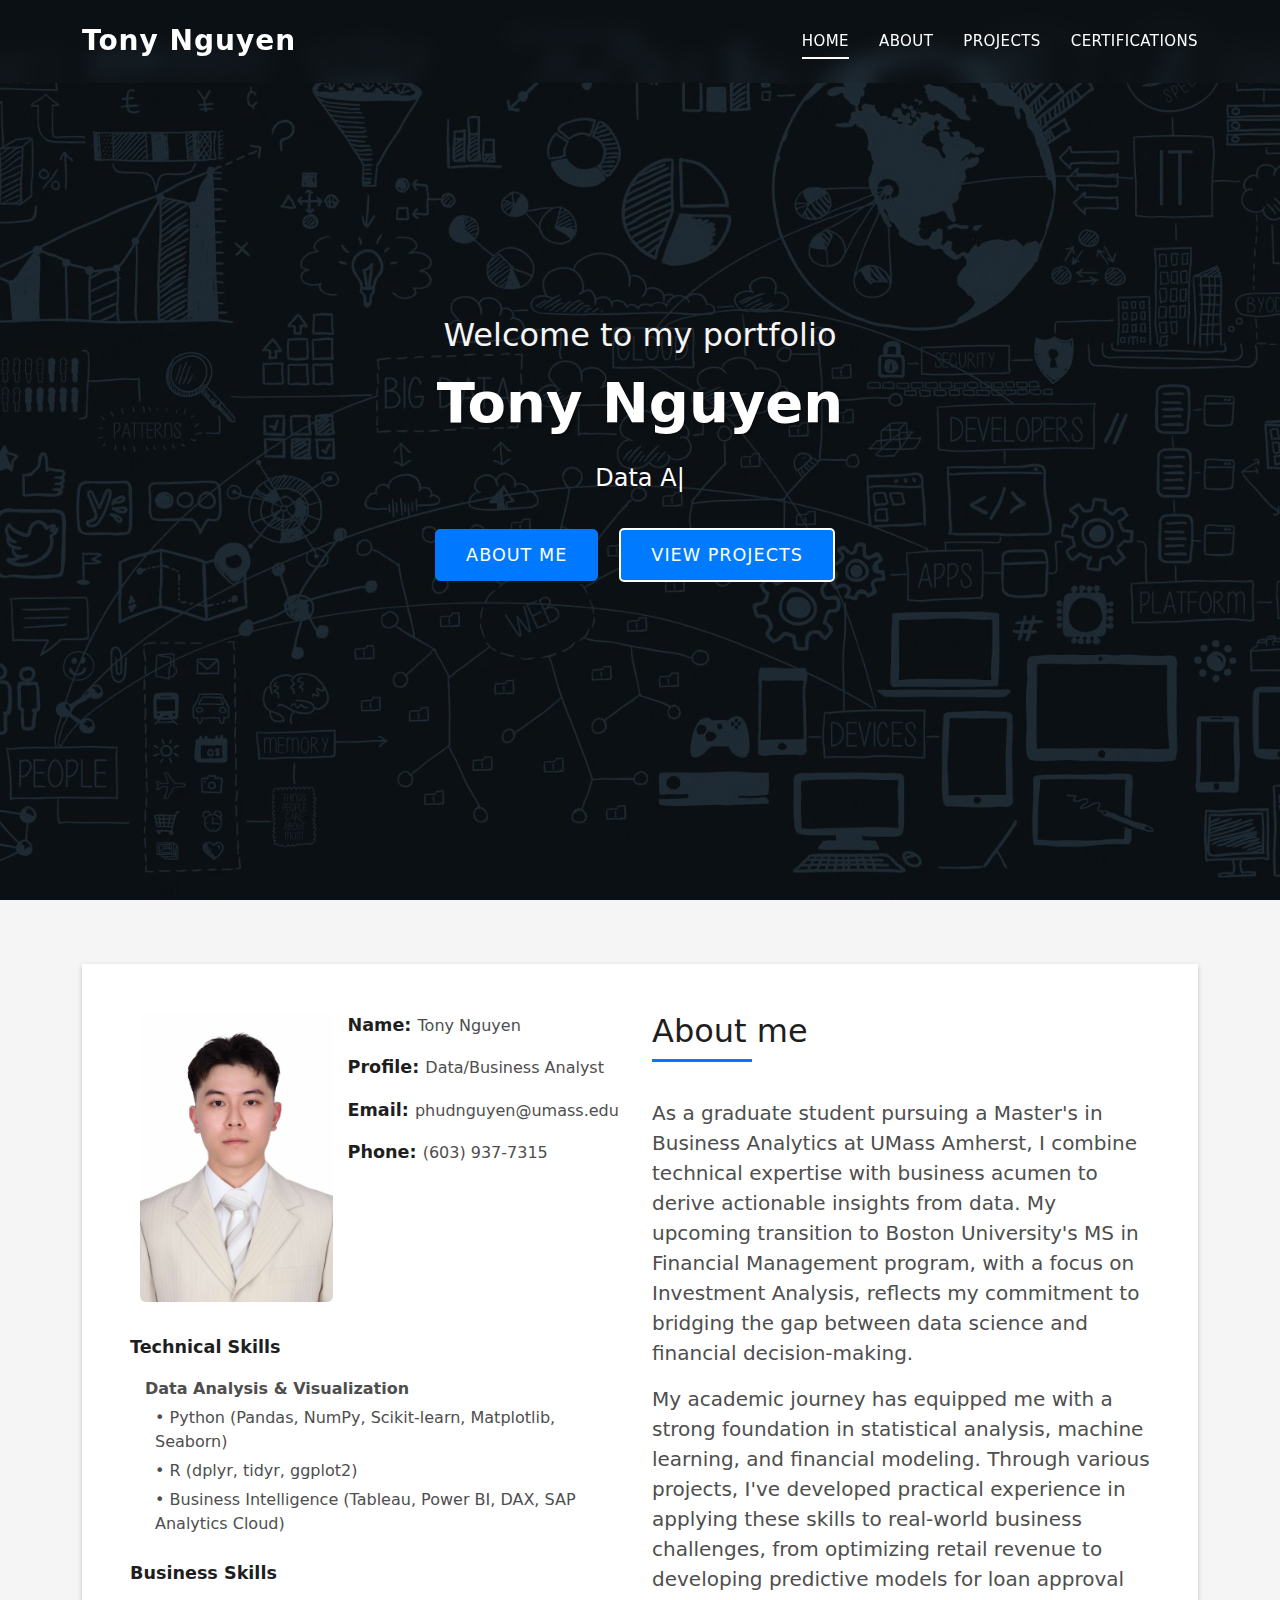
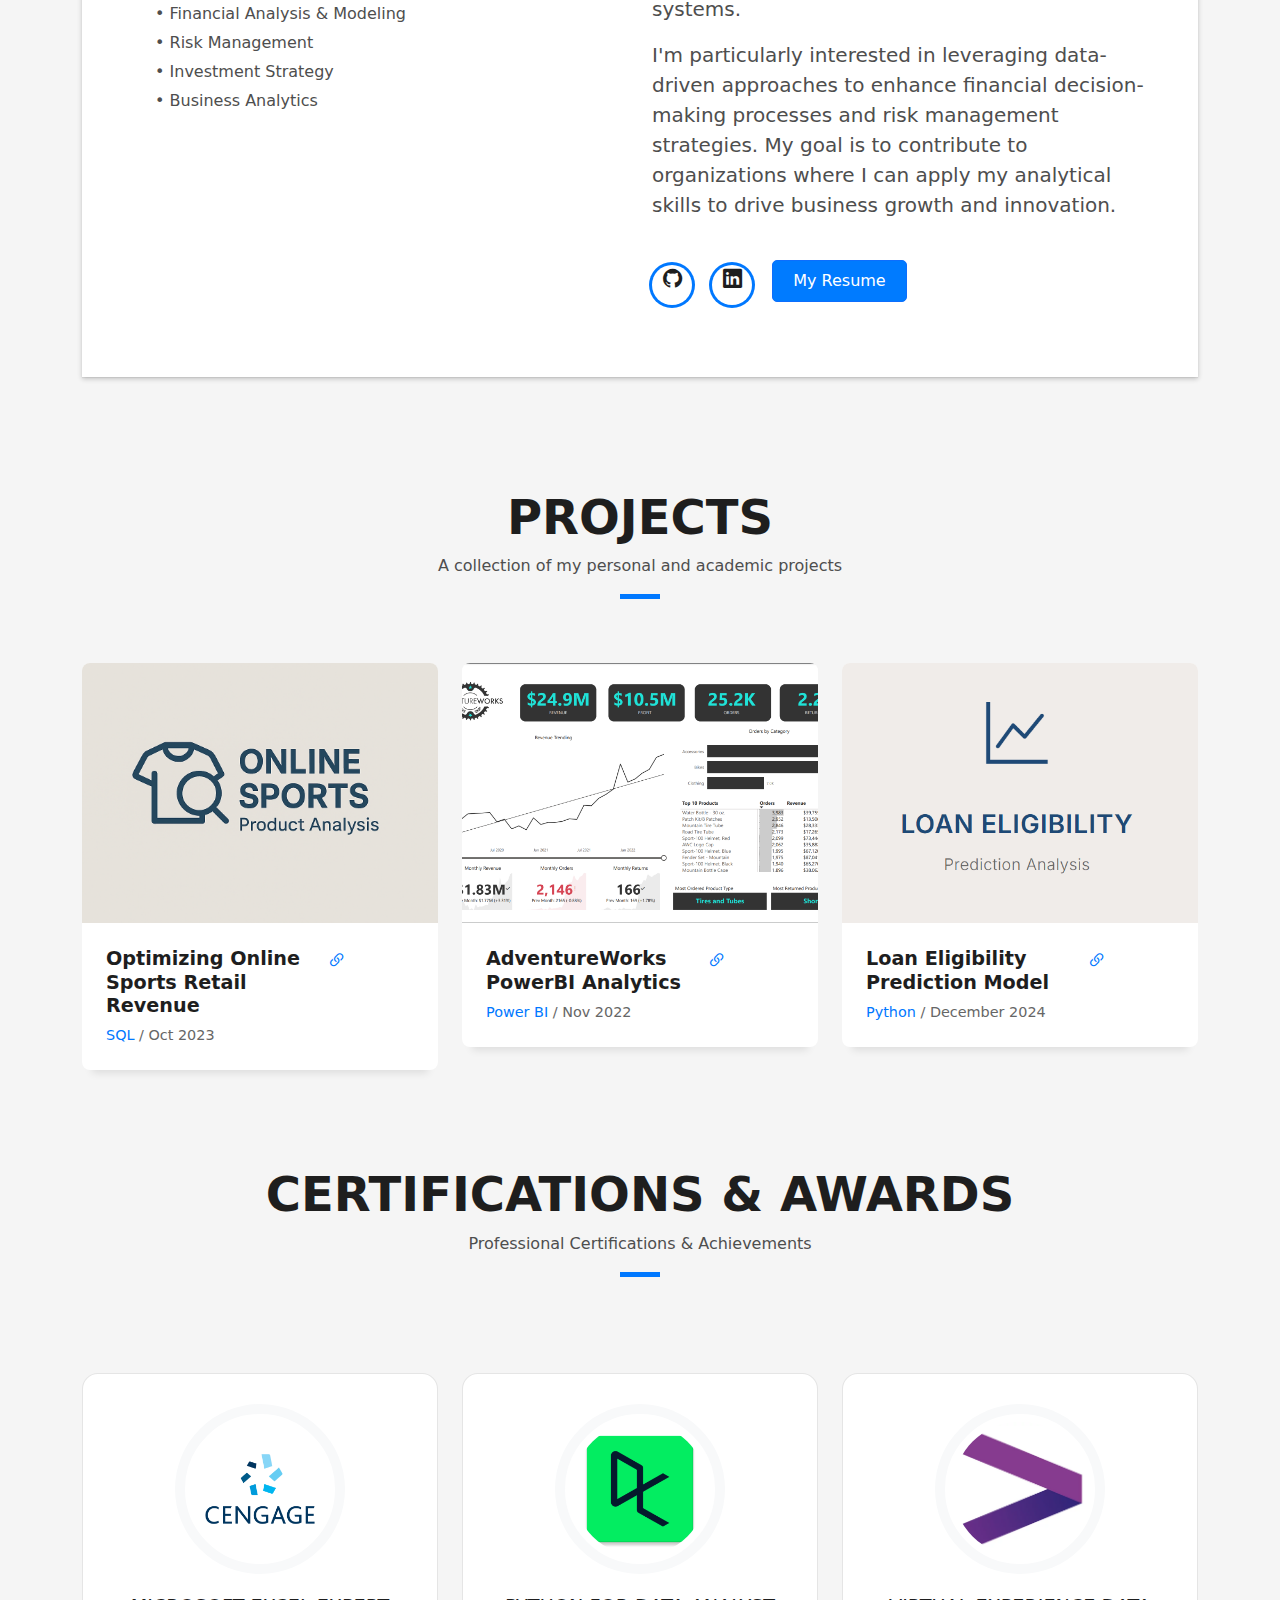
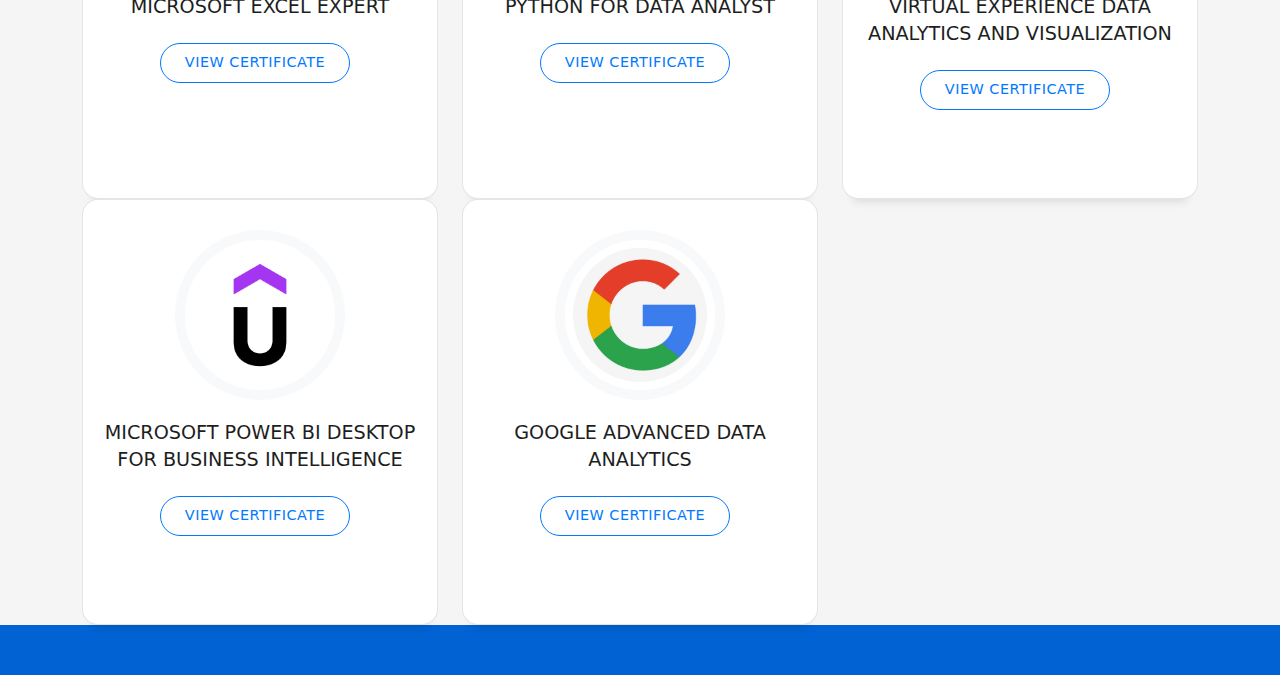
<file: index.html>
<!DOCTYPE html>
<html lang="en">
  <!-- Google tag (gtag.js) -->
  <script async src="https://www.googletagmanager.com/gtag/js?id=G-LC5VJGN5XX"></script>
  <script>
    window.dataLayer = window.dataLayer || [];
    function gtag(){dataLayer.push(arguments);}
    gtag('js', new Date());

    gtag('config', 'G-LC5VJGN5XX');
  </script>
<head>
  <meta charset="utf-8">
  <meta content="width=device-width, initial-scale=1.0" name="viewport">

  <title>Tony Nguyen</title>
  <meta content="" name="description">
  <meta content="" name="keywords">

  <!-- Favicons -->
  <link href="assets/img/favicon.png" rel="icon">
  <link href="assets/img/apple-touch-icon.png" rel="apple-touch-icon">

  <!-- Vendor CSS Files -->
  <link href="assets/vendor/bootstrap/css/bootstrap.min.css" rel="stylesheet">
  <link href="assets/vendor/bootstrap-icons/bootstrap-icons.css" rel="stylesheet">
  <link href="assets/vendor/glightbox/css/glightbox.min.css" rel="stylesheet">
  <link href="assets/vendor/swiper/swiper-bundle.min.css" rel="stylesheet">

  <!-- Template Main CSS File -->
  <link href="assets/css/style.css" rel="stylesheet">

  <!-- =======================================================
  * Template Name: DevFolio
  * Updated: Jul 27 2023 with Bootstrap v5.3.1
  * Template URL: https://bootstrapmade.com/devfolio-bootstrap-portfolio-html-template/
  * Author: BootstrapMade.com
  * License: https://bootstrapmade.com/license/
  ======================================================== -->
</head>

<body>

  <!-- ======= Header ======= -->
  <header id="header" class="fixed-top">
    <div class="container d-flex align-items-center justify-content-between">

      <h1 class="logo"><a href="index.html">Tony Nguyen</a></h1>

      <nav id="navbar" class="navbar">
        <ul>
          <li><a class="nav-link scrollto active" href="#hero">Home</a></li>
          <li><a class="nav-link scrollto" href="#about">About</a></li>
          <li><a class="nav-link scrollto" href="#work">Projects</a></li>
          <li><a class="nav-link scrollto" href="#services">Certifications</a></li>
        </ul>
        <i class="bi bi-list mobile-nav-toggle"></i>
      </nav><!-- .navbar -->

    </div>
  </header><!-- End Header -->

  <!-- ======= Home Section ======= -->
  <div id="hero" class="hero route bg-image" style="background-image: url(assets/img/logo.jpg)">
    <div class="overlay-itro"></div>
    <div class="hero-content display-table">
      <div class="table-cell">
        <div class="container">
          <p class="display-6 color-d">Welcome to my portfolio</p>
          <h1 class="hero-title mb-4">Tony Nguyen</h1>
          <p class="hero-subtitle"><span class="typed"
              data-typed-items="Data Analyst, Business Analyst, Financial Analyst, Graduate Student"></span></p>
          <div class="hero-buttons mt-4">
            <a href="#about" class="btn btn-primary me-3">About Me</a>
            <a href="#work" class="btn btn-outline-light">View Projects</a>
          </div>
        </div>
      </div>
    </div>
  </div><!-- End Home Section -->

  <main id="main">

    <!-- ======= About Section ======= -->
    <section id="about" class="about-mf sect-pt4 route">
      <div class="container">
        <div class="row">
          <div class="col-sm-12">
            <div class="box-shadow-full">
              <div class="row">
                <div class="col-md-6">
                  <div class="row">
                    <div class="col-sm-6 col-md-5">
                      <div class="about-img">
                        <img src="assets/img/hero-bg.jpg" class="img-fluid rounded b-shadow-a" alt="">
                      </div>
                    </div>
                    <div class="col-sm-6 col-md-7">
                      <div class="about-info">
                        <p><span class="title-s">Name: </span> <span>Tony Nguyen</span></p>
                        <p><span class="title-s">Profile: </span> <span>Data/Business Analyst</span></p>
                        <p><span class="title-s">Email: </span> <span>phudnguyen@umass.edu</span></p>
                        <p><span class="title-s">Phone: </span> <span>(603) 937-7315</span></p>
                      </div>
                    </div>
                  </div>
                  <div class="skill-mf">
                    <p class="title-s">Technical Skills</p>
                    <div class="skill-category">
                      <p class="skill-header">Data Analysis & Visualization</p>
                      <p>• Python (Pandas, NumPy, Scikit-learn, Matplotlib, Seaborn)</p>
                      <p>• R (dplyr, tidyr, ggplot2)</p>
                      <p>• Business Intelligence (Tableau, Power BI, DAX, SAP Analytics Cloud)</p>
                    </div>
                  </div>
                  <div class="skill-mf">
                    <p class="title-s">Business Skills</p>
                    <div class="skill-category">
                      <p>• Financial Analysis & Modeling</p>
                      <p>• Risk Management</p>
                      <p>• Investment Strategy</p>
                      <p>• Business Analytics</p>
                    </div>
                  </div>
                </div>
                <div class="col-md-6">
                  <div class="about-me pt-4 pt-md-0">
                    <div class="title-box-2">
                      <h5 class="title-left">About me</h5>
                    </div>
                    <p class="lead">
                      As a graduate student pursuing a Master's in Business Analytics at UMass Amherst, I combine technical expertise with business acumen to derive actionable insights from data. My upcoming transition to Boston University's MS in Financial Management program, with a focus on Investment Analysis, reflects my commitment to bridging the gap between data science and financial decision-making.
                    </p>
                    <p class="lead">
                      My academic journey has equipped me with a strong foundation in statistical analysis, machine learning, and financial modeling. Through various projects, I've developed practical experience in applying these skills to real-world business challenges, from optimizing retail revenue to developing predictive models for loan approval systems.
                    </p>
                    <p class="lead">
                      I'm particularly interested in leveraging data-driven approaches to enhance financial decision-making processes and risk management strategies. My goal is to contribute to organizations where I can apply my analytical skills to drive business growth and innovation.
                    </p>
                  </div>
                  <div class="socials">
                    <ul>
                      <li><a href="https://github.com/tonynguyen22"><span class="ico-circle"><i
                              class="bi bi-github"></i></span></a></li>
                      <li><a href="https://www.linkedin.com/in/tonynguyennn/"><span class="ico-circle"><i
                              class="bi bi-linkedin"></i></span></a></li>
                      <li><a href="Tony-resume.pdf" class="btn btn-primary"><span class="btn-text">My Resume</span></a>
                      </li>
                    </ul>
                  </div>
                </div>
              </div>
            </div>
          </div>
        </div>
    </section><!-- End About Section -->



    <!-- ======= Project Section ======= -->
    <section id="work" class="portfolio-mf sect-pt4 route">
      <div class="container">
        <div class="row">
          <div class="col-sm-12">
            <div class="title-box text-center">
              <h3 class="title-a">
                Projects
              </h3>
              <p class="subtitle-a">
                A collection of my personal and academic projects
              </p>
              <div class="line-mf"></div>
            </div>
          </div>
        </div>
        <div class="row">
          <!-- Project 1 -->
          <div class="col-md-4">
            <div class="work-box">
              <div class="work-img">
                <img src="assets/img/work-1.png" alt="SQL Project" class="img-fluid">
              </div>
              <div class="work-content">
                <div class="row">
                  <div class="col-sm-8">
                    <h2 class="w-title">Optimizing Online Sports Retail Revenue</h2>
                    <div class="w-more">
                      <span class="w-ctegory">SQL</span> / <span class="w-date">Oct 2023</span>
                    </div>
                  </div>
                  <div class="col-sm-4">
                    <div class="w-like">
                      <a href="sqlproject.html"> <span class="bi bi-link-45deg"></span></a>
                    </div>
                  </div>
                </div>
              </div>
            </div>
          </div>
          <!-- Project 2 -->
          <div class="col-md-4">
            <div class="work-box">
              <a href="assets/img/work-2.jpg" data-gallery="portfolioGallery" class="portfolio-lightbox">
                <div class="work-img">
                  <img src="assets/img/work-2.jpg" alt="PowerBI Project" class="img-fluid">
                  <div class="work-overlay">
                    <div class="work-overlay-content">
                      <i class="bi bi-plus-circle"></i>
                    </div>
                  </div>
                </div>
              </a>
              <div class="work-content">
                <div class="row">
                  <div class="col-sm-8">
                    <h2 class="w-title">AdventureWorks PowerBI Analytics</h2>
                    <div class="w-more">
                      <span class="w-ctegory">Power BI</span> / <span class="w-date">Nov 2022</span>
                    </div>
                  </div>
                  <div class="col-sm-4">
                    <div class="w-like">
                      <a href="powerbi.html"> <span class="bi bi-link-45deg"></span></a>
                    </div>
                  </div>
                </div>
              </div>
            </div>
          </div>
          <!-- Project 3 -->
          <div class="col-md-4">
            <div class="work-box">
              <a href="assets/img/work-3.png" data-gallery="portfolioGallery" class="portfolio-lightbox">
                <div class="work-img">
                  <img src="assets/img/work-3.png" alt="Python Project" class="img-fluid">
                  <div class="work-overlay">
                    <div class="work-overlay-content">
                      <i class="bi bi-plus-circle"></i>
                    </div>
                  </div>
                </div>
              </a>
              <div class="work-content">
                <div class="row">
                  <div class="col-sm-8">
                    <h2 class="w-title">Loan Eligibility Prediction Model</h2>
                    <div class="w-more">
                      <span class="w-ctegory">Python</span> / <span class="w-date">December 2024</span>
                    </div>
                  </div>
                  <div class="col-sm-4">
                    <div class="w-like">
                      <a href="loanprediction.html"> <span class="bi bi-link-45deg"></span></a>
                    </div>
                  </div>
                </div>
              </div>
            </div>
          </div>
        </div>
      </div>
    </section>
    <!-- End Project Section -->

    <!-- ======= Certification Section ======= -->
    <section id="services" class="services-mf pt-5 route">
      <div class="container">
        <div class="row">
          <div class="col-sm-12">
            <div class="title-box text-center">
              <h3 class="title-a">
                Certifications & Awards
              </h3>
              <p class="subtitle-a">
                Professional Certifications & Achievements
              </p>
              <div class="line-mf"></div>
            </div>
          </div>
        </div>
        <div class="row">
          <!-- 1 -->
          <div class="col-md-4">
            <div class="service-box">
              <div class="service-ico">
                <img src="assets/img/cengage.png" alt="Certification 1" style="object-fit:cover; width:150px; height:150px;">
              </div>
              <div class="service-content">
                <h2 class="s-title">Microsoft Excel Expert</h2>
                <div class="cert-badge">
                  <a href="https://badgr.com/public/assertions/MqZsWSuSRmmCKo5MKcyrOQ" target="_blank" class="btn btn-outline-primary btn-sm">View Certificate</a>
                </div>
              </div>
            </div>
          </div>
          <!-- 2 -->
          <div class="col-md-4">
            <div class="service-box">
              <div class="service-ico">
                <img src="assets/img/datacamp.png" alt="Certification 2" style="object-fit:cover; width:150px; height:150px;">
              </div>
              <div class="service-content">
                <h2 class="s-title">Python for Data Analyst</h2>
                <div class="cert-badge">
                  <a href="certificate.pdf" target="_blank" class="btn btn-outline-primary btn-sm">View Certificate</a>
                </div>
              </div>
            </div>
          </div>
          <!-- 3 -->
          <div class="col-md-4">
            <div class="service-box">
              <div class="service-ico">
                <img src="assets/img/accenture.png" alt="Certification 3" style="object-fit:cover; width:150px; height:150px;">
              </div>
              <div class="service-content">
                <h2 class="s-title">Virtual Experience Data Analytics and Visualization</h2>
                <div class="cert-badge">
                  <a href="https://forage-uploads-prod.s3.amazonaws.com/completion-certificates/Accenture%20North%20America/hzmoNKtzvAzXsEqx8_Accenture%20North%20America_Nej7Pb5LXx6R5vpTn_1694522646216_completion_certificate.pdf" target="_blank" class="btn btn-outline-primary btn-sm">View Certificate</a>
                </div>
              </div>
            </div>
          </div>
          <!-- 4 -->
          <div class="col-md-4">
            <div class="service-box">
              <div class="service-ico">
                <img src="assets/img/udemy.png" alt="Certification 4" style="object-fit:cover; width:150px; height:150px;">
              </div>
              <div class="service-content">
                <h2 class="s-title">Microsoft Power BI Desktop for Business Intelligence</h2>
                <div class="cert-badge">
                  <a href="https://www.udemy.com/certificate/UC-7674714f-9a4a-4874-aff0-89ed9a353a37/" target="_blank" class="btn btn-outline-primary btn-sm">View Certificate</a>
                </div>
              </div>
            </div>
          </div>
          <!-- 5 -->
          <div class="col-md-4">
            <div class="service-box">
              <div class="service-ico">
                <img src="assets/img/google.png" alt="Certification 5" style="object-fit:cover; width:150px; height:150px;">
              </div>
              <div class="service-content">
                <h2 class="s-title">Google Advanced Data Analytics</h2>
                <div class="cert-badge">
                  <a href="https://coursera.org/share/58727ab01bc99de4895c769d82eed911" target="_blank" class="btn btn-outline-primary btn-sm">View Certificate</a>
                </div>
              </div>
            </div>
          </div>
        </div>
      </div>
    </section>

  </main><!-- End #main -->

  <!-- ======= Footer ======= -->
  <footer>
    <div class="container">
      <div class="row">
        <div class="col-sm-12">
          <div class="copyright-box">
            <div class="credits">
              <!--
              All the links in the footer should remain intact.
              You can delete the links only if you purchased the pro version.
              Licensing information: https://bootstrapmade.com/license/
              Purchase the pro version with working PHP/AJAX contact form: https://bootstrapmade.com/buy/?theme=DevFolio
            -->
            </div>
          </div>
        </div>
      </div>
    </div>
  </footer><!-- End  Footer -->

  <div id="preloader"></div>
  <a href="#" class="back-to-top d-flex align-items-center justify-content-center"><i
      class="bi bi-arrow-up-short"></i></a>

  <!-- Vendor JS Files -->
  <script src="assets/vendor/purecounter/purecounter_vanilla.js"></script>
  <script src="assets/vendor/bootstrap/js/bootstrap.bundle.min.js"></script>
  <script src="assets/vendor/glightbox/js/glightbox.min.js"></script>
  <script src="assets/vendor/swiper/swiper-bundle.min.js"></script>
  <script src="assets/vendor/typed.js/typed.umd.js"></script>
  <script src="assets/vendor/php-email-form/validate.js"></script>

  <!-- Template Main JS File -->
  <script src="assets/js/main.js"></script>

</body>

</html>
</file>
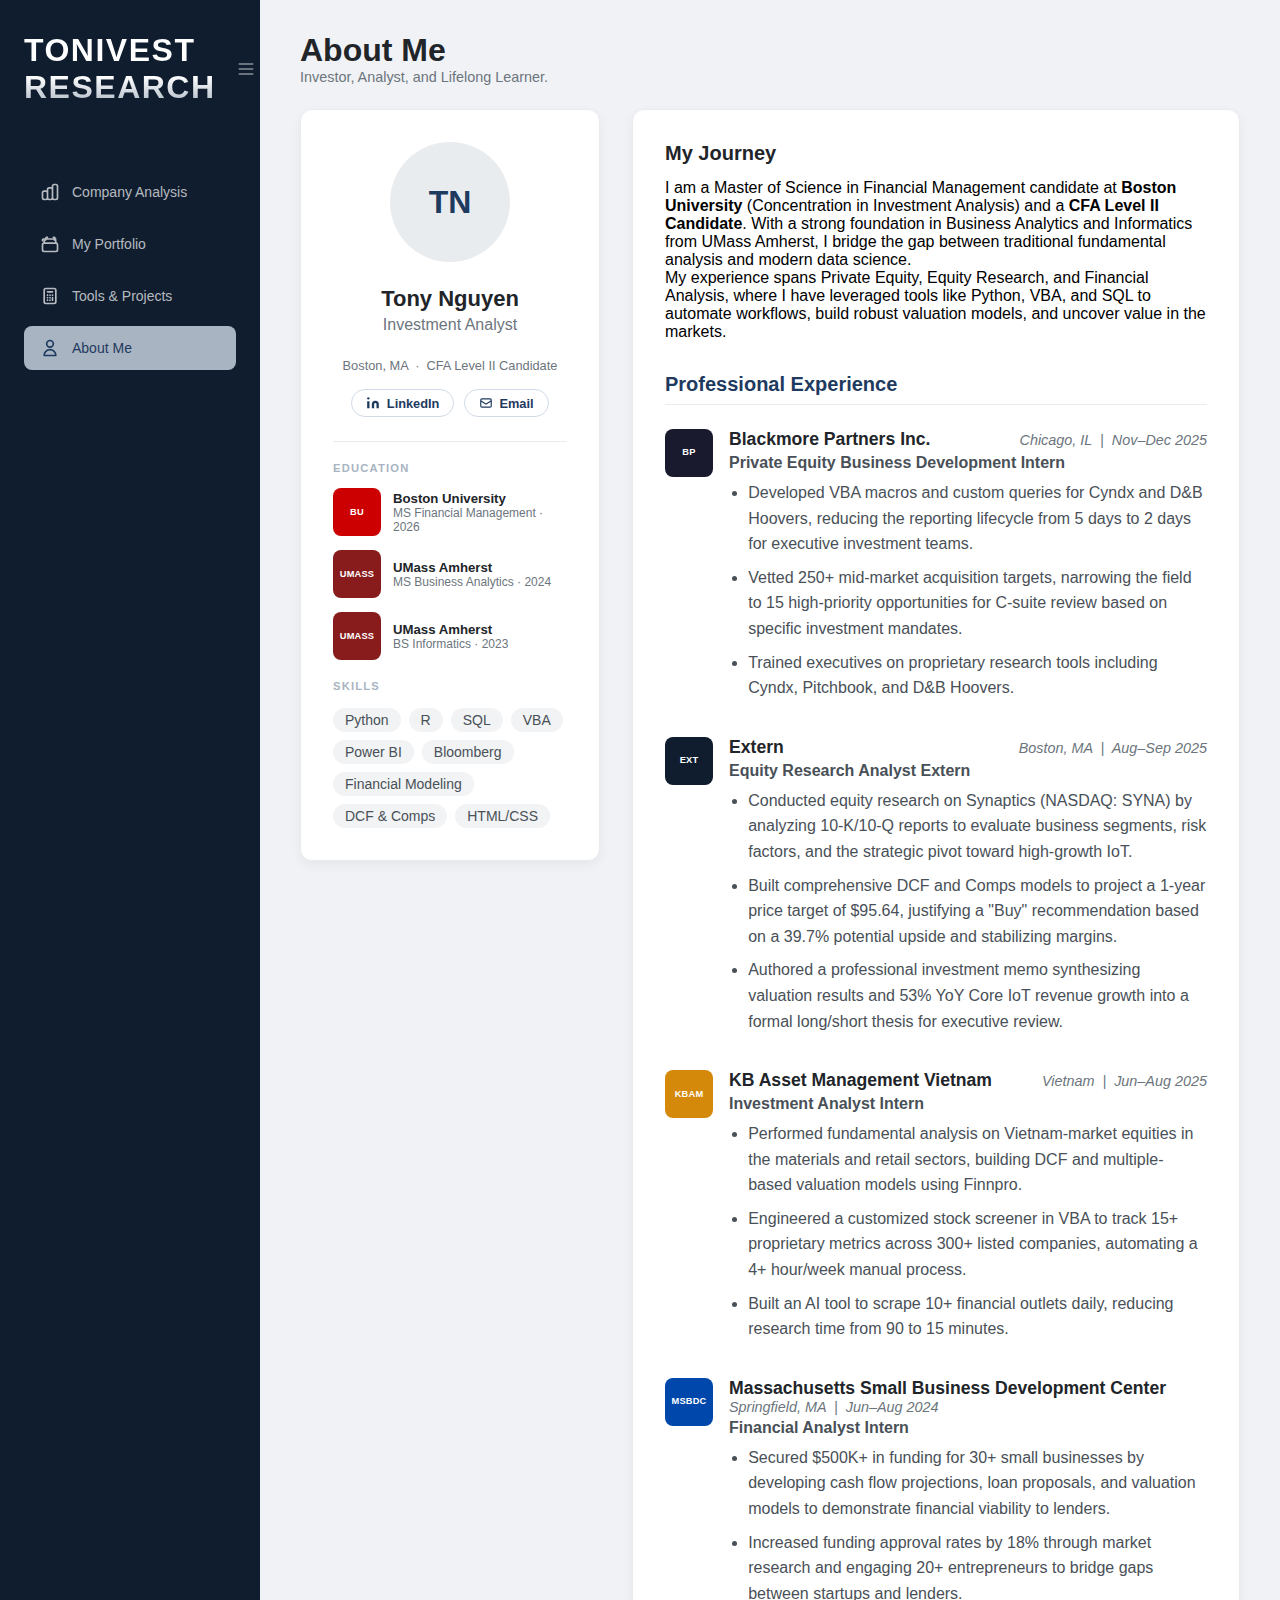
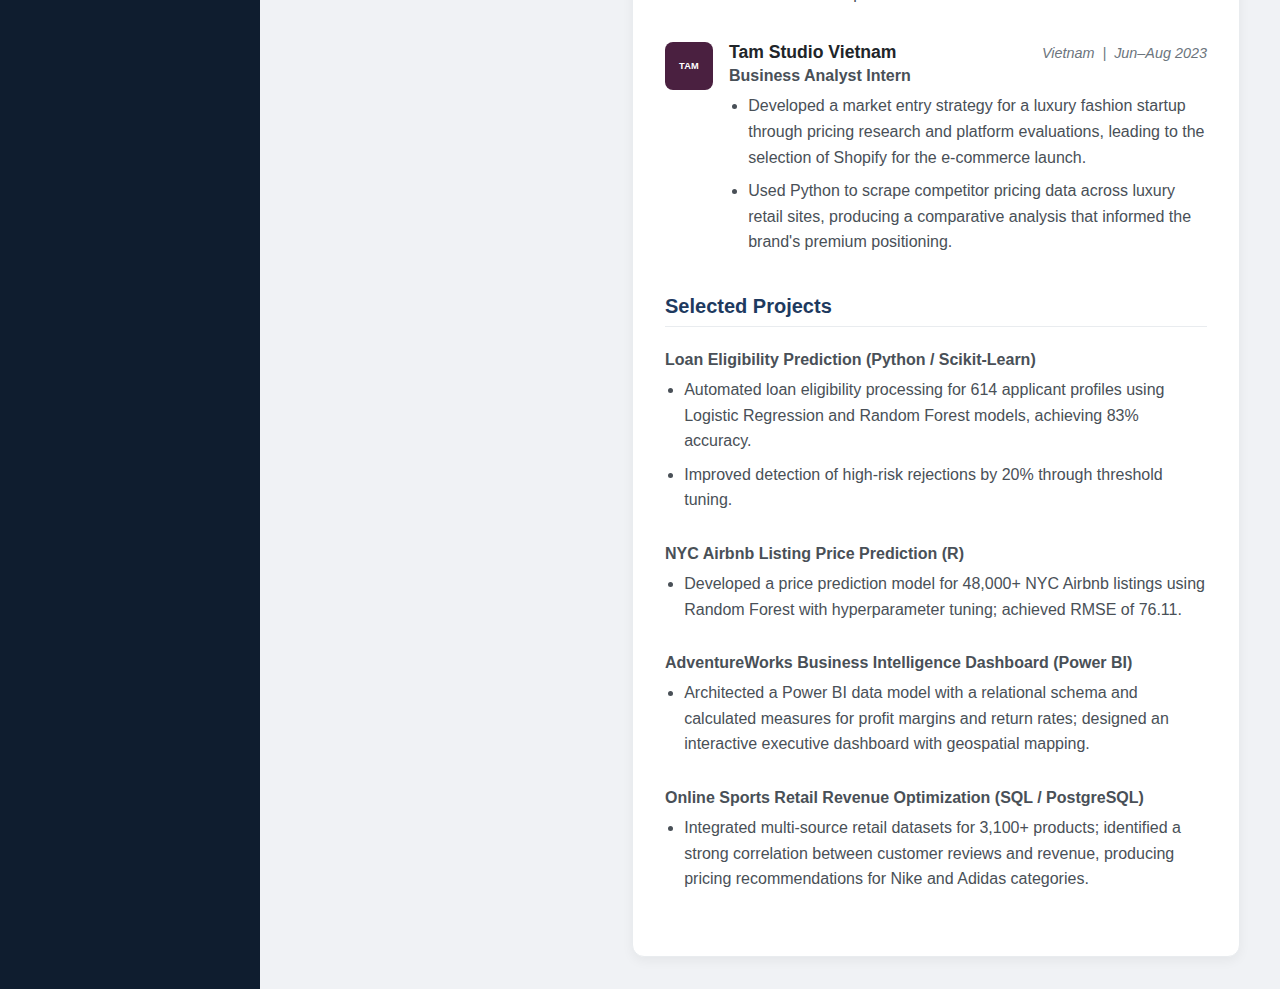
<file: about.html>
<!DOCTYPE html>
<html lang="en">
<head>
    <meta charset="UTF-8">
    <meta name="viewport" content="width=device-width, initial-scale=1.0">
    <title>About Me - Tonivest Research</title>
    <link rel="icon" href="assets/logo-nav.png" type="image/png">
    <link rel="stylesheet" href="styles.css">
</head>
<body>
    <div class="app-container">
        <aside class="sidebar">
            <div class="sidebar-logo">
                <span class="logo-text">Tonivest Research</span>
                <button id="sidebar-toggle" class="sidebar-toggle" aria-label="Toggle Sidebar">
                    <svg width="20" height="20" fill="none" stroke="currentColor" viewBox="0 0 24 24"><path stroke-linecap="round" stroke-linejoin="round" stroke-width="2" d="M4 6h16M4 12h16M4 18h16"/></svg>
                </button>
            </div>
            <nav class="sidebar-nav">
                <a href="index.html" class="nav-item">
                    <svg class="nav-icon" fill="none" stroke="currentColor" viewBox="0 0 24 24"><path stroke-linecap="round" stroke-linejoin="round" stroke-width="2" d="M9 19v-6a2 2 0 00-2-2H5a2 2 0 00-2 2v6a2 2 0 002 2h2a2 2 0 002-2zm0 0V9a2 2 0 012-2h2a2 2 0 012 2v10m-6 0a2 2 0 002 2h2a2 2 0 002-2m0 0V5a2 2 0 012-2h2a2 2 0 012 2v14a2 2 0 01-2 2h-2a2 2 0 01-2-2z"/></svg>
                    <span class="nav-label">Company Analysis</span>
                </a>
                <a href="port.html" class="nav-item">
                    <svg class="nav-icon" fill="none" stroke="currentColor" viewBox="0 0 24 24"><path stroke-linecap="round" stroke-linejoin="round" stroke-width="2" d="M19 11H5m14 0a2 2 0 012 2v6a2 2 0 01-2 2H5a2 2 0 01-2-2v-6a2 2 0 012-2m14 0V9a2 2 0 00-2-2M5 11V9a2 2 0 012-2m0 0V5a2 2 0 011-1h1m-1 1v1m0 0H4a1 1 0 00-1 1v1m2-2h14m-1 0V5a2 2 0 00-1-1h-1m1 1v1"/></svg>
                    <span class="nav-label">My Portfolio</span>
                </a>
                <a href="tools.html" class="nav-item">
                    <svg class="nav-icon" fill="none" stroke="currentColor" viewBox="0 0 24 24"><path stroke-linecap="round" stroke-linejoin="round" stroke-width="2" d="M9 7h6m0 10v-3m-3 3h.01M9 17h.01M9 14h.01M12 14h.01M15 11h.01M12 11h.01M9 11h.01M7 21h10a2 2 0 002-2V5a2 2 0 00-2-2H7a2 2 0 00-2 2v14a2 2 0 002 2z"/></svg>
                    <span class="nav-label">Tools &amp; Projects</span>
                </a>
                <a href="about.html" class="nav-item active">
                    <svg class="nav-icon" fill="none" stroke="currentColor" viewBox="0 0 24 24"><path stroke-linecap="round" stroke-linejoin="round" stroke-width="2" d="M16 7a4 4 0 11-8 0 4 4 0 018 0zM12 14a7 7 0 00-7 7h14a7 7 0 00-7-7z"/></svg>
                    <span class="nav-label">About Me</span>
                </a>
            </nav>
        </aside>

        <main class="main-content">
            <div class="valuation-container">
                <div class="valuation-header">
                    <div class="page-title">
                        <h1>About Me</h1>
                        <p>Investor, Analyst, and Lifelong Learner.</p>
                    </div>
                </div>

                <div class="about-grid">
                    <!-- ── Left: Profile Card ── -->
                    <div class="about-card profile-card">
                        <div class="profile-header">
                            <div class="profile-avatar">
                                <span style="font-size:2rem; font-weight:800; color:#1E3A5F;">TN</span>
                            </div>
                            <h2 style="font-size:1.375rem; font-weight:700; color:#212529; margin-bottom:0.25rem;">Tony Nguyen</h2>
                            <p class="profile-role">Investment Analyst</p>
                            <p style="font-size:0.8rem; color:#6c757d; margin-bottom:1rem;">Boston, MA &nbsp;·&nbsp; CFA Level II Candidate</p>
                            <div class="profile-socials">
                                <a href="https://www.linkedin.com/in/tonynguyennn/" target="_blank" class="social-link">
                                    <svg width="14" height="14" fill="currentColor" viewBox="0 0 24 24"><path d="M16 8a6 6 0 016 6v7h-4v-7a2 2 0 00-2-2 2 2 0 00-2 2v7h-4v-7a6 6 0 016-6zM2 9h4v12H2z"/><circle cx="4" cy="4" r="2"/></svg>
                                    LinkedIn
                                </a>
                                <a href="mailto:tonyng22@bu.edu" class="social-link">
                                    <svg width="14" height="14" fill="none" stroke="currentColor" viewBox="0 0 24 24"><path stroke-linecap="round" stroke-linejoin="round" stroke-width="2" d="M3 8l7.89 5.26a2 2 0 002.22 0L21 8M5 19h14a2 2 0 002-2V7a2 2 0 00-2-2H5a2 2 0 00-2 2v10a2 2 0 002 2z"/></svg>
                                    Email
                                </a>
                            </div>
                        </div>

                        <!-- Quick Facts -->
                        <div style="margin-top:1.5rem; border-top:1px solid #e9ecef; padding-top:1.25rem;">
                            <p style="font-size:0.7rem; font-weight:700; text-transform:uppercase; letter-spacing:1.2px; color:#A9B4C2; margin-bottom:0.875rem;">Education</p>

                            <div style="display:flex; align-items:center; gap:0.75rem; margin-bottom:0.875rem;">
                                <span class="org-badge org-bu">BU</span>
                                <div>
                                    <div style="font-size:0.825rem; font-weight:700; color:#212529;">Boston University</div>
                                    <div style="font-size:0.75rem; color:#6c757d;">MS Financial Management · 2026</div>
                                </div>
                            </div>

                            <div style="display:flex; align-items:center; gap:0.75rem; margin-bottom:0.875rem;">
                                <span class="org-badge org-umass">UMass</span>
                                <div>
                                    <div style="font-size:0.825rem; font-weight:700; color:#212529;">UMass Amherst</div>
                                    <div style="font-size:0.75rem; color:#6c757d;">MS Business Analytics · 2024</div>
                                </div>
                            </div>

                            <div style="display:flex; align-items:center; gap:0.75rem;">
                                <span class="org-badge org-umass">UMass</span>
                                <div>
                                    <div style="font-size:0.825rem; font-weight:700; color:#212529;">UMass Amherst</div>
                                    <div style="font-size:0.75rem; color:#6c757d;">BS Informatics · 2023</div>
                                </div>
                            </div>

                            <p style="font-size:0.7rem; font-weight:700; text-transform:uppercase; letter-spacing:1.2px; color:#A9B4C2; margin:1.25rem 0 0.875rem;">Skills</p>
                            <div class="skills-container">
                                <span class="skill-tag">Python</span>
                                <span class="skill-tag">R</span>
                                <span class="skill-tag">SQL</span>
                                <span class="skill-tag">VBA</span>
                                <span class="skill-tag">Power BI</span>
                                <span class="skill-tag">Bloomberg</span>
                                <span class="skill-tag">Financial Modeling</span>
                                <span class="skill-tag">DCF &amp; Comps</span>
                                <span class="skill-tag">HTML/CSS</span>
                            </div>
                        </div>
                    </div>

                    <!-- ── Right: Bio + Experience ── -->
                    <div class="about-card bio-card">
                        <!-- Bio -->
                        <h3 style="font-size:1.25rem; font-weight:700; color:#212529; margin-bottom:0.875rem;">My Journey</h3>
                        <p>
                            I am a Master of Science in Financial Management candidate at <strong>Boston University</strong> (Concentration in Investment Analysis) and a <strong>CFA Level II Candidate</strong>. With a strong foundation in Business Analytics and Informatics from UMass Amherst, I bridge the gap between traditional fundamental analysis and modern data science.
                        </p>
                        <p>
                            My experience spans Private Equity, Equity Research, and Financial Analysis, where I have leveraged tools like Python, VBA, and SQL to automate workflows, build robust valuation models, and uncover value in the markets.
                        </p>

                        <!-- Professional Experience -->
                        <h3 class="section-title">Professional Experience</h3>

                        <div class="resume-item-enhanced">
                            <span class="org-badge org-blackmore" title="Blackmore Partners">BP</span>
                            <div class="resume-item-body">
                                <div class="resume-header">
                                    <span class="resume-title">Blackmore Partners Inc.</span>
                                    <span class="resume-date">Chicago, IL &nbsp;|&nbsp; Nov–Dec 2025</span>
                                </div>
                                <span class="resume-subtitle">Private Equity Business Development Intern</span>
                                <ul class="resume-list">
                                    <li>Developed VBA macros and custom queries for Cyndx and D&amp;B Hoovers, reducing the reporting lifecycle from 5 days to 2 days for executive investment teams.</li>
                                    <li>Vetted 250+ mid-market acquisition targets, narrowing the field to 15 high-priority opportunities for C-suite review based on specific investment mandates.</li>
                                    <li>Trained executives on proprietary research tools including Cyndx, Pitchbook, and D&amp;B Hoovers.</li>
                                </ul>
                            </div>
                        </div>

                        <div class="resume-item-enhanced">
                            <span class="org-badge org-extern" title="Extern">EXT</span>
                            <div class="resume-item-body">
                                <div class="resume-header">
                                    <span class="resume-title">Extern</span>
                                    <span class="resume-date">Boston, MA &nbsp;|&nbsp; Aug–Sep 2025</span>
                                </div>
                                <span class="resume-subtitle">Equity Research Analyst Extern</span>
                                <ul class="resume-list">
                                    <li>Conducted equity research on Synaptics (NASDAQ: SYNA) by analyzing 10-K/10-Q reports to evaluate business segments, risk factors, and the strategic pivot toward high-growth IoT.</li>
                                    <li>Built comprehensive DCF and Comps models to project a 1-year price target of $95.64, justifying a "Buy" recommendation based on a 39.7% potential upside and stabilizing margins.</li>
                                    <li>Authored a professional investment memo synthesizing valuation results and 53% YoY Core IoT revenue growth into a formal long/short thesis for executive review.</li>
                                </ul>
                            </div>
                        </div>

                        <div class="resume-item-enhanced">
                            <span class="org-badge org-kbam" title="KB Asset Management Vietnam">KBAM</span>
                            <div class="resume-item-body">
                                <div class="resume-header">
                                    <span class="resume-title">KB Asset Management Vietnam</span>
                                    <span class="resume-date">Vietnam &nbsp;|&nbsp; Jun–Aug 2025</span>
                                </div>
                                <span class="resume-subtitle">Investment Analyst Intern</span>
                                <ul class="resume-list">
                                    <li>Performed fundamental analysis on Vietnam-market equities in the materials and retail sectors, building DCF and multiple-based valuation models using Finnpro.</li>
                                    <li>Engineered a customized stock screener in VBA to track 15+ proprietary metrics across 300+ listed companies, automating a 4+ hour/week manual process.</li>
                                    <li>Built an AI tool to scrape 10+ financial outlets daily, reducing research time from 90 to 15 minutes.</li>
                                </ul>
                            </div>
                        </div>

                        <div class="resume-item-enhanced">
                            <span class="org-badge org-msbdc" title="Massachusetts Small Business Development Center">MSBDC</span>
                            <div class="resume-item-body">
                                <div class="resume-header">
                                    <span class="resume-title">Massachusetts Small Business Development Center</span>
                                    <span class="resume-date">Springfield, MA &nbsp;|&nbsp; Jun–Aug 2024</span>
                                </div>
                                <span class="resume-subtitle">Financial Analyst Intern</span>
                                <ul class="resume-list">
                                    <li>Secured $500K+ in funding for 30+ small businesses by developing cash flow projections, loan proposals, and valuation models to demonstrate financial viability to lenders.</li>
                                    <li>Increased funding approval rates by 18% through market research and engaging 20+ entrepreneurs to bridge gaps between startups and lenders.</li>
                                </ul>
                            </div>
                        </div>

                        <div class="resume-item-enhanced">
                            <span class="org-badge org-tam" title="Tam Studio Vietnam">TAM</span>
                            <div class="resume-item-body">
                                <div class="resume-header">
                                    <span class="resume-title">Tam Studio Vietnam</span>
                                    <span class="resume-date">Vietnam &nbsp;|&nbsp; Jun–Aug 2023</span>
                                </div>
                                <span class="resume-subtitle">Business Analyst Intern</span>
                                <ul class="resume-list">
                                    <li>Developed a market entry strategy for a luxury fashion startup through pricing research and platform evaluations, leading to the selection of Shopify for the e-commerce launch.</li>
                                    <li>Used Python to scrape competitor pricing data across luxury retail sites, producing a comparative analysis that informed the brand's premium positioning.</li>
                                </ul>
                            </div>
                        </div>

                        <!-- Projects -->
                        <h3 class="section-title">Selected Projects</h3>

                        <div class="resume-item">
                            <span class="resume-subtitle">Loan Eligibility Prediction (Python / Scikit-Learn)</span>
                            <ul class="resume-list">
                                <li>Automated loan eligibility processing for 614 applicant profiles using Logistic Regression and Random Forest models, achieving 83% accuracy.</li>
                                <li>Improved detection of high-risk rejections by 20% through threshold tuning.</li>
                            </ul>
                        </div>

                        <div class="resume-item">
                            <span class="resume-subtitle">NYC Airbnb Listing Price Prediction (R)</span>
                            <ul class="resume-list">
                                <li>Developed a price prediction model for 48,000+ NYC Airbnb listings using Random Forest with hyperparameter tuning; achieved RMSE of 76.11.</li>
                            </ul>
                        </div>

                        <div class="resume-item">
                            <span class="resume-subtitle">AdventureWorks Business Intelligence Dashboard (Power BI)</span>
                            <ul class="resume-list">
                                <li>Architected a Power BI data model with a relational schema and calculated measures for profit margins and return rates; designed an interactive executive dashboard with geospatial mapping.</li>
                            </ul>
                        </div>

                        <div class="resume-item">
                            <span class="resume-subtitle">Online Sports Retail Revenue Optimization (SQL / PostgreSQL)</span>
                            <ul class="resume-list">
                                <li>Integrated multi-source retail datasets for 3,100+ products; identified a strong correlation between customer reviews and revenue, producing pricing recommendations for Nike and Adidas categories.</li>
                            </ul>
                        </div>
                    </div>
                </div>
            </div>
        </main>
    </div>

    <script>
        document.addEventListener('DOMContentLoaded', () => {
            const sidebar = document.querySelector('.sidebar');
            const toggleBtn = document.getElementById('sidebar-toggle');
            if (localStorage.getItem('sidebar-collapsed') === 'true') {
                sidebar.classList.add('collapsed');
            }
            toggleBtn.addEventListener('click', () => {
                sidebar.classList.toggle('collapsed');
                localStorage.setItem('sidebar-collapsed', sidebar.classList.contains('collapsed'));
            });
        });
    </script>
</body>
</html>
</file>
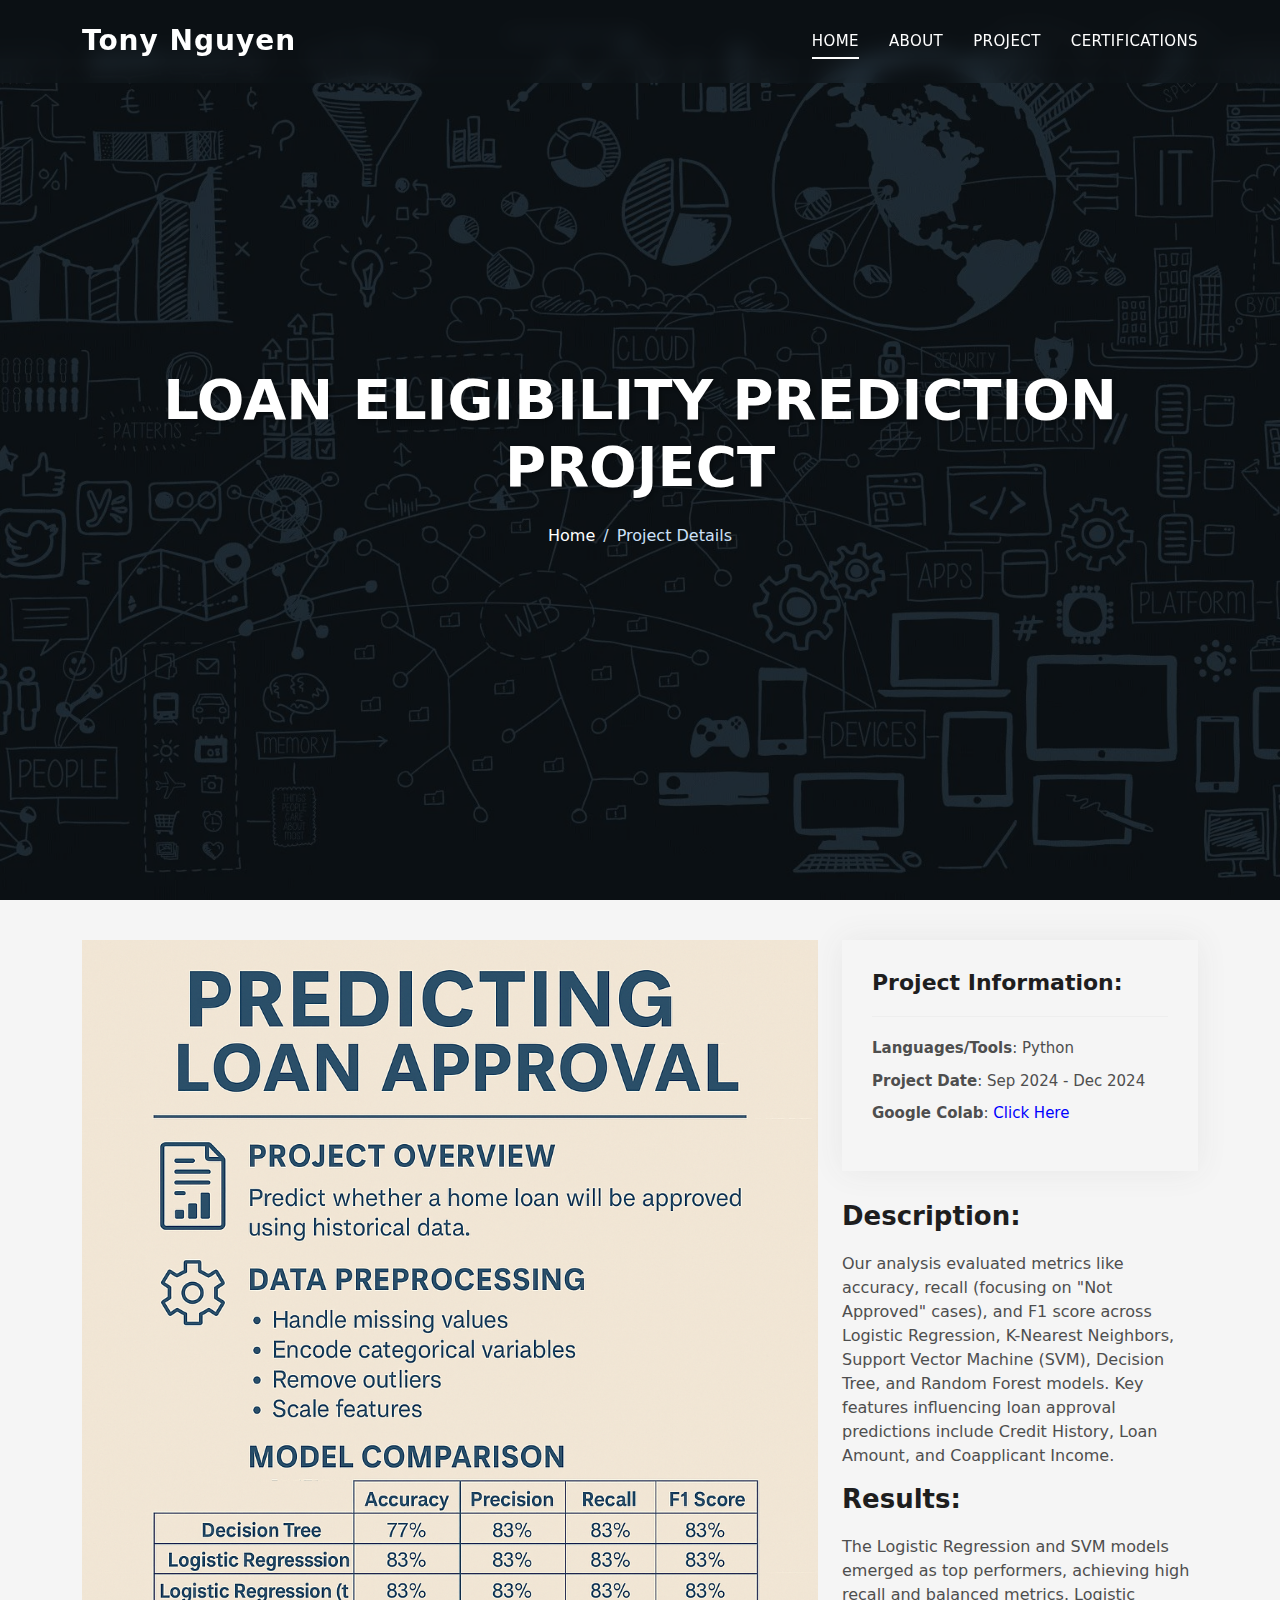
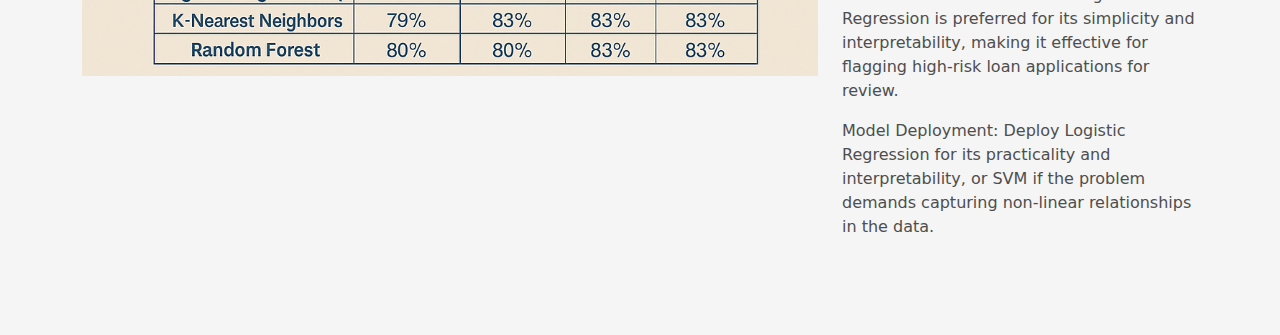
<file: loanprediction.html>
<!DOCTYPE html>
<html lang="en">

<head>
  <meta charset="utf-8">
  <meta content="width=device-width, initial-scale=1.0" name="viewport">

  <title>Projects</title>
  <meta content="" name="description">
  <meta content="" name="keywords">

  <!-- Favicons -->
  <link href="assets/img/favicon.png" rel="icon">
  <link href="assets/img/apple-touch-icon.png" rel="apple-touch-icon">

  <!-- Vendor CSS Files -->
  <link href="assets/vendor/bootstrap/css/bootstrap.min.css" rel="stylesheet">
  <link href="assets/vendor/bootstrap-icons/bootstrap-icons.css" rel="stylesheet">
  <link href="assets/vendor/glightbox/css/glightbox.min.css" rel="stylesheet">
  <link href="assets/vendor/swiper/swiper-bundle.min.css" rel="stylesheet">

  <!-- Template Main CSS File -->
  <link href="assets/css/style.css" rel="stylesheet">

  <!-- =======================================================
  * Template Name: DevFolio
  * Updated: Jul 27 2023 with Bootstrap v5.3.1
  * Template URL: https://bootstrapmade.com/devfolio-bootstrap-portfolio-html-template/
  * Author: BootstrapMade.com
  * License: https://bootstrapmade.com/license/
  ======================================================== -->
</head>

<body>

  <!-- ======= Header ======= -->
  <header id="header" class="fixed-top">
    <div class="container d-flex align-items-center justify-content-between">

      <h1 class="logo"><a href="index.html">Tony Nguyen</a></h1>
      <!-- Uncomment below if you prefer to use an image logo -->
      <!-- <a href="index.html" class="logo"><img src="assets/img/logo.png" alt="" class="img-fluid"></a>-->

      <nav id="navbar" class="navbar">
        <ul>
          <li><a class="nav-link scrollto active" href="index.html#home">Home</a></li>
          <li><a class="nav-link scrollto" href="index.html#about">About</a></li>
          <li><a class="nav-link scrollto " href="index.html#work">Project</a></li>
          <li><a class="nav-link scrollto" href="index.html#services">Certifications</a></li>
        </ul>
        <i class="bi bi-list mobile-nav-toggle"></i>
      </nav><!-- .navbar -->

    </div>
  </header><!-- End Header -->

  <div class="hero hero-single route bg-image" style="background-image: url(assets/img/logo.jpg)">
    <div class="overlay-mf"></div>
    <div class="hero-content display-table">
      <div class="table-cell">
        <div class="container">
          <h2 class="hero-title mb-4">Loan Eligibility Prediction Project</h2>
          <ol class="breadcrumb d-flex justify-content-center">
            <li class="breadcrumb-item">
              <a href="#">Home</a>
            </li>
            <li class="breadcrumb-item active">Project Details</li>
          </ol>
        </div>
      </div>
    </div>
  </div>

  <main id="main">

    <!-- ======= Portfolio Details Section ======= -->
    <section id="portfolio-details" class="portfolio-details">
      <div class="container">

        <div class="row gy-4">

          <div class="col-lg-8">
            <div class="portfolio-details-slider">
              <div class="align-items-center">
                <div>
                  <img src="assets/img/project3-img/img1.png" alt="" class="img-fluid">
                </div>
              </div>
            </div>
          </div>

          <div class="col-lg-4">
            <div class="portfolio-info">
              <h3>Project Information:</h3>
              <ul>
                <li><strong>Languages/Tools</strong>: Python</li>
                <li><strong>Project Date</strong>: Sep 2024 - Dec 2024</li>
                <li><strong>Google Colab</strong>: <a href="https://colab.research.google.com/drive/1m3IJGNL3jHolfki-ccU_fyKRbnWLtZkd?authuser=2#scrollTo=iJfE-DTRA_HT" style="color: blue;">Click Here</a></li>
              </ul>
            </div>
            <div class="portfolio-description">
              <h2>Description:</h2>
              <p>Our analysis evaluated metrics like accuracy, recall (focusing on "Not Approved" cases), and F1 score across Logistic Regression, K-Nearest Neighbors, Support Vector Machine (SVM), Decision Tree, and Random Forest models. Key features influencing loan approval predictions include Credit History, Loan Amount, and Coapplicant Income.</p>
              <h2>Results:</h2>
              <p>The Logistic Regression and SVM models emerged as top performers, achieving high recall and balanced metrics. Logistic Regression is preferred for its simplicity and interpretability, making it effective for flagging high-risk loan applications for review.</p>
              <p>Model Deployment: Deploy Logistic Regression for its practicality and interpretability, or SVM if the problem demands capturing non-linear relationships in the data.</p>
          </div>

        </div>

      </div>
    </section><!-- End Portfolio Details Section -->

  </main><!-- End #main -->

  <!-- ======= Footer ======= -->

  <div id="preloader"></div>
  <a href="#" class="back-to-top d-flex align-items-center justify-content-center"><i class="bi bi-arrow-up-short"></i></a>

  <!-- Vendor JS Files -->
  <script src="assets/vendor/purecounter/purecounter_vanilla.js"></script>
  <script src="assets/vendor/bootstrap/js/bootstrap.bundle.min.js"></script>
  <script src="assets/vendor/glightbox/js/glightbox.min.js"></script>
  <script src="assets/vendor/swiper/swiper-bundle.min.js"></script>
  <script src="assets/vendor/typed.js/typed.umd.js"></script>
  <script src="assets/vendor/php-email-form/validate.js"></script>

  <!-- Template Main JS File -->
  <script src="assets/js/main.js"></script>

</body>

</html>
</file>
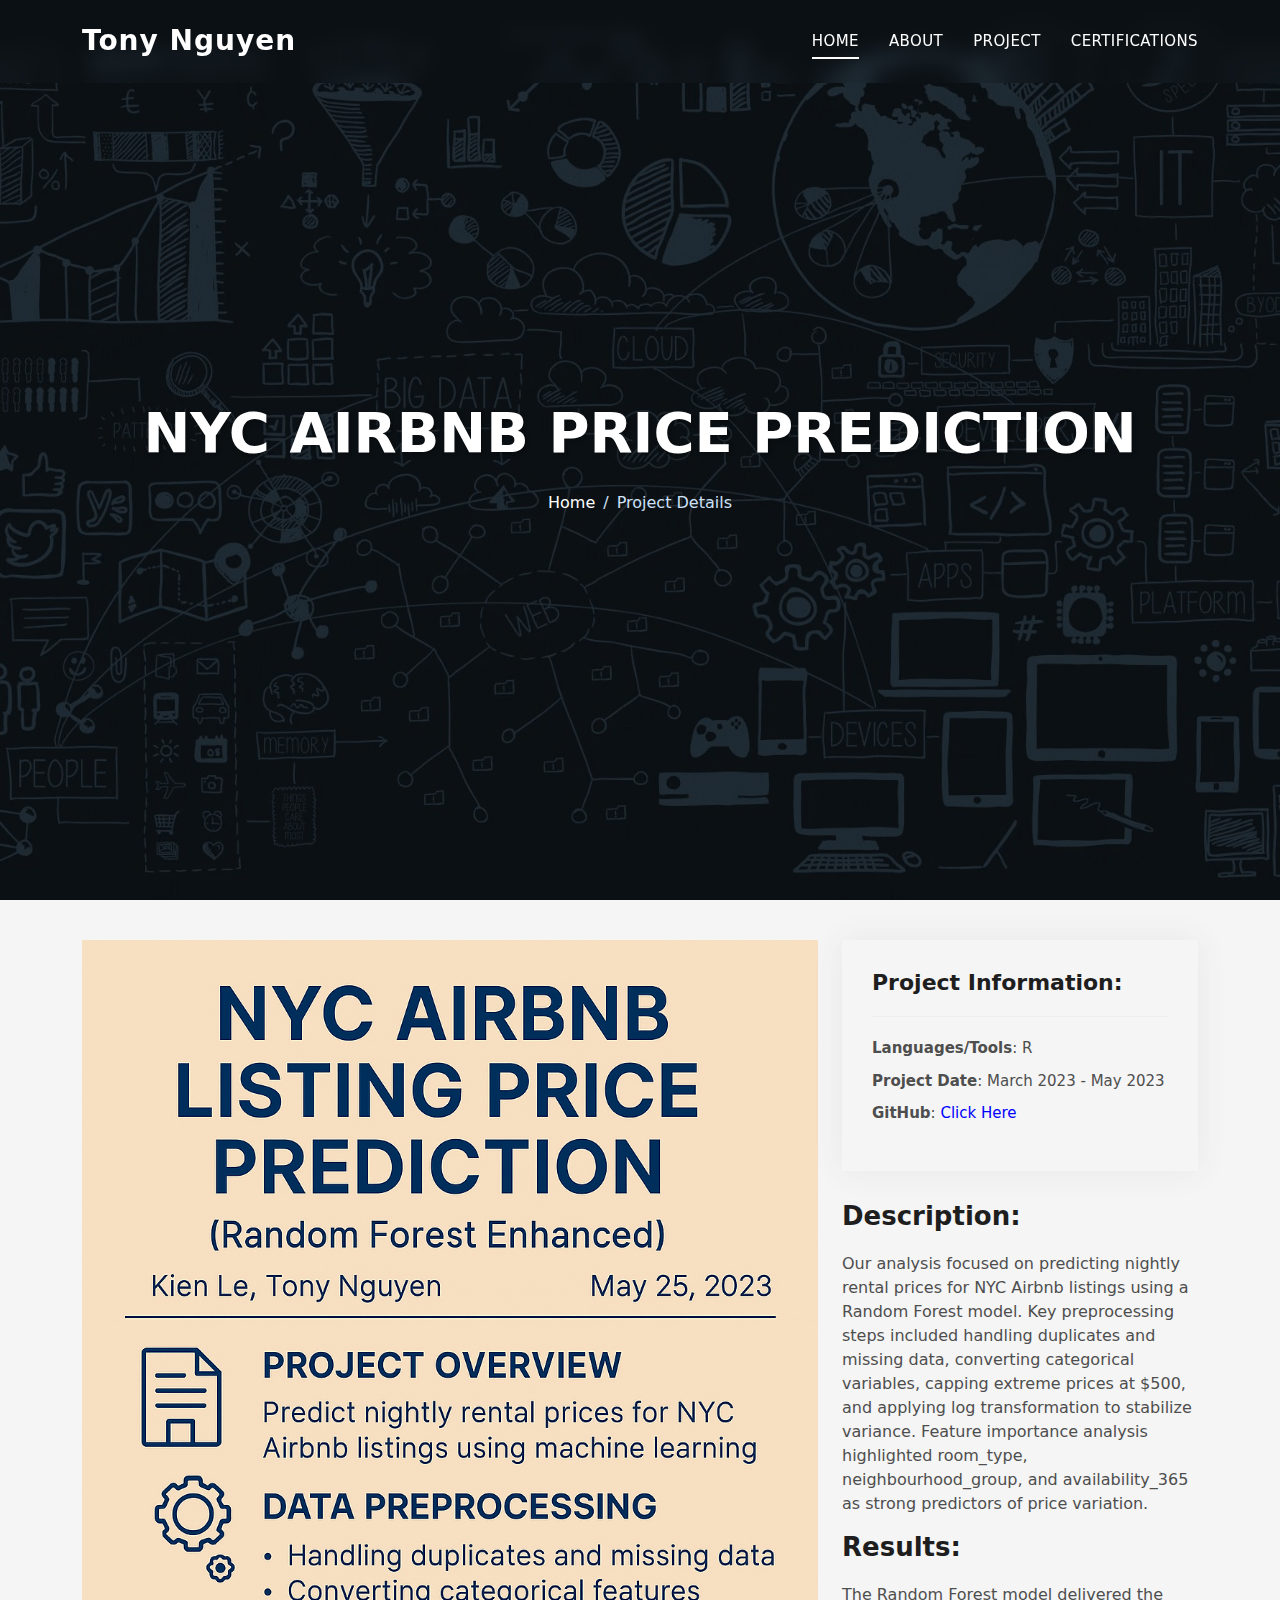
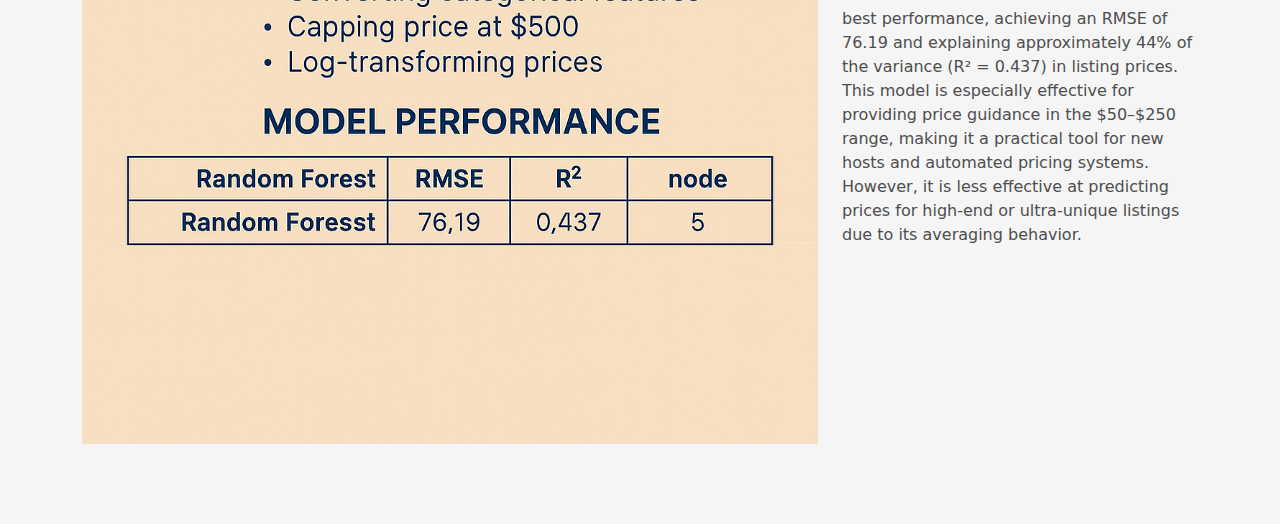
<file: nycairbnbprice.html>
<!DOCTYPE html>
<html lang="en">

<head>
  <meta charset="utf-8">
  <meta content="width=device-width, initial-scale=1.0" name="viewport">

  <title>Projects</title>
  <meta content="" name="description">
  <meta content="" name="keywords">

  <!-- Favicons -->
  <link href="assets/img/favicon.png" rel="icon">
  <link href="assets/img/apple-touch-icon.png" rel="apple-touch-icon">

  <!-- Vendor CSS Files -->
  <link href="assets/vendor/bootstrap/css/bootstrap.min.css" rel="stylesheet">
  <link href="assets/vendor/bootstrap-icons/bootstrap-icons.css" rel="stylesheet">
  <link href="assets/vendor/glightbox/css/glightbox.min.css" rel="stylesheet">
  <link href="assets/vendor/swiper/swiper-bundle.min.css" rel="stylesheet">

  <!-- Template Main CSS File -->
  <link href="assets/css/style.css" rel="stylesheet">

  <!-- =======================================================
  * Template Name: DevFolio
  * Updated: Jul 27 2023 with Bootstrap v5.3.1
  * Template URL: https://bootstrapmade.com/devfolio-bootstrap-portfolio-html-template/
  * Author: BootstrapMade.com
  * License: https://bootstrapmade.com/license/
  ======================================================== -->
</head>

<body>

  <!-- ======= Header ======= -->
  <header id="header" class="fixed-top">
    <div class="container d-flex align-items-center justify-content-between">

      <h1 class="logo"><a href="index.html">Tony Nguyen</a></h1>
      <!-- Uncomment below if you prefer to use an image logo -->
      <!-- <a href="index.html" class="logo"><img src="assets/img/logo.png" alt="" class="img-fluid"></a>-->

      <nav id="navbar" class="navbar">
        <ul>
          <li><a class="nav-link scrollto active" href="index.html#home">Home</a></li>
          <li><a class="nav-link scrollto" href="index.html#about">About</a></li>
          <li><a class="nav-link scrollto " href="index.html#work">Project</a></li>
          <li><a class="nav-link scrollto" href="index.html#services">Certifications</a></li>
        </ul>
        <i class="bi bi-list mobile-nav-toggle"></i>
      </nav><!-- .navbar -->

    </div>
  </header><!-- End Header -->

  <div class="hero hero-single route bg-image" style="background-image: url(assets/img/logo.jpg)">
    <div class="overlay-mf"></div>
    <div class="hero-content display-table">
      <div class="table-cell">
        <div class="container">
          <h2 class="hero-title mb-4">NYC Airbnb Price Prediction</h2>
          <ol class="breadcrumb d-flex justify-content-center">
            <li class="breadcrumb-item">
              <a href="#">Home</a>
            </li>
            <li class="breadcrumb-item active">Project Details</li>
          </ol>
        </div>
      </div>
    </div>
  </div>

  <main id="main">

    <!-- ======= Portfolio Details Section ======= -->
    <section id="portfolio-details" class="portfolio-details">
      <div class="container">

        <div class="row gy-4">

          <div class="col-lg-8">
            <div class="portfolio-details-slider">
              <div class="align-items-center">
                <div>
                  <img src="assets/img/project4-img/img1.png" alt="" class="img-fluid">
                </div>
              </div>
            </div>
          </div>

          <div class="col-lg-4">
            <div class="portfolio-info">
              <h3>Project Information:</h3>
              <ul>
                <li><strong>Languages/Tools</strong>: R</li>
                <li><strong>Project Date</strong>: March 2023 - May 2023</li>
                <li><strong>GitHub</strong>: <a href="https://github.com/tonynguyen22/NYC-Airbnb-Price-Prediction" style="color: blue;">Click Here</a></li>
              </ul>
            </div>
            <div class="portfolio-description">
              <h2>Description:</h2>
              <p>Our analysis focused on predicting nightly rental prices for NYC Airbnb listings using a Random Forest model. Key preprocessing steps included handling duplicates and missing data, converting categorical variables, capping extreme prices at $500, and applying log transformation to stabilize variance. Feature importance analysis highlighted room_type, neighbourhood_group, and availability_365 as strong predictors of price variation.</p>
              <h2>Results:</h2>
              <p>The Random Forest model delivered the best performance, achieving an RMSE of 76.19 and explaining approximately 44% of the variance (R² = 0.437) in listing prices. This model is especially effective for providing price guidance in the $50–$250 range, making it a practical tool for new hosts and automated pricing systems. However, it is less effective at predicting prices for high-end or ultra-unique listings due to its averaging behavior.</p>
          </div>

        </div>

      </div>
    </section><!-- End Portfolio Details Section -->

  </main><!-- End #main -->

  <!-- ======= Footer ======= -->

  <div id="preloader"></div>
  <a href="#" class="back-to-top d-flex align-items-center justify-content-center"><i class="bi bi-arrow-up-short"></i></a>

  <!-- Vendor JS Files -->
  <script src="assets/vendor/purecounter/purecounter_vanilla.js"></script>
  <script src="assets/vendor/bootstrap/js/bootstrap.bundle.min.js"></script>
  <script src="assets/vendor/glightbox/js/glightbox.min.js"></script>
  <script src="assets/vendor/swiper/swiper-bundle.min.js"></script>
  <script src="assets/vendor/typed.js/typed.umd.js"></script>
  <script src="assets/vendor/php-email-form/validate.js"></script>

  <!-- Template Main JS File -->
  <script src="assets/js/main.js"></script>

</body>

</html>
</file>
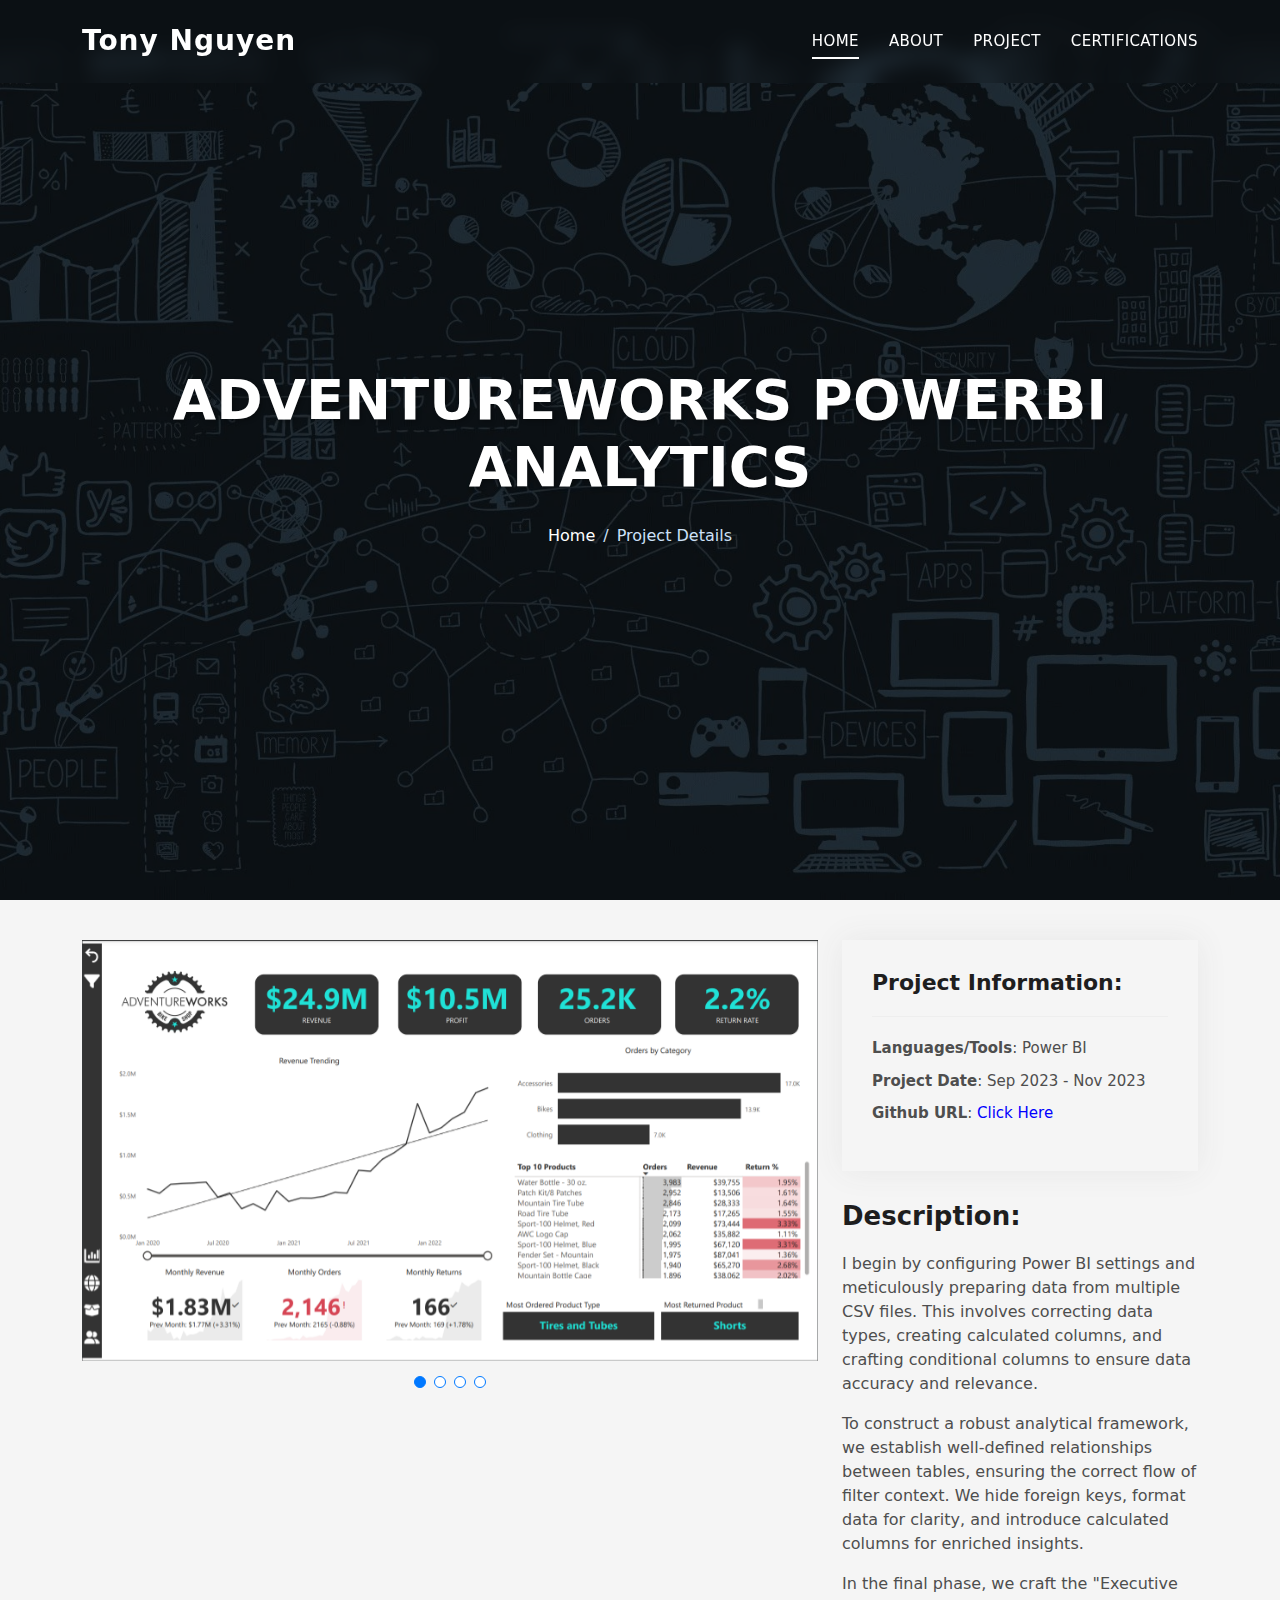
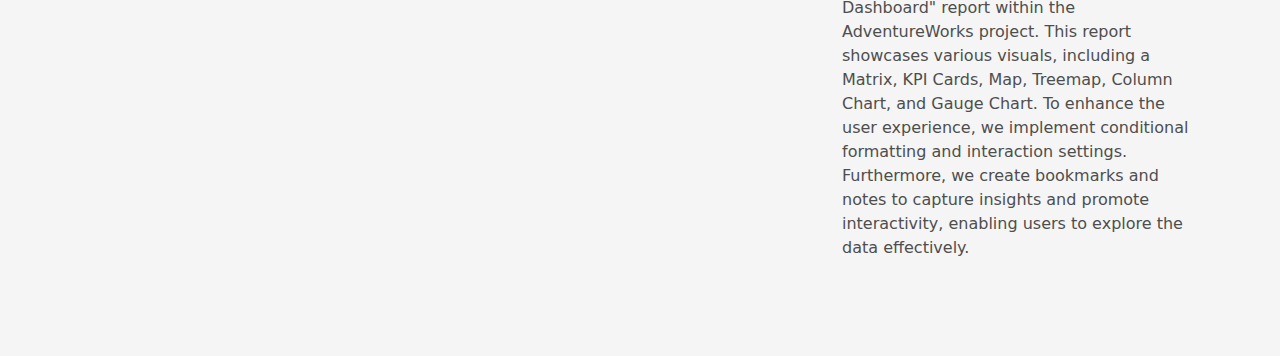
<file: powerbi.html>
<!DOCTYPE html>
<html lang="en">

<head>
  <meta charset="utf-8">
  <meta content="width=device-width, initial-scale=1.0" name="viewport">

  <title>Projects</title>
  <meta content="" name="description">
  <meta content="" name="keywords">

  <!-- Favicons -->
  <link href="assets/img/favicon.png" rel="icon">
  <link href="assets/img/apple-touch-icon.png" rel="apple-touch-icon">

  <!-- Vendor CSS Files -->
  <link href="assets/vendor/bootstrap/css/bootstrap.min.css" rel="stylesheet">
  <link href="assets/vendor/bootstrap-icons/bootstrap-icons.css" rel="stylesheet">
  <link href="assets/vendor/glightbox/css/glightbox.min.css" rel="stylesheet">
  <link href="assets/vendor/swiper/swiper-bundle.min.css" rel="stylesheet">

  <!-- Template Main CSS File -->
  <link href="assets/css/style.css" rel="stylesheet">

  <!-- =======================================================
  * Template Name: DevFolio
  * Updated: Jul 27 2023 with Bootstrap v5.3.1
  * Template URL: https://bootstrapmade.com/devfolio-bootstrap-portfolio-html-template/
  * Author: BootstrapMade.com
  * License: https://bootstrapmade.com/license/
  ======================================================== -->
</head>

<body>

  <!-- ======= Header ======= -->
  <header id="header" class="fixed-top">
    <div class="container d-flex align-items-center justify-content-between">

      <h1 class="logo"><a href="index.html">Tony Nguyen</a></h1>
      <!-- Uncomment below if you prefer to use an image logo -->
      <!-- <a href="index.html" class="logo"><img src="assets/img/logo.png" alt="" class="img-fluid"></a>-->

      <nav id="navbar" class="navbar">
        <ul>
          <li><a class="nav-link scrollto active" href="index.html#home">Home</a></li>
          <li><a class="nav-link scrollto" href="index.html#about">About</a></li>
          <li><a class="nav-link scrollto " href="index.html#work">Project</a></li>
          <li><a class="nav-link scrollto" href="index.html#services">Certifications</a></li>
        </ul>
        <i class="bi bi-list mobile-nav-toggle"></i>
      </nav><!-- .navbar -->

    </div>
  </header><!-- End Header -->

  <div class="hero hero-single route bg-image" style="background-image: url(assets/img/logo.jpg)">
    <div class="overlay-mf"></div>
    <div class="hero-content display-table">
      <div class="table-cell">
        <div class="container">
          <h2 class="hero-title mb-4">AdventureWorks PowerBI Analytics</h2>
          <ol class="breadcrumb d-flex justify-content-center">
            <li class="breadcrumb-item">
              <a href="#">Home</a>
            </li>
            <li class="breadcrumb-item active">Project Details</li>
          </ol>
        </div>
      </div>
    </div>
  </div>

  <main id="main">

    <!-- ======= Portfolio Details Section ======= -->
    <section id="portfolio-details" class="portfolio-details">
      <div class="container">

        <div class="row gy-4">

          <div class="col-lg-8">
            <div class="portfolio-details-slider swiper">
              <div class="swiper-wrapper align-items-center">

                <div class="swiper-slide">
                  <img src="assets/img/project1-img/img1.png" alt="" >
                </div>

                <div class="swiper-slide">
                  <img src="assets/img/project1-img/img2.png" alt="" >
                </div>

                <div class="swiper-slide">
                  <img src="assets/img/project1-img/img3.png" alt="">
                </div>
                
                <div class="swiper-slide">
                  <img src="assets/img/project1-img/img4.png" alt="">
                </div>
 
              </div>
              <div class="swiper-pagination"></div>
            </div>
          </div>

          <div class="col-lg-4">
            <div class="portfolio-info">
              <h3>Project Information:</h3>
              <ul>
                <li><strong>Languages/Tools</strong>: Power BI</li>
                <li><strong>Project Date</strong>: Sep 2023 - Nov 2023</li>
                <li><strong>Github URL</strong>: <a href="https://github.com/tonynguyen22/AdventureWorks-PowerBI-Analytics" style="color: blue;">Click Here</a></li>
              </ul>
            </div>
            <div class="portfolio-description">
              <h2>Description:</h2>
              <p>I begin by configuring Power BI settings and meticulously preparing data from multiple CSV files. This involves correcting data types, creating calculated columns, and crafting conditional columns to ensure data accuracy and relevance.</p>
              <p>To construct a robust analytical framework, we establish well-defined relationships between tables, ensuring the correct flow of filter context. We hide foreign keys, format data for clarity, and introduce calculated columns for enriched insights. </p>
              <p>In the final phase, we craft the "Executive Dashboard" report within the AdventureWorks project. This report showcases various visuals, including a Matrix, KPI Cards, Map, Treemap, Column Chart, and Gauge Chart. To enhance the user experience, we implement conditional formatting and interaction settings. Furthermore, we create bookmarks and notes to capture insights and promote interactivity, enabling users to explore the data effectively.</p>
            </div>
          </div>

        </div>

      </div>
    </section><!-- End Portfolio Details Section -->

  </main><!-- End #main -->

  <!-- ======= Footer ======= -->

  <div id="preloader"></div>
  <a href="#" class="back-to-top d-flex align-items-center justify-content-center"><i class="bi bi-arrow-up-short"></i></a>

  <!-- Vendor JS Files -->
  <script src="assets/vendor/purecounter/purecounter_vanilla.js"></script>
  <script src="assets/vendor/bootstrap/js/bootstrap.bundle.min.js"></script>
  <script src="assets/vendor/glightbox/js/glightbox.min.js"></script>
  <script src="assets/vendor/swiper/swiper-bundle.min.js"></script>
  <script src="assets/vendor/typed.js/typed.umd.js"></script>
  <script src="assets/vendor/php-email-form/validate.js"></script>

  <!-- Template Main JS File -->
  <script src="assets/js/main.js"></script>

</body>

</html>
</file>
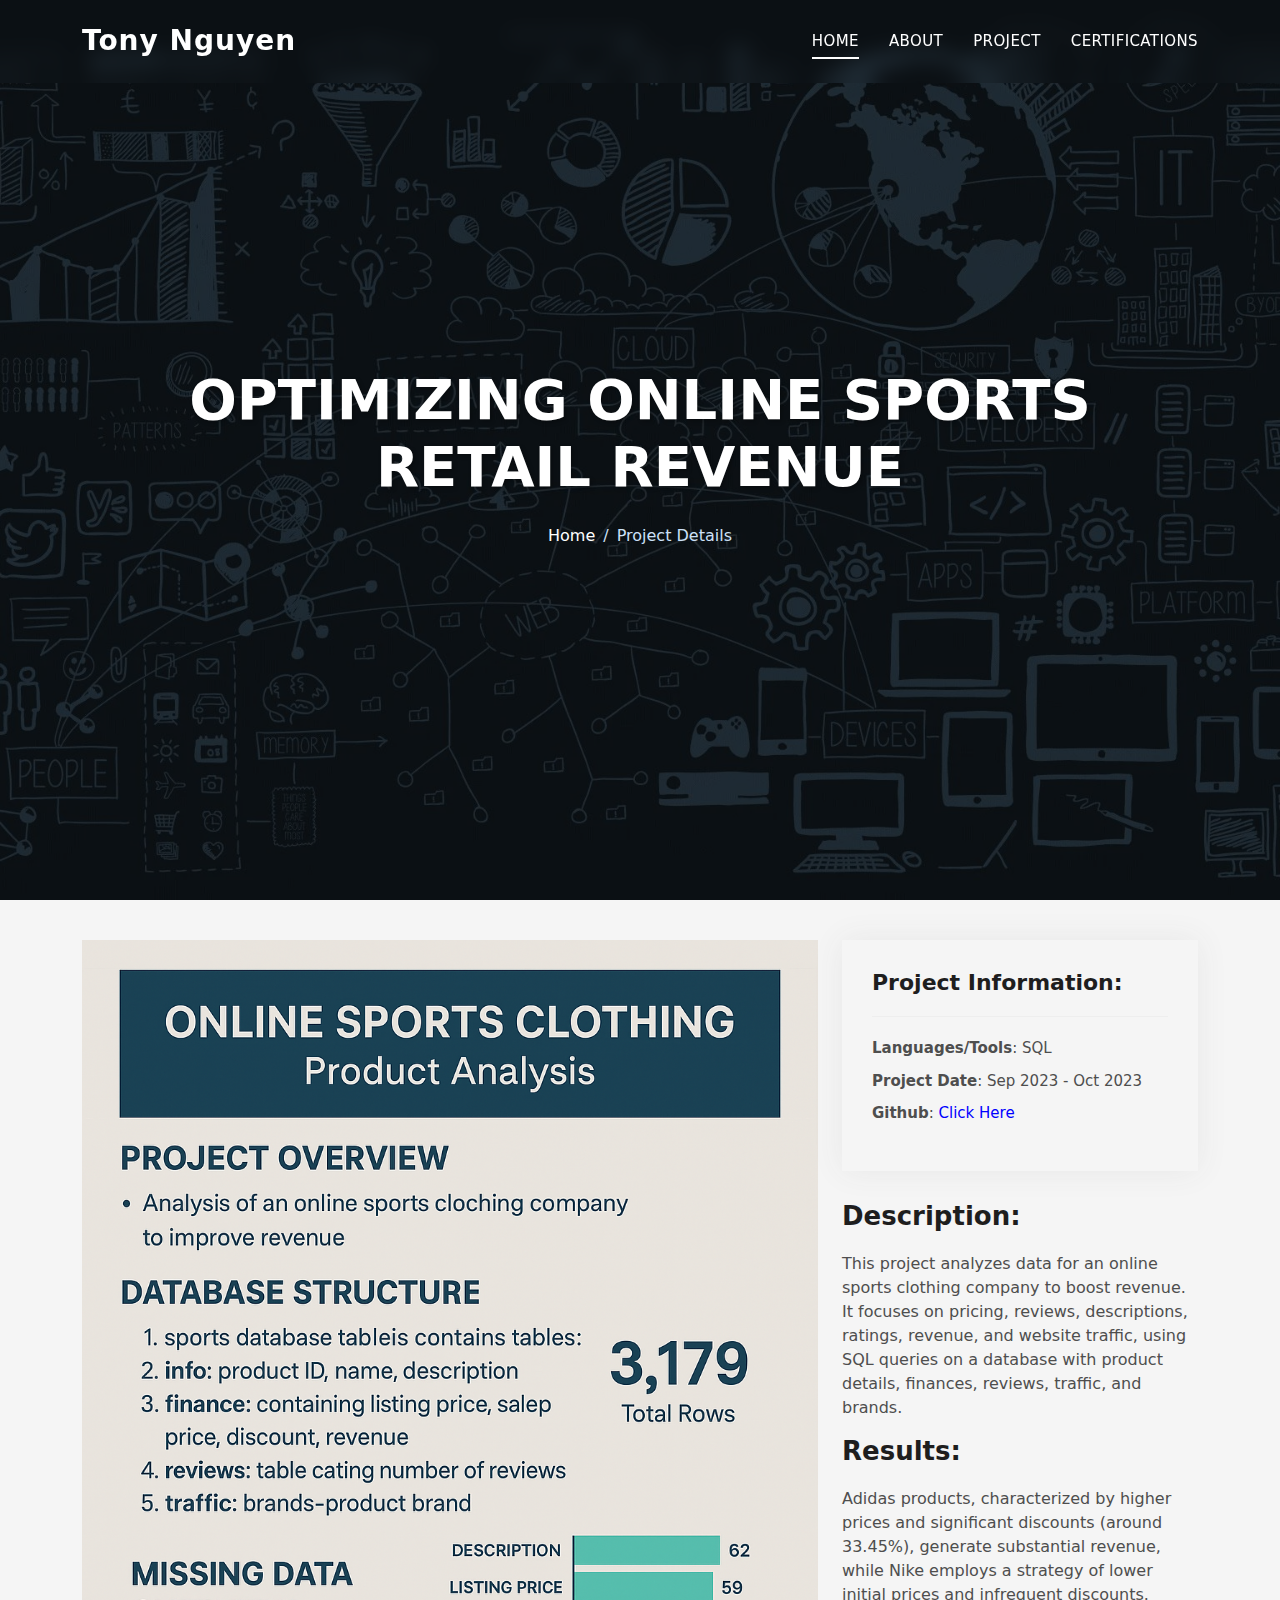
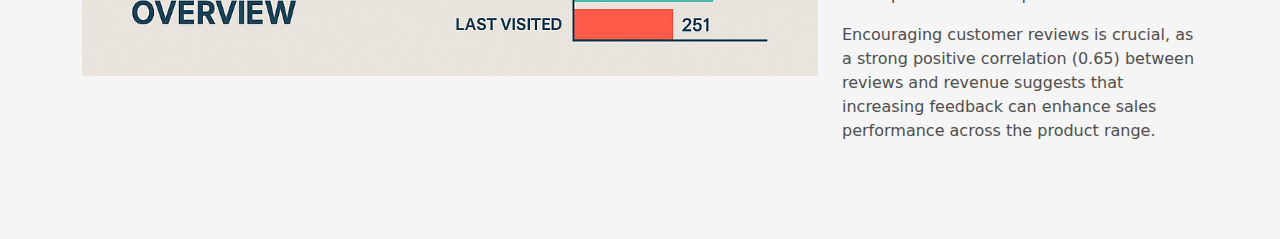
<file: sqlproject.html>
<!DOCTYPE html>
<html lang="en">

<head>
  <meta charset="utf-8">
  <meta content="width=device-width, initial-scale=1.0" name="viewport">

  <title>Projects</title>
  <meta content="" name="description">
  <meta content="" name="keywords">

  <!-- Favicons -->
  <link href="assets/img/favicon.png" rel="icon">
  <link href="assets/img/apple-touch-icon.png" rel="apple-touch-icon">

  <!-- Vendor CSS Files -->
  <link href="assets/vendor/bootstrap/css/bootstrap.min.css" rel="stylesheet">
  <link href="assets/vendor/bootstrap-icons/bootstrap-icons.css" rel="stylesheet">
  <link href="assets/vendor/glightbox/css/glightbox.min.css" rel="stylesheet">
  <link href="assets/vendor/swiper/swiper-bundle.min.css" rel="stylesheet">

  <!-- Template Main CSS File -->
  <link href="assets/css/style.css" rel="stylesheet">

  <!-- =======================================================
  * Template Name: DevFolio
  * Updated: Jul 27 2023 with Bootstrap v5.3.1
  * Template URL: https://bootstrapmade.com/devfolio-bootstrap-portfolio-html-template/
  * Author: BootstrapMade.com
  * License: https://bootstrapmade.com/license/
  ======================================================== -->
</head>

<body>

  <!-- ======= Header ======= -->
  <header id="header" class="fixed-top">
    <div class="container d-flex align-items-center justify-content-between">

      <h1 class="logo"><a href="index.html">Tony Nguyen</a></h1>
      <!-- Uncomment below if you prefer to use an image logo -->
      <!-- <a href="index.html" class="logo"><img src="assets/img/logo.png" alt="" class="img-fluid"></a>-->

      <nav id="navbar" class="navbar">
        <ul>
          <li><a class="nav-link scrollto active" href="index.html#home">Home</a></li>
          <li><a class="nav-link scrollto" href="index.html#about">About</a></li>
          <li><a class="nav-link scrollto " href="index.html#work">Project</a></li>
          <li><a class="nav-link scrollto" href="index.html#services">Certifications</a></li>
        </ul>
        <i class="bi bi-list mobile-nav-toggle"></i>
      </nav><!-- .navbar -->

    </div>
  </header><!-- End Header -->

  <div class="hero hero-single route bg-image" style="background-image: url(assets/img/logo.jpg)">
    <div class="overlay-mf"></div>
    <div class="hero-content display-table">
      <div class="table-cell">
        <div class="container">
          <h2 class="hero-title mb-4">Optimizing Online Sports Retail Revenue</h2>
          <ol class="breadcrumb d-flex justify-content-center">
            <li class="breadcrumb-item">
              <a href="#">Home</a>
            </li>
            <li class="breadcrumb-item active">Project Details</li>
          </ol>
        </div>
      </div>
    </div>
  </div>

  <main id="main">

    <!-- ======= Portfolio Details Section ======= -->
    <section id="portfolio-details" class="portfolio-details">
      <div class="container">

        <div class="row gy-4">

          <div class="col-lg-8">
            <div class="portfolio-details-slider">
              <div class="align-items-center">
                <div>
                  <img src="assets/img/project2-img/img1.png" alt="" class="img-fluid">
                </div>
              </div>
            </div>
          </div>

          <div class="col-lg-4">
            <div class="portfolio-info">
              <h3>Project Information:</h3>
              <ul>
                <li><strong>Languages/Tools</strong>: SQL</li>
                <li><strong>Project Date</strong>: Sep 2023 - Oct 2023</li>
                <li><strong>Github</strong>: <a href="https://github.com/tonynguyen22/Optimizing-Online-Sports-Retail-Revenue" style="color: blue;">Click Here</a></li>
              </ul>
            </div>
            <div class="portfolio-description">
              <h2>Description:</h2>
              <p>This project analyzes data for an online sports clothing company to boost revenue. It focuses on pricing, reviews, descriptions, ratings, revenue, and website traffic, using SQL queries on a database with product details, finances, reviews, traffic, and brands.</p>
              <h2>Results:</h2>
              <p>Adidas products, characterized by higher prices and significant discounts (around 33.45%), generate substantial revenue, while Nike employs a strategy of lower initial prices and infrequent discounts.</p>
              <p>Encouraging customer reviews is crucial, as a strong positive correlation (0.65) between reviews and revenue suggests that increasing feedback can enhance sales performance across the product range.</p>
          </div>

        </div>

      </div>
    </section><!-- End Portfolio Details Section -->

  </main><!-- End #main -->

  <!-- ======= Footer ======= -->

  <div id="preloader"></div>
  <a href="#" class="back-to-top d-flex align-items-center justify-content-center"><i class="bi bi-arrow-up-short"></i></a>

  <!-- Vendor JS Files -->
  <script src="assets/vendor/purecounter/purecounter_vanilla.js"></script>
  <script src="assets/vendor/bootstrap/js/bootstrap.bundle.min.js"></script>
  <script src="assets/vendor/glightbox/js/glightbox.min.js"></script>
  <script src="assets/vendor/swiper/swiper-bundle.min.js"></script>
  <script src="assets/vendor/typed.js/typed.umd.js"></script>
  <script src="assets/vendor/php-email-form/validate.js"></script>

  <!-- Template Main JS File -->
  <script src="assets/js/main.js"></script>

</body>

</html>
</file>
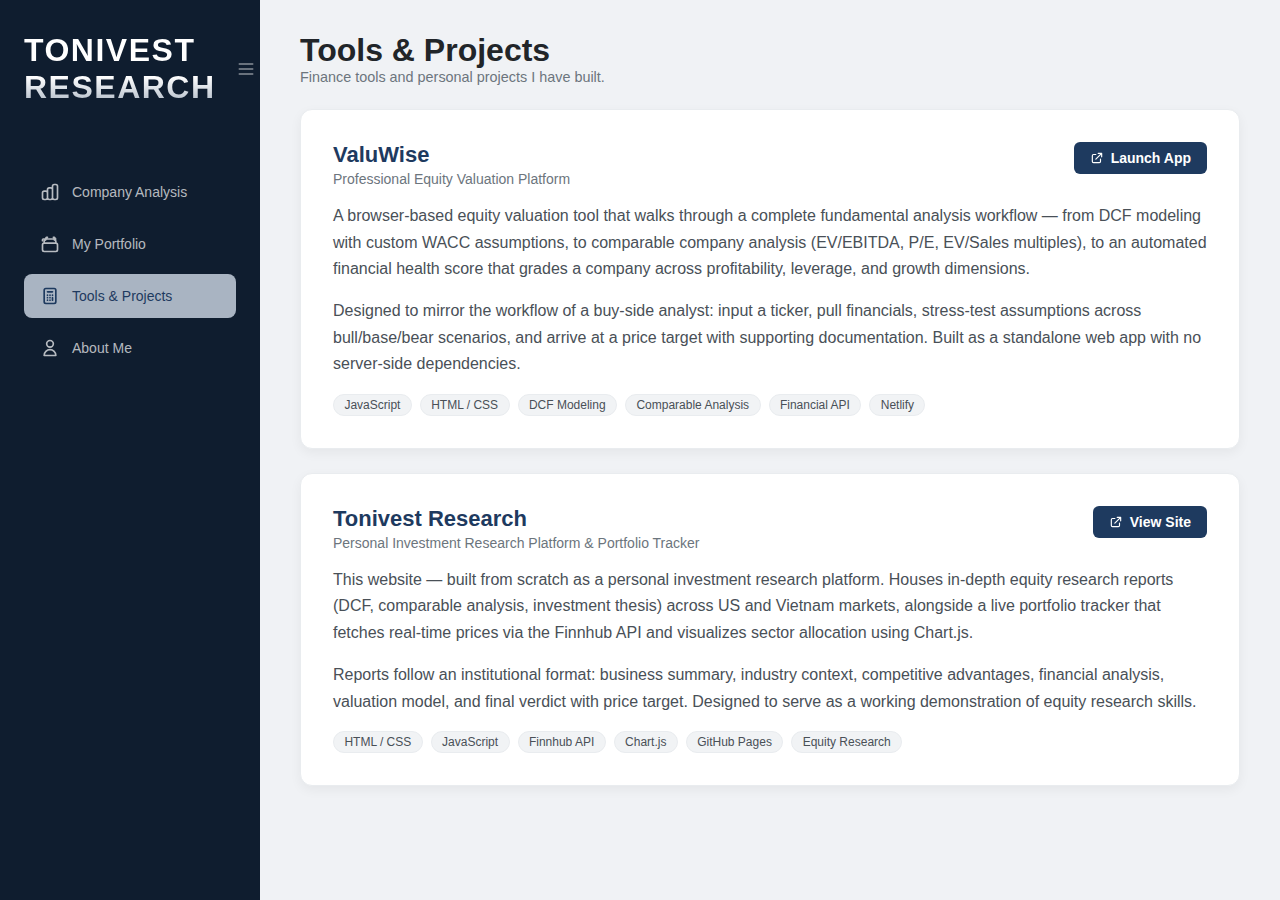
<file: tools.html>
<!DOCTYPE html>
<html lang="en">
<head>
    <meta charset="UTF-8">
    <meta name="viewport" content="width=device-width, initial-scale=1.0">
    <title>Tools & Projects - Tonivest Research</title>
    <link rel="icon" href="assets/logo-nav.png" type="image/png">
    <link rel="stylesheet" href="styles.css">
</head>
<body>
    <div class="app-container">
        <aside class="sidebar">
            <div class="sidebar-logo">
                <span class="logo-text">Tonivest Research</span>
                <button id="sidebar-toggle" class="sidebar-toggle" aria-label="Toggle Sidebar">
                    <svg width="20" height="20" fill="none" stroke="currentColor" viewBox="0 0 24 24"><path stroke-linecap="round" stroke-linejoin="round" stroke-width="2" d="M4 6h16M4 12h16M4 18h16"/></svg>
                </button>
            </div>

            <nav class="sidebar-nav">
                <a href="index.html" class="nav-item">
                    <svg class="nav-icon" fill="none" stroke="currentColor" viewBox="0 0 24 24"><path stroke-linecap="round" stroke-linejoin="round" stroke-width="2" d="M9 19v-6a2 2 0 00-2-2H5a2 2 0 00-2 2v6a2 2 0 002 2h2a2 2 0 002-2zm0 0V9a2 2 0 012-2h2a2 2 0 012 2v10m-6 0a2 2 0 002 2h2a2 2 0 002-2m0 0V5a2 2 0 012-2h2a2 2 0 012 2v14a2 2 0 01-2 2h-2a2 2 0 01-2-2z"/></svg>
                    <span class="nav-label">Company Analysis</span>
                </a>

                <a href="port.html" class="nav-item">
                    <svg class="nav-icon" fill="none" stroke="currentColor" viewBox="0 0 24 24"><path stroke-linecap="round" stroke-linejoin="round" stroke-width="2" d="M19 11H5m14 0a2 2 0 012 2v6a2 2 0 01-2 2H5a2 2 0 01-2-2v-6a2 2 0 012-2m14 0V9a2 2 0 00-2-2M5 11V9a2 2 0 012-2m0 0V5a2 2 0 011-1h1m-1 1v1m0 0H4a1 1 0 00-1 1v1m2-2h14m-1 0V5a2 2 0 00-1-1h-1m1 1v1"/></svg>
                    <span class="nav-label">My Portfolio</span>
                </a>

                <a href="tools.html" class="nav-item active">
                    <svg class="nav-icon" fill="none" stroke="currentColor" viewBox="0 0 24 24"><path stroke-linecap="round" stroke-linejoin="round" stroke-width="2" d="M9 7h6m0 10v-3m-3 3h.01M9 17h.01M9 14h.01M12 14h.01M15 11h.01M12 11h.01M9 11h.01M7 21h10a2 2 0 002-2V5a2 2 0 00-2-2H7a2 2 0 00-2 2v14a2 2 0 002 2z"/></svg>
                    <span class="nav-label">Tools &amp; Projects</span>
                </a>

                <a href="about.html" class="nav-item">
                    <svg class="nav-icon" fill="none" stroke="currentColor" viewBox="0 0 24 24"><path stroke-linecap="round" stroke-linejoin="round" stroke-width="2" d="M16 7a4 4 0 11-8 0 4 4 0 018 0zM12 14a7 7 0 00-7 7h14a7 7 0 00-7-7z"/></svg>
                    <span class="nav-label">About Me</span>
                </a>
            </nav>
        </aside>

        <main class="main-content">
            <div class="valuation-container">
                <div class="valuation-header">
                    <div class="page-title">
                        <h1>Tools &amp; Projects</h1>
                        <p>Finance tools and personal projects I have built.</p>
                    </div>
                </div>

                <!-- ValuWise -->
                <div class="project-card">
                    <div class="project-card-header">
                        <div>
                            <h2 class="project-name">ValuWise</h2>
                            <p class="project-tagline">Professional Equity Valuation Platform</p>
                        </div>
                        <a href="https://valuewise.netlify.app" target="_blank" class="project-link">
                            <svg width="14" height="14" fill="none" stroke="currentColor" viewBox="0 0 24 24"><path stroke-linecap="round" stroke-linejoin="round" stroke-width="2" d="M10 6H6a2 2 0 00-2 2v10a2 2 0 002 2h10a2 2 0 002-2v-4M14 4h6m0 0v6m0-6L10 14"/></svg>
                            Launch App
                        </a>
                    </div>

                    <p style="color:#495057; line-height:1.65; margin-bottom:1rem;">
                        A browser-based equity valuation tool that walks through a complete fundamental analysis workflow — from DCF modeling with custom WACC assumptions, to comparable company analysis (EV/EBITDA, P/E, EV/Sales multiples), to an automated financial health score that grades a company across profitability, leverage, and growth dimensions.
                    </p>

                    <p style="color:#495057; line-height:1.65; margin-bottom:0;">
                        Designed to mirror the workflow of a buy-side analyst: input a ticker, pull financials, stress-test assumptions across bull/base/bear scenarios, and arrive at a price target with supporting documentation. Built as a standalone web app with no server-side dependencies.
                    </p>

                    <div class="project-tags">
                        <span class="project-tag">JavaScript</span>
                        <span class="project-tag">HTML / CSS</span>
                        <span class="project-tag">DCF Modeling</span>
                        <span class="project-tag">Comparable Analysis</span>
                        <span class="project-tag">Financial API</span>
                        <span class="project-tag">Netlify</span>
                    </div>
                </div>

                <!-- Tonivest Research -->
                <div class="project-card">
                    <div class="project-card-header">
                        <div>
                            <h2 class="project-name">Tonivest Research</h2>
                            <p class="project-tagline">Personal Investment Research Platform &amp; Portfolio Tracker</p>
                        </div>
                        <a href="index.html" class="project-link">
                            <svg width="14" height="14" fill="none" stroke="currentColor" viewBox="0 0 24 24"><path stroke-linecap="round" stroke-linejoin="round" stroke-width="2" d="M10 6H6a2 2 0 00-2 2v10a2 2 0 002 2h10a2 2 0 002-2v-4M14 4h6m0 0v6m0-6L10 14"/></svg>
                            View Site
                        </a>
                    </div>

                    <p style="color:#495057; line-height:1.65; margin-bottom:1rem;">
                        This website — built from scratch as a personal investment research platform. Houses in-depth equity research reports (DCF, comparable analysis, investment thesis) across US and Vietnam markets, alongside a live portfolio tracker that fetches real-time prices via the Finnhub API and visualizes sector allocation using Chart.js.
                    </p>

                    <p style="color:#495057; line-height:1.65; margin-bottom:0;">
                        Reports follow an institutional format: business summary, industry context, competitive advantages, financial analysis, valuation model, and final verdict with price target. Designed to serve as a working demonstration of equity research skills.
                    </p>

                    <div class="project-tags">
                        <span class="project-tag">HTML / CSS</span>
                        <span class="project-tag">JavaScript</span>
                        <span class="project-tag">Finnhub API</span>
                        <span class="project-tag">Chart.js</span>
                        <span class="project-tag">GitHub Pages</span>
                        <span class="project-tag">Equity Research</span>
                    </div>
                </div>

            </div>
        </main>
    </div>

    <script>
        document.addEventListener('DOMContentLoaded', () => {
            const sidebar = document.querySelector('.sidebar');
            const toggleBtn = document.getElementById('sidebar-toggle');
            if (localStorage.getItem('sidebar-collapsed') === 'true') {
                sidebar.classList.add('collapsed');
            }
            toggleBtn.addEventListener('click', () => {
                sidebar.classList.toggle('collapsed');
                localStorage.setItem('sidebar-collapsed', sidebar.classList.contains('collapsed'));
            });
        });
    </script>
</body>
</html>
</file>
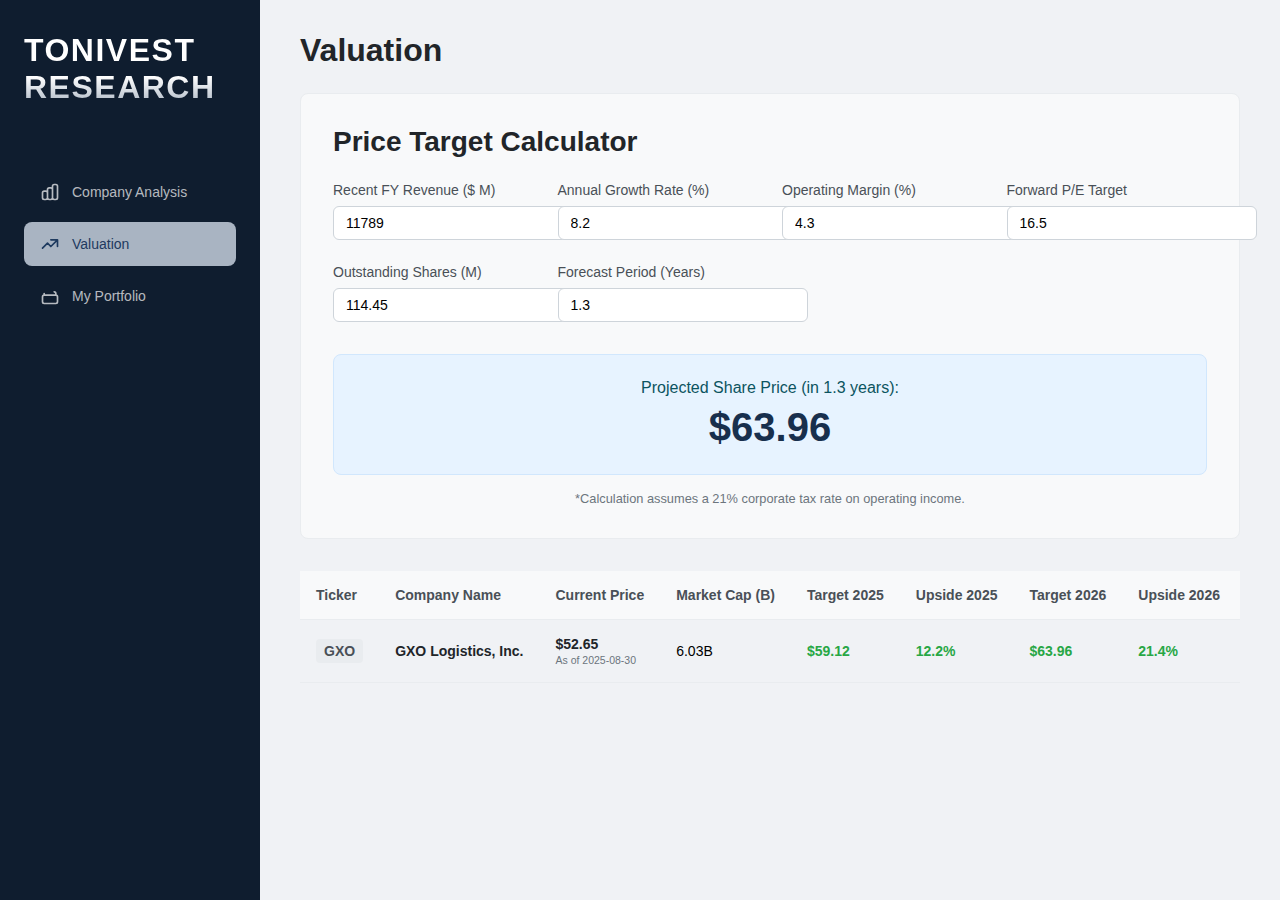
<file: valuation.html>
<!DOCTYPE html>
<html lang="en">
<head>
    <meta charset="UTF-8">
    <meta name="viewport" content="width=device-width, initial-scale=1.0">
    <title>Valuation - Tonivest Research</title>
    <meta name="description" content="Valuation table for listed companies." />
    <link rel="stylesheet" href="styles.css">
    <link rel="icon" href="assets/logo-nav.png" type="image/png">
    <style>
        /* Add some specific styles for the calculator */
        .calculator-section label {
            display: block;
            margin-bottom: 0.5rem;
            font-size: 0.875rem;
            font-weight: 500;
            color: #495057;
        }
        /* Ensure select dropdowns match the input style */
        .search-bar {
            width: 100%;
        }
        /* Styles for the new "Current Price" display */
        .current-price-cell {
            text-align: right; /* Adjust as needed */
            padding-right: 10px; /* Space from right edge */
        }
        .current-price-main {
            font-weight: bold;
            font-size: 1em;
            color: #212529; /* Darker for main price */
        }
        .current-price-sub {
            font-size: 0.75em;
            color: #6c757d; /* Lighter for date */
            margin-top: 2px;
        }
    </style>
</head>
<body>
    <div class="app-container">
        <aside class="sidebar">
            <div class="sidebar-logo">
                <span class="logo-text">Tonivest Research</span>
            </div>
            
            <nav class="sidebar-nav">
                <a href="index.html" class="nav-item">
                    <svg class="nav-icon" fill="none" stroke="currentColor" viewBox="0 0 24 24"><path stroke-linecap="round" stroke-linejoin="round" stroke-width="2" d="M9 19v-6a2 2 0 00-2-2H5a2 2 0 00-2 2v6a2 2 0 002 2h2a2 2 0 002-2zm0 0V9a2 2 0 012-2h2a2 2 0 012 2v10m-6 0a2 2 0 002 2h2a2 2 0 002-2m0 0V5a2 2 0 012-2h2a2 2 0 012 2v14a2 2 0 01-2 2h-2a2 2 0 01-2-2z"/></svg>
                    <span class="nav-label">Company Analysis</span>
                </a>
                
                <a href="valuation.html" class="nav-item active">
                    <svg class="nav-icon" fill="none" stroke="currentColor" viewBox="0 0 24 24"><path stroke-linecap="round" stroke-linejoin="round" stroke-width="2" d="M13 7h8m0 0v8m0-8l-8 8-4-4-6 6"/></svg>
                    <span class="nav-label">Valuation</span>
                </a>
                
                <a href="port.html" class="nav-item">
                    <svg class="nav-icon" fill="none" stroke="currentColor" viewBox="0 0 24 24"><path stroke-linecap="round" stroke-linejoin="round" stroke-width="2" d="M19 11H5m14 0a2 2 0 012 2v6a2 2 0 01-2 2H5a2 2 0 01-2-2v-6a2 2 0 012-2m14 0V9a2 2 0 00-2-2M5 11V9a2 2 D 012-2m0 0V5a2 2 0 011-1h1m-1 1v1m0 0H4a1 1 0 00-1 1v1m2-2h14m-1 0V5a2 2 0 00-1-1h-1m1 1v1"/></svg>
                    <span class="nav-label">My Portfolio</span>
                </a>
            </nav>
        </aside>

        <main class="main-content">
            <div class="valuation-container">
                <header class="valuation-header">
                    <div class="page-title">
                        <h1>Valuation </h1>
                    </div>
                </header>

                <section class="calculator-section" style="background-color: #f8f9fa; padding: 2rem; border-radius: 0.5rem; margin-bottom: 2rem; border: 1px solid #e9ecef;">
                    <h2 style="font-size: 1.75rem; margin-top:0; margin-bottom: 1.5rem; color: #212529;">Price Target Calculator</h2>
                    <div class="calculator-grid" style="display: grid; grid-template-columns: repeat(auto-fit, minmax(200px, 1fr)); gap: 1.5rem; align-items: end;">
                        <div>
                            <label for="fyRevenue">Recent FY Revenue ($ M)</label>
                            <input type="number" id="fyRevenue" class="search-bar" value="11789" placeholder="e.g., 10000">
                        </div>
                        <div>
                            <label for="revGrowth">Annual Growth Rate (%)</label>
                            <input type="number" id="revGrowth" class="search-bar" value="8.2" placeholder="e.g., 10">
                        </div>
                        <div>
                            <label for="opMargin">Operating Margin (%)</label>
                            <input type="number" id="opMargin" class="search-bar" value="4.3" placeholder="e.g., 20">
                        </div>
                        <div>
                            <label for="peTarget">Forward P/E Target</label>
                            <input type="number" id="peTarget" class="search-bar" value="16.5" placeholder="e.g., 25">
                        </div>
                        <div>
                            <label for="shares">Outstanding Shares (M)</label>
                            <input type="number" id="shares" class="search-bar" value="114.45" placeholder="e.g., 500">
                        </div>
                        <div>
                            <label for="forecastYears">Forecast Period (Years)</label>
                            <input type="number" id="forecastYears" class="search-bar" value="1.3" step="0.1" placeholder="e.g., 1.5">
                        </div>
                    </div>
                    <div class="calculator-result" style="margin-top: 2rem; background: #e7f3ff; padding: 1.5rem; border-radius: 0.5rem; text-align: center; border: 1px solid #d1e7fd;">
                        <p id="result-label" style="font-size: 1rem; color: #0c5460; margin: 0;">Projected Share Price (in 1.3 years):</p>
                        <h3 id="price-target-result" style="font-size: 2.5rem; color: #182f4d; margin: 0.5rem 0 0 0;">$67.13</h3>
                    </div>
                    <p style="font-size: 0.8rem; color: #6c757d; margin-top: 1rem; text-align: center;">*Calculation assumes a 21% corporate tax rate on operating income.</p>
                </section>

                <section class="valuation-table-section">
                    <table class="valuation-table">
                        <thead>
                            <tr>
                                <th>Ticker</th>
                                <th>Company Name</th>
                                <th>Current Price</th>
                                <th>Market Cap (B)</th>
                                <th>Target 2025</th>
                                <th>Upside 2025</th>
                                <th>Target 2026</th>
                                <th>Upside 2026</th>
                                <th>Valuation Details</th>
                            </tr>
                        </thead>
                        <tbody>
                            <tr>
                                <td><span class="ticker-box">GXO</span></td>
                                <td>
                                    <div class="company-name-main">GXO Logistics, Inc.</div>
                                </td>
                                <td class="current-price-cell">
                                    <div class="current-price-main">$52.65</div>
                                    <div class="current-price-sub">As of 2025-08-30</div>
                                </td>
                                <td>6.03B</td>
                                <td class="price-up">$59.12</td>
                                <td class="price-up">12.2%</td>
                                <td class="price-up">$63.96</td>
                                <td class="price-up">21.4%</td>
                                <td>
                                    <div class="pe-ratio">P/E 16.5x</div>
                                </td>
                            </tr>
                        </tbody>
                    </table>
                </section>
            </div>
        </main>
    </div>
    <script>
    document.addEventListener('DOMContentLoaded', () => {
        // --- Calculator Elements ---
        const fyRevenueInput = document.getElementById('fyRevenue');
        const revGrowthInput = document.getElementById('revGrowth');
        const opMarginInput = document.getElementById('opMargin');
        const peTargetInput = document.getElementById('peTarget');
        const sharesInput = document.getElementById('shares');
        const forecastYearsInput = document.getElementById('forecastYears');
        const resultDisplay = document.getElementById('price-target-result');
        const resultLabel = document.getElementById('result-label');


        // --- Calculation Function ---
        function calculatePriceTarget() {
            // 1. Get values and convert to numbers
            const revenue = parseFloat(fyRevenueInput.value) || 0;
            const growthRate = parseFloat(revGrowthInput.value) || 0;
            const margin = parseFloat(opMarginInput.value) || 0;
            const peRatio = parseFloat(peTargetInput.value) || 0;
            const shares = parseFloat(sharesInput.value) || 0;
            const years = parseFloat(forecastYearsInput.value) || 0;

            // 2. Perform the calculation with multi-year (and fractional year) compounding
            // Projected Revenue = Recent Revenue * (1 + Growth Rate) ^ Years
            const projectedRevenue = revenue * Math.pow((1 + (growthRate / 100)), years);
            
            const projectedOpIncome = projectedRevenue * (margin / 100);
            const taxRate = 0.21; 
            const projectedNetIncome = projectedOpIncome * (1 - taxRate);
            const projectedMarketCap = projectedNetIncome * peRatio;
            
            let priceTarget = 0;
            if (shares > 0) {
                priceTarget = projectedMarketCap / shares;
            }

            // 3. Display the result and update the label
            resultLabel.textContent = `Projected Share Price (in ${years} years):`;
            resultDisplay.textContent = `$${priceTarget.toFixed(2)}`;
        }

        // --- Event Listeners to make it interactive ---
        const inputs = [fyRevenueInput, revGrowthInput, opMarginInput, peTargetInput, sharesInput, forecastYearsInput];
        inputs.forEach(input => {
            input.addEventListener('input', calculatePriceTarget);
        });

        // --- Initial Calculation on Page Load ---
        calculatePriceTarget();
    });
    </script>
</body>
</html>
</file>
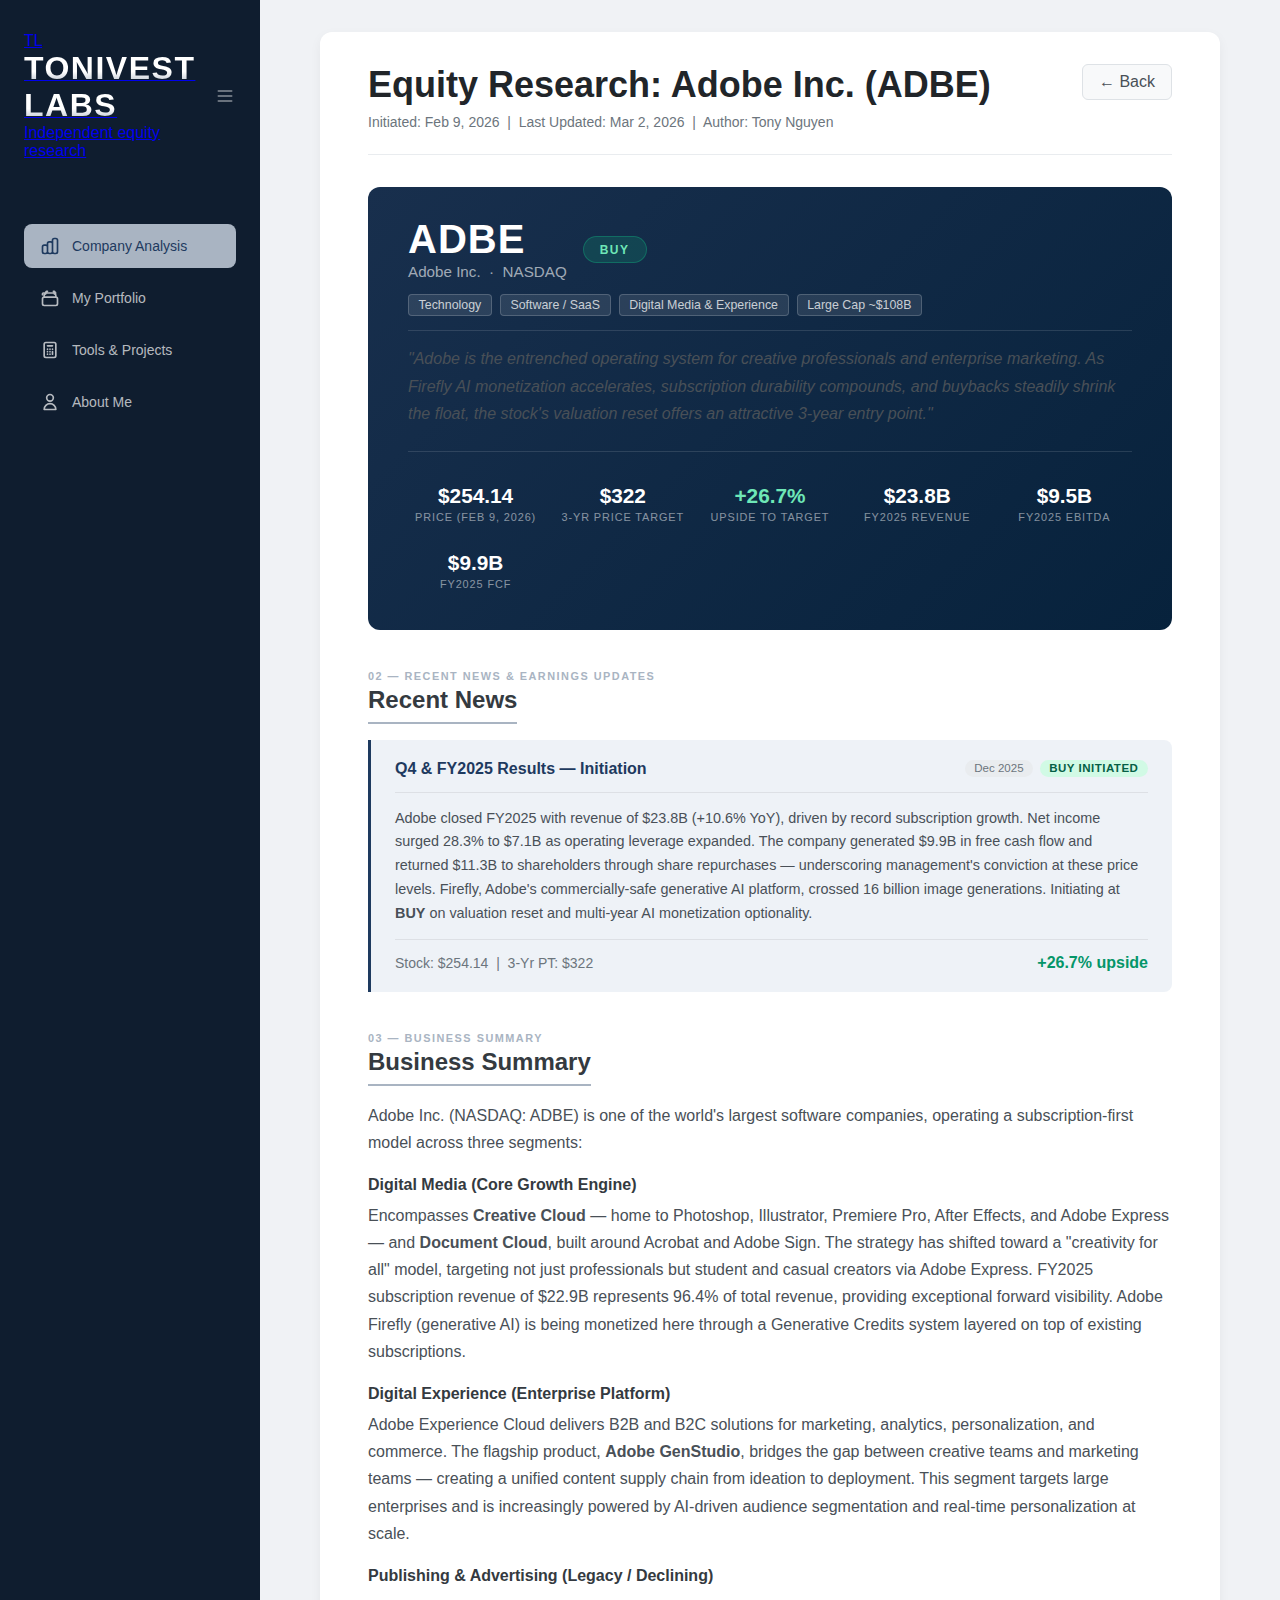
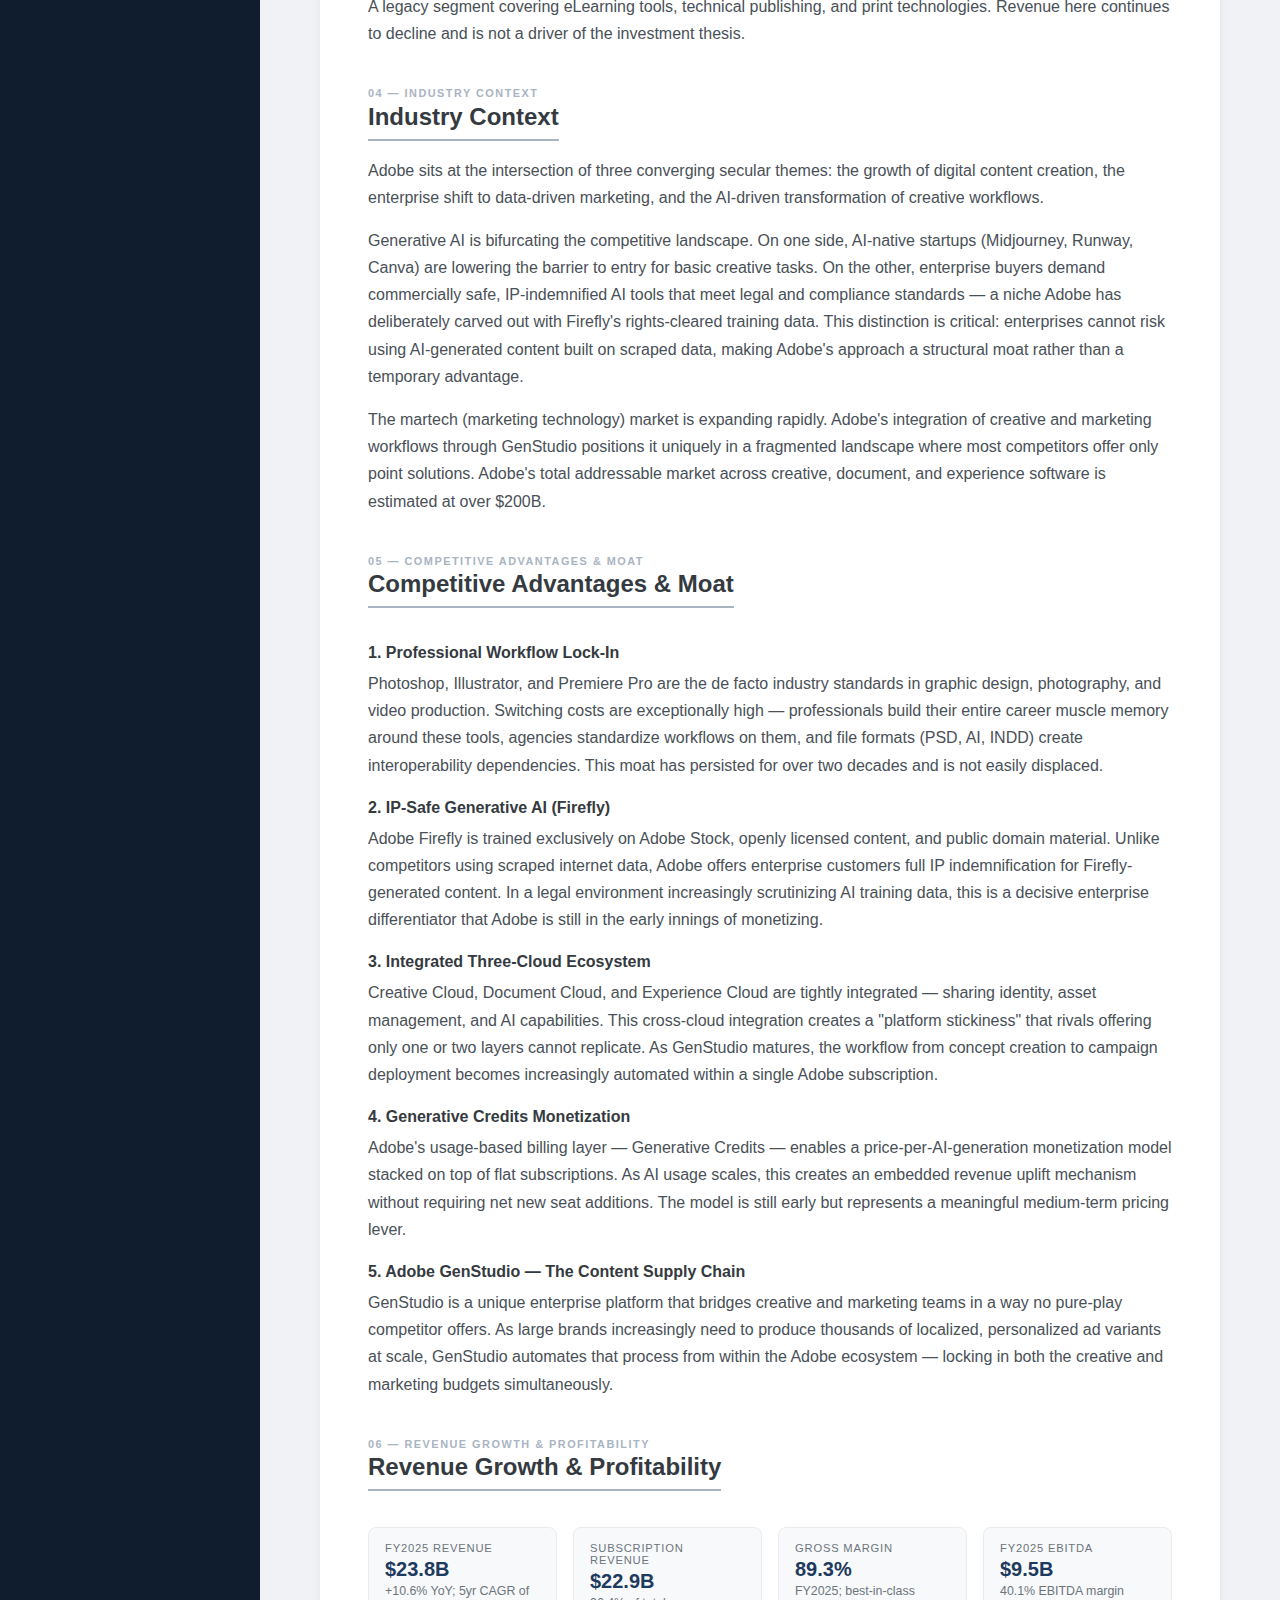
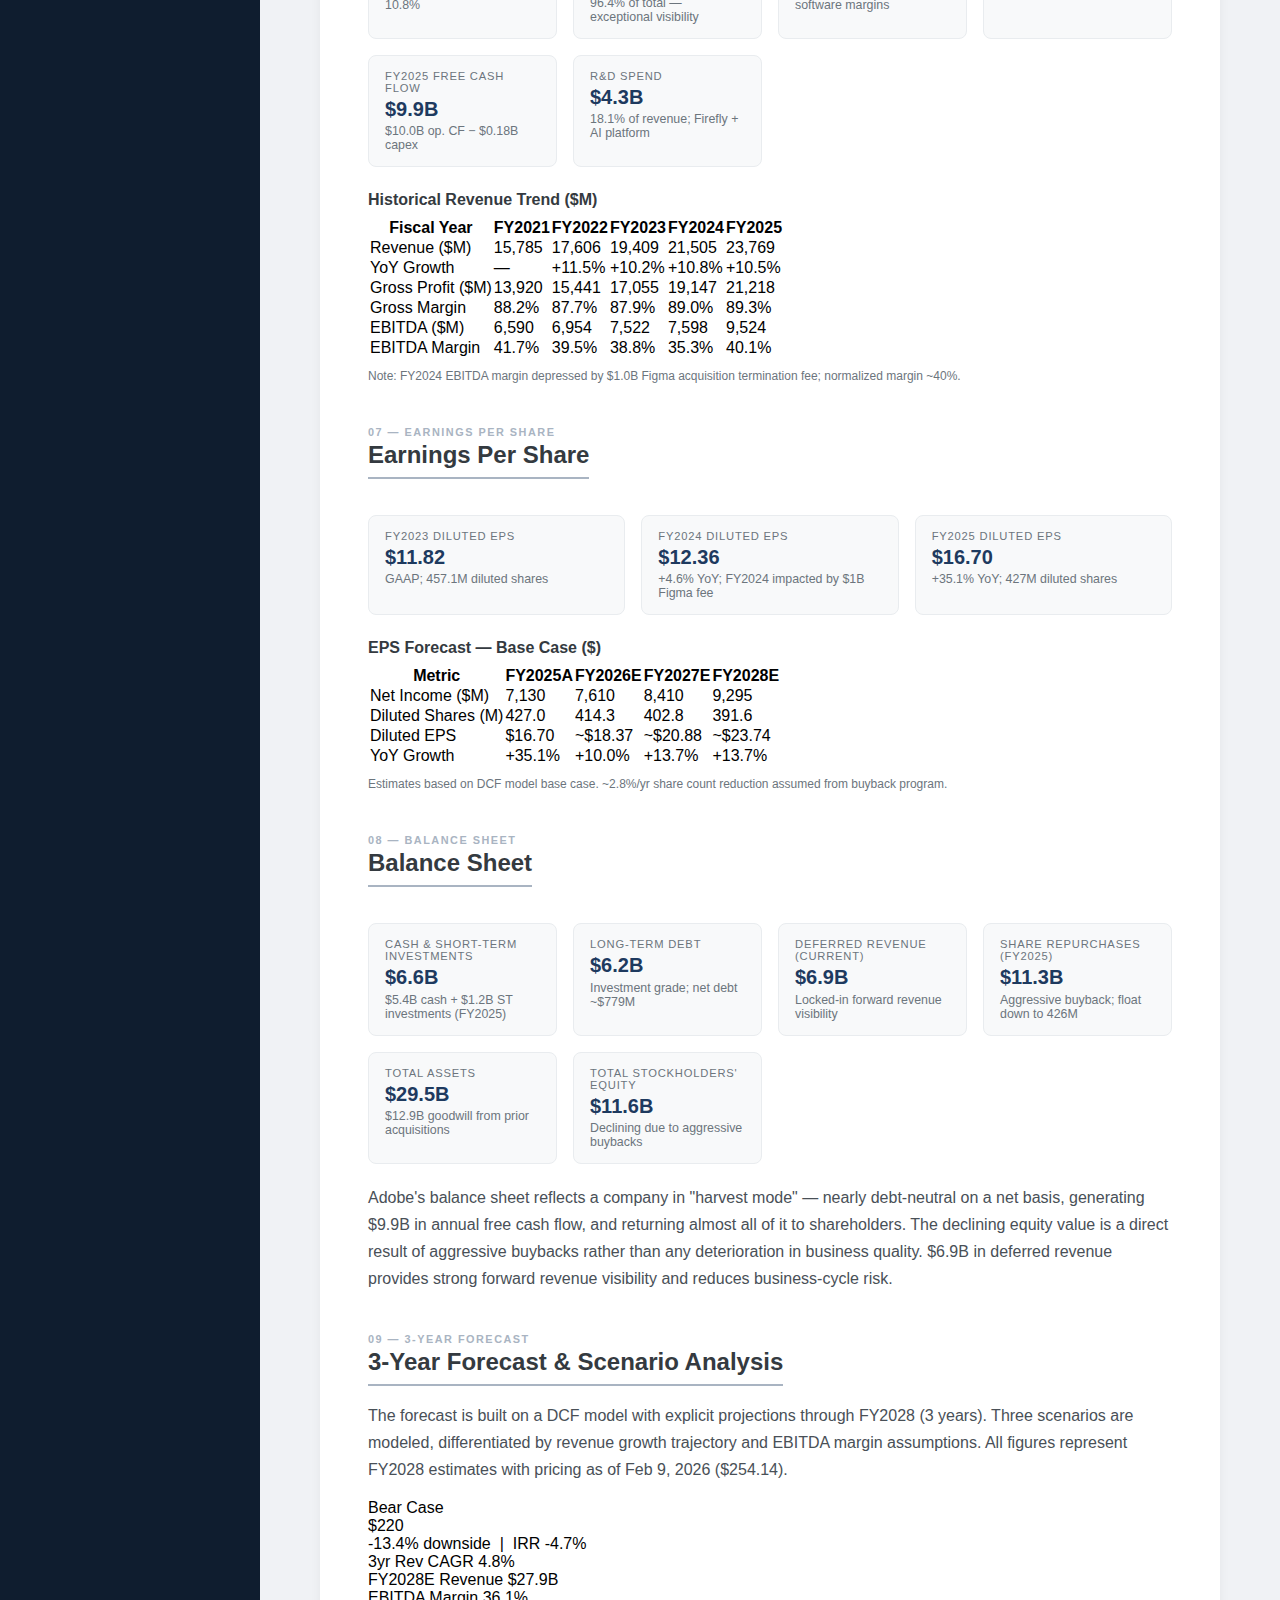
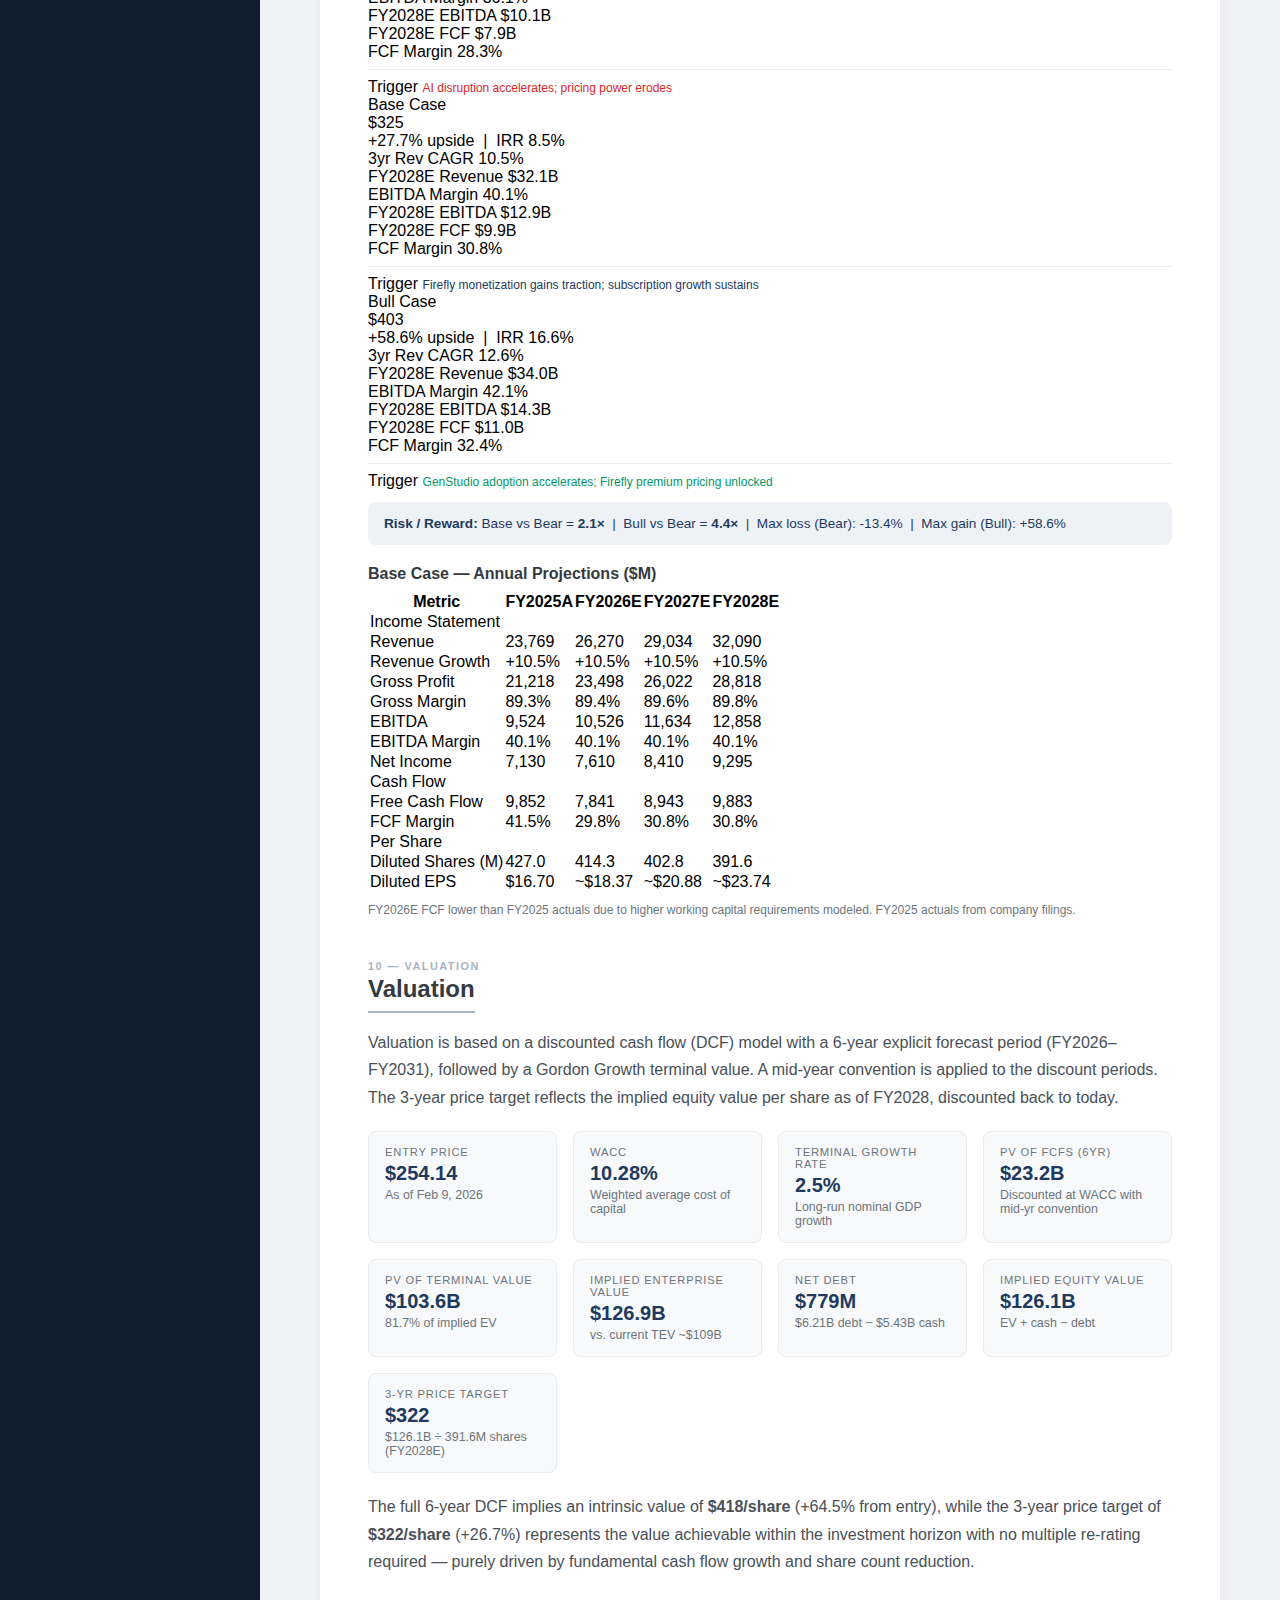
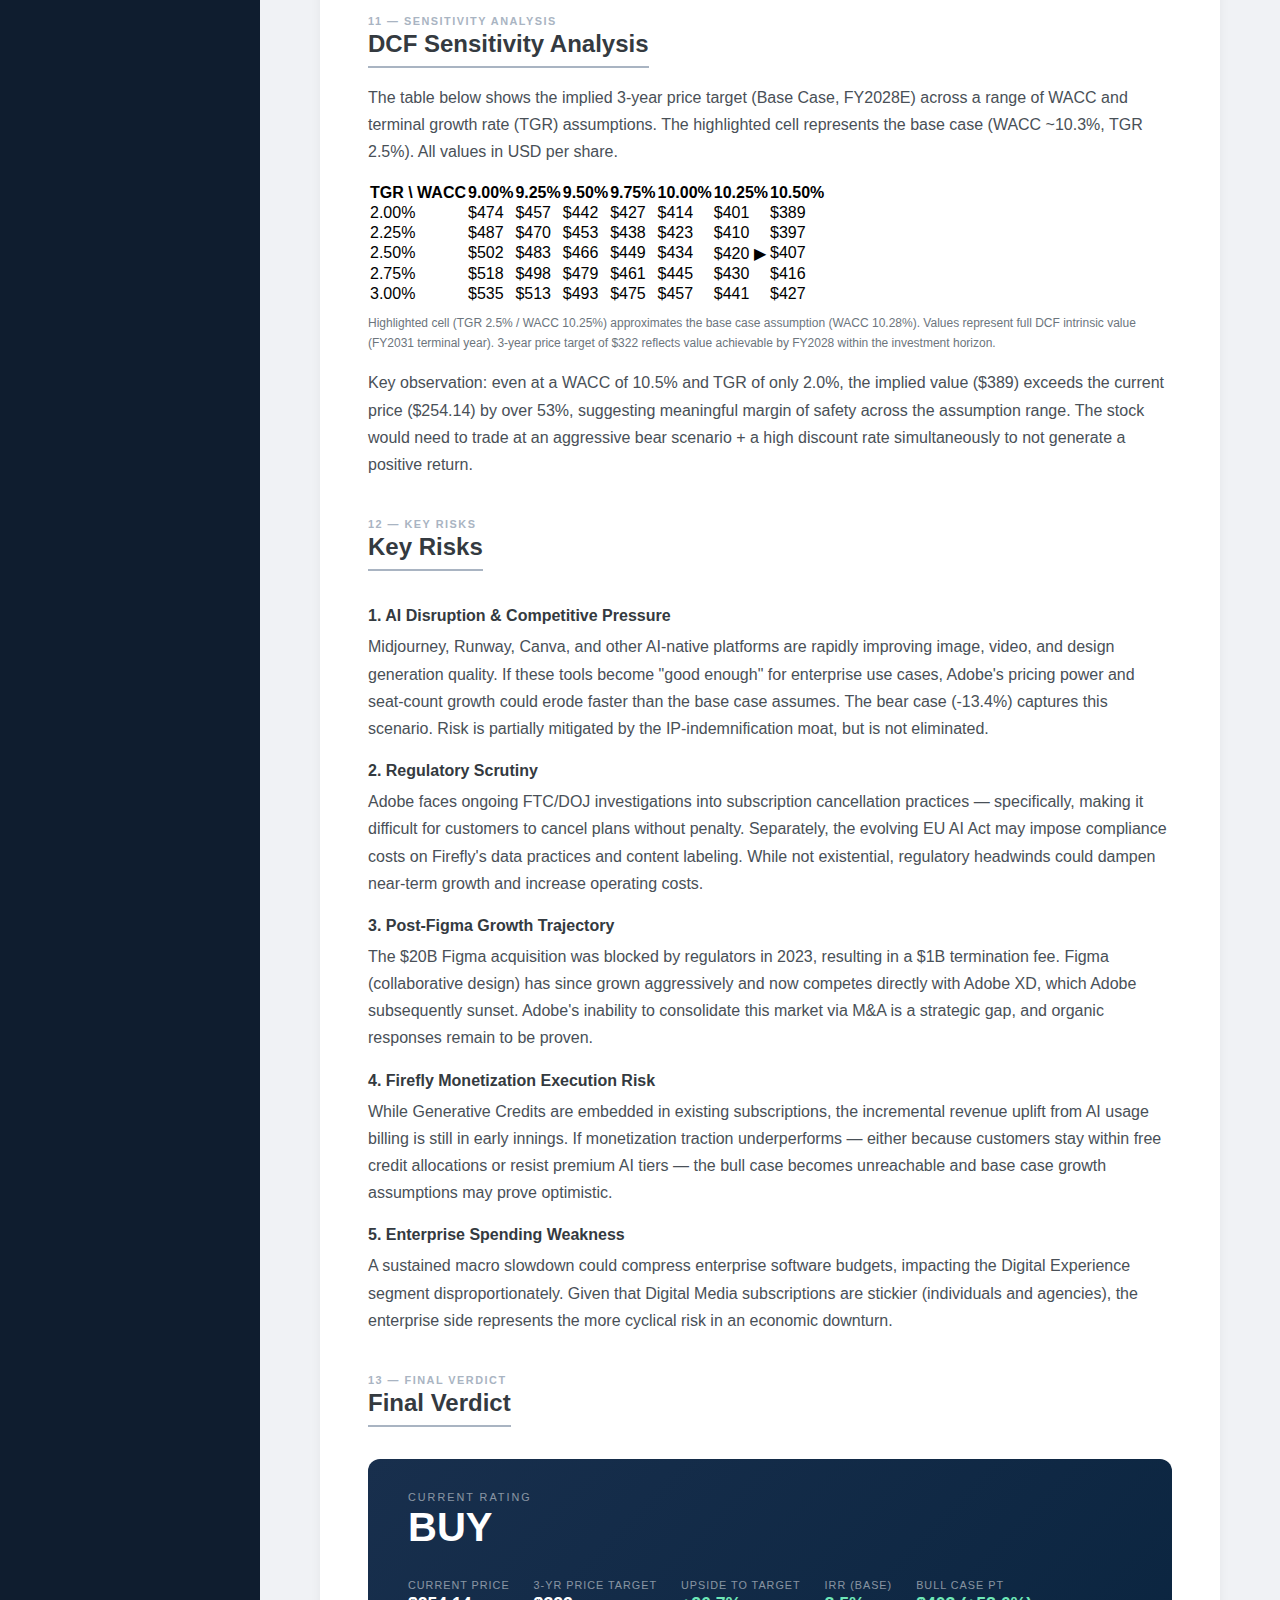
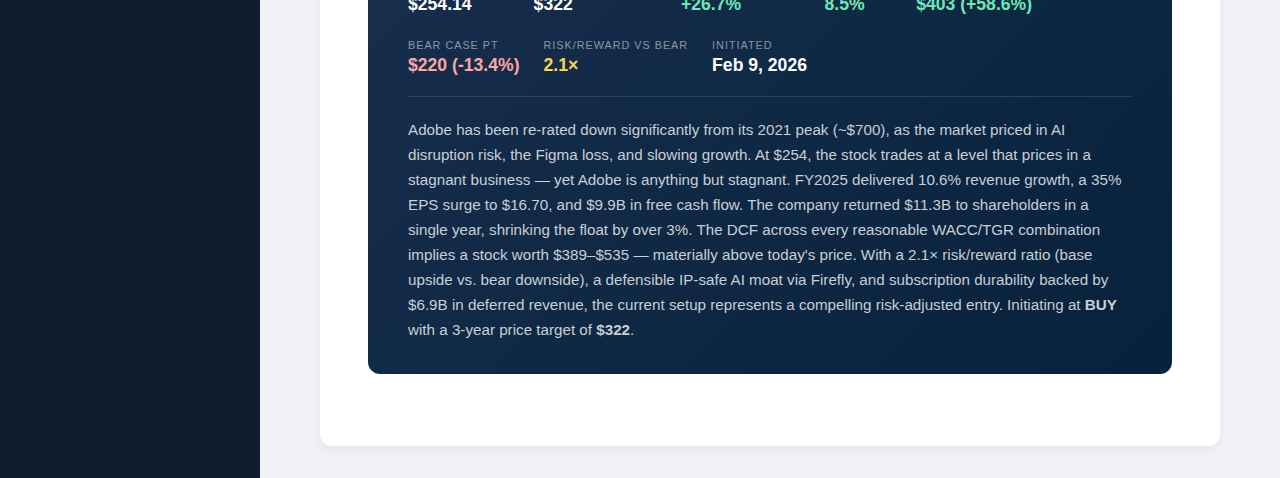
<file: stocks/adbe.html>
<!DOCTYPE html>
<html lang="en">
<head>
    <meta charset="UTF-8">
    <meta name="viewport" content="width=device-width, initial-scale=1.0">
    <title>ADBE Analysis - Tonivest Research</title>
    <meta name="description" content="In-depth equity research on Adobe Inc. (ADBE) including DCF valuation, Bull/Base/Bear scenarios, and sensitivity analysis." />
    <meta name="author" content="Tonivest Research" />
    <meta name="keywords" content="company analysis, stocks, investment, ADBE, Adobe, software, SaaS, Firefly, Creative Cloud" />
    <meta property="og:title" content="ADBE Analysis - Tonivest Research" />
    <meta property="og:description" content="In-depth equity research on Adobe Inc. (ADBE)." />
    <meta property="og:type" content="website" />
    <link rel="icon" href="../assets/logo-nav.png" type="image/png">
    <link rel="stylesheet" href="../styles.css">
</head>
<body>
    <div class="app-container">
        <aside class="sidebar">
            <div class="sidebar-logo">
                <a href="../index.html" class="brand-block" title="Tonivest Labs">
                    <span class="brand-mark" aria-hidden="true">TL</span>
                    <span class="brand-copy">
                        <span class="logo-text">Tonivest Labs</span>
                        <span class="logo-subtext">Independent equity research</span>
                    </span>
                </a>
                <button id="sidebar-toggle" class="sidebar-toggle" aria-label="Toggle Sidebar">
                    <svg width="20" height="20" fill="none" stroke="currentColor" viewBox="0 0 24 24"><path stroke-linecap="round" stroke-linejoin="round" stroke-width="2" d="M4 6h16M4 12h16M4 18h16"/></svg>
                </button>
            </div>
            <nav class="sidebar-nav">
                <a href="../index.html" class="nav-item active">
                    <svg class="nav-icon" fill="none" stroke="currentColor" viewBox="0 0 24 24"><path stroke-linecap="round" stroke-linejoin="round" stroke-width="2" d="M9 19v-6a2 2 0 00-2-2H5a2 2 0 00-2 2v6a2 2 0 002 2h2a2 2 0 002-2zm0 0V9a2 2 0 012-2h2a2 2 0 012 2v10m-6 0a2 2 0 002 2h2a2 2 0 002-2m0 0V5a2 2 0 012-2h2a2 2 0 012 2v14a2 2 0 01-2 2h-2a2 2 0 01-2-2z"/></svg>
                    <span class="nav-label">Company Analysis</span>
                </a>
                <a href="../port.html" class="nav-item">
                    <svg class="nav-icon" fill="none" stroke="currentColor" viewBox="0 0 24 24"><path stroke-linecap="round" stroke-linejoin="round" stroke-width="2" d="M19 11H5m14 0a2 2 0 012 2v6a2 2 0 01-2 2H5a2 2 0 01-2-2v-6a2 2 0 012-2m14 0V9a2 2 0 00-2-2M5 11V9a2 2 0 012-2m0 0V5a2 2 0 011-1h1m-1 1v1m0 0H4a1 1 0 00-1 1v1m2-2h14m-1 0V5a2 2 0 00-1-1h-1m1 1v1"/></svg>
                    <span class="nav-label">My Portfolio</span>
                </a>
                <a href="../tools.html" class="nav-item">
                    <svg class="nav-icon" fill="none" stroke="currentColor" viewBox="0 0 24 24"><path stroke-linecap="round" stroke-linejoin="round" stroke-width="2" d="M9 7h6m0 10v-3m-3 3h.01M9 17h.01M9 14h.01M12 14h.01M15 11h.01M12 11h.01M9 11h.01M7 21h10a2 2 0 002-2V5a2 2 0 00-2-2H7a2 2 0 00-2 2v14a2 2 0 002 2z"/></svg>
                    <span class="nav-label">Tools &amp; Projects</span>
                </a>
                <a href="../about.html" class="nav-item">
                    <svg class="nav-icon" fill="none" stroke="currentColor" viewBox="0 0 24 24"><path stroke-linecap="round" stroke-linejoin="round" stroke-width="2" d="M16 7a4 4 0 11-8 0 4 4 0 018 0zM12 14a7 7 0 00-7 7h14a7 7 0 00-7-7z"/></svg>
                    <span class="nav-label">About Me</span>
                </a>
            </nav>
        </aside>

        <main class="main-content">
            <div class="analysis-detail-container">
                <header class="analysis-detail-header">
                    <div class="header-content">
                        <h1 class="detail-title">Equity Research: Adobe Inc. (ADBE)</h1>
                        <p class="detail-meta">Initiated: Feb 9, 2026 &nbsp;|&nbsp; Last Updated: Mar 2, 2026 &nbsp;|&nbsp; Author: Tony Nguyen</p>
                    </div>
                    <a href="../index.html" class="back-button">← Back</a>
                </header>

                <article class="detail-content">

                    <!-- ═══════════════════════════════════════════
                         01 — OVERVIEW CARD
                    ═══════════════════════════════════════════ -->
                    <div class="stock-overview-card">
                        <div class="stock-ticker-row">
                            <div>
                                <div class="stock-ticker">ADBE</div>
                                <div class="stock-company-name">Adobe Inc. &nbsp;·&nbsp; NASDAQ</div>
                            </div>
                            <span class="verdict-badge verdict-buy">BUY</span>
                        </div>
                        <div class="info-tags">
                            <span class="info-tag">Technology</span>
                            <span class="info-tag">Software / SaaS</span>
                            <span class="info-tag">Digital Media &amp; Experience</span>
                            <span class="info-tag">Large Cap ~$108B</span>
                        </div>
                        <p class="stock-thesis">
                            "Adobe is the entrenched operating system for creative professionals and enterprise marketing. As Firefly AI monetization accelerates, subscription durability compounds, and buybacks steadily shrink the float, the stock's valuation reset offers an attractive 3-year entry point."
                        </p>
                        <div class="quick-stats-grid">
                            <div class="quick-stat">
                                <span class="quick-stat-value">$254.14</span>
                                <span class="quick-stat-label">Price (Feb 9, 2026)</span>
                            </div>
                            <div class="quick-stat">
                                <span class="quick-stat-value">$322</span>
                                <span class="quick-stat-label">3-Yr Price Target</span>
                            </div>
                            <div class="quick-stat">
                                <span class="quick-stat-value qs-positive">+26.7%</span>
                                <span class="quick-stat-label">Upside to Target</span>
                            </div>
                            <div class="quick-stat">
                                <span class="quick-stat-value">$23.8B</span>
                                <span class="quick-stat-label">FY2025 Revenue</span>
                            </div>
                            <div class="quick-stat">
                                <span class="quick-stat-value">$9.5B</span>
                                <span class="quick-stat-label">FY2025 EBITDA</span>
                            </div>
                            <div class="quick-stat">
                                <span class="quick-stat-value">$9.9B</span>
                                <span class="quick-stat-label">FY2025 FCF</span>
                            </div>
                        </div>
                    </div>

                    <!-- ═══════════════════════════════════════════
                         02 — RECENT NEWS & EARNINGS UPDATES
                    ═══════════════════════════════════════════ -->
                    <section class="detail-section">
                        <span class="section-label">02 — Recent News &amp; Earnings Updates</span>
                        <h3>Recent News</h3>

                        <div class="update-timeline">

                            <!-- Initiation — Q4 & FY2025 -->
                            <div class="update-card latest-update">
                                <div class="update-card-header">
                                    <div class="update-card-title">Q4 &amp; FY2025 Results — Initiation</div>
                                    <div class="update-card-meta">
                                        <span class="update-date-pill">Dec 2025</span>
                                        <span class="rating-pill rating-buy">BUY Initiated</span>
                                    </div>
                                </div>
                                <p>Adobe closed FY2025 with revenue of $23.8B (+10.6% YoY), driven by record subscription growth. Net income surged 28.3% to $7.1B as operating leverage expanded. The company generated $9.9B in free cash flow and returned $11.3B to shareholders through share repurchases — underscoring management's conviction at these price levels. Firefly, Adobe's commercially-safe generative AI platform, crossed 16 billion image generations. Initiating at <strong>BUY</strong> on valuation reset and multi-year AI monetization optionality.</p>
                                <div class="update-upside-row">
                                    <span>Stock: $254.14 &nbsp;|&nbsp; 3-Yr PT: $322</span>
                                    <span class="upside-value positive">+26.7% upside</span>
                                </div>
                            </div>

                        </div>
                    </section>

                    <!-- ═══════════════════════════════════════════
                         03 — BUSINESS SUMMARY
                    ═══════════════════════════════════════════ -->
                    <section class="detail-section">
                        <span class="section-label">03 — Business Summary</span>
                        <h3>Business Summary</h3>
                        <p>Adobe Inc. (NASDAQ: ADBE) is one of the world's largest software companies, operating a subscription-first model across three segments:</p>

                        <h4>Digital Media (Core Growth Engine)</h4>
                        <p>Encompasses <strong>Creative Cloud</strong> — home to Photoshop, Illustrator, Premiere Pro, After Effects, and Adobe Express — and <strong>Document Cloud</strong>, built around Acrobat and Adobe Sign. The strategy has shifted toward a "creativity for all" model, targeting not just professionals but student and casual creators via Adobe Express. FY2025 subscription revenue of $22.9B represents 96.4% of total revenue, providing exceptional forward visibility. Adobe Firefly (generative AI) is being monetized here through a Generative Credits system layered on top of existing subscriptions.</p>

                        <h4>Digital Experience (Enterprise Platform)</h4>
                        <p>Adobe Experience Cloud delivers B2B and B2C solutions for marketing, analytics, personalization, and commerce. The flagship product, <strong>Adobe GenStudio</strong>, bridges the gap between creative teams and marketing teams — creating a unified content supply chain from ideation to deployment. This segment targets large enterprises and is increasingly powered by AI-driven audience segmentation and real-time personalization at scale.</p>

                        <h4>Publishing &amp; Advertising (Legacy / Declining)</h4>
                        <p>A legacy segment covering eLearning tools, technical publishing, and print technologies. Revenue here continues to decline and is not a driver of the investment thesis.</p>
                    </section>

                    <!-- ═══════════════════════════════════════════
                         04 — INDUSTRY CONTEXT
                    ═══════════════════════════════════════════ -->
                    <section class="detail-section">
                        <span class="section-label">04 — Industry Context</span>
                        <h3>Industry Context</h3>
                        <p>Adobe sits at the intersection of three converging secular themes: the growth of digital content creation, the enterprise shift to data-driven marketing, and the AI-driven transformation of creative workflows.</p>
                        <p>Generative AI is bifurcating the competitive landscape. On one side, AI-native startups (Midjourney, Runway, Canva) are lowering the barrier to entry for basic creative tasks. On the other, enterprise buyers demand commercially safe, IP-indemnified AI tools that meet legal and compliance standards — a niche Adobe has deliberately carved out with Firefly's rights-cleared training data. This distinction is critical: enterprises cannot risk using AI-generated content built on scraped data, making Adobe's approach a structural moat rather than a temporary advantage.</p>
                        <p>The martech (marketing technology) market is expanding rapidly. Adobe's integration of creative and marketing workflows through GenStudio positions it uniquely in a fragmented landscape where most competitors offer only point solutions. Adobe's total addressable market across creative, document, and experience software is estimated at over $200B.</p>
                    </section>

                    <!-- ═══════════════════════════════════════════
                         05 — COMPETITIVE MOAT
                    ═══════════════════════════════════════════ -->
                    <section class="detail-section">
                        <span class="section-label">05 — Competitive Advantages &amp; Moat</span>
                        <h3>Competitive Advantages &amp; Moat</h3>

                        <h4>1. Professional Workflow Lock-In</h4>
                        <p>Photoshop, Illustrator, and Premiere Pro are the de facto industry standards in graphic design, photography, and video production. Switching costs are exceptionally high — professionals build their entire career muscle memory around these tools, agencies standardize workflows on them, and file formats (PSD, AI, INDD) create interoperability dependencies. This moat has persisted for over two decades and is not easily displaced.</p>

                        <h4>2. IP-Safe Generative AI (Firefly)</h4>
                        <p>Adobe Firefly is trained exclusively on Adobe Stock, openly licensed content, and public domain material. Unlike competitors using scraped internet data, Adobe offers enterprise customers full IP indemnification for Firefly-generated content. In a legal environment increasingly scrutinizing AI training data, this is a decisive enterprise differentiator that Adobe is still in the early innings of monetizing.</p>

                        <h4>3. Integrated Three-Cloud Ecosystem</h4>
                        <p>Creative Cloud, Document Cloud, and Experience Cloud are tightly integrated — sharing identity, asset management, and AI capabilities. This cross-cloud integration creates a "platform stickiness" that rivals offering only one or two layers cannot replicate. As GenStudio matures, the workflow from concept creation to campaign deployment becomes increasingly automated within a single Adobe subscription.</p>

                        <h4>4. Generative Credits Monetization</h4>
                        <p>Adobe's usage-based billing layer — Generative Credits — enables a price-per-AI-generation monetization model stacked on top of flat subscriptions. As AI usage scales, this creates an embedded revenue uplift mechanism without requiring net new seat additions. The model is still early but represents a meaningful medium-term pricing lever.</p>

                        <h4>5. Adobe GenStudio — The Content Supply Chain</h4>
                        <p>GenStudio is a unique enterprise platform that bridges creative and marketing teams in a way no pure-play competitor offers. As large brands increasingly need to produce thousands of localized, personalized ad variants at scale, GenStudio automates that process from within the Adobe ecosystem — locking in both the creative and marketing budgets simultaneously.</p>
                    </section>

                    <!-- ═══════════════════════════════════════════
                         06 — REVENUE GROWTH & PROFITABILITY
                    ═══════════════════════════════════════════ -->
                    <section class="detail-section">
                        <span class="section-label">06 — Revenue Growth &amp; Profitability</span>
                        <h3>Revenue Growth &amp; Profitability</h3>

                        <div class="metric-pair-grid">
                            <div class="metric-pair">
                                <div class="mp-label">FY2025 Revenue</div>
                                <div class="mp-value">$23.8B</div>
                                <div class="mp-context">+10.6% YoY; 5yr CAGR of 10.8%</div>
                            </div>
                            <div class="metric-pair">
                                <div class="mp-label">Subscription Revenue</div>
                                <div class="mp-value">$22.9B</div>
                                <div class="mp-context">96.4% of total — exceptional visibility</div>
                            </div>
                            <div class="metric-pair">
                                <div class="mp-label">Gross Margin</div>
                                <div class="mp-value">89.3%</div>
                                <div class="mp-context">FY2025; best-in-class software margins</div>
                            </div>
                            <div class="metric-pair">
                                <div class="mp-label">FY2025 EBITDA</div>
                                <div class="mp-value">$9.5B</div>
                                <div class="mp-context">40.1% EBITDA margin</div>
                            </div>
                            <div class="metric-pair">
                                <div class="mp-label">FY2025 Free Cash Flow</div>
                                <div class="mp-value">$9.9B</div>
                                <div class="mp-context">$10.0B op. CF &minus; $0.18B capex</div>
                            </div>
                            <div class="metric-pair">
                                <div class="mp-label">R&amp;D Spend</div>
                                <div class="mp-value">$4.3B</div>
                                <div class="mp-context">18.1% of revenue; Firefly + AI platform</div>
                            </div>
                        </div>

                        <h4 style="margin-top:1.5rem;">Historical Revenue Trend ($M)</h4>
                        <table class="forecast-table" style="margin-top:0.5rem;">
                            <thead>
                                <tr>
                                    <th>Fiscal Year</th>
                                    <th>FY2021</th>
                                    <th>FY2022</th>
                                    <th>FY2023</th>
                                    <th>FY2024</th>
                                    <th>FY2025</th>
                                </tr>
                            </thead>
                            <tbody>
                                <tr>
                                    <td>Revenue ($M)</td>
                                    <td>15,785</td>
                                    <td>17,606</td>
                                    <td>19,409</td>
                                    <td>21,505</td>
                                    <td>23,769</td>
                                </tr>
                                <tr>
                                    <td>YoY Growth</td>
                                    <td>—</td>
                                    <td>+11.5%</td>
                                    <td>+10.2%</td>
                                    <td>+10.8%</td>
                                    <td>+10.5%</td>
                                </tr>
                                <tr>
                                    <td>Gross Profit ($M)</td>
                                    <td>13,920</td>
                                    <td>15,441</td>
                                    <td>17,055</td>
                                    <td>19,147</td>
                                    <td>21,218</td>
                                </tr>
                                <tr>
                                    <td>Gross Margin</td>
                                    <td>88.2%</td>
                                    <td>87.7%</td>
                                    <td>87.9%</td>
                                    <td>89.0%</td>
                                    <td>89.3%</td>
                                </tr>
                                <tr>
                                    <td>EBITDA ($M)</td>
                                    <td>6,590</td>
                                    <td>6,954</td>
                                    <td>7,522</td>
                                    <td>7,598</td>
                                    <td>9,524</td>
                                </tr>
                                <tr>
                                    <td>EBITDA Margin</td>
                                    <td>41.7%</td>
                                    <td>39.5%</td>
                                    <td>38.8%</td>
                                    <td>35.3%</td>
                                    <td>40.1%</td>
                                </tr>
                            </tbody>
                        </table>
                        <p style="font-size:0.75rem;color:#6c757d;margin-top:0.4rem;">Note: FY2024 EBITDA margin depressed by $1.0B Figma acquisition termination fee; normalized margin ~40%.</p>
                    </section>

                    <!-- ═══════════════════════════════════════════
                         07 — EARNINGS PER SHARE
                    ═══════════════════════════════════════════ -->
                    <section class="detail-section">
                        <span class="section-label">07 — Earnings Per Share</span>
                        <h3>Earnings Per Share</h3>

                        <div class="metric-pair-grid">
                            <div class="metric-pair">
                                <div class="mp-label">FY2023 Diluted EPS</div>
                                <div class="mp-value">$11.82</div>
                                <div class="mp-context">GAAP; 457.1M diluted shares</div>
                            </div>
                            <div class="metric-pair">
                                <div class="mp-label">FY2024 Diluted EPS</div>
                                <div class="mp-value">$12.36</div>
                                <div class="mp-context">+4.6% YoY; FY2024 impacted by $1B Figma fee</div>
                            </div>
                            <div class="metric-pair">
                                <div class="mp-label">FY2025 Diluted EPS</div>
                                <div class="mp-value">$16.70</div>
                                <div class="mp-context">+35.1% YoY; 427M diluted shares</div>
                            </div>
                        </div>

                        <h4 style="margin-top:1.5rem;">EPS Forecast — Base Case ($)</h4>
                        <table class="forecast-table" style="margin-top:0.5rem;">
                            <thead>
                                <tr>
                                    <th>Metric</th>
                                    <th>FY2025A</th>
                                    <th>FY2026E</th>
                                    <th>FY2027E</th>
                                    <th>FY2028E</th>
                                </tr>
                            </thead>
                            <tbody>
                                <tr>
                                    <td>Net Income ($M)</td>
                                    <td>7,130</td>
                                    <td>7,610</td>
                                    <td>8,410</td>
                                    <td>9,295</td>
                                </tr>
                                <tr>
                                    <td>Diluted Shares (M)</td>
                                    <td>427.0</td>
                                    <td>414.3</td>
                                    <td>402.8</td>
                                    <td>391.6</td>
                                </tr>
                                <tr>
                                    <td>Diluted EPS</td>
                                    <td>$16.70</td>
                                    <td>~$18.37</td>
                                    <td>~$20.88</td>
                                    <td>~$23.74</td>
                                </tr>
                                <tr>
                                    <td>YoY Growth</td>
                                    <td>+35.1%</td>
                                    <td>+10.0%</td>
                                    <td>+13.7%</td>
                                    <td>+13.7%</td>
                                </tr>
                            </tbody>
                        </table>
                        <p style="font-size:0.75rem;color:#6c757d;margin-top:0.4rem;">Estimates based on DCF model base case. ~2.8%/yr share count reduction assumed from buyback program.</p>
                    </section>

                    <!-- ═══════════════════════════════════════════
                         08 — BALANCE SHEET
                    ═══════════════════════════════════════════ -->
                    <section class="detail-section">
                        <span class="section-label">08 — Balance Sheet</span>
                        <h3>Balance Sheet</h3>

                        <div class="metric-pair-grid">
                            <div class="metric-pair">
                                <div class="mp-label">Cash &amp; Short-Term Investments</div>
                                <div class="mp-value">$6.6B</div>
                                <div class="mp-context">$5.4B cash + $1.2B ST investments (FY2025)</div>
                            </div>
                            <div class="metric-pair">
                                <div class="mp-label">Long-Term Debt</div>
                                <div class="mp-value">$6.2B</div>
                                <div class="mp-context">Investment grade; net debt ~$779M</div>
                            </div>
                            <div class="metric-pair">
                                <div class="mp-label">Deferred Revenue (Current)</div>
                                <div class="mp-value">$6.9B</div>
                                <div class="mp-context">Locked-in forward revenue visibility</div>
                            </div>
                            <div class="metric-pair">
                                <div class="mp-label">Share Repurchases (FY2025)</div>
                                <div class="mp-value">$11.3B</div>
                                <div class="mp-context">Aggressive buyback; float down to 426M</div>
                            </div>
                            <div class="metric-pair">
                                <div class="mp-label">Total Assets</div>
                                <div class="mp-value">$29.5B</div>
                                <div class="mp-context">$12.9B goodwill from prior acquisitions</div>
                            </div>
                            <div class="metric-pair">
                                <div class="mp-label">Total Stockholders' Equity</div>
                                <div class="mp-value">$11.6B</div>
                                <div class="mp-context">Declining due to aggressive buybacks</div>
                            </div>
                        </div>
                        <p style="margin-top:1rem;">Adobe's balance sheet reflects a company in "harvest mode" — nearly debt-neutral on a net basis, generating $9.9B in annual free cash flow, and returning almost all of it to shareholders. The declining equity value is a direct result of aggressive buybacks rather than any deterioration in business quality. $6.9B in deferred revenue provides strong forward revenue visibility and reduces business-cycle risk.</p>
                    </section>

                    <!-- ═══════════════════════════════════════════
                         09 — 3-YEAR FORECAST
                    ═══════════════════════════════════════════ -->
                    <section class="detail-section">
                        <span class="section-label">09 — 3-Year Forecast</span>
                        <h3>3-Year Forecast &amp; Scenario Analysis</h3>
                        <p>The forecast is built on a DCF model with explicit projections through FY2028 (3 years). Three scenarios are modeled, differentiated by revenue growth trajectory and EBITDA margin assumptions. All figures represent FY2028 estimates with pricing as of Feb 9, 2026 ($254.14).</p>

                        <!-- Scenario Comparison Cards -->
                        <div class="scenario-comparison-grid">

                            <!-- Bear -->
                            <div class="scenario-col bear">
                                <div class="scenario-col-label">Bear Case</div>
                                <div class="scenario-col-pt">$220</div>
                                <div class="scenario-col-upside">-13.4% downside &nbsp;|&nbsp; IRR -4.7%</div>
                                <div class="scenario-col-rows">
                                    <div class="scenario-col-row">
                                        <span class="scenario-col-row-label">3yr Rev CAGR</span>
                                        <span class="scenario-col-row-val">4.8%</span>
                                    </div>
                                    <div class="scenario-col-row">
                                        <span class="scenario-col-row-label">FY2028E Revenue</span>
                                        <span class="scenario-col-row-val">$27.9B</span>
                                    </div>
                                    <div class="scenario-col-row">
                                        <span class="scenario-col-row-label">EBITDA Margin</span>
                                        <span class="scenario-col-row-val">36.1%</span>
                                    </div>
                                    <div class="scenario-col-row">
                                        <span class="scenario-col-row-label">FY2028E EBITDA</span>
                                        <span class="scenario-col-row-val">$10.1B</span>
                                    </div>
                                    <div class="scenario-col-row">
                                        <span class="scenario-col-row-label">FY2028E FCF</span>
                                        <span class="scenario-col-row-val">$7.9B</span>
                                    </div>
                                    <div class="scenario-col-row">
                                        <span class="scenario-col-row-label">FCF Margin</span>
                                        <span class="scenario-col-row-val">28.3%</span>
                                    </div>
                                    <div class="scenario-col-row" style="margin-top:0.5rem;padding-top:0.5rem;border-top:1px solid rgba(0,0,0,0.07);">
                                        <span class="scenario-col-row-label">Trigger</span>
                                        <span class="scenario-col-row-val" style="font-size:0.75rem;color:#dc2626;">AI disruption accelerates; pricing power erodes</span>
                                    </div>
                                </div>
                            </div>

                            <!-- Base -->
                            <div class="scenario-col base">
                                <div class="scenario-col-label">Base Case</div>
                                <div class="scenario-col-pt">$325</div>
                                <div class="scenario-col-upside">+27.7% upside &nbsp;|&nbsp; IRR 8.5%</div>
                                <div class="scenario-col-rows">
                                    <div class="scenario-col-row">
                                        <span class="scenario-col-row-label">3yr Rev CAGR</span>
                                        <span class="scenario-col-row-val">10.5%</span>
                                    </div>
                                    <div class="scenario-col-row">
                                        <span class="scenario-col-row-label">FY2028E Revenue</span>
                                        <span class="scenario-col-row-val">$32.1B</span>
                                    </div>
                                    <div class="scenario-col-row">
                                        <span class="scenario-col-row-label">EBITDA Margin</span>
                                        <span class="scenario-col-row-val">40.1%</span>
                                    </div>
                                    <div class="scenario-col-row">
                                        <span class="scenario-col-row-label">FY2028E EBITDA</span>
                                        <span class="scenario-col-row-val">$12.9B</span>
                                    </div>
                                    <div class="scenario-col-row">
                                        <span class="scenario-col-row-label">FY2028E FCF</span>
                                        <span class="scenario-col-row-val">$9.9B</span>
                                    </div>
                                    <div class="scenario-col-row">
                                        <span class="scenario-col-row-label">FCF Margin</span>
                                        <span class="scenario-col-row-val">30.8%</span>
                                    </div>
                                    <div class="scenario-col-row" style="margin-top:0.5rem;padding-top:0.5rem;border-top:1px solid rgba(0,0,0,0.07);">
                                        <span class="scenario-col-row-label">Trigger</span>
                                        <span class="scenario-col-row-val" style="font-size:0.75rem;color:#1E3A5F;">Firefly monetization gains traction; subscription growth sustains</span>
                                    </div>
                                </div>
                            </div>

                            <!-- Bull -->
                            <div class="scenario-col bull">
                                <div class="scenario-col-label">Bull Case</div>
                                <div class="scenario-col-pt">$403</div>
                                <div class="scenario-col-upside">+58.6% upside &nbsp;|&nbsp; IRR 16.6%</div>
                                <div class="scenario-col-rows">
                                    <div class="scenario-col-row">
                                        <span class="scenario-col-row-label">3yr Rev CAGR</span>
                                        <span class="scenario-col-row-val">12.6%</span>
                                    </div>
                                    <div class="scenario-col-row">
                                        <span class="scenario-col-row-label">FY2028E Revenue</span>
                                        <span class="scenario-col-row-val">$34.0B</span>
                                    </div>
                                    <div class="scenario-col-row">
                                        <span class="scenario-col-row-label">EBITDA Margin</span>
                                        <span class="scenario-col-row-val">42.1%</span>
                                    </div>
                                    <div class="scenario-col-row">
                                        <span class="scenario-col-row-label">FY2028E EBITDA</span>
                                        <span class="scenario-col-row-val">$14.3B</span>
                                    </div>
                                    <div class="scenario-col-row">
                                        <span class="scenario-col-row-label">FY2028E FCF</span>
                                        <span class="scenario-col-row-val">$11.0B</span>
                                    </div>
                                    <div class="scenario-col-row">
                                        <span class="scenario-col-row-label">FCF Margin</span>
                                        <span class="scenario-col-row-val">32.4%</span>
                                    </div>
                                    <div class="scenario-col-row" style="margin-top:0.5rem;padding-top:0.5rem;border-top:1px solid rgba(0,0,0,0.07);">
                                        <span class="scenario-col-row-label">Trigger</span>
                                        <span class="scenario-col-row-val" style="font-size:0.75rem;color:#059669;">GenStudio adoption accelerates; Firefly premium pricing unlocked</span>
                                    </div>
                                </div>
                            </div>

                        </div>

                        <!-- Risk / Reward Summary -->
                        <div style="background:#eef2f7;border-radius:0.5rem;padding:0.875rem 1rem;margin:0.75rem 0 1.25rem;font-size:0.85rem;color:#1E3A5F;">
                            <strong>Risk / Reward:</strong> Base vs Bear = <strong>2.1×</strong> &nbsp;|&nbsp; Bull vs Bear = <strong>4.4×</strong> &nbsp;|&nbsp; Max loss (Bear): -13.4% &nbsp;|&nbsp; Max gain (Bull): +58.6%
                        </div>

                        <!-- Annual Base Case Table -->
                        <h4>Base Case — Annual Projections ($M)</h4>
                        <table class="forecast-table">
                            <thead>
                                <tr>
                                    <th>Metric</th>
                                    <th>FY2025A</th>
                                    <th>FY2026E</th>
                                    <th>FY2027E</th>
                                    <th>FY2028E</th>
                                </tr>
                            </thead>
                            <tbody>
                                <tr class="ft-section">
                                    <td colspan="5">Income Statement</td>
                                </tr>
                                <tr>
                                    <td>Revenue</td>
                                    <td>23,769</td>
                                    <td>26,270</td>
                                    <td>29,034</td>
                                    <td>32,090</td>
                                </tr>
                                <tr>
                                    <td>Revenue Growth</td>
                                    <td>+10.5%</td>
                                    <td>+10.5%</td>
                                    <td>+10.5%</td>
                                    <td>+10.5%</td>
                                </tr>
                                <tr>
                                    <td>Gross Profit</td>
                                    <td>21,218</td>
                                    <td>23,498</td>
                                    <td>26,022</td>
                                    <td>28,818</td>
                                </tr>
                                <tr>
                                    <td>Gross Margin</td>
                                    <td>89.3%</td>
                                    <td>89.4%</td>
                                    <td>89.6%</td>
                                    <td>89.8%</td>
                                </tr>
                                <tr>
                                    <td>EBITDA</td>
                                    <td>9,524</td>
                                    <td>10,526</td>
                                    <td>11,634</td>
                                    <td>12,858</td>
                                </tr>
                                <tr>
                                    <td>EBITDA Margin</td>
                                    <td>40.1%</td>
                                    <td>40.1%</td>
                                    <td>40.1%</td>
                                    <td>40.1%</td>
                                </tr>
                                <tr>
                                    <td>Net Income</td>
                                    <td>7,130</td>
                                    <td>7,610</td>
                                    <td>8,410</td>
                                    <td>9,295</td>
                                </tr>
                                <tr class="ft-section">
                                    <td colspan="5">Cash Flow</td>
                                </tr>
                                <tr>
                                    <td>Free Cash Flow</td>
                                    <td>9,852</td>
                                    <td>7,841</td>
                                    <td>8,943</td>
                                    <td>9,883</td>
                                </tr>
                                <tr>
                                    <td>FCF Margin</td>
                                    <td>41.5%</td>
                                    <td>29.8%</td>
                                    <td>30.8%</td>
                                    <td>30.8%</td>
                                </tr>
                                <tr class="ft-section">
                                    <td colspan="5">Per Share</td>
                                </tr>
                                <tr>
                                    <td>Diluted Shares (M)</td>
                                    <td>427.0</td>
                                    <td>414.3</td>
                                    <td>402.8</td>
                                    <td>391.6</td>
                                </tr>
                                <tr>
                                    <td>Diluted EPS</td>
                                    <td>$16.70</td>
                                    <td>~$18.37</td>
                                    <td>~$20.88</td>
                                    <td>~$23.74</td>
                                </tr>
                            </tbody>
                        </table>
                        <p style="font-size:0.75rem;color:#6c757d;margin-top:0.4rem;">FY2026E FCF lower than FY2025 actuals due to higher working capital requirements modeled. FY2025 actuals from company filings.</p>
                    </section>

                    <!-- ═══════════════════════════════════════════
                         10 — VALUATION
                    ═══════════════════════════════════════════ -->
                    <section class="detail-section">
                        <span class="section-label">10 — Valuation</span>
                        <h3>Valuation</h3>
                        <p>Valuation is based on a discounted cash flow (DCF) model with a 6-year explicit forecast period (FY2026–FY2031), followed by a Gordon Growth terminal value. A mid-year convention is applied to the discount periods. The 3-year price target reflects the implied equity value per share as of FY2028, discounted back to today.</p>

                        <div class="metric-pair-grid">
                            <div class="metric-pair">
                                <div class="mp-label">Entry Price</div>
                                <div class="mp-value">$254.14</div>
                                <div class="mp-context">As of Feb 9, 2026</div>
                            </div>
                            <div class="metric-pair">
                                <div class="mp-label">WACC</div>
                                <div class="mp-value">10.28%</div>
                                <div class="mp-context">Weighted average cost of capital</div>
                            </div>
                            <div class="metric-pair">
                                <div class="mp-label">Terminal Growth Rate</div>
                                <div class="mp-value">2.5%</div>
                                <div class="mp-context">Long-run nominal GDP growth</div>
                            </div>
                            <div class="metric-pair">
                                <div class="mp-label">PV of FCFs (6yr)</div>
                                <div class="mp-value">$23.2B</div>
                                <div class="mp-context">Discounted at WACC with mid-yr convention</div>
                            </div>
                            <div class="metric-pair">
                                <div class="mp-label">PV of Terminal Value</div>
                                <div class="mp-value">$103.6B</div>
                                <div class="mp-context">81.7% of implied EV</div>
                            </div>
                            <div class="metric-pair">
                                <div class="mp-label">Implied Enterprise Value</div>
                                <div class="mp-value">$126.9B</div>
                                <div class="mp-context">vs. current TEV ~$109B</div>
                            </div>
                            <div class="metric-pair">
                                <div class="mp-label">Net Debt</div>
                                <div class="mp-value">$779M</div>
                                <div class="mp-context">$6.21B debt &minus; $5.43B cash</div>
                            </div>
                            <div class="metric-pair">
                                <div class="mp-label">Implied Equity Value</div>
                                <div class="mp-value">$126.1B</div>
                                <div class="mp-context">EV + cash &minus; debt</div>
                            </div>
                            <div class="metric-pair">
                                <div class="mp-label">3-Yr Price Target</div>
                                <div class="mp-value">$322</div>
                                <div class="mp-context">$126.1B ÷ 391.6M shares (FY2028E)</div>
                            </div>
                        </div>

                        <p style="margin-top:1rem;">The full 6-year DCF implies an intrinsic value of <strong>$418/share</strong> (+64.5% from entry), while the 3-year price target of <strong>$322/share</strong> (+26.7%) represents the value achievable within the investment horizon with no multiple re-rating required — purely driven by fundamental cash flow growth and share count reduction.</p>
                    </section>

                    <!-- ═══════════════════════════════════════════
                         11 — SENSITIVITY ANALYSIS
                    ═══════════════════════════════════════════ -->
                    <section class="detail-section">
                        <span class="section-label">11 — Sensitivity Analysis</span>
                        <h3>DCF Sensitivity Analysis</h3>
                        <p>The table below shows the implied 3-year price target (Base Case, FY2028E) across a range of WACC and terminal growth rate (TGR) assumptions. The highlighted cell represents the base case (WACC ~10.3%, TGR 2.5%). All values in USD per share.</p>

                        <div class="sensitivity-wrap">
                            <table class="sensitivity-table">
                                <thead>
                                    <tr>
                                        <th class="st-corner">TGR \ WACC</th>
                                        <th>9.00%</th>
                                        <th>9.25%</th>
                                        <th>9.50%</th>
                                        <th>9.75%</th>
                                        <th>10.00%</th>
                                        <th>10.25%</th>
                                        <th>10.50%</th>
                                    </tr>
                                </thead>
                                <tbody>
                                    <tr>
                                        <td class="st-row-head">2.00%</td>
                                        <td>$474</td>
                                        <td>$457</td>
                                        <td>$442</td>
                                        <td>$427</td>
                                        <td>$414</td>
                                        <td>$401</td>
                                        <td>$389</td>
                                    </tr>
                                    <tr>
                                        <td class="st-row-head">2.25%</td>
                                        <td>$487</td>
                                        <td>$470</td>
                                        <td>$453</td>
                                        <td>$438</td>
                                        <td>$423</td>
                                        <td>$410</td>
                                        <td>$397</td>
                                    </tr>
                                    <tr>
                                        <td class="st-row-head">2.50%</td>
                                        <td>$502</td>
                                        <td>$483</td>
                                        <td>$466</td>
                                        <td>$449</td>
                                        <td>$434</td>
                                        <td class="st-highlight">$420 &#9654;</td>
                                        <td>$407</td>
                                    </tr>
                                    <tr>
                                        <td class="st-row-head">2.75%</td>
                                        <td>$518</td>
                                        <td>$498</td>
                                        <td>$479</td>
                                        <td>$461</td>
                                        <td>$445</td>
                                        <td>$430</td>
                                        <td>$416</td>
                                    </tr>
                                    <tr>
                                        <td class="st-row-head">3.00%</td>
                                        <td>$535</td>
                                        <td>$513</td>
                                        <td>$493</td>
                                        <td>$475</td>
                                        <td>$457</td>
                                        <td>$441</td>
                                        <td>$427</td>
                                    </tr>
                                </tbody>
                            </table>
                        </div>
                        <p style="font-size:0.75rem;color:#6c757d;margin-top:0.5rem;">Highlighted cell (TGR 2.5% / WACC 10.25%) approximates the base case assumption (WACC 10.28%). Values represent full DCF intrinsic value (FY2031 terminal year). 3-year price target of $322 reflects value achievable by FY2028 within the investment horizon.</p>

                        <p style="margin-top:0.875rem;">Key observation: even at a WACC of 10.5% and TGR of only 2.0%, the implied value ($389) exceeds the current price ($254.14) by over 53%, suggesting meaningful margin of safety across the assumption range. The stock would need to trade at an aggressive bear scenario + a high discount rate simultaneously to not generate a positive return.</p>
                    </section>

                    <!-- ═══════════════════════════════════════════
                         12 — KEY RISKS
                    ═══════════════════════════════════════════ -->
                    <section class="detail-section">
                        <span class="section-label">12 — Key Risks</span>
                        <h3>Key Risks</h3>

                        <h4>1. AI Disruption &amp; Competitive Pressure</h4>
                        <p>Midjourney, Runway, Canva, and other AI-native platforms are rapidly improving image, video, and design generation quality. If these tools become "good enough" for enterprise use cases, Adobe's pricing power and seat-count growth could erode faster than the base case assumes. The bear case (-13.4%) captures this scenario. Risk is partially mitigated by the IP-indemnification moat, but is not eliminated.</p>

                        <h4>2. Regulatory Scrutiny</h4>
                        <p>Adobe faces ongoing FTC/DOJ investigations into subscription cancellation practices — specifically, making it difficult for customers to cancel plans without penalty. Separately, the evolving EU AI Act may impose compliance costs on Firefly's data practices and content labeling. While not existential, regulatory headwinds could dampen near-term growth and increase operating costs.</p>

                        <h4>3. Post-Figma Growth Trajectory</h4>
                        <p>The $20B Figma acquisition was blocked by regulators in 2023, resulting in a $1B termination fee. Figma (collaborative design) has since grown aggressively and now competes directly with Adobe XD, which Adobe subsequently sunset. Adobe's inability to consolidate this market via M&A is a strategic gap, and organic responses remain to be proven.</p>

                        <h4>4. Firefly Monetization Execution Risk</h4>
                        <p>While Generative Credits are embedded in existing subscriptions, the incremental revenue uplift from AI usage billing is still in early innings. If monetization traction underperforms — either because customers stay within free credit allocations or resist premium AI tiers — the bull case becomes unreachable and base case growth assumptions may prove optimistic.</p>

                        <h4>5. Enterprise Spending Weakness</h4>
                        <p>A sustained macro slowdown could compress enterprise software budgets, impacting the Digital Experience segment disproportionately. Given that Digital Media subscriptions are stickier (individuals and agencies), the enterprise side represents the more cyclical risk in an economic downturn.</p>
                    </section>

                    <!-- ═══════════════════════════════════════════
                         13 — FINAL VERDICT
                    ═══════════════════════════════════════════ -->
                    <section class="detail-section">
                        <span class="section-label">13 — Final Verdict</span>
                        <h3>Final Verdict</h3>

                        <div class="final-verdict-box">
                            <div class="fvb-inner">
                                <div>
                                    <div class="fvb-rating-label">Current Rating</div>
                                    <div class="fvb-rating">BUY</div>
                                </div>
                                <div class="fvb-stats-row">
                                    <div>
                                        <div class="fvb-stat-label">Current Price</div>
                                        <div class="fvb-stat-value">$254.14</div>
                                    </div>
                                    <div>
                                        <div class="fvb-stat-label">3-Yr Price Target</div>
                                        <div class="fvb-stat-value">$322</div>
                                    </div>
                                    <div>
                                        <div class="fvb-stat-label">Upside to Target</div>
                                        <div class="fvb-stat-value fvb-positive">+26.7%</div>
                                    </div>
                                    <div>
                                        <div class="fvb-stat-label">IRR (Base)</div>
                                        <div class="fvb-stat-value fvb-positive">8.5%</div>
                                    </div>
                                    <div>
                                        <div class="fvb-stat-label">Bull Case PT</div>
                                        <div class="fvb-stat-value fvb-positive">$403 (+58.6%)</div>
                                    </div>
                                    <div>
                                        <div class="fvb-stat-label">Bear Case PT</div>
                                        <div class="fvb-stat-value fvb-negative">$220 (-13.4%)</div>
                                    </div>
                                    <div>
                                        <div class="fvb-stat-label">Risk/Reward vs Bear</div>
                                        <div class="fvb-stat-value fvb-neutral">2.1×</div>
                                    </div>
                                    <div>
                                        <div class="fvb-stat-label">Initiated</div>
                                        <div class="fvb-stat-value">Feb 9, 2026</div>
                                    </div>
                                </div>
                            </div>
                            <div class="fvb-reasoning">
                                Adobe has been re-rated down significantly from its 2021 peak (~$700), as the market priced in AI disruption risk, the Figma loss, and slowing growth. At $254, the stock trades at a level that prices in a stagnant business — yet Adobe is anything but stagnant. FY2025 delivered 10.6% revenue growth, a 35% EPS surge to $16.70, and $9.9B in free cash flow. The company returned $11.3B to shareholders in a single year, shrinking the float by over 3%. The DCF across every reasonable WACC/TGR combination implies a stock worth $389–$535 — materially above today's price. With a 2.1× risk/reward ratio (base upside vs. bear downside), a defensible IP-safe AI moat via Firefly, and subscription durability backed by $6.9B in deferred revenue, the current setup represents a compelling risk-adjusted entry. Initiating at <strong>BUY</strong> with a 3-year price target of <strong>$322</strong>.
                            </div>
                        </div>
                    </section>

                </article>
            </div>
        </main>
    </div>

    <script>
        document.addEventListener('DOMContentLoaded', () => {
            const sidebar = document.querySelector('.sidebar');
            const toggleBtn = document.getElementById('sidebar-toggle');
            if (localStorage.getItem('sidebar-collapsed') === 'true') {
                sidebar.classList.add('collapsed');
            }
            toggleBtn.addEventListener('click', () => {
                sidebar.classList.toggle('collapsed');
                localStorage.setItem('sidebar-collapsed', sidebar.classList.contains('collapsed'));
            });
        });
    </script>
</body>
</html>
</file>
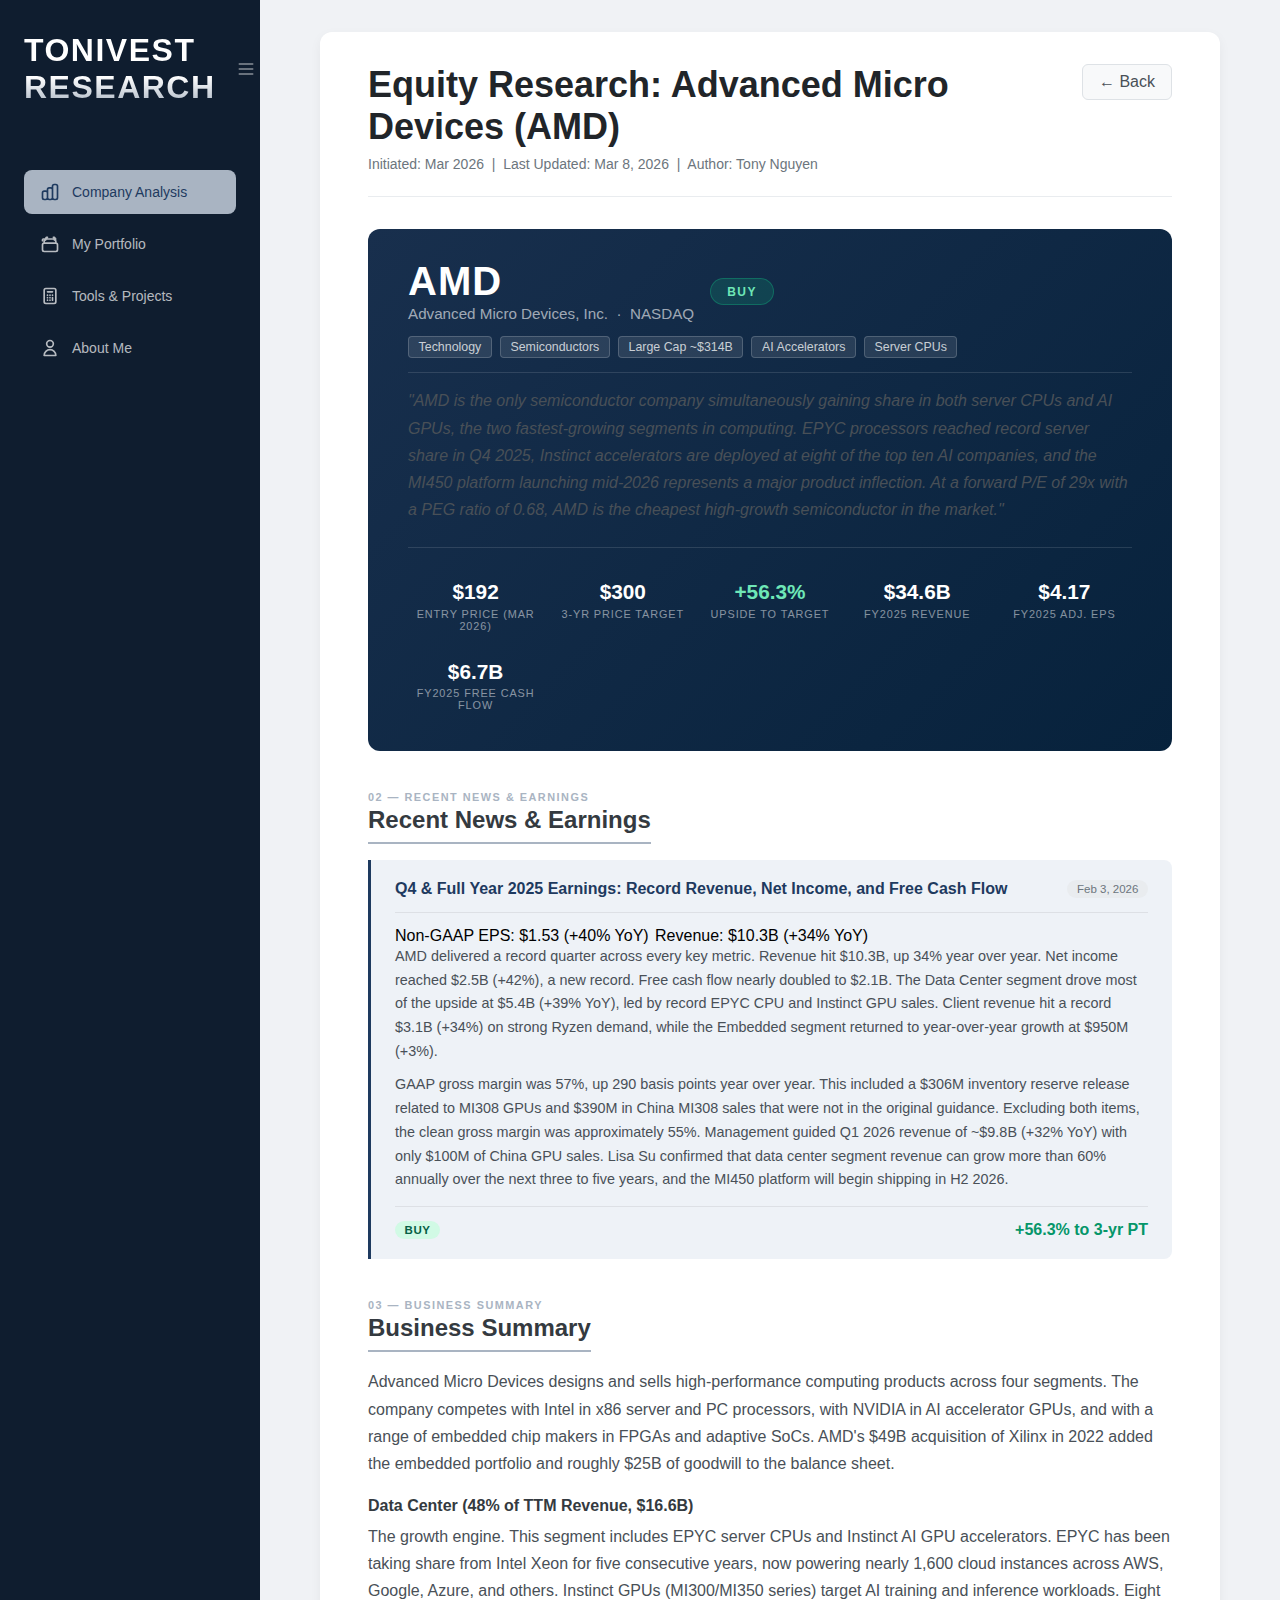
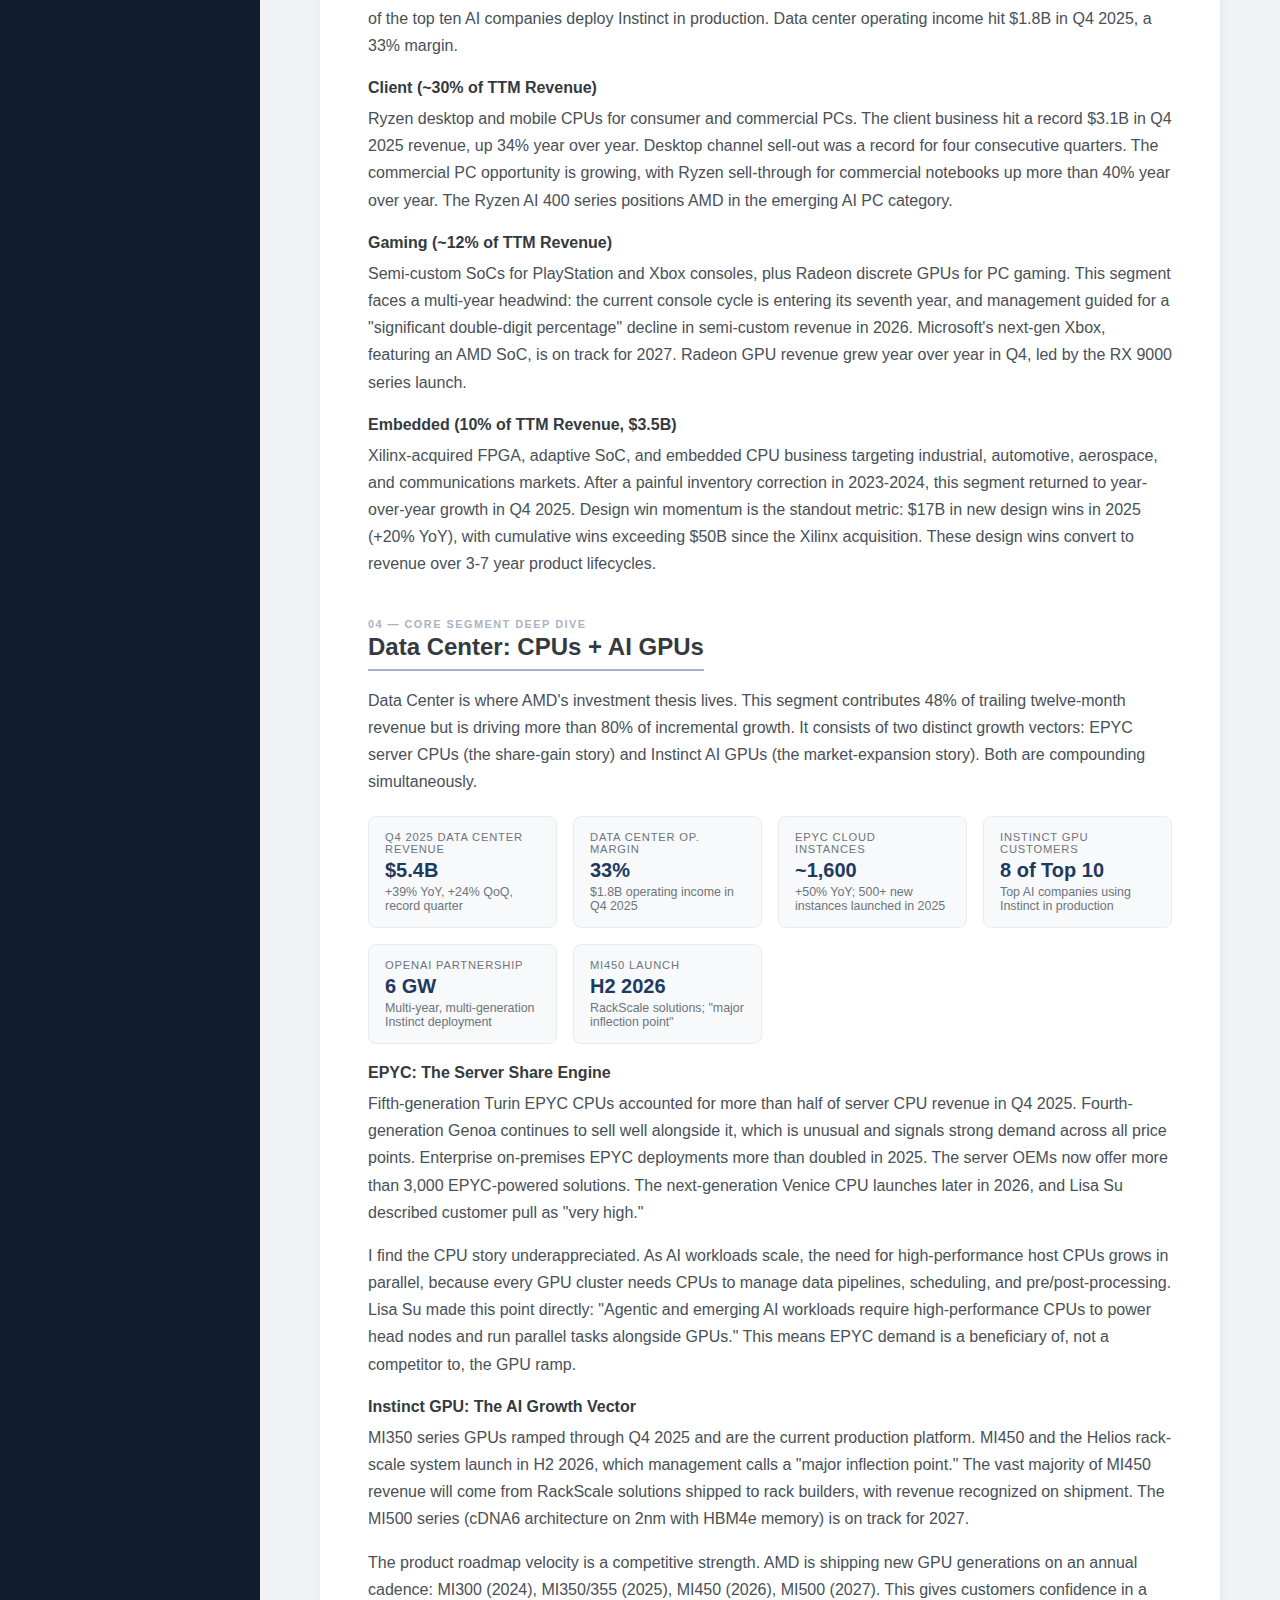
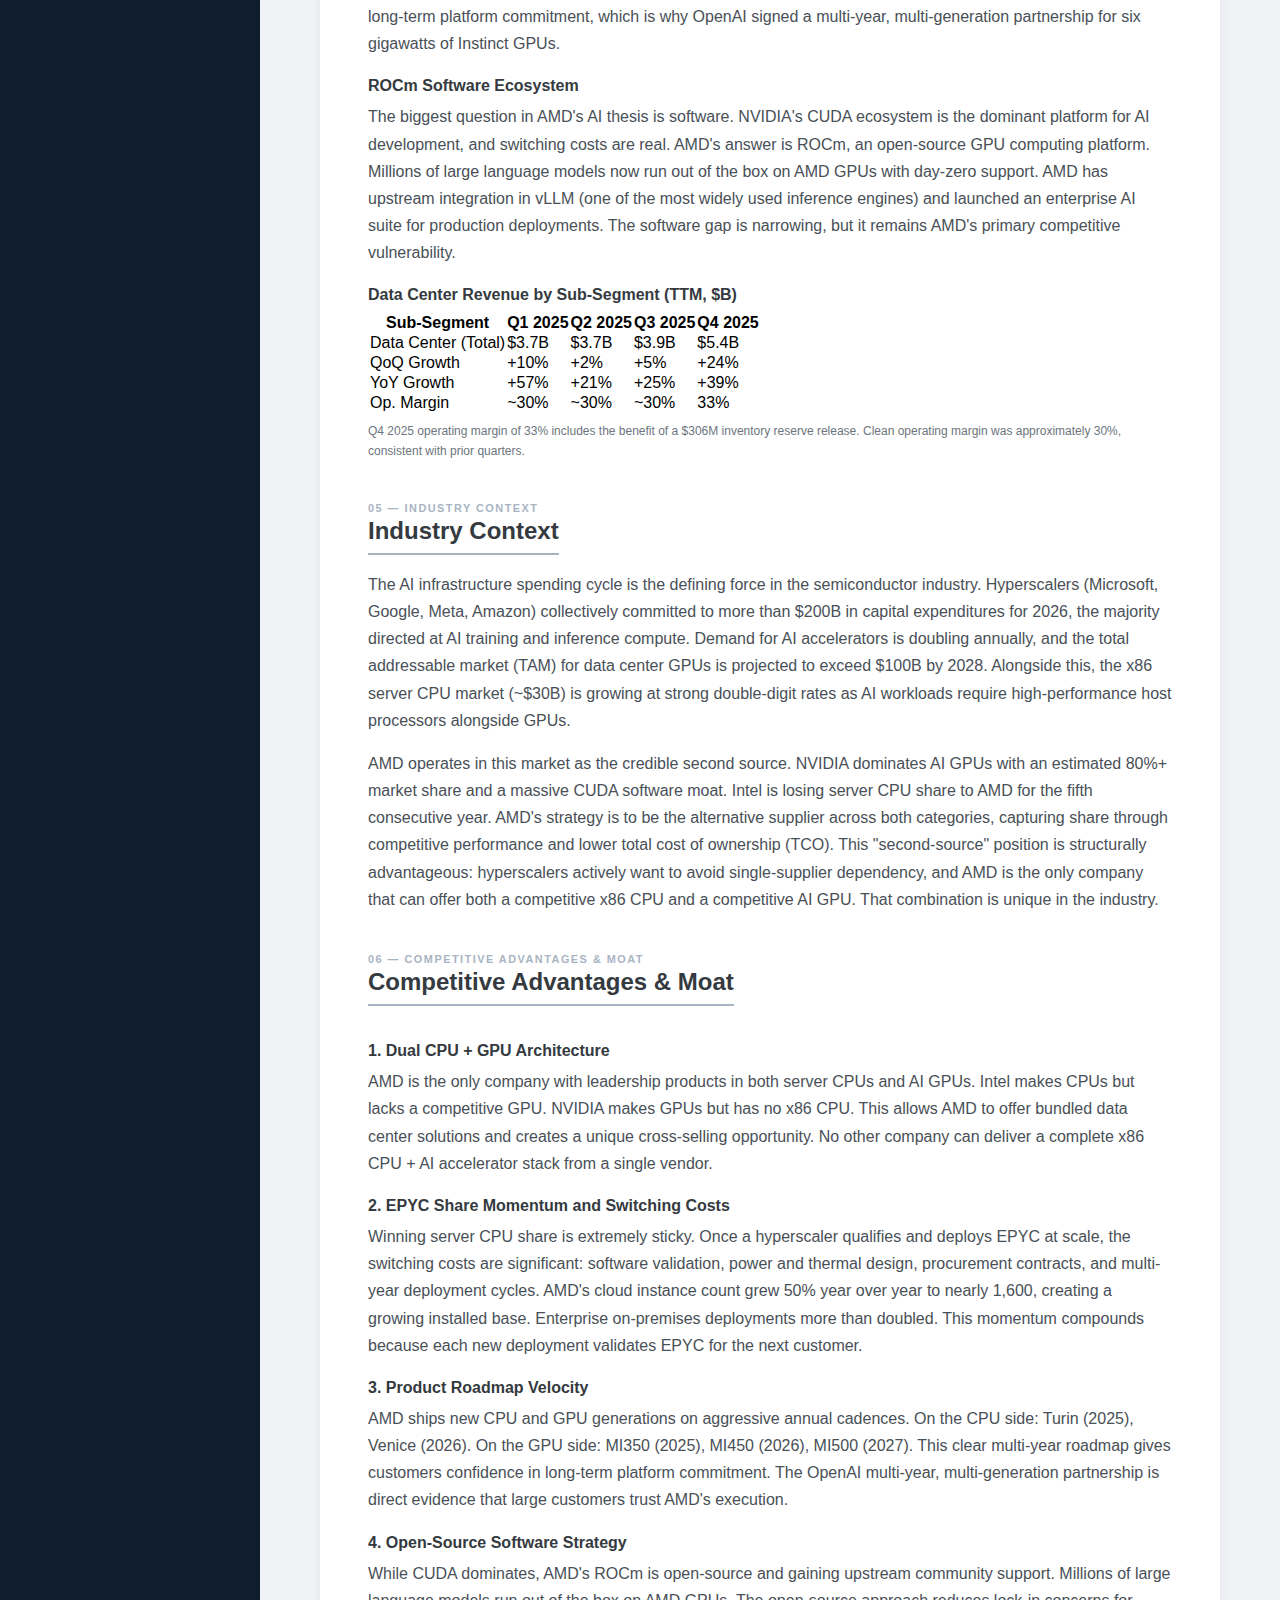
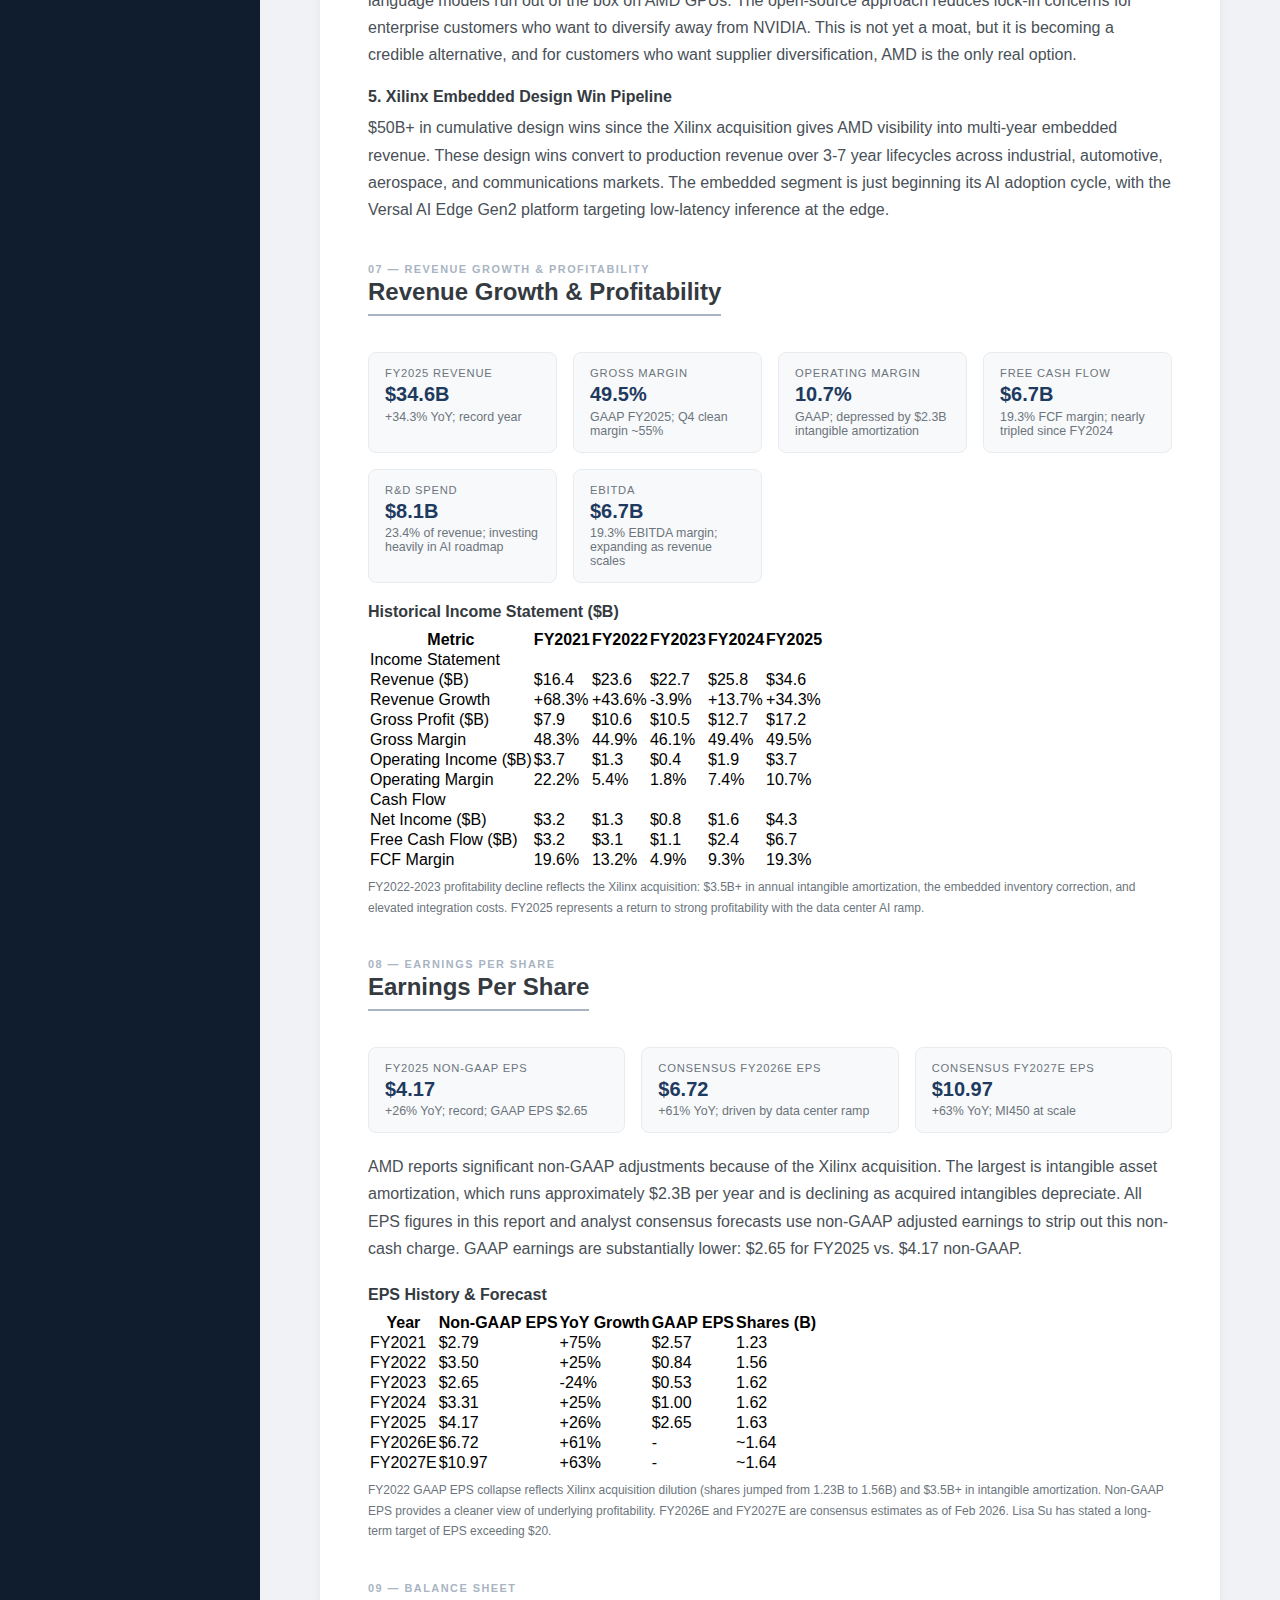
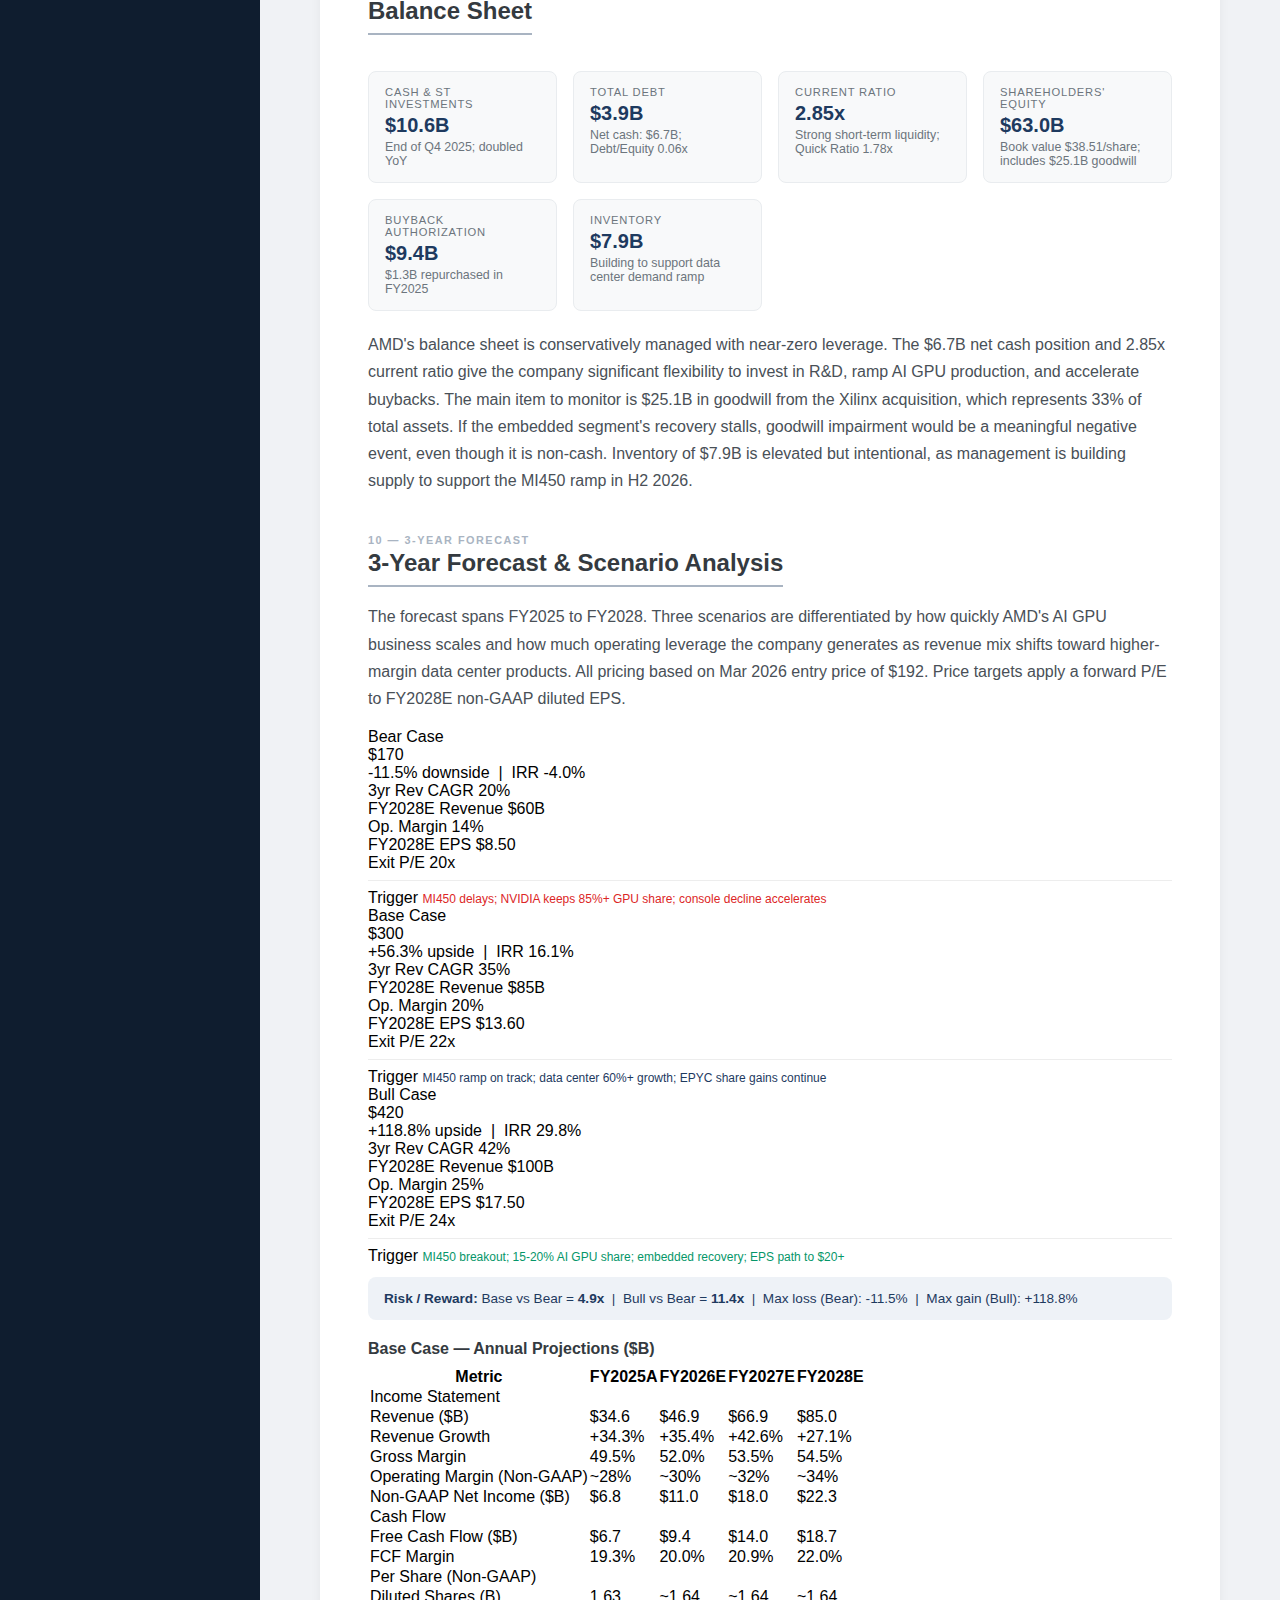
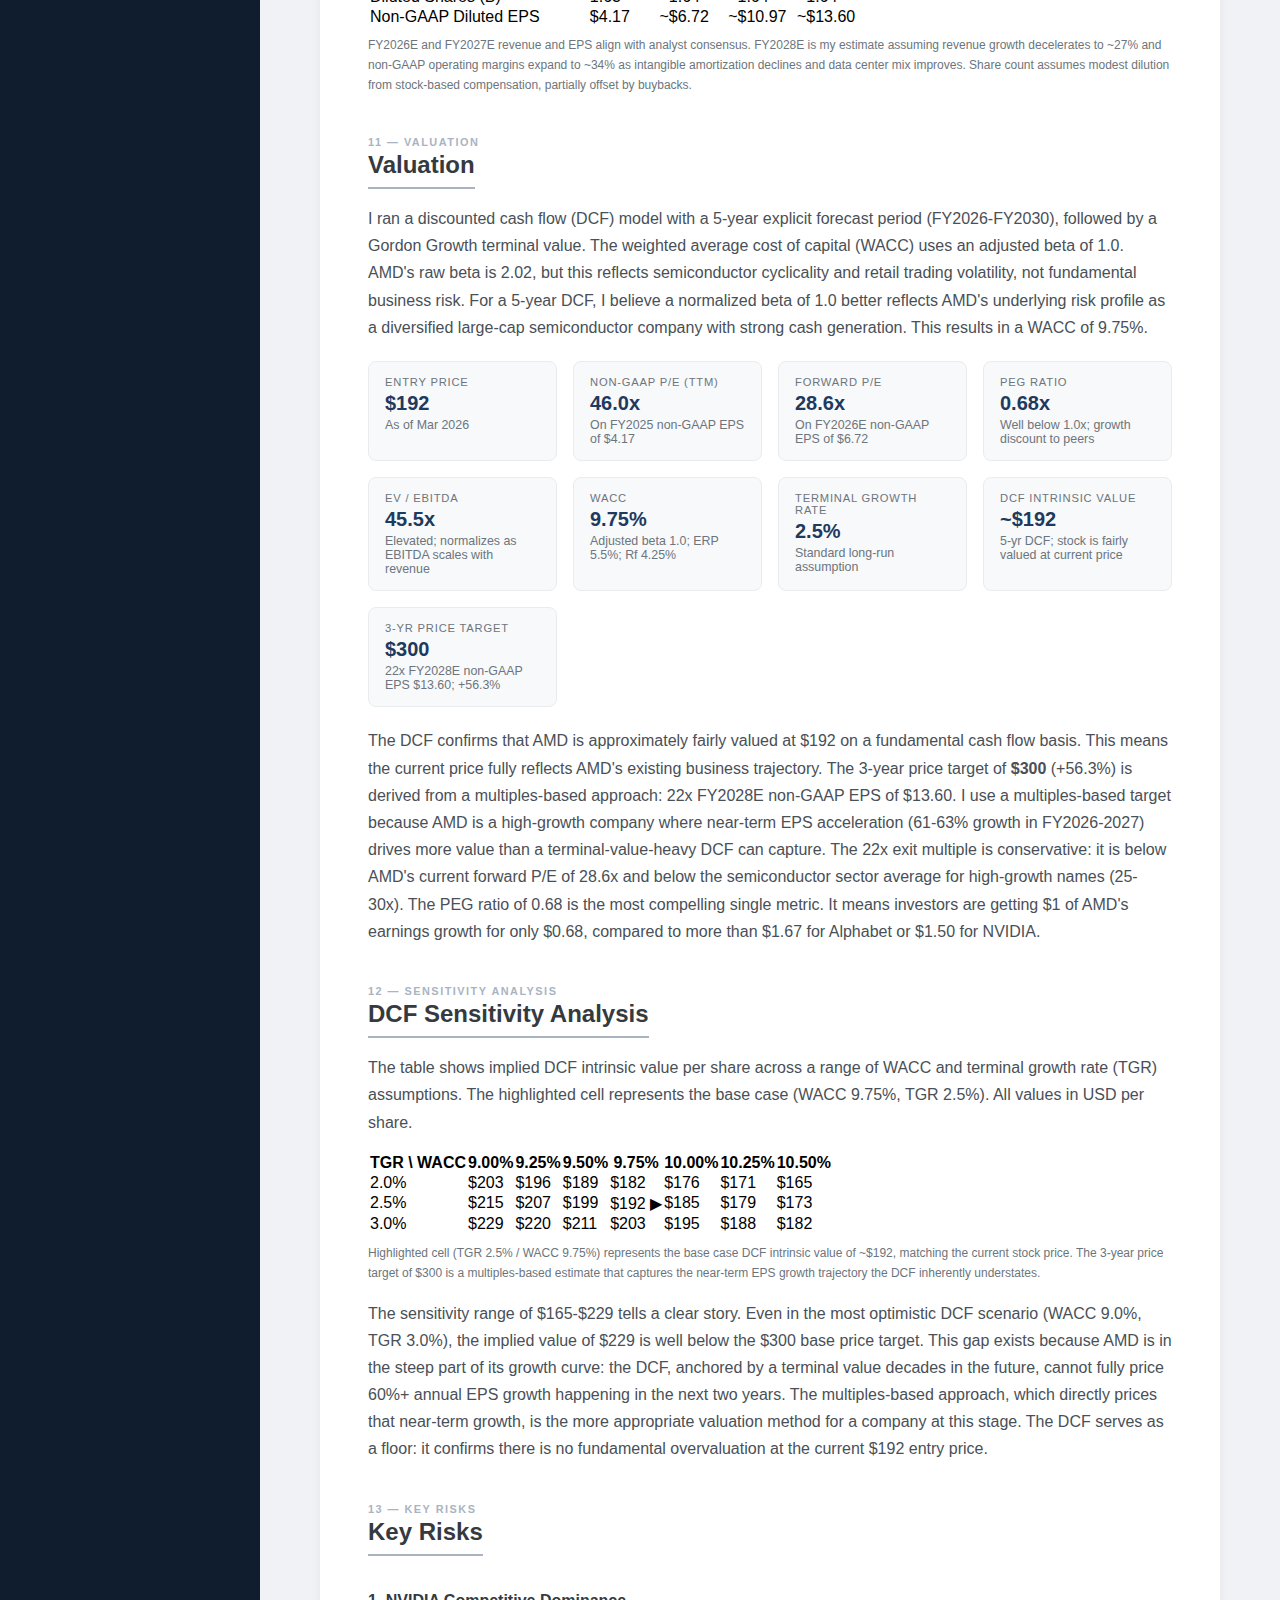
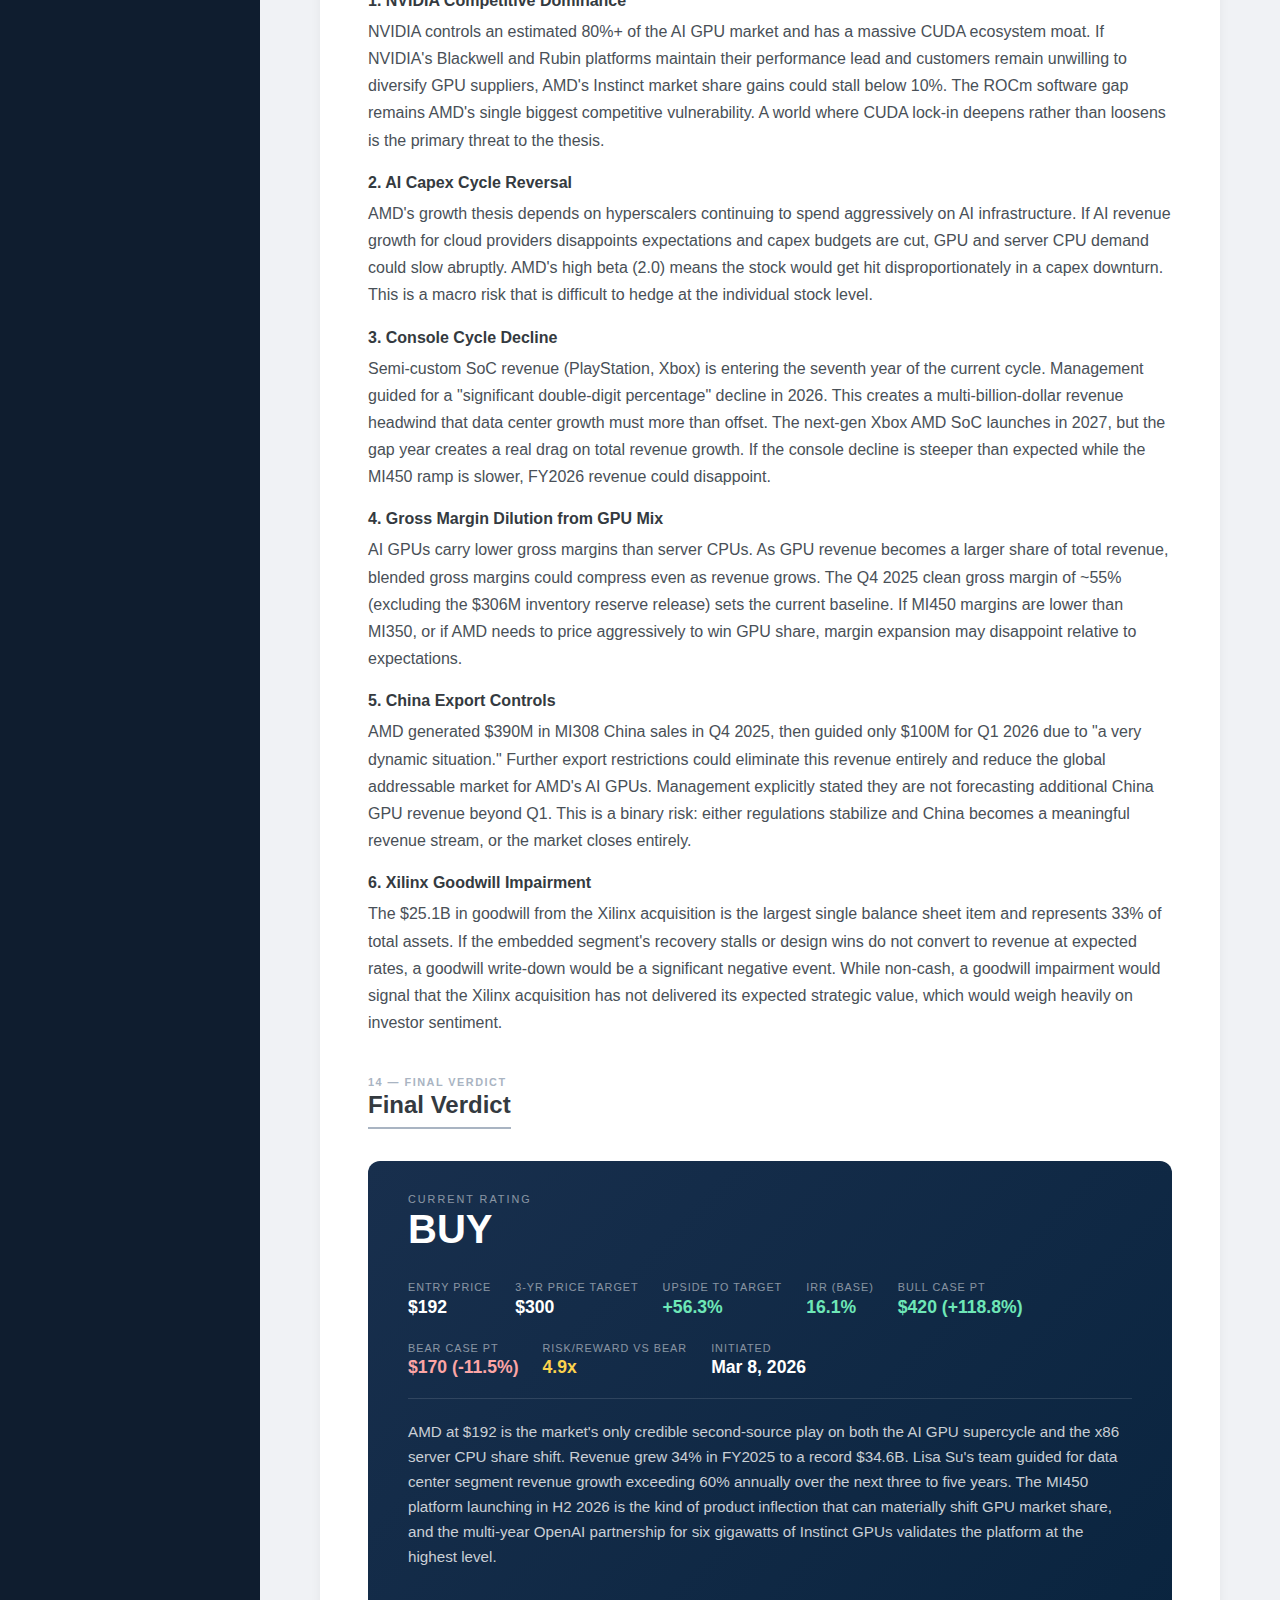
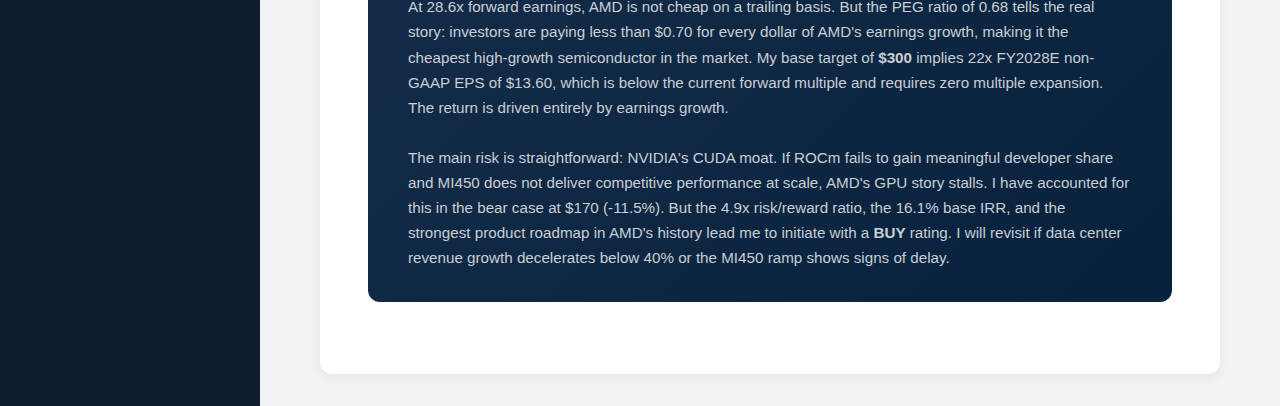
<file: stocks/amd.html>
<!DOCTYPE html>
<html lang="en">
<head>
    <meta charset="UTF-8">
    <meta name="viewport" content="width=device-width, initial-scale=1.0">
    <title>AMD Analysis - Tonivest Research</title>
    <meta name="description" content="In-depth equity research on Advanced Micro Devices (AMD) including DCF valuation, AI GPU analysis, and scenario forecasting." />
    <meta name="author" content="Tonivest Research" />
    <meta name="keywords" content="company analysis, stocks, investment, AMD, Advanced Micro Devices, EPYC, Instinct, AI GPU, semiconductors" />
    <meta property="og:title" content="AMD Analysis - Tonivest Research" />
    <meta property="og:description" content="In-depth equity research on Advanced Micro Devices (AMD)." />
    <meta property="og:type" content="website" />
    <link rel="icon" href="../assets/logo-nav.png" type="image/png">
    <link rel="stylesheet" href="../styles.css">
</head>
<body>
    <div class="app-container">
        <aside class="sidebar">
            <div class="sidebar-logo">
                <span class="logo-text">Tonivest Research</span>
                <button id="sidebar-toggle" class="sidebar-toggle" aria-label="Toggle Sidebar">
                    <svg width="20" height="20" fill="none" stroke="currentColor" viewBox="0 0 24 24"><path stroke-linecap="round" stroke-linejoin="round" stroke-width="2" d="M4 6h16M4 12h16M4 18h16"/></svg>
                </button>
            </div>
            <nav class="sidebar-nav">
                <a href="../index.html" class="nav-item active">
                    <svg class="nav-icon" fill="none" stroke="currentColor" viewBox="0 0 24 24"><path stroke-linecap="round" stroke-linejoin="round" stroke-width="2" d="M9 19v-6a2 2 0 00-2-2H5a2 2 0 00-2 2v6a2 2 0 002 2h2a2 2 0 002-2zm0 0V9a2 2 0 012-2h2a2 2 0 012 2v10m-6 0a2 2 0 002 2h2a2 2 0 002-2m0 0V5a2 2 0 012-2h2a2 2 0 012 2v14a2 2 0 01-2 2h-2a2 2 0 01-2-2z"/></svg>
                    <span class="nav-label">Company Analysis</span>
                </a>
                <a href="../port.html" class="nav-item">
                    <svg class="nav-icon" fill="none" stroke="currentColor" viewBox="0 0 24 24"><path stroke-linecap="round" stroke-linejoin="round" stroke-width="2" d="M19 11H5m14 0a2 2 0 012 2v6a2 2 0 01-2 2H5a2 2 0 01-2-2v-6a2 2 0 012-2m14 0V9a2 2 0 00-2-2M5 11V9a2 2 0 012-2m0 0V5a2 2 0 011-1h1m-1 1v1m0 0H4a1 1 0 00-1 1v1m2-2h14m-1 0V5a2 2 0 00-1-1h-1m1 1v1"/></svg>
                    <span class="nav-label">My Portfolio</span>
                </a>
                <a href="../tools.html" class="nav-item">
                    <svg class="nav-icon" fill="none" stroke="currentColor" viewBox="0 0 24 24"><path stroke-linecap="round" stroke-linejoin="round" stroke-width="2" d="M9 7h6m0 10v-3m-3 3h.01M9 17h.01M9 14h.01M12 14h.01M15 11h.01M12 11h.01M9 11h.01M7 21h10a2 2 0 002-2V5a2 2 0 00-2-2H7a2 2 0 00-2 2v14a2 2 0 002 2z"/></svg>
                    <span class="nav-label">Tools &amp; Projects</span>
                </a>
                <a href="../about.html" class="nav-item">
                    <svg class="nav-icon" fill="none" stroke="currentColor" viewBox="0 0 24 24"><path stroke-linecap="round" stroke-linejoin="round" stroke-width="2" d="M16 7a4 4 0 11-8 0 4 4 0 018 0zM12 14a7 7 0 00-7 7h14a7 7 0 00-7-7z"/></svg>
                    <span class="nav-label">About Me</span>
                </a>
            </nav>
        </aside>

        <main class="main-content">
            <div class="analysis-detail-container">
                <header class="analysis-detail-header">
                    <div class="header-content">
                        <h1 class="detail-title">Equity Research: Advanced Micro Devices (AMD)</h1>
                        <p class="detail-meta">Initiated: Mar 2026 &nbsp;|&nbsp; Last Updated: Mar 8, 2026 &nbsp;|&nbsp; Author: Tony Nguyen</p>
                    </div>
                    <a href="../index.html" class="back-button">&#8592; Back</a>
                </header>

                <article class="detail-content">

                    <!-- 01 — OVERVIEW CARD -->
                    <div class="stock-overview-card">
                        <div class="stock-ticker-row">
                            <div>
                                <div class="stock-ticker">AMD</div>
                                <div class="stock-company-name">Advanced Micro Devices, Inc. &nbsp;·&nbsp; NASDAQ</div>
                            </div>
                            <span class="verdict-badge verdict-buy">BUY</span>
                        </div>
                        <div class="info-tags">
                            <span class="info-tag">Technology</span>
                            <span class="info-tag">Semiconductors</span>
                            <span class="info-tag">Large Cap ~$314B</span>
                            <span class="info-tag">AI Accelerators</span>
                            <span class="info-tag">Server CPUs</span>
                        </div>
                        <p class="stock-thesis">
                            "AMD is the only semiconductor company simultaneously gaining share in both server CPUs and AI GPUs, the two fastest-growing segments in computing. EPYC processors reached record server share in Q4 2025, Instinct accelerators are deployed at eight of the top ten AI companies, and the MI450 platform launching mid-2026 represents a major product inflection. At a forward P/E of 29x with a PEG ratio of 0.68, AMD is the cheapest high-growth semiconductor in the market."
                        </p>
                        <div class="quick-stats-grid">
                            <div class="quick-stat">
                                <span class="quick-stat-value">$192</span>
                                <span class="quick-stat-label">Entry Price (Mar 2026)</span>
                            </div>
                            <div class="quick-stat">
                                <span class="quick-stat-value">$300</span>
                                <span class="quick-stat-label">3-Yr Price Target</span>
                            </div>
                            <div class="quick-stat">
                                <span class="quick-stat-value qs-positive">+56.3%</span>
                                <span class="quick-stat-label">Upside to Target</span>
                            </div>
                            <div class="quick-stat">
                                <span class="quick-stat-value">$34.6B</span>
                                <span class="quick-stat-label">FY2025 Revenue</span>
                            </div>
                            <div class="quick-stat">
                                <span class="quick-stat-value">$4.17</span>
                                <span class="quick-stat-label">FY2025 Adj. EPS</span>
                            </div>
                            <div class="quick-stat">
                                <span class="quick-stat-value">$6.7B</span>
                                <span class="quick-stat-label">FY2025 Free Cash Flow</span>
                            </div>
                        </div>
                    </div>

                    <!-- 02 — RECENT NEWS & EARNINGS -->
                    <section class="detail-section">
                        <span class="section-label">02 — Recent News &amp; Earnings</span>
                        <h3>Recent News &amp; Earnings</h3>

                        <div class="update-timeline">
                            <div class="update-card latest-update">
                                <div class="update-card-header">
                                    <span class="update-card-title">Q4 &amp; Full Year 2025 Earnings: Record Revenue, Net Income, and Free Cash Flow</span>
                                    <span class="update-date-pill">Feb 3, 2026</span>
                                </div>
                                <div class="update-card-meta">
                                    <span>Non-GAAP EPS: $1.53 (+40% YoY)</span>
                                    <span>Revenue: $10.3B (+34% YoY)</span>
                                </div>
                                <p>AMD delivered a record quarter across every key metric. Revenue hit $10.3B, up 34% year over year. Net income reached $2.5B (+42%), a new record. Free cash flow nearly doubled to $2.1B. The Data Center segment drove most of the upside at $5.4B (+39% YoY), led by record EPYC CPU and Instinct GPU sales. Client revenue hit a record $3.1B (+34%) on strong Ryzen demand, while the Embedded segment returned to year-over-year growth at $950M (+3%).</p>
                                <p>GAAP gross margin was 57%, up 290 basis points year over year. This included a $306M inventory reserve release related to MI308 GPUs and $390M in China MI308 sales that were not in the original guidance. Excluding both items, the clean gross margin was approximately 55%. Management guided Q1 2026 revenue of ~$9.8B (+32% YoY) with only $100M of China GPU sales. Lisa Su confirmed that data center segment revenue can grow more than 60% annually over the next three to five years, and the MI450 platform will begin shipping in H2 2026.</p>
                                <div class="update-upside-row">
                                    <span class="rating-pill rating-buy">BUY</span>
                                    <span class="upside-value positive">+56.3% to 3-yr PT</span>
                                </div>
                            </div>
                        </div>
                    </section>

                    <!-- 03 — BUSINESS SUMMARY -->
                    <section class="detail-section">
                        <span class="section-label">03 — Business Summary</span>
                        <h3>Business Summary</h3>

                        <p>Advanced Micro Devices designs and sells high-performance computing products across four segments. The company competes with Intel in x86 server and PC processors, with NVIDIA in AI accelerator GPUs, and with a range of embedded chip makers in FPGAs and adaptive SoCs. AMD's $49B acquisition of Xilinx in 2022 added the embedded portfolio and roughly $25B of goodwill to the balance sheet.</p>

                        <h4>Data Center (48% of TTM Revenue, $16.6B)</h4>
                        <p>The growth engine. This segment includes EPYC server CPUs and Instinct AI GPU accelerators. EPYC has been taking share from Intel Xeon for five consecutive years, now powering nearly 1,600 cloud instances across AWS, Google, Azure, and others. Instinct GPUs (MI300/MI350 series) target AI training and inference workloads. Eight of the top ten AI companies deploy Instinct in production. Data center operating income hit $1.8B in Q4 2025, a 33% margin.</p>

                        <h4>Client (~30% of TTM Revenue)</h4>
                        <p>Ryzen desktop and mobile CPUs for consumer and commercial PCs. The client business hit a record $3.1B in Q4 2025 revenue, up 34% year over year. Desktop channel sell-out was a record for four consecutive quarters. The commercial PC opportunity is growing, with Ryzen sell-through for commercial notebooks up more than 40% year over year. The Ryzen AI 400 series positions AMD in the emerging AI PC category.</p>

                        <h4>Gaming (~12% of TTM Revenue)</h4>
                        <p>Semi-custom SoCs for PlayStation and Xbox consoles, plus Radeon discrete GPUs for PC gaming. This segment faces a multi-year headwind: the current console cycle is entering its seventh year, and management guided for a "significant double-digit percentage" decline in semi-custom revenue in 2026. Microsoft's next-gen Xbox, featuring an AMD SoC, is on track for 2027. Radeon GPU revenue grew year over year in Q4, led by the RX 9000 series launch.</p>

                        <h4>Embedded (10% of TTM Revenue, $3.5B)</h4>
                        <p>Xilinx-acquired FPGA, adaptive SoC, and embedded CPU business targeting industrial, automotive, aerospace, and communications markets. After a painful inventory correction in 2023-2024, this segment returned to year-over-year growth in Q4 2025. Design win momentum is the standout metric: $17B in new design wins in 2025 (+20% YoY), with cumulative wins exceeding $50B since the Xilinx acquisition. These design wins convert to revenue over 3-7 year product lifecycles.</p>
                    </section>

                    <!-- 04 — CORE SEGMENT: DATA CENTER -->
                    <section class="detail-section">
                        <span class="section-label">04 — Core Segment Deep Dive</span>
                        <h3>Data Center: CPUs + AI GPUs</h3>

                        <p>Data Center is where AMD's investment thesis lives. This segment contributes 48% of trailing twelve-month revenue but is driving more than 80% of incremental growth. It consists of two distinct growth vectors: EPYC server CPUs (the share-gain story) and Instinct AI GPUs (the market-expansion story). Both are compounding simultaneously.</p>

                        <div class="metric-pair-grid">
                            <div class="metric-pair">
                                <div class="mp-label">Q4 2025 Data Center Revenue</div>
                                <div class="mp-value">$5.4B</div>
                                <div class="mp-context">+39% YoY, +24% QoQ, record quarter</div>
                            </div>
                            <div class="metric-pair">
                                <div class="mp-label">Data Center Op. Margin</div>
                                <div class="mp-value">33%</div>
                                <div class="mp-context">$1.8B operating income in Q4 2025</div>
                            </div>
                            <div class="metric-pair">
                                <div class="mp-label">EPYC Cloud Instances</div>
                                <div class="mp-value">~1,600</div>
                                <div class="mp-context">+50% YoY; 500+ new instances launched in 2025</div>
                            </div>
                            <div class="metric-pair">
                                <div class="mp-label">Instinct GPU Customers</div>
                                <div class="mp-value">8 of Top 10</div>
                                <div class="mp-context">Top AI companies using Instinct in production</div>
                            </div>
                            <div class="metric-pair">
                                <div class="mp-label">OpenAI Partnership</div>
                                <div class="mp-value">6 GW</div>
                                <div class="mp-context">Multi-year, multi-generation Instinct deployment</div>
                            </div>
                            <div class="metric-pair">
                                <div class="mp-label">MI450 Launch</div>
                                <div class="mp-value">H2 2026</div>
                                <div class="mp-context">RackScale solutions; "major inflection point"</div>
                            </div>
                        </div>

                        <h4>EPYC: The Server Share Engine</h4>
                        <p>Fifth-generation Turin EPYC CPUs accounted for more than half of server CPU revenue in Q4 2025. Fourth-generation Genoa continues to sell well alongside it, which is unusual and signals strong demand across all price points. Enterprise on-premises EPYC deployments more than doubled in 2025. The server OEMs now offer more than 3,000 EPYC-powered solutions. The next-generation Venice CPU launches later in 2026, and Lisa Su described customer pull as "very high."</p>

                        <p>I find the CPU story underappreciated. As AI workloads scale, the need for high-performance host CPUs grows in parallel, because every GPU cluster needs CPUs to manage data pipelines, scheduling, and pre/post-processing. Lisa Su made this point directly: "Agentic and emerging AI workloads require high-performance CPUs to power head nodes and run parallel tasks alongside GPUs." This means EPYC demand is a beneficiary of, not a competitor to, the GPU ramp.</p>

                        <h4>Instinct GPU: The AI Growth Vector</h4>
                        <p>MI350 series GPUs ramped through Q4 2025 and are the current production platform. MI450 and the Helios rack-scale system launch in H2 2026, which management calls a "major inflection point." The vast majority of MI450 revenue will come from RackScale solutions shipped to rack builders, with revenue recognized on shipment. The MI500 series (cDNA6 architecture on 2nm with HBM4e memory) is on track for 2027.</p>

                        <p>The product roadmap velocity is a competitive strength. AMD is shipping new GPU generations on an annual cadence: MI300 (2024), MI350/355 (2025), MI450 (2026), MI500 (2027). This gives customers confidence in a long-term platform commitment, which is why OpenAI signed a multi-year, multi-generation partnership for six gigawatts of Instinct GPUs.</p>

                        <h4>ROCm Software Ecosystem</h4>
                        <p>The biggest question in AMD's AI thesis is software. NVIDIA's CUDA ecosystem is the dominant platform for AI development, and switching costs are real. AMD's answer is ROCm, an open-source GPU computing platform. Millions of large language models now run out of the box on AMD GPUs with day-zero support. AMD has upstream integration in vLLM (one of the most widely used inference engines) and launched an enterprise AI suite for production deployments. The software gap is narrowing, but it remains AMD's primary competitive vulnerability.</p>

                        <h4>Data Center Revenue by Sub-Segment (TTM, $B)</h4>
                        <table class="forecast-table" style="margin-top: 0.5rem;">
                            <thead>
                                <tr>
                                    <th>Sub-Segment</th>
                                    <th>Q1 2025</th>
                                    <th>Q2 2025</th>
                                    <th>Q3 2025</th>
                                    <th>Q4 2025</th>
                                </tr>
                            </thead>
                            <tbody>
                                <tr>
                                    <td>Data Center (Total)</td>
                                    <td>$3.7B</td>
                                    <td>$3.7B</td>
                                    <td>$3.9B</td>
                                    <td>$5.4B</td>
                                </tr>
                                <tr>
                                    <td>QoQ Growth</td>
                                    <td>+10%</td>
                                    <td>+2%</td>
                                    <td>+5%</td>
                                    <td>+24%</td>
                                </tr>
                                <tr>
                                    <td>YoY Growth</td>
                                    <td>+57%</td>
                                    <td>+21%</td>
                                    <td>+25%</td>
                                    <td>+39%</td>
                                </tr>
                                <tr>
                                    <td>Op. Margin</td>
                                    <td>~30%</td>
                                    <td>~30%</td>
                                    <td>~30%</td>
                                    <td>33%</td>
                                </tr>
                            </tbody>
                        </table>
                        <p style="font-size:0.75rem;color:#6c757d;margin-top:0.4rem;">Q4 2025 operating margin of 33% includes the benefit of a $306M inventory reserve release. Clean operating margin was approximately 30%, consistent with prior quarters.</p>
                    </section>

                    <!-- 05 — INDUSTRY CONTEXT -->
                    <section class="detail-section">
                        <span class="section-label">05 — Industry Context</span>
                        <h3>Industry Context</h3>

                        <p>The AI infrastructure spending cycle is the defining force in the semiconductor industry. Hyperscalers (Microsoft, Google, Meta, Amazon) collectively committed to more than $200B in capital expenditures for 2026, the majority directed at AI training and inference compute. Demand for AI accelerators is doubling annually, and the total addressable market (TAM) for data center GPUs is projected to exceed $100B by 2028. Alongside this, the x86 server CPU market (~$30B) is growing at strong double-digit rates as AI workloads require high-performance host processors alongside GPUs.</p>

                        <p>AMD operates in this market as the credible second source. NVIDIA dominates AI GPUs with an estimated 80%+ market share and a massive CUDA software moat. Intel is losing server CPU share to AMD for the fifth consecutive year. AMD's strategy is to be the alternative supplier across both categories, capturing share through competitive performance and lower total cost of ownership (TCO). This "second-source" position is structurally advantageous: hyperscalers actively want to avoid single-supplier dependency, and AMD is the only company that can offer both a competitive x86 CPU and a competitive AI GPU. That combination is unique in the industry.</p>
                    </section>

                    <!-- 06 — COMPETITIVE ADVANTAGES & MOAT -->
                    <section class="detail-section">
                        <span class="section-label">06 — Competitive Advantages &amp; Moat</span>
                        <h3>Competitive Advantages &amp; Moat</h3>

                        <h4>1. Dual CPU + GPU Architecture</h4>
                        <p>AMD is the only company with leadership products in both server CPUs and AI GPUs. Intel makes CPUs but lacks a competitive GPU. NVIDIA makes GPUs but has no x86 CPU. This allows AMD to offer bundled data center solutions and creates a unique cross-selling opportunity. No other company can deliver a complete x86 CPU + AI accelerator stack from a single vendor.</p>

                        <h4>2. EPYC Share Momentum and Switching Costs</h4>
                        <p>Winning server CPU share is extremely sticky. Once a hyperscaler qualifies and deploys EPYC at scale, the switching costs are significant: software validation, power and thermal design, procurement contracts, and multi-year deployment cycles. AMD's cloud instance count grew 50% year over year to nearly 1,600, creating a growing installed base. Enterprise on-premises deployments more than doubled. This momentum compounds because each new deployment validates EPYC for the next customer.</p>

                        <h4>3. Product Roadmap Velocity</h4>
                        <p>AMD ships new CPU and GPU generations on aggressive annual cadences. On the CPU side: Turin (2025), Venice (2026). On the GPU side: MI350 (2025), MI450 (2026), MI500 (2027). This clear multi-year roadmap gives customers confidence in long-term platform commitment. The OpenAI multi-year, multi-generation partnership is direct evidence that large customers trust AMD's execution.</p>

                        <h4>4. Open-Source Software Strategy</h4>
                        <p>While CUDA dominates, AMD's ROCm is open-source and gaining upstream community support. Millions of large language models run out of the box on AMD GPUs. The open-source approach reduces lock-in concerns for enterprise customers who want to diversify away from NVIDIA. This is not yet a moat, but it is becoming a credible alternative, and for customers who want supplier diversification, AMD is the only real option.</p>

                        <h4>5. Xilinx Embedded Design Win Pipeline</h4>
                        <p>$50B+ in cumulative design wins since the Xilinx acquisition gives AMD visibility into multi-year embedded revenue. These design wins convert to production revenue over 3-7 year lifecycles across industrial, automotive, aerospace, and communications markets. The embedded segment is just beginning its AI adoption cycle, with the Versal AI Edge Gen2 platform targeting low-latency inference at the edge.</p>
                    </section>

                    <!-- 07 — REVENUE GROWTH & PROFITABILITY -->
                    <section class="detail-section">
                        <span class="section-label">07 — Revenue Growth &amp; Profitability</span>
                        <h3>Revenue Growth &amp; Profitability</h3>

                        <div class="metric-pair-grid">
                            <div class="metric-pair">
                                <div class="mp-label">FY2025 Revenue</div>
                                <div class="mp-value">$34.6B</div>
                                <div class="mp-context">+34.3% YoY; record year</div>
                            </div>
                            <div class="metric-pair">
                                <div class="mp-label">Gross Margin</div>
                                <div class="mp-value">49.5%</div>
                                <div class="mp-context">GAAP FY2025; Q4 clean margin ~55%</div>
                            </div>
                            <div class="metric-pair">
                                <div class="mp-label">Operating Margin</div>
                                <div class="mp-value">10.7%</div>
                                <div class="mp-context">GAAP; depressed by $2.3B intangible amortization</div>
                            </div>
                            <div class="metric-pair">
                                <div class="mp-label">Free Cash Flow</div>
                                <div class="mp-value">$6.7B</div>
                                <div class="mp-context">19.3% FCF margin; nearly tripled since FY2024</div>
                            </div>
                            <div class="metric-pair">
                                <div class="mp-label">R&amp;D Spend</div>
                                <div class="mp-value">$8.1B</div>
                                <div class="mp-context">23.4% of revenue; investing heavily in AI roadmap</div>
                            </div>
                            <div class="metric-pair">
                                <div class="mp-label">EBITDA</div>
                                <div class="mp-value">$6.7B</div>
                                <div class="mp-context">19.3% EBITDA margin; expanding as revenue scales</div>
                            </div>
                        </div>

                        <h4>Historical Income Statement ($B)</h4>
                        <table class="forecast-table" style="margin-top: 0.5rem;">
                            <thead>
                                <tr>
                                    <th>Metric</th>
                                    <th>FY2021</th>
                                    <th>FY2022</th>
                                    <th>FY2023</th>
                                    <th>FY2024</th>
                                    <th>FY2025</th>
                                </tr>
                            </thead>
                            <tbody>
                                <tr class="ft-section">
                                    <td colspan="6">Income Statement</td>
                                </tr>
                                <tr>
                                    <td>Revenue ($B)</td>
                                    <td>$16.4</td>
                                    <td>$23.6</td>
                                    <td>$22.7</td>
                                    <td>$25.8</td>
                                    <td>$34.6</td>
                                </tr>
                                <tr>
                                    <td>Revenue Growth</td>
                                    <td>+68.3%</td>
                                    <td>+43.6%</td>
                                    <td>-3.9%</td>
                                    <td>+13.7%</td>
                                    <td>+34.3%</td>
                                </tr>
                                <tr>
                                    <td>Gross Profit ($B)</td>
                                    <td>$7.9</td>
                                    <td>$10.6</td>
                                    <td>$10.5</td>
                                    <td>$12.7</td>
                                    <td>$17.2</td>
                                </tr>
                                <tr>
                                    <td>Gross Margin</td>
                                    <td>48.3%</td>
                                    <td>44.9%</td>
                                    <td>46.1%</td>
                                    <td>49.4%</td>
                                    <td>49.5%</td>
                                </tr>
                                <tr>
                                    <td>Operating Income ($B)</td>
                                    <td>$3.7</td>
                                    <td>$1.3</td>
                                    <td>$0.4</td>
                                    <td>$1.9</td>
                                    <td>$3.7</td>
                                </tr>
                                <tr>
                                    <td>Operating Margin</td>
                                    <td>22.2%</td>
                                    <td>5.4%</td>
                                    <td>1.8%</td>
                                    <td>7.4%</td>
                                    <td>10.7%</td>
                                </tr>
                                <tr class="ft-section">
                                    <td colspan="6">Cash Flow</td>
                                </tr>
                                <tr>
                                    <td>Net Income ($B)</td>
                                    <td>$3.2</td>
                                    <td>$1.3</td>
                                    <td>$0.8</td>
                                    <td>$1.6</td>
                                    <td>$4.3</td>
                                </tr>
                                <tr>
                                    <td>Free Cash Flow ($B)</td>
                                    <td>$3.2</td>
                                    <td>$3.1</td>
                                    <td>$1.1</td>
                                    <td>$2.4</td>
                                    <td>$6.7</td>
                                </tr>
                                <tr>
                                    <td>FCF Margin</td>
                                    <td>19.6%</td>
                                    <td>13.2%</td>
                                    <td>4.9%</td>
                                    <td>9.3%</td>
                                    <td>19.3%</td>
                                </tr>
                            </tbody>
                        </table>
                        <p style="font-size:0.75rem;color:#6c757d;margin-top:0.4rem;">FY2022-2023 profitability decline reflects the Xilinx acquisition: $3.5B+ in annual intangible amortization, the embedded inventory correction, and elevated integration costs. FY2025 represents a return to strong profitability with the data center AI ramp.</p>
                    </section>

                    <!-- 08 — EARNINGS PER SHARE -->
                    <section class="detail-section">
                        <span class="section-label">08 — Earnings Per Share</span>
                        <h3>Earnings Per Share</h3>

                        <div class="metric-pair-grid">
                            <div class="metric-pair">
                                <div class="mp-label">FY2025 Non-GAAP EPS</div>
                                <div class="mp-value">$4.17</div>
                                <div class="mp-context">+26% YoY; record; GAAP EPS $2.65</div>
                            </div>
                            <div class="metric-pair">
                                <div class="mp-label">Consensus FY2026E EPS</div>
                                <div class="mp-value">$6.72</div>
                                <div class="mp-context">+61% YoY; driven by data center ramp</div>
                            </div>
                            <div class="metric-pair">
                                <div class="mp-label">Consensus FY2027E EPS</div>
                                <div class="mp-value">$10.97</div>
                                <div class="mp-context">+63% YoY; MI450 at scale</div>
                            </div>
                        </div>

                        <p style="margin-top:1rem;">AMD reports significant non-GAAP adjustments because of the Xilinx acquisition. The largest is intangible asset amortization, which runs approximately $2.3B per year and is declining as acquired intangibles depreciate. All EPS figures in this report and analyst consensus forecasts use non-GAAP adjusted earnings to strip out this non-cash charge. GAAP earnings are substantially lower: $2.65 for FY2025 vs. $4.17 non-GAAP.</p>

                        <h4 style="margin-top:1.5rem;">EPS History &amp; Forecast</h4>
                        <table class="forecast-table" style="margin-top:0.5rem;">
                            <thead>
                                <tr>
                                    <th>Year</th>
                                    <th>Non-GAAP EPS</th>
                                    <th>YoY Growth</th>
                                    <th>GAAP EPS</th>
                                    <th>Shares (B)</th>
                                </tr>
                            </thead>
                            <tbody>
                                <tr>
                                    <td>FY2021</td>
                                    <td>$2.79</td>
                                    <td>+75%</td>
                                    <td>$2.57</td>
                                    <td>1.23</td>
                                </tr>
                                <tr>
                                    <td>FY2022</td>
                                    <td>$3.50</td>
                                    <td>+25%</td>
                                    <td>$0.84</td>
                                    <td>1.56</td>
                                </tr>
                                <tr>
                                    <td>FY2023</td>
                                    <td>$2.65</td>
                                    <td>-24%</td>
                                    <td>$0.53</td>
                                    <td>1.62</td>
                                </tr>
                                <tr>
                                    <td>FY2024</td>
                                    <td>$3.31</td>
                                    <td>+25%</td>
                                    <td>$1.00</td>
                                    <td>1.62</td>
                                </tr>
                                <tr>
                                    <td>FY2025</td>
                                    <td>$4.17</td>
                                    <td>+26%</td>
                                    <td>$2.65</td>
                                    <td>1.63</td>
                                </tr>
                                <tr>
                                    <td>FY2026E</td>
                                    <td>$6.72</td>
                                    <td>+61%</td>
                                    <td>-</td>
                                    <td>~1.64</td>
                                </tr>
                                <tr>
                                    <td>FY2027E</td>
                                    <td>$10.97</td>
                                    <td>+63%</td>
                                    <td>-</td>
                                    <td>~1.64</td>
                                </tr>
                            </tbody>
                        </table>
                        <p style="font-size:0.75rem;color:#6c757d;margin-top:0.4rem;">FY2022 GAAP EPS collapse reflects Xilinx acquisition dilution (shares jumped from 1.23B to 1.56B) and $3.5B+ in intangible amortization. Non-GAAP EPS provides a cleaner view of underlying profitability. FY2026E and FY2027E are consensus estimates as of Feb 2026. Lisa Su has stated a long-term target of EPS exceeding $20.</p>
                    </section>

                    <!-- 09 — BALANCE SHEET -->
                    <section class="detail-section">
                        <span class="section-label">09 — Balance Sheet</span>
                        <h3>Balance Sheet</h3>

                        <div class="metric-pair-grid">
                            <div class="metric-pair">
                                <div class="mp-label">Cash &amp; ST Investments</div>
                                <div class="mp-value">$10.6B</div>
                                <div class="mp-context">End of Q4 2025; doubled YoY</div>
                            </div>
                            <div class="metric-pair">
                                <div class="mp-label">Total Debt</div>
                                <div class="mp-value">$3.9B</div>
                                <div class="mp-context">Net cash: $6.7B; Debt/Equity 0.06x</div>
                            </div>
                            <div class="metric-pair">
                                <div class="mp-label">Current Ratio</div>
                                <div class="mp-value">2.85x</div>
                                <div class="mp-context">Strong short-term liquidity; Quick Ratio 1.78x</div>
                            </div>
                            <div class="metric-pair">
                                <div class="mp-label">Shareholders' Equity</div>
                                <div class="mp-value">$63.0B</div>
                                <div class="mp-context">Book value $38.51/share; includes $25.1B goodwill</div>
                            </div>
                            <div class="metric-pair">
                                <div class="mp-label">Buyback Authorization</div>
                                <div class="mp-value">$9.4B</div>
                                <div class="mp-context">$1.3B repurchased in FY2025</div>
                            </div>
                            <div class="metric-pair">
                                <div class="mp-label">Inventory</div>
                                <div class="mp-value">$7.9B</div>
                                <div class="mp-context">Building to support data center demand ramp</div>
                            </div>
                        </div>

                        <p style="margin-top:1rem;">AMD's balance sheet is conservatively managed with near-zero leverage. The $6.7B net cash position and 2.85x current ratio give the company significant flexibility to invest in R&D, ramp AI GPU production, and accelerate buybacks. The main item to monitor is $25.1B in goodwill from the Xilinx acquisition, which represents 33% of total assets. If the embedded segment's recovery stalls, goodwill impairment would be a meaningful negative event, even though it is non-cash. Inventory of $7.9B is elevated but intentional, as management is building supply to support the MI450 ramp in H2 2026.</p>
                    </section>

                    <!-- 10 — 3-YEAR FORECAST -->
                    <section class="detail-section">
                        <span class="section-label">10 — 3-Year Forecast</span>
                        <h3>3-Year Forecast &amp; Scenario Analysis</h3>
                        <p>The forecast spans FY2025 to FY2028. Three scenarios are differentiated by how quickly AMD's AI GPU business scales and how much operating leverage the company generates as revenue mix shifts toward higher-margin data center products. All pricing based on Mar 2026 entry price of $192. Price targets apply a forward P/E to FY2028E non-GAAP diluted EPS.</p>

                        <div class="scenario-comparison-grid">

                            <!-- Bear -->
                            <div class="scenario-col bear">
                                <div class="scenario-col-label">Bear Case</div>
                                <div class="scenario-col-pt">$170</div>
                                <div class="scenario-col-upside">-11.5% downside &nbsp;|&nbsp; IRR -4.0%</div>
                                <div class="scenario-col-rows">
                                    <div class="scenario-col-row">
                                        <span class="scenario-col-row-label">3yr Rev CAGR</span>
                                        <span class="scenario-col-row-val">20%</span>
                                    </div>
                                    <div class="scenario-col-row">
                                        <span class="scenario-col-row-label">FY2028E Revenue</span>
                                        <span class="scenario-col-row-val">$60B</span>
                                    </div>
                                    <div class="scenario-col-row">
                                        <span class="scenario-col-row-label">Op. Margin</span>
                                        <span class="scenario-col-row-val">14%</span>
                                    </div>
                                    <div class="scenario-col-row">
                                        <span class="scenario-col-row-label">FY2028E EPS</span>
                                        <span class="scenario-col-row-val">$8.50</span>
                                    </div>
                                    <div class="scenario-col-row">
                                        <span class="scenario-col-row-label">Exit P/E</span>
                                        <span class="scenario-col-row-val">20x</span>
                                    </div>
                                    <div class="scenario-col-row" style="margin-top:0.5rem;padding-top:0.5rem;border-top:1px solid rgba(0,0,0,0.07);">
                                        <span class="scenario-col-row-label">Trigger</span>
                                        <span class="scenario-col-row-val" style="font-size:0.75rem;color:#dc2626;">MI450 delays; NVIDIA keeps 85%+ GPU share; console decline accelerates</span>
                                    </div>
                                </div>
                            </div>

                            <!-- Base -->
                            <div class="scenario-col base">
                                <div class="scenario-col-label">Base Case</div>
                                <div class="scenario-col-pt">$300</div>
                                <div class="scenario-col-upside">+56.3% upside &nbsp;|&nbsp; IRR 16.1%</div>
                                <div class="scenario-col-rows">
                                    <div class="scenario-col-row">
                                        <span class="scenario-col-row-label">3yr Rev CAGR</span>
                                        <span class="scenario-col-row-val">35%</span>
                                    </div>
                                    <div class="scenario-col-row">
                                        <span class="scenario-col-row-label">FY2028E Revenue</span>
                                        <span class="scenario-col-row-val">$85B</span>
                                    </div>
                                    <div class="scenario-col-row">
                                        <span class="scenario-col-row-label">Op. Margin</span>
                                        <span class="scenario-col-row-val">20%</span>
                                    </div>
                                    <div class="scenario-col-row">
                                        <span class="scenario-col-row-label">FY2028E EPS</span>
                                        <span class="scenario-col-row-val">$13.60</span>
                                    </div>
                                    <div class="scenario-col-row">
                                        <span class="scenario-col-row-label">Exit P/E</span>
                                        <span class="scenario-col-row-val">22x</span>
                                    </div>
                                    <div class="scenario-col-row" style="margin-top:0.5rem;padding-top:0.5rem;border-top:1px solid rgba(0,0,0,0.07);">
                                        <span class="scenario-col-row-label">Trigger</span>
                                        <span class="scenario-col-row-val" style="font-size:0.75rem;color:#1E3A5F;">MI450 ramp on track; data center 60%+ growth; EPYC share gains continue</span>
                                    </div>
                                </div>
                            </div>

                            <!-- Bull -->
                            <div class="scenario-col bull">
                                <div class="scenario-col-label">Bull Case</div>
                                <div class="scenario-col-pt">$420</div>
                                <div class="scenario-col-upside">+118.8% upside &nbsp;|&nbsp; IRR 29.8%</div>
                                <div class="scenario-col-rows">
                                    <div class="scenario-col-row">
                                        <span class="scenario-col-row-label">3yr Rev CAGR</span>
                                        <span class="scenario-col-row-val">42%</span>
                                    </div>
                                    <div class="scenario-col-row">
                                        <span class="scenario-col-row-label">FY2028E Revenue</span>
                                        <span class="scenario-col-row-val">$100B</span>
                                    </div>
                                    <div class="scenario-col-row">
                                        <span class="scenario-col-row-label">Op. Margin</span>
                                        <span class="scenario-col-row-val">25%</span>
                                    </div>
                                    <div class="scenario-col-row">
                                        <span class="scenario-col-row-label">FY2028E EPS</span>
                                        <span class="scenario-col-row-val">$17.50</span>
                                    </div>
                                    <div class="scenario-col-row">
                                        <span class="scenario-col-row-label">Exit P/E</span>
                                        <span class="scenario-col-row-val">24x</span>
                                    </div>
                                    <div class="scenario-col-row" style="margin-top:0.5rem;padding-top:0.5rem;border-top:1px solid rgba(0,0,0,0.07);">
                                        <span class="scenario-col-row-label">Trigger</span>
                                        <span class="scenario-col-row-val" style="font-size:0.75rem;color:#059669;">MI450 breakout; 15-20% AI GPU share; embedded recovery; EPS path to $20+</span>
                                    </div>
                                </div>
                            </div>

                        </div>

                        <div style="background:#eef2f7;border-radius:0.5rem;padding:0.875rem 1rem;margin:0.75rem 0 1.25rem;font-size:0.85rem;color:#1E3A5F;">
                            <strong>Risk / Reward:</strong> Base vs Bear = <strong>4.9x</strong> &nbsp;|&nbsp; Bull vs Bear = <strong>11.4x</strong> &nbsp;|&nbsp; Max loss (Bear): -11.5% &nbsp;|&nbsp; Max gain (Bull): +118.8%
                        </div>

                        <h4>Base Case — Annual Projections ($B)</h4>
                        <table class="forecast-table">
                            <thead>
                                <tr>
                                    <th>Metric</th>
                                    <th>FY2025A</th>
                                    <th>FY2026E</th>
                                    <th>FY2027E</th>
                                    <th>FY2028E</th>
                                </tr>
                            </thead>
                            <tbody>
                                <tr class="ft-section">
                                    <td colspan="5">Income Statement</td>
                                </tr>
                                <tr>
                                    <td>Revenue ($B)</td>
                                    <td>$34.6</td>
                                    <td>$46.9</td>
                                    <td>$66.9</td>
                                    <td>$85.0</td>
                                </tr>
                                <tr>
                                    <td>Revenue Growth</td>
                                    <td>+34.3%</td>
                                    <td>+35.4%</td>
                                    <td>+42.6%</td>
                                    <td>+27.1%</td>
                                </tr>
                                <tr>
                                    <td>Gross Margin</td>
                                    <td>49.5%</td>
                                    <td>52.0%</td>
                                    <td>53.5%</td>
                                    <td>54.5%</td>
                                </tr>
                                <tr>
                                    <td>Operating Margin (Non-GAAP)</td>
                                    <td>~28%</td>
                                    <td>~30%</td>
                                    <td>~32%</td>
                                    <td>~34%</td>
                                </tr>
                                <tr>
                                    <td>Non-GAAP Net Income ($B)</td>
                                    <td>$6.8</td>
                                    <td>$11.0</td>
                                    <td>$18.0</td>
                                    <td>$22.3</td>
                                </tr>
                                <tr class="ft-section">
                                    <td colspan="5">Cash Flow</td>
                                </tr>
                                <tr>
                                    <td>Free Cash Flow ($B)</td>
                                    <td>$6.7</td>
                                    <td>$9.4</td>
                                    <td>$14.0</td>
                                    <td>$18.7</td>
                                </tr>
                                <tr>
                                    <td>FCF Margin</td>
                                    <td>19.3%</td>
                                    <td>20.0%</td>
                                    <td>20.9%</td>
                                    <td>22.0%</td>
                                </tr>
                                <tr class="ft-section">
                                    <td colspan="5">Per Share (Non-GAAP)</td>
                                </tr>
                                <tr>
                                    <td>Diluted Shares (B)</td>
                                    <td>1.63</td>
                                    <td>~1.64</td>
                                    <td>~1.64</td>
                                    <td>~1.64</td>
                                </tr>
                                <tr>
                                    <td>Non-GAAP Diluted EPS</td>
                                    <td>$4.17</td>
                                    <td>~$6.72</td>
                                    <td>~$10.97</td>
                                    <td>~$13.60</td>
                                </tr>
                            </tbody>
                        </table>
                        <p style="font-size:0.75rem;color:#6c757d;margin-top:0.4rem;">FY2026E and FY2027E revenue and EPS align with analyst consensus. FY2028E is my estimate assuming revenue growth decelerates to ~27% and non-GAAP operating margins expand to ~34% as intangible amortization declines and data center mix improves. Share count assumes modest dilution from stock-based compensation, partially offset by buybacks.</p>
                    </section>

                    <!-- 11 — VALUATION -->
                    <section class="detail-section">
                        <span class="section-label">11 — Valuation</span>
                        <h3>Valuation</h3>
                        <p>I ran a discounted cash flow (DCF) model with a 5-year explicit forecast period (FY2026-FY2030), followed by a Gordon Growth terminal value. The weighted average cost of capital (WACC) uses an adjusted beta of 1.0. AMD's raw beta is 2.02, but this reflects semiconductor cyclicality and retail trading volatility, not fundamental business risk. For a 5-year DCF, I believe a normalized beta of 1.0 better reflects AMD's underlying risk profile as a diversified large-cap semiconductor company with strong cash generation. This results in a WACC of 9.75%.</p>

                        <div class="metric-pair-grid">
                            <div class="metric-pair">
                                <div class="mp-label">Entry Price</div>
                                <div class="mp-value">$192</div>
                                <div class="mp-context">As of Mar 2026</div>
                            </div>
                            <div class="metric-pair">
                                <div class="mp-label">Non-GAAP P/E (TTM)</div>
                                <div class="mp-value">46.0x</div>
                                <div class="mp-context">On FY2025 non-GAAP EPS of $4.17</div>
                            </div>
                            <div class="metric-pair">
                                <div class="mp-label">Forward P/E</div>
                                <div class="mp-value">28.6x</div>
                                <div class="mp-context">On FY2026E non-GAAP EPS of $6.72</div>
                            </div>
                            <div class="metric-pair">
                                <div class="mp-label">PEG Ratio</div>
                                <div class="mp-value">0.68x</div>
                                <div class="mp-context">Well below 1.0x; growth discount to peers</div>
                            </div>
                            <div class="metric-pair">
                                <div class="mp-label">EV / EBITDA</div>
                                <div class="mp-value">45.5x</div>
                                <div class="mp-context">Elevated; normalizes as EBITDA scales with revenue</div>
                            </div>
                            <div class="metric-pair">
                                <div class="mp-label">WACC</div>
                                <div class="mp-value">9.75%</div>
                                <div class="mp-context">Adjusted beta 1.0; ERP 5.5%; Rf 4.25%</div>
                            </div>
                            <div class="metric-pair">
                                <div class="mp-label">Terminal Growth Rate</div>
                                <div class="mp-value">2.5%</div>
                                <div class="mp-context">Standard long-run assumption</div>
                            </div>
                            <div class="metric-pair">
                                <div class="mp-label">DCF Intrinsic Value</div>
                                <div class="mp-value">~$192</div>
                                <div class="mp-context">5-yr DCF; stock is fairly valued at current price</div>
                            </div>
                            <div class="metric-pair">
                                <div class="mp-label">3-Yr Price Target</div>
                                <div class="mp-value">$300</div>
                                <div class="mp-context">22x FY2028E non-GAAP EPS $13.60; +56.3%</div>
                            </div>
                        </div>

                        <p style="margin-top:1rem;">The DCF confirms that AMD is approximately fairly valued at $192 on a fundamental cash flow basis. This means the current price fully reflects AMD's existing business trajectory. The 3-year price target of <strong>$300</strong> (+56.3%) is derived from a multiples-based approach: 22x FY2028E non-GAAP EPS of $13.60. I use a multiples-based target because AMD is a high-growth company where near-term EPS acceleration (61-63% growth in FY2026-2027) drives more value than a terminal-value-heavy DCF can capture. The 22x exit multiple is conservative: it is below AMD's current forward P/E of 28.6x and below the semiconductor sector average for high-growth names (25-30x). The PEG ratio of 0.68 is the most compelling single metric. It means investors are getting $1 of AMD's earnings growth for only $0.68, compared to more than $1.67 for Alphabet or $1.50 for NVIDIA.</p>
                    </section>

                    <!-- 12 — SENSITIVITY ANALYSIS -->
                    <section class="detail-section">
                        <span class="section-label">12 — Sensitivity Analysis</span>
                        <h3>DCF Sensitivity Analysis</h3>
                        <p>The table shows implied DCF intrinsic value per share across a range of WACC and terminal growth rate (TGR) assumptions. The highlighted cell represents the base case (WACC 9.75%, TGR 2.5%). All values in USD per share.</p>

                        <div class="sensitivity-wrap">
                            <table class="sensitivity-table">
                                <thead>
                                    <tr>
                                        <th class="st-corner">TGR \ WACC</th>
                                        <th>9.00%</th>
                                        <th>9.25%</th>
                                        <th>9.50%</th>
                                        <th>9.75%</th>
                                        <th>10.00%</th>
                                        <th>10.25%</th>
                                        <th>10.50%</th>
                                    </tr>
                                </thead>
                                <tbody>
                                    <tr>
                                        <td class="st-row-head">2.0%</td>
                                        <td>$203</td>
                                        <td>$196</td>
                                        <td>$189</td>
                                        <td>$182</td>
                                        <td>$176</td>
                                        <td>$171</td>
                                        <td>$165</td>
                                    </tr>
                                    <tr>
                                        <td class="st-row-head">2.5%</td>
                                        <td>$215</td>
                                        <td>$207</td>
                                        <td>$199</td>
                                        <td class="st-highlight">$192 &#9654;</td>
                                        <td>$185</td>
                                        <td>$179</td>
                                        <td>$173</td>
                                    </tr>
                                    <tr>
                                        <td class="st-row-head">3.0%</td>
                                        <td>$229</td>
                                        <td>$220</td>
                                        <td>$211</td>
                                        <td>$203</td>
                                        <td>$195</td>
                                        <td>$188</td>
                                        <td>$182</td>
                                    </tr>
                                </tbody>
                            </table>
                        </div>
                        <p style="font-size:0.75rem;color:#6c757d;margin-top:0.5rem;">Highlighted cell (TGR 2.5% / WACC 9.75%) represents the base case DCF intrinsic value of ~$192, matching the current stock price. The 3-year price target of $300 is a multiples-based estimate that captures the near-term EPS growth trajectory the DCF inherently understates.</p>

                        <p style="margin-top:0.875rem;">The sensitivity range of $165-$229 tells a clear story. Even in the most optimistic DCF scenario (WACC 9.0%, TGR 3.0%), the implied value of $229 is well below the $300 base price target. This gap exists because AMD is in the steep part of its growth curve: the DCF, anchored by a terminal value decades in the future, cannot fully price 60%+ annual EPS growth happening in the next two years. The multiples-based approach, which directly prices that near-term growth, is the more appropriate valuation method for a company at this stage. The DCF serves as a floor: it confirms there is no fundamental overvaluation at the current $192 entry price.</p>
                    </section>

                    <!-- 13 — KEY RISKS -->
                    <section class="detail-section">
                        <span class="section-label">13 — Key Risks</span>
                        <h3>Key Risks</h3>

                        <h4>1. NVIDIA Competitive Dominance</h4>
                        <p>NVIDIA controls an estimated 80%+ of the AI GPU market and has a massive CUDA ecosystem moat. If NVIDIA's Blackwell and Rubin platforms maintain their performance lead and customers remain unwilling to diversify GPU suppliers, AMD's Instinct market share gains could stall below 10%. The ROCm software gap remains AMD's single biggest competitive vulnerability. A world where CUDA lock-in deepens rather than loosens is the primary threat to the thesis.</p>

                        <h4>2. AI Capex Cycle Reversal</h4>
                        <p>AMD's growth thesis depends on hyperscalers continuing to spend aggressively on AI infrastructure. If AI revenue growth for cloud providers disappoints expectations and capex budgets are cut, GPU and server CPU demand could slow abruptly. AMD's high beta (2.0) means the stock would get hit disproportionately in a capex downturn. This is a macro risk that is difficult to hedge at the individual stock level.</p>

                        <h4>3. Console Cycle Decline</h4>
                        <p>Semi-custom SoC revenue (PlayStation, Xbox) is entering the seventh year of the current cycle. Management guided for a "significant double-digit percentage" decline in 2026. This creates a multi-billion-dollar revenue headwind that data center growth must more than offset. The next-gen Xbox AMD SoC launches in 2027, but the gap year creates a real drag on total revenue growth. If the console decline is steeper than expected while the MI450 ramp is slower, FY2026 revenue could disappoint.</p>

                        <h4>4. Gross Margin Dilution from GPU Mix</h4>
                        <p>AI GPUs carry lower gross margins than server CPUs. As GPU revenue becomes a larger share of total revenue, blended gross margins could compress even as revenue grows. The Q4 2025 clean gross margin of ~55% (excluding the $306M inventory reserve release) sets the current baseline. If MI450 margins are lower than MI350, or if AMD needs to price aggressively to win GPU share, margin expansion may disappoint relative to expectations.</p>

                        <h4>5. China Export Controls</h4>
                        <p>AMD generated $390M in MI308 China sales in Q4 2025, then guided only $100M for Q1 2026 due to "a very dynamic situation." Further export restrictions could eliminate this revenue entirely and reduce the global addressable market for AMD's AI GPUs. Management explicitly stated they are not forecasting additional China GPU revenue beyond Q1. This is a binary risk: either regulations stabilize and China becomes a meaningful revenue stream, or the market closes entirely.</p>

                        <h4>6. Xilinx Goodwill Impairment</h4>
                        <p>The $25.1B in goodwill from the Xilinx acquisition is the largest single balance sheet item and represents 33% of total assets. If the embedded segment's recovery stalls or design wins do not convert to revenue at expected rates, a goodwill write-down would be a significant negative event. While non-cash, a goodwill impairment would signal that the Xilinx acquisition has not delivered its expected strategic value, which would weigh heavily on investor sentiment.</p>
                    </section>

                    <!-- 14 — FINAL VERDICT -->
                    <section class="detail-section">
                        <span class="section-label">14 — Final Verdict</span>
                        <h3>Final Verdict</h3>

                        <div class="final-verdict-box">
                            <div class="fvb-inner">
                                <div>
                                    <div class="fvb-rating-label">Current Rating</div>
                                    <div class="fvb-rating">BUY</div>
                                </div>
                                <div class="fvb-stats-row">
                                    <div>
                                        <div class="fvb-stat-label">Entry Price</div>
                                        <div class="fvb-stat-value">$192</div>
                                    </div>
                                    <div>
                                        <div class="fvb-stat-label">3-Yr Price Target</div>
                                        <div class="fvb-stat-value">$300</div>
                                    </div>
                                    <div>
                                        <div class="fvb-stat-label">Upside to Target</div>
                                        <div class="fvb-stat-value fvb-positive">+56.3%</div>
                                    </div>
                                    <div>
                                        <div class="fvb-stat-label">IRR (Base)</div>
                                        <div class="fvb-stat-value fvb-positive">16.1%</div>
                                    </div>
                                    <div>
                                        <div class="fvb-stat-label">Bull Case PT</div>
                                        <div class="fvb-stat-value fvb-positive">$420 (+118.8%)</div>
                                    </div>
                                    <div>
                                        <div class="fvb-stat-label">Bear Case PT</div>
                                        <div class="fvb-stat-value fvb-negative">$170 (-11.5%)</div>
                                    </div>
                                    <div>
                                        <div class="fvb-stat-label">Risk/Reward vs Bear</div>
                                        <div class="fvb-stat-value fvb-neutral">4.9x</div>
                                    </div>
                                    <div>
                                        <div class="fvb-stat-label">Initiated</div>
                                        <div class="fvb-stat-value">Mar 8, 2026</div>
                                    </div>
                                </div>
                            </div>
                            <div class="fvb-reasoning">
                                AMD at $192 is the market's only credible second-source play on both the AI GPU supercycle and the x86 server CPU share shift. Revenue grew 34% in FY2025 to a record $34.6B. Lisa Su's team guided for data center segment revenue growth exceeding 60% annually over the next three to five years. The MI450 platform launching in H2 2026 is the kind of product inflection that can materially shift GPU market share, and the multi-year OpenAI partnership for six gigawatts of Instinct GPUs validates the platform at the highest level.
                                <br><br>
                                At 28.6x forward earnings, AMD is not cheap on a trailing basis. But the PEG ratio of 0.68 tells the real story: investors are paying less than $0.70 for every dollar of AMD's earnings growth, making it the cheapest high-growth semiconductor in the market. My base target of <strong>$300</strong> implies 22x FY2028E non-GAAP EPS of $13.60, which is below the current forward multiple and requires zero multiple expansion. The return is driven entirely by earnings growth.
                                <br><br>
                                The main risk is straightforward: NVIDIA's CUDA moat. If ROCm fails to gain meaningful developer share and MI450 does not deliver competitive performance at scale, AMD's GPU story stalls. I have accounted for this in the bear case at $170 (-11.5%). But the 4.9x risk/reward ratio, the 16.1% base IRR, and the strongest product roadmap in AMD's history lead me to initiate with a <strong>BUY</strong> rating. I will revisit if data center revenue growth decelerates below 40% or the MI450 ramp shows signs of delay.
                            </div>
                        </div>
                    </section>

                </article>
            </div>
        </main>
    </div>

    <script>
        document.addEventListener('DOMContentLoaded', () => {
            const sidebar = document.querySelector('.sidebar');
            const toggleBtn = document.getElementById('sidebar-toggle');
            if (localStorage.getItem('sidebar-collapsed') === 'true') {
                sidebar.classList.add('collapsed');
            }
            toggleBtn.addEventListener('click', () => {
                sidebar.classList.toggle('collapsed');
                localStorage.setItem('sidebar-collapsed', sidebar.classList.contains('collapsed'));
            });
        });
    </script>
</body>
</html>
</file>
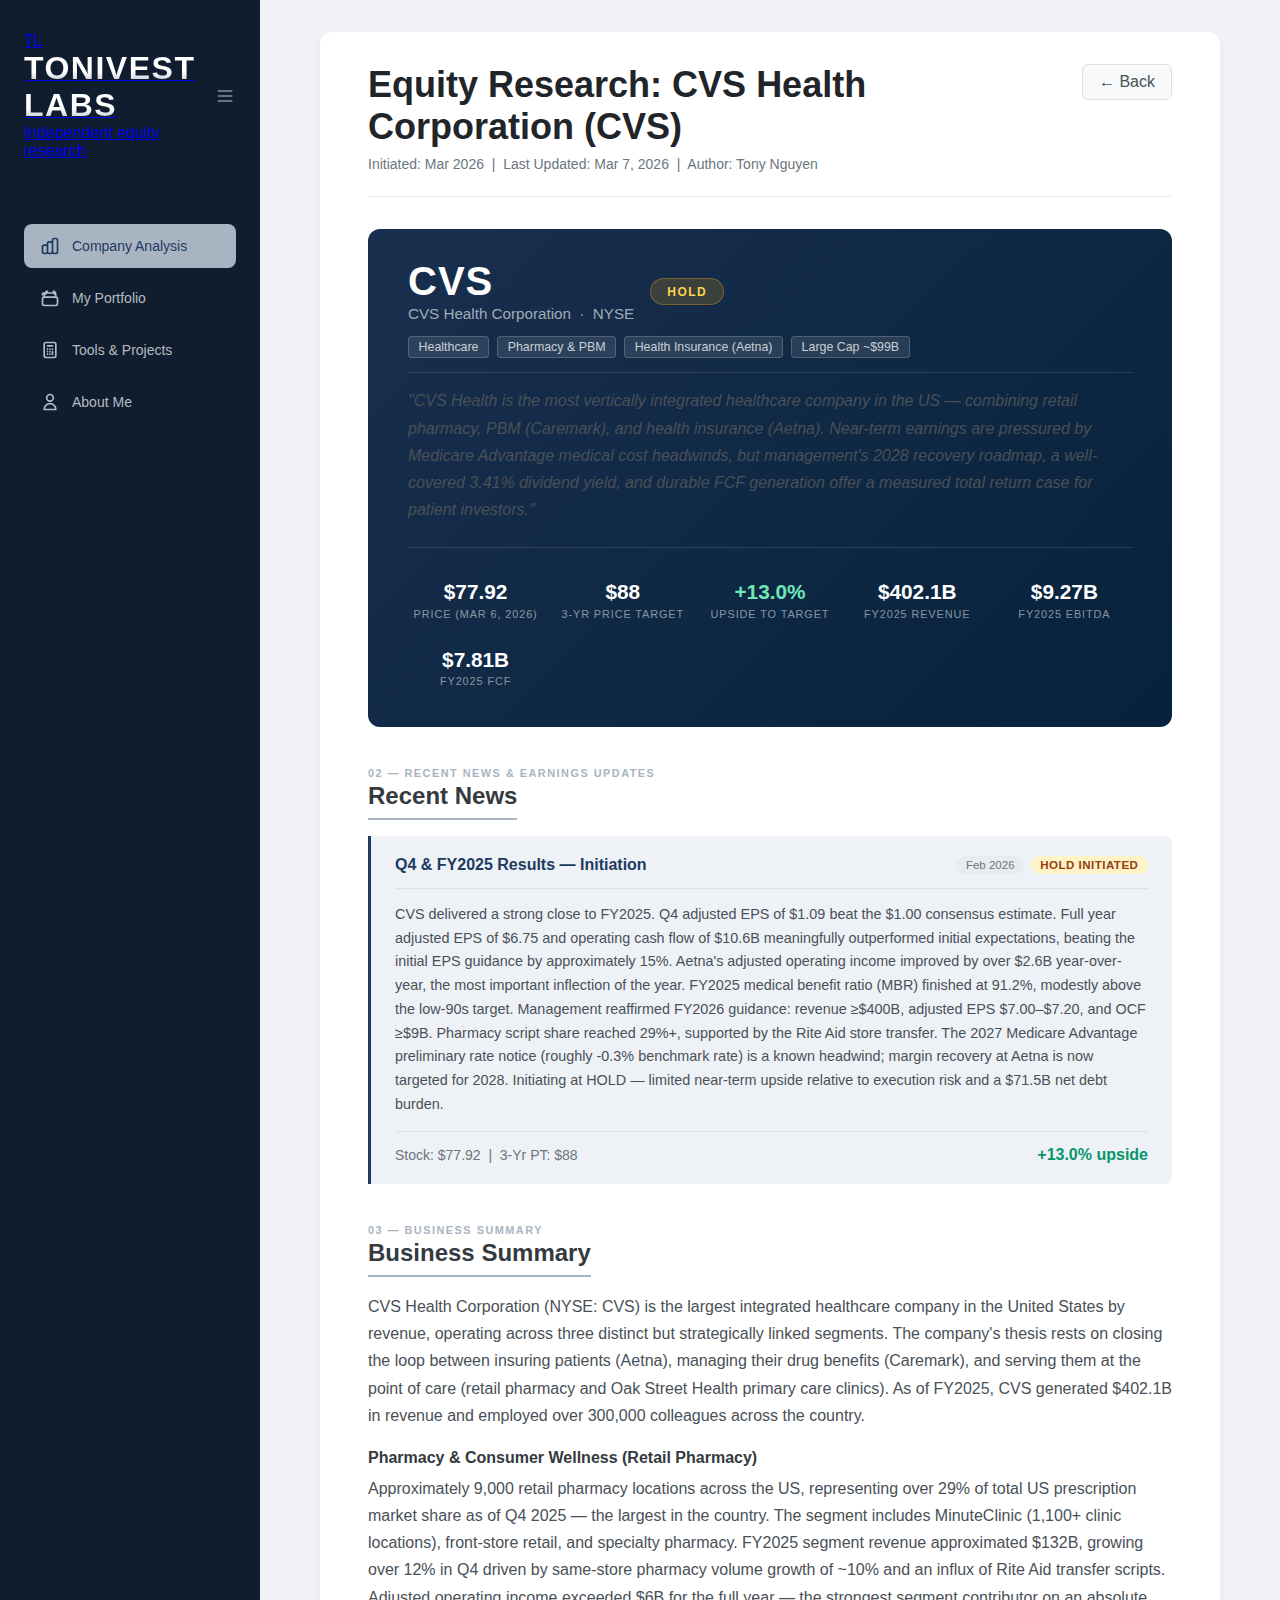
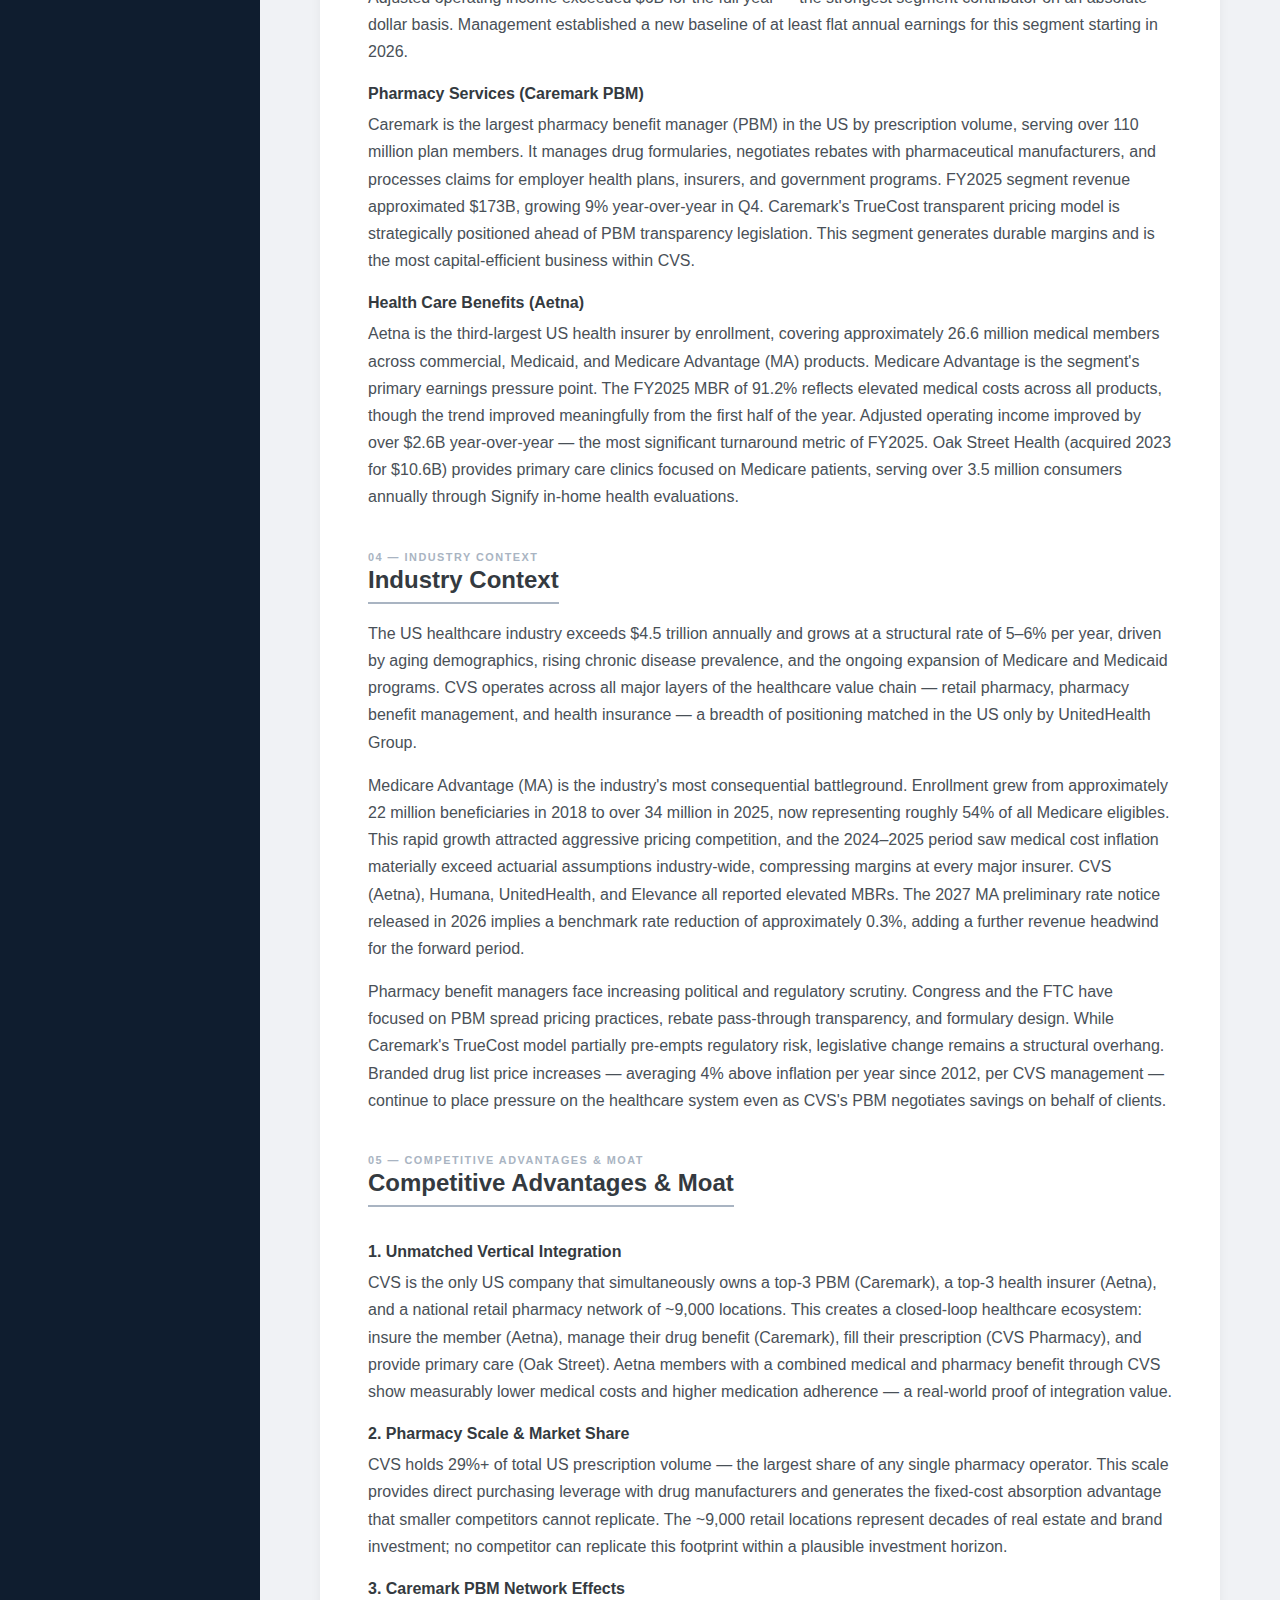
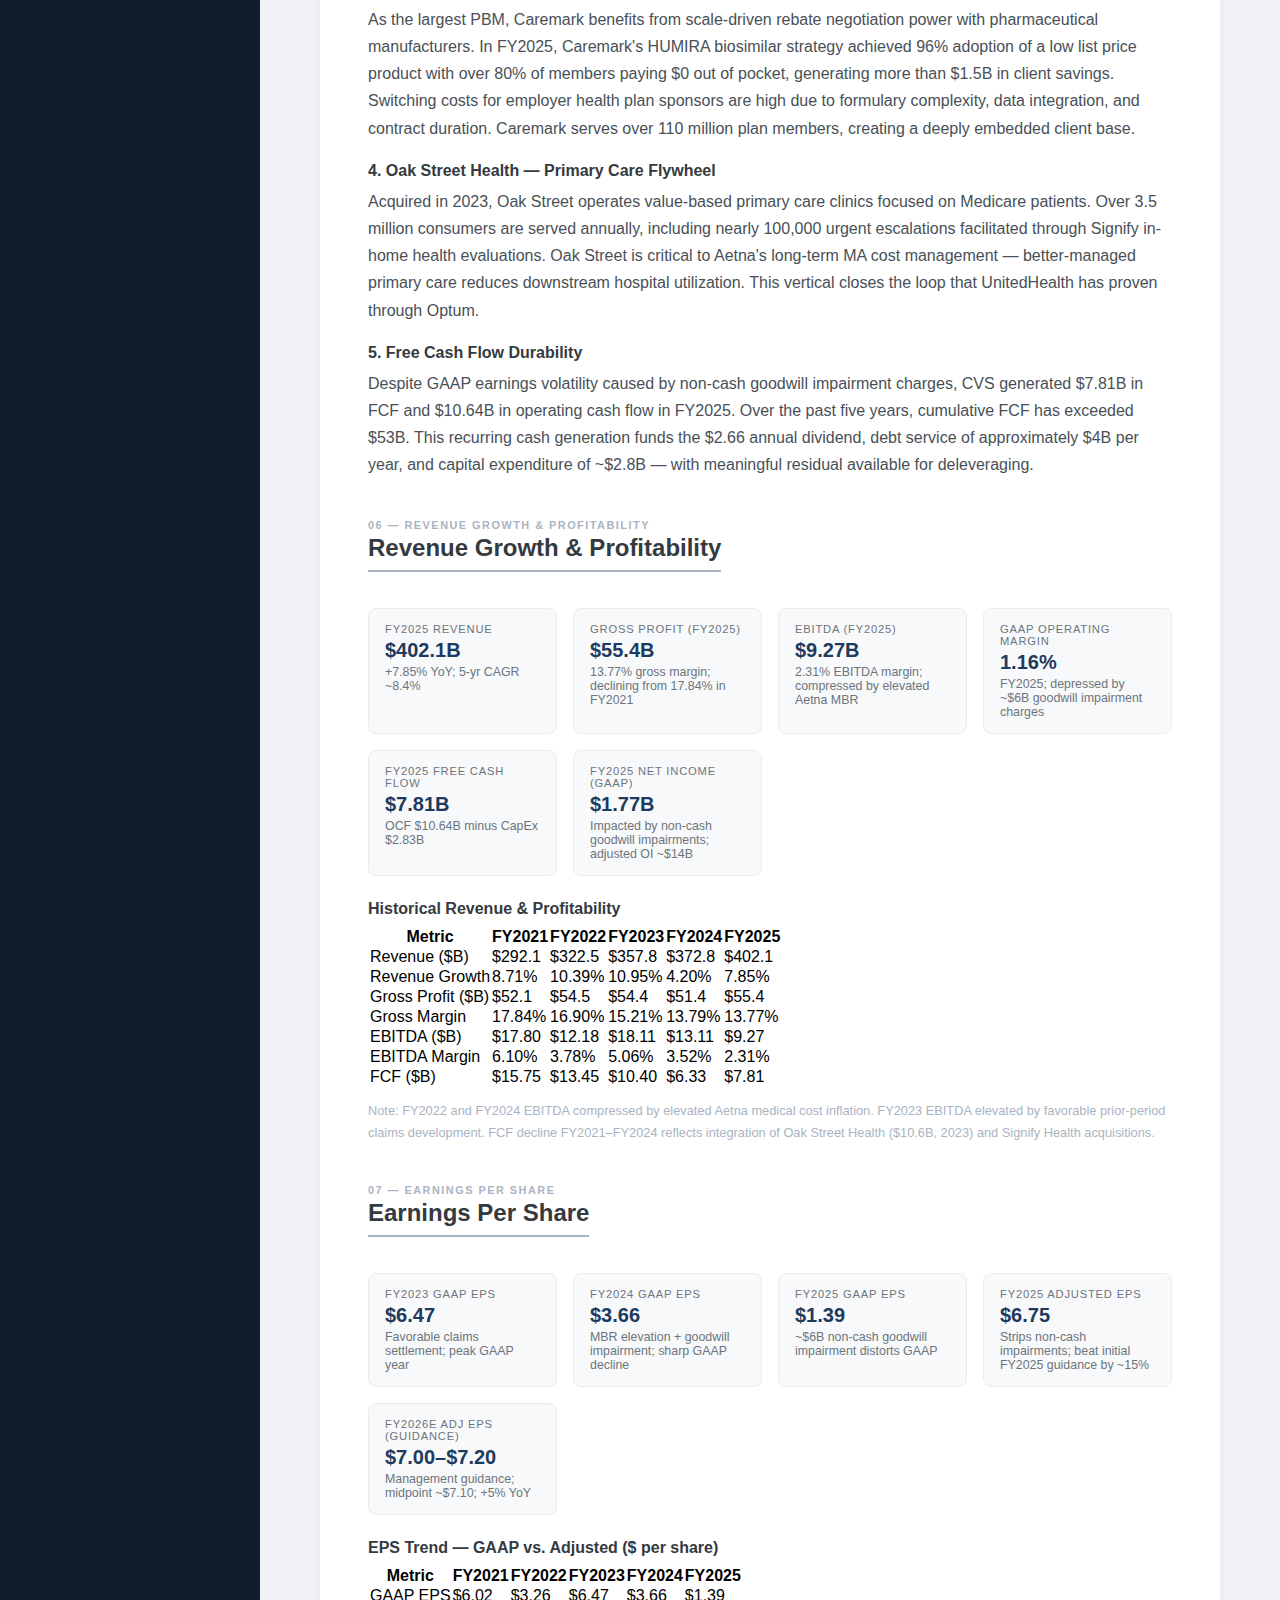
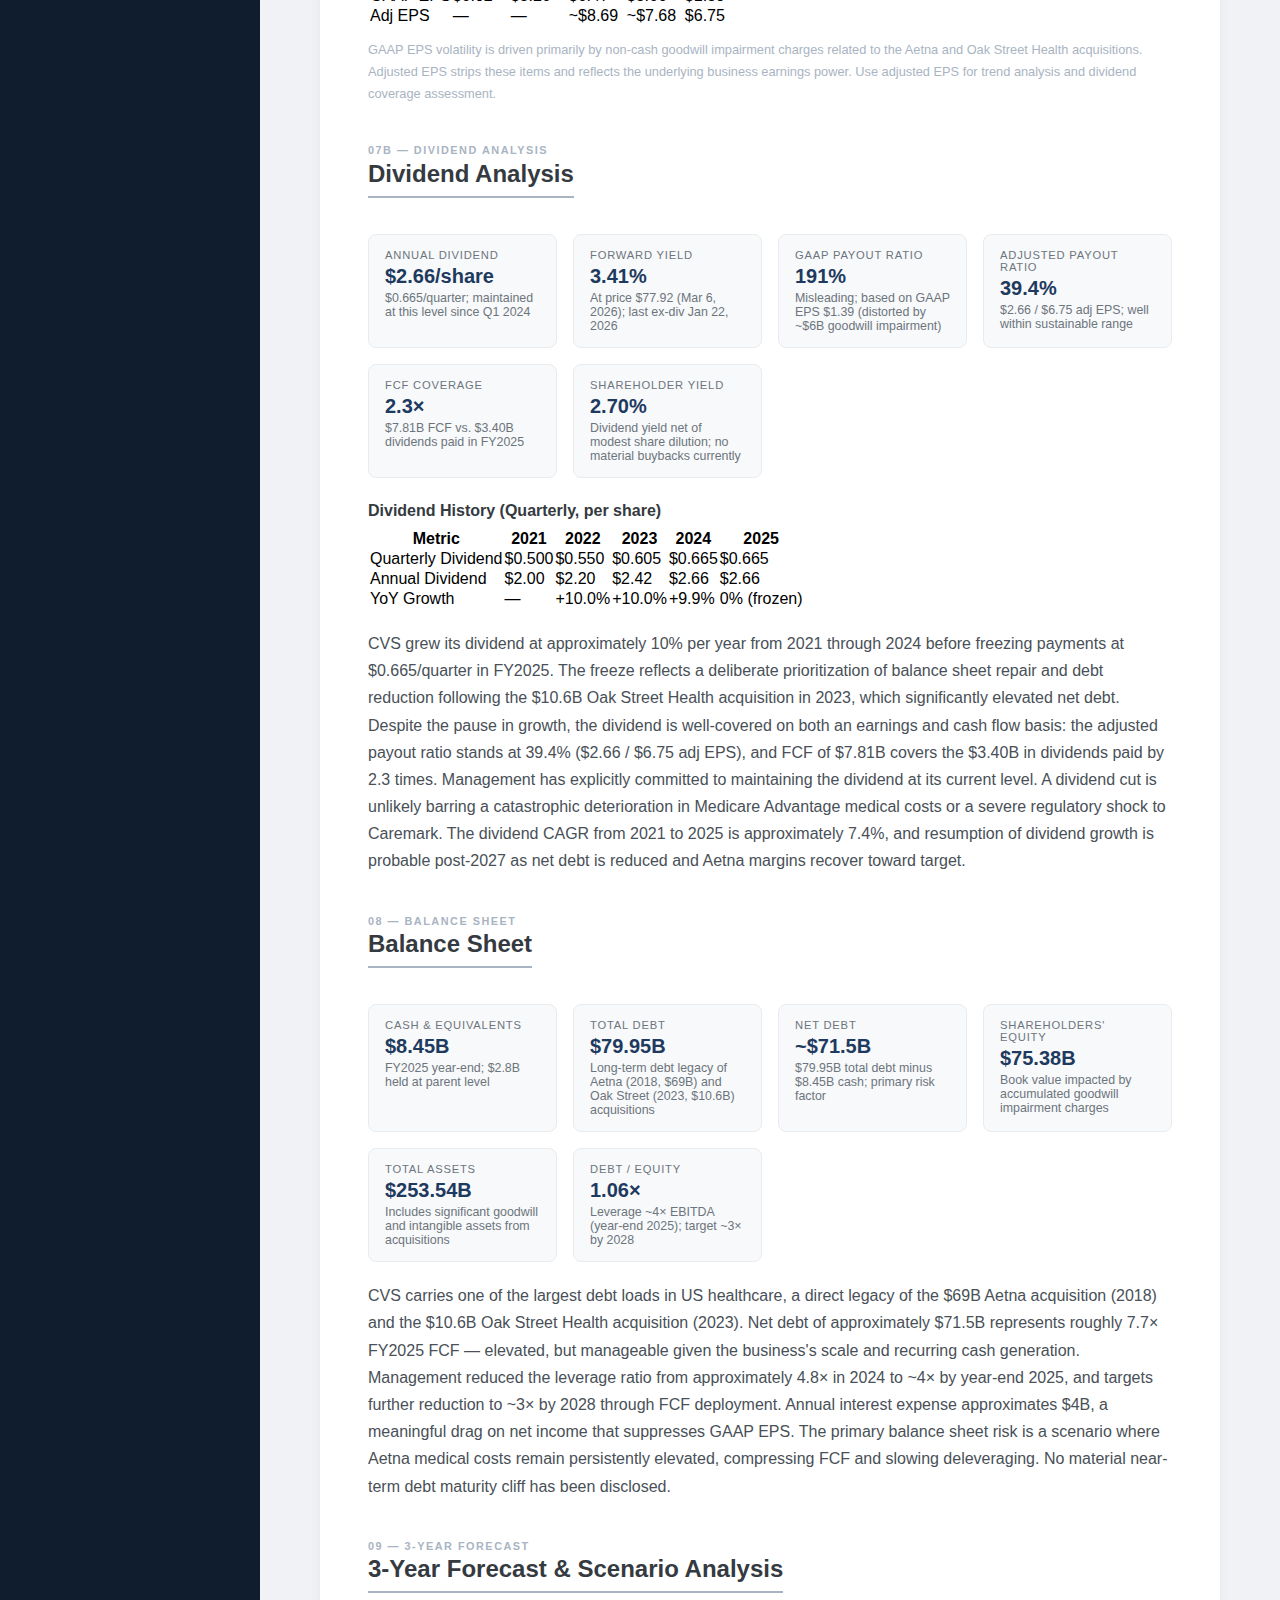
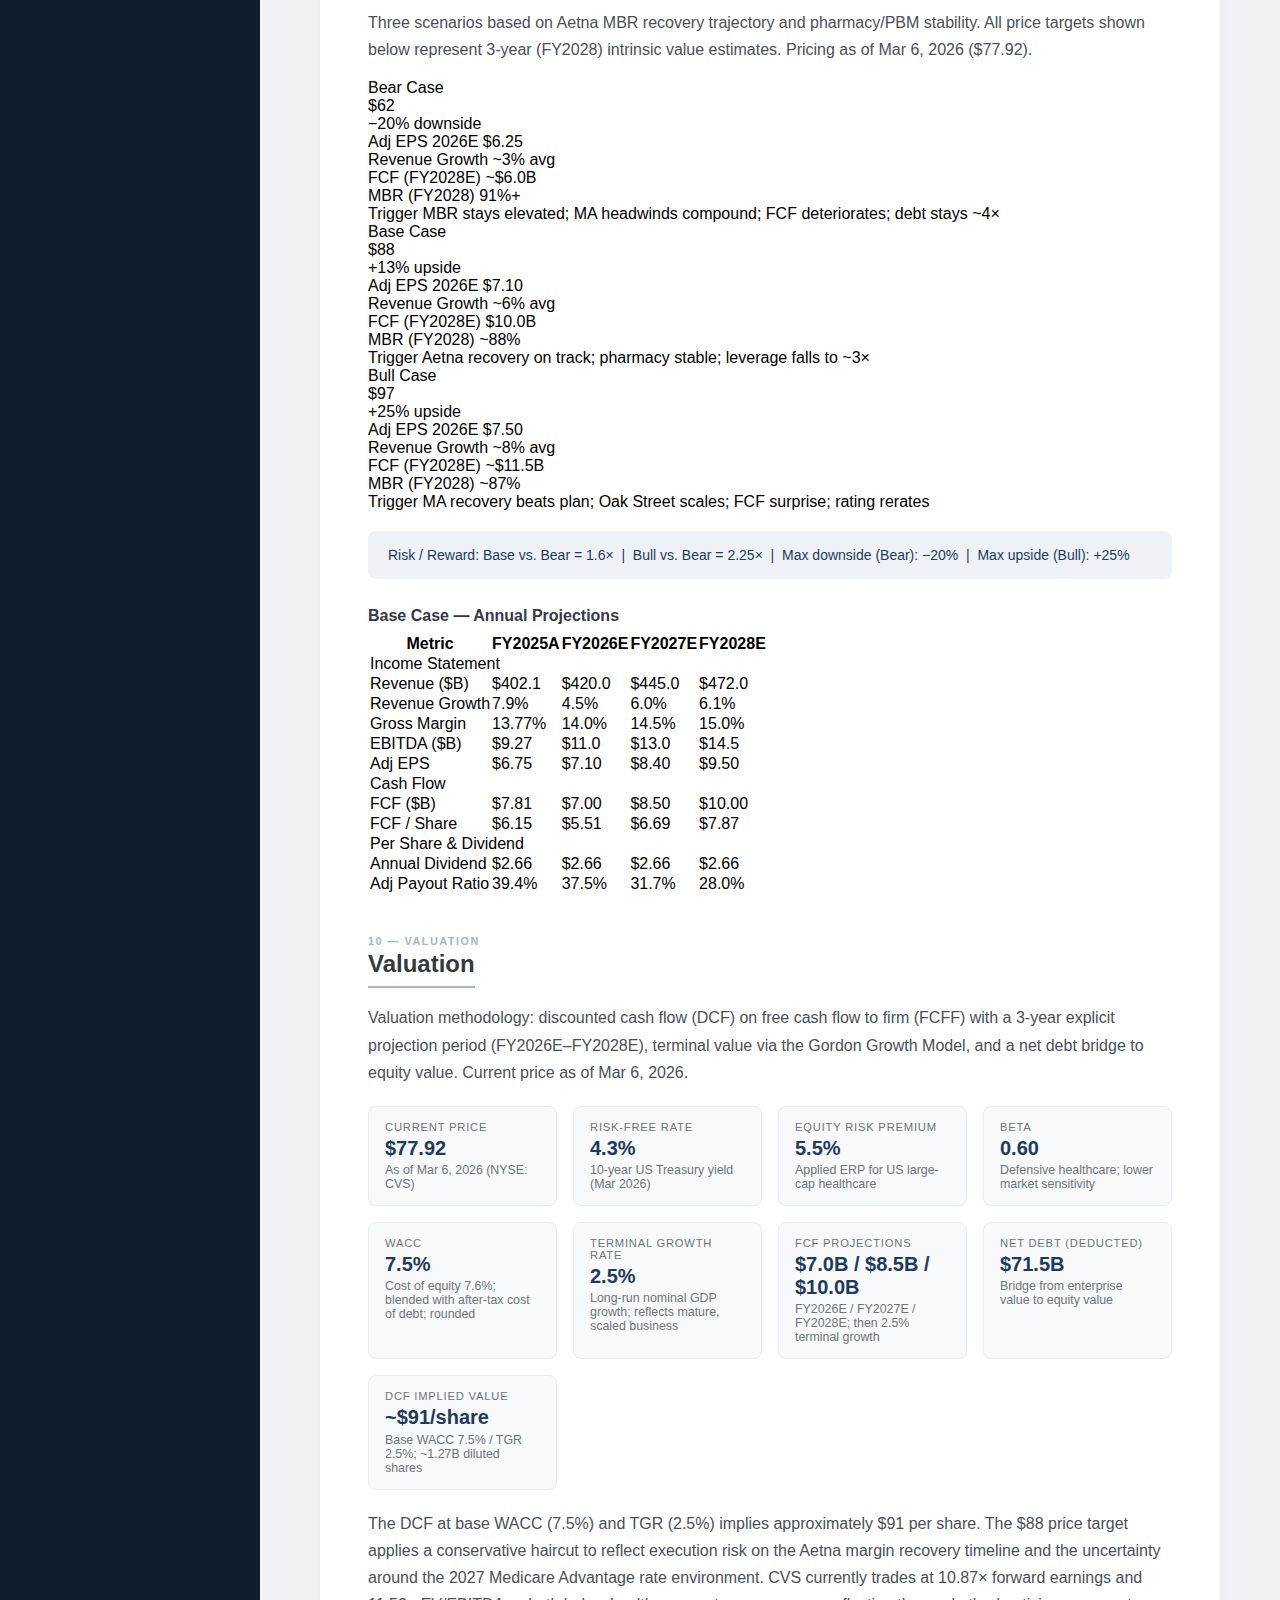
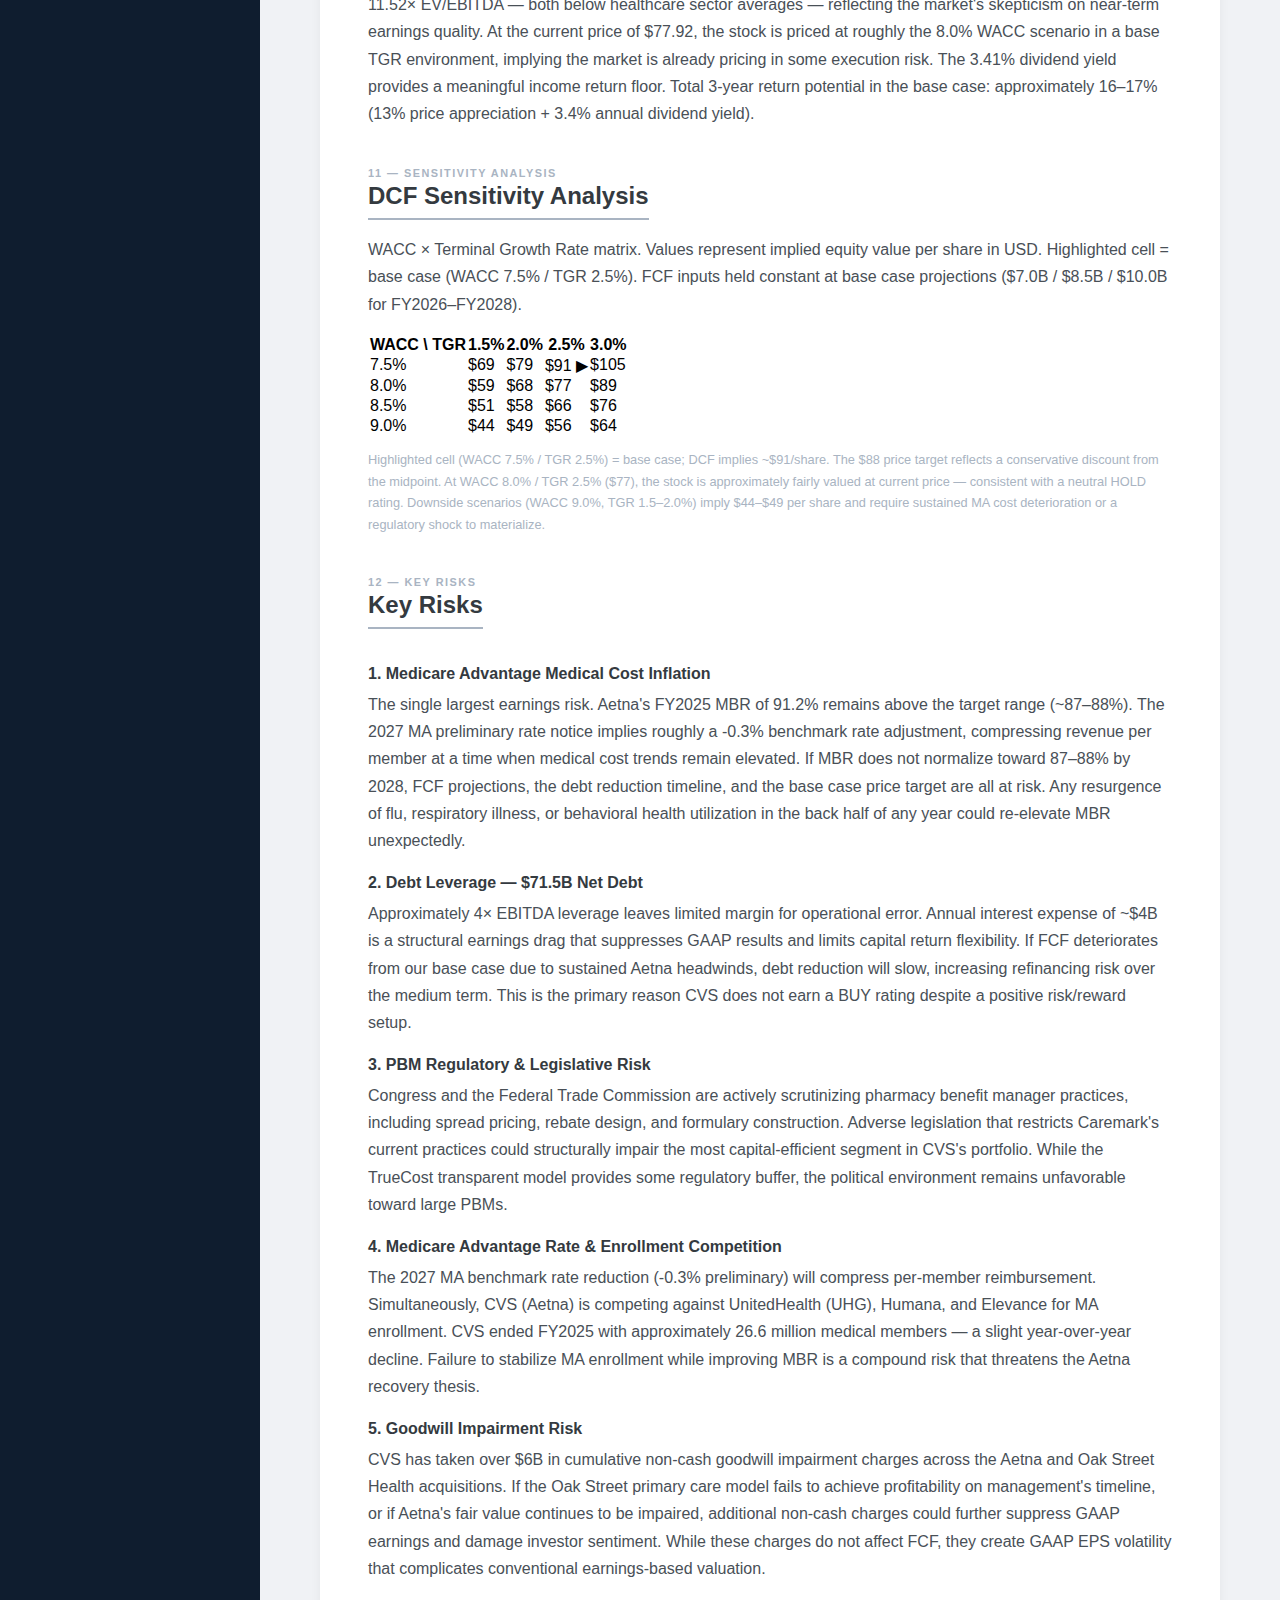
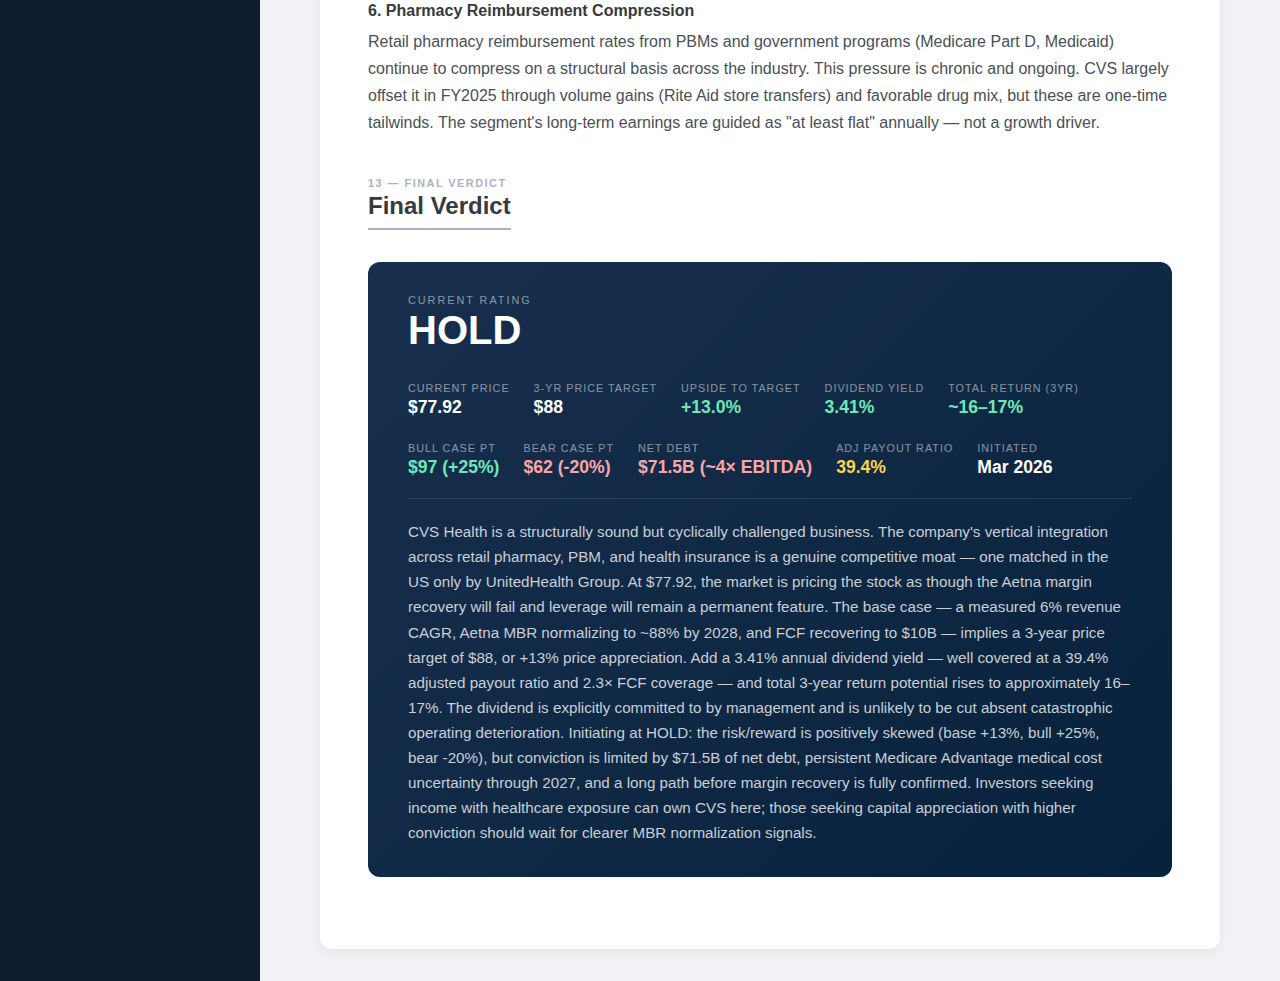
<file: stocks/cvs.html>
<!DOCTYPE html>
<html lang="en">
<head>
    <meta charset="UTF-8">
    <meta name="viewport" content="width=device-width, initial-scale=1.0">
    <title>CVS Analysis - Tonivest Research</title>
    <meta name="description" content="In-depth equity research on CVS Health Corporation (CVS) including DCF valuation, dividend analysis, Bull/Base/Bear scenarios, and sensitivity analysis." />
    <meta name="author" content="Tonivest Research" />
    <meta name="keywords" content="company analysis, stocks, investment, CVS, CVS Health, pharmacy, Aetna, Caremark, PBM, healthcare, dividend" />
    <meta property="og:title" content="CVS Analysis - Tonivest Research" />
    <meta property="og:description" content="In-depth equity research on CVS Health Corporation (CVS)." />
    <meta property="og:type" content="website" />
    <link rel="icon" href="../assets/logo-nav.png" type="image/png">
    <link rel="stylesheet" href="../styles.css">
</head>
<body>
    <div class="app-container">
        <aside class="sidebar">
            <div class="sidebar-logo">
                <a href="../index.html" class="brand-block" title="Tonivest Labs">
                    <span class="brand-mark" aria-hidden="true">TL</span>
                    <span class="brand-copy">
                        <span class="logo-text">Tonivest Labs</span>
                        <span class="logo-subtext">Independent equity research</span>
                    </span>
                </a>
                <button id="sidebar-toggle" class="sidebar-toggle" aria-label="Toggle Sidebar">
                    <svg width="20" height="20" fill="none" stroke="currentColor" viewBox="0 0 24 24"><path stroke-linecap="round" stroke-linejoin="round" stroke-width="2" d="M4 6h16M4 12h16M4 18h16"/></svg>
                </button>
            </div>
            <nav class="sidebar-nav">
                <a href="../index.html" class="nav-item active">
                    <svg class="nav-icon" fill="none" stroke="currentColor" viewBox="0 0 24 24"><path stroke-linecap="round" stroke-linejoin="round" stroke-width="2" d="M9 19v-6a2 2 0 00-2-2H5a2 2 0 00-2 2v6a2 2 0 002 2h2a2 2 0 002-2zm0 0V9a2 2 0 012-2h2a2 2 0 012 2v10m-6 0a2 2 0 002 2h2a2 2 0 002-2m0 0V5a2 2 0 012-2h2a2 2 0 012 2v14a2 2 0 01-2 2h-2a2 2 0 01-2-2z"/></svg>
                    <span class="nav-label">Company Analysis</span>
                </a>
                <a href="../port.html" class="nav-item">
                    <svg class="nav-icon" fill="none" stroke="currentColor" viewBox="0 0 24 24"><path stroke-linecap="round" stroke-linejoin="round" stroke-width="2" d="M19 11H5m14 0a2 2 0 012 2v6a2 2 0 01-2 2H5a2 2 0 01-2-2v-6a2 2 0 012-2m14 0V9a2 2 0 00-2-2M5 11V9a2 2 0 012-2m0 0V5a2 2 0 011-1h1m-1 1v1m0 0H4a1 1 0 00-1 1v1m2-2h14m-1 0V5a2 2 0 00-1-1h-1m1 1v1"/></svg>
                    <span class="nav-label">My Portfolio</span>
                </a>
                <a href="../tools.html" class="nav-item">
                    <svg class="nav-icon" fill="none" stroke="currentColor" viewBox="0 0 24 24"><path stroke-linecap="round" stroke-linejoin="round" stroke-width="2" d="M9 7h6m0 10v-3m-3 3h.01M9 17h.01M9 14h.01M12 14h.01M15 11h.01M12 11h.01M9 11h.01M7 21h10a2 2 0 002-2V5a2 2 0 00-2-2H7a2 2 0 00-2 2v14a2 2 0 002 2z"/></svg>
                    <span class="nav-label">Tools &amp; Projects</span>
                </a>
                <a href="../about.html" class="nav-item">
                    <svg class="nav-icon" fill="none" stroke="currentColor" viewBox="0 0 24 24"><path stroke-linecap="round" stroke-linejoin="round" stroke-width="2" d="M16 7a4 4 0 11-8 0 4 4 0 018 0zM12 14a7 7 0 00-7 7h14a7 7 0 00-7-7z"/></svg>
                    <span class="nav-label">About Me</span>
                </a>
            </nav>
        </aside>

        <main class="main-content">
            <div class="analysis-detail-container">

                <header class="analysis-detail-header">
                    <div class="header-content">
                        <h1 class="detail-title">Equity Research: CVS Health Corporation (CVS)</h1>
                        <p class="detail-meta">Initiated: Mar 2026 &nbsp;|&nbsp; Last Updated: Mar 7, 2026 &nbsp;|&nbsp; Author: Tony Nguyen</p>
                    </div>
                    <a href="../index.html" class="back-button">&#8592; Back</a>
                </header>

                <article class="detail-content">

                    <!-- ═══════════════════════════════════════════
                         01 — OVERVIEW CARD
                    ═══════════════════════════════════════════ -->
                    <div class="stock-overview-card">
                        <div class="stock-ticker-row">
                            <div>
                                <div class="stock-ticker">CVS</div>
                                <div class="stock-company-name">CVS Health Corporation &nbsp;·&nbsp; NYSE</div>
                            </div>
                            <span class="verdict-badge verdict-hold">HOLD</span>
                        </div>
                        <div class="info-tags">
                            <span class="info-tag">Healthcare</span>
                            <span class="info-tag">Pharmacy &amp; PBM</span>
                            <span class="info-tag">Health Insurance (Aetna)</span>
                            <span class="info-tag">Large Cap ~$99B</span>
                        </div>
                        <p class="stock-thesis">
                            "CVS Health is the most vertically integrated healthcare company in the US — combining retail pharmacy, PBM (Caremark), and health insurance (Aetna). Near-term earnings are pressured by Medicare Advantage medical cost headwinds, but management's 2028 recovery roadmap, a well-covered 3.41% dividend yield, and durable FCF generation offer a measured total return case for patient investors."
                        </p>
                        <div class="quick-stats-grid">
                            <div class="quick-stat">
                                <div class="quick-stat-value">$77.92</div>
                                <div class="quick-stat-label">Price (Mar 6, 2026)</div>
                            </div>
                            <div class="quick-stat">
                                <div class="quick-stat-value">$88</div>
                                <div class="quick-stat-label">3-Yr Price Target</div>
                            </div>
                            <div class="quick-stat">
                                <div class="quick-stat-value qs-positive">+13.0%</div>
                                <div class="quick-stat-label">Upside to Target</div>
                            </div>
                            <div class="quick-stat">
                                <div class="quick-stat-value">$402.1B</div>
                                <div class="quick-stat-label">FY2025 Revenue</div>
                            </div>
                            <div class="quick-stat">
                                <div class="quick-stat-value">$9.27B</div>
                                <div class="quick-stat-label">FY2025 EBITDA</div>
                            </div>
                            <div class="quick-stat">
                                <div class="quick-stat-value">$7.81B</div>
                                <div class="quick-stat-label">FY2025 FCF</div>
                            </div>
                        </div>
                    </div>

                    <!-- ═══════════════════════════════════════════
                         02 — RECENT NEWS & EARNINGS
                    ═══════════════════════════════════════════ -->
                    <section class="detail-section">
                        <span class="section-label">02 &mdash; Recent News &amp; Earnings Updates</span>
                        <h3>Recent News</h3>

                        <div class="update-timeline">
                            <div class="update-card latest-update">
                                <div class="update-card-header">
                                    <div class="update-card-title">Q4 &amp; FY2025 Results &mdash; Initiation</div>
                                    <div class="update-card-meta">
                                        <span class="update-date-pill">Feb 2026</span>
                                        <span class="rating-pill rating-hold">HOLD Initiated</span>
                                    </div>
                                </div>
                                <p>CVS delivered a strong close to FY2025. Q4 adjusted EPS of $1.09 beat the $1.00 consensus estimate. Full year adjusted EPS of $6.75 and operating cash flow of $10.6B meaningfully outperformed initial expectations, beating the initial EPS guidance by approximately 15%. Aetna's adjusted operating income improved by over $2.6B year-over-year, the most important inflection of the year. FY2025 medical benefit ratio (MBR) finished at 91.2%, modestly above the low-90s target. Management reaffirmed FY2026 guidance: revenue ≥$400B, adjusted EPS $7.00–$7.20, and OCF ≥$9B. Pharmacy script share reached 29%+, supported by the Rite Aid store transfer. The 2027 Medicare Advantage preliminary rate notice (roughly -0.3% benchmark rate) is a known headwind; margin recovery at Aetna is now targeted for 2028. Initiating at HOLD — limited near-term upside relative to execution risk and a $71.5B net debt burden.</p>
                                <div class="update-upside-row">
                                    <span>Stock: $77.92 &nbsp;|&nbsp; 3-Yr PT: $88</span>
                                    <span class="upside-value positive">+13.0% upside</span>
                                </div>
                            </div>
                        </div>
                    </section>

                    <!-- ═══════════════════════════════════════════
                         03 — BUSINESS SUMMARY
                    ═══════════════════════════════════════════ -->
                    <section class="detail-section">
                        <span class="section-label">03 &mdash; Business Summary</span>
                        <h3>Business Summary</h3>
                        <p>CVS Health Corporation (NYSE: CVS) is the largest integrated healthcare company in the United States by revenue, operating across three distinct but strategically linked segments. The company's thesis rests on closing the loop between insuring patients (Aetna), managing their drug benefits (Caremark), and serving them at the point of care (retail pharmacy and Oak Street Health primary care clinics). As of FY2025, CVS generated $402.1B in revenue and employed over 300,000 colleagues across the country.</p>

                        <h4>Pharmacy &amp; Consumer Wellness (Retail Pharmacy)</h4>
                        <p>Approximately 9,000 retail pharmacy locations across the US, representing over 29% of total US prescription market share as of Q4 2025 — the largest in the country. The segment includes MinuteClinic (1,100+ clinic locations), front-store retail, and specialty pharmacy. FY2025 segment revenue approximated $132B, growing over 12% in Q4 driven by same-store pharmacy volume growth of ~10% and an influx of Rite Aid transfer scripts. Adjusted operating income exceeded $6B for the full year — the strongest segment contributor on an absolute dollar basis. Management established a new baseline of at least flat annual earnings for this segment starting in 2026.</p>

                        <h4>Pharmacy Services (Caremark PBM)</h4>
                        <p>Caremark is the largest pharmacy benefit manager (PBM) in the US by prescription volume, serving over 110 million plan members. It manages drug formularies, negotiates rebates with pharmaceutical manufacturers, and processes claims for employer health plans, insurers, and government programs. FY2025 segment revenue approximated $173B, growing 9% year-over-year in Q4. Caremark's TrueCost transparent pricing model is strategically positioned ahead of PBM transparency legislation. This segment generates durable margins and is the most capital-efficient business within CVS.</p>

                        <h4>Health Care Benefits (Aetna)</h4>
                        <p>Aetna is the third-largest US health insurer by enrollment, covering approximately 26.6 million medical members across commercial, Medicaid, and Medicare Advantage (MA) products. Medicare Advantage is the segment's primary earnings pressure point. The FY2025 MBR of 91.2% reflects elevated medical costs across all products, though the trend improved meaningfully from the first half of the year. Adjusted operating income improved by over $2.6B year-over-year — the most significant turnaround metric of FY2025. Oak Street Health (acquired 2023 for $10.6B) provides primary care clinics focused on Medicare patients, serving over 3.5 million consumers annually through Signify in-home health evaluations.</p>
                    </section>

                    <!-- ═══════════════════════════════════════════
                         04 — INDUSTRY CONTEXT
                    ═══════════════════════════════════════════ -->
                    <section class="detail-section">
                        <span class="section-label">04 &mdash; Industry Context</span>
                        <h3>Industry Context</h3>
                        <p>The US healthcare industry exceeds $4.5 trillion annually and grows at a structural rate of 5–6% per year, driven by aging demographics, rising chronic disease prevalence, and the ongoing expansion of Medicare and Medicaid programs. CVS operates across all major layers of the healthcare value chain — retail pharmacy, pharmacy benefit management, and health insurance — a breadth of positioning matched in the US only by UnitedHealth Group.</p>
                        <p>Medicare Advantage (MA) is the industry's most consequential battleground. Enrollment grew from approximately 22 million beneficiaries in 2018 to over 34 million in 2025, now representing roughly 54% of all Medicare eligibles. This rapid growth attracted aggressive pricing competition, and the 2024–2025 period saw medical cost inflation materially exceed actuarial assumptions industry-wide, compressing margins at every major insurer. CVS (Aetna), Humana, UnitedHealth, and Elevance all reported elevated MBRs. The 2027 MA preliminary rate notice released in 2026 implies a benchmark rate reduction of approximately 0.3%, adding a further revenue headwind for the forward period.</p>
                        <p>Pharmacy benefit managers face increasing political and regulatory scrutiny. Congress and the FTC have focused on PBM spread pricing practices, rebate pass-through transparency, and formulary design. While Caremark's TrueCost model partially pre-empts regulatory risk, legislative change remains a structural overhang. Branded drug list price increases — averaging 4% above inflation per year since 2012, per CVS management — continue to place pressure on the healthcare system even as CVS's PBM negotiates savings on behalf of clients.</p>
                    </section>

                    <!-- ═══════════════════════════════════════════
                         05 — COMPETITIVE ADVANTAGES / MOAT
                    ═══════════════════════════════════════════ -->
                    <section class="detail-section">
                        <span class="section-label">05 &mdash; Competitive Advantages &amp; Moat</span>
                        <h3>Competitive Advantages &amp; Moat</h3>

                        <h4>1. Unmatched Vertical Integration</h4>
                        <p>CVS is the only US company that simultaneously owns a top-3 PBM (Caremark), a top-3 health insurer (Aetna), and a national retail pharmacy network of ~9,000 locations. This creates a closed-loop healthcare ecosystem: insure the member (Aetna), manage their drug benefit (Caremark), fill their prescription (CVS Pharmacy), and provide primary care (Oak Street). Aetna members with a combined medical and pharmacy benefit through CVS show measurably lower medical costs and higher medication adherence — a real-world proof of integration value.</p>

                        <h4>2. Pharmacy Scale &amp; Market Share</h4>
                        <p>CVS holds 29%+ of total US prescription volume — the largest share of any single pharmacy operator. This scale provides direct purchasing leverage with drug manufacturers and generates the fixed-cost absorption advantage that smaller competitors cannot replicate. The ~9,000 retail locations represent decades of real estate and brand investment; no competitor can replicate this footprint within a plausible investment horizon.</p>

                        <h4>3. Caremark PBM Network Effects</h4>
                        <p>As the largest PBM, Caremark benefits from scale-driven rebate negotiation power with pharmaceutical manufacturers. In FY2025, Caremark's HUMIRA biosimilar strategy achieved 96% adoption of a low list price product with over 80% of members paying $0 out of pocket, generating more than $1.5B in client savings. Switching costs for employer health plan sponsors are high due to formulary complexity, data integration, and contract duration. Caremark serves over 110 million plan members, creating a deeply embedded client base.</p>

                        <h4>4. Oak Street Health &mdash; Primary Care Flywheel</h4>
                        <p>Acquired in 2023, Oak Street operates value-based primary care clinics focused on Medicare patients. Over 3.5 million consumers are served annually, including nearly 100,000 urgent escalations facilitated through Signify in-home health evaluations. Oak Street is critical to Aetna's long-term MA cost management — better-managed primary care reduces downstream hospital utilization. This vertical closes the loop that UnitedHealth has proven through Optum.</p>

                        <h4>5. Free Cash Flow Durability</h4>
                        <p>Despite GAAP earnings volatility caused by non-cash goodwill impairment charges, CVS generated $7.81B in FCF and $10.64B in operating cash flow in FY2025. Over the past five years, cumulative FCF has exceeded $53B. This recurring cash generation funds the $2.66 annual dividend, debt service of approximately $4B per year, and capital expenditure of ~$2.8B — with meaningful residual available for deleveraging.</p>
                    </section>

                    <!-- ═══════════════════════════════════════════
                         06 — REVENUE GROWTH & PROFITABILITY
                    ═══════════════════════════════════════════ -->
                    <section class="detail-section">
                        <span class="section-label">06 &mdash; Revenue Growth &amp; Profitability</span>
                        <h3>Revenue Growth &amp; Profitability</h3>

                        <div class="metric-pair-grid">
                            <div class="metric-pair">
                                <div class="mp-label">FY2025 Revenue</div>
                                <div class="mp-value">$402.1B</div>
                                <div class="mp-context">+7.85% YoY; 5-yr CAGR ~8.4%</div>
                            </div>
                            <div class="metric-pair">
                                <div class="mp-label">Gross Profit (FY2025)</div>
                                <div class="mp-value">$55.4B</div>
                                <div class="mp-context">13.77% gross margin; declining from 17.84% in FY2021</div>
                            </div>
                            <div class="metric-pair">
                                <div class="mp-label">EBITDA (FY2025)</div>
                                <div class="mp-value">$9.27B</div>
                                <div class="mp-context">2.31% EBITDA margin; compressed by elevated Aetna MBR</div>
                            </div>
                            <div class="metric-pair">
                                <div class="mp-label">GAAP Operating Margin</div>
                                <div class="mp-value">1.16%</div>
                                <div class="mp-context">FY2025; depressed by ~$6B goodwill impairment charges</div>
                            </div>
                            <div class="metric-pair">
                                <div class="mp-label">FY2025 Free Cash Flow</div>
                                <div class="mp-value">$7.81B</div>
                                <div class="mp-context">OCF $10.64B minus CapEx $2.83B</div>
                            </div>
                            <div class="metric-pair">
                                <div class="mp-label">FY2025 Net Income (GAAP)</div>
                                <div class="mp-value">$1.77B</div>
                                <div class="mp-context">Impacted by non-cash goodwill impairments; adjusted OI ~$14B</div>
                            </div>
                        </div>

                        <h4 style="margin-top:1.5rem;">Historical Revenue &amp; Profitability</h4>
                        <table class="forecast-table" style="margin-top:0.5rem;">
                            <thead>
                                <tr>
                                    <th>Metric</th>
                                    <th>FY2021</th>
                                    <th>FY2022</th>
                                    <th>FY2023</th>
                                    <th>FY2024</th>
                                    <th>FY2025</th>
                                </tr>
                            </thead>
                            <tbody>
                                <tr>
                                    <td>Revenue ($B)</td>
                                    <td>$292.1</td>
                                    <td>$322.5</td>
                                    <td>$357.8</td>
                                    <td>$372.8</td>
                                    <td>$402.1</td>
                                </tr>
                                <tr>
                                    <td>Revenue Growth</td>
                                    <td>8.71%</td>
                                    <td>10.39%</td>
                                    <td>10.95%</td>
                                    <td>4.20%</td>
                                    <td>7.85%</td>
                                </tr>
                                <tr>
                                    <td>Gross Profit ($B)</td>
                                    <td>$52.1</td>
                                    <td>$54.5</td>
                                    <td>$54.4</td>
                                    <td>$51.4</td>
                                    <td>$55.4</td>
                                </tr>
                                <tr>
                                    <td>Gross Margin</td>
                                    <td>17.84%</td>
                                    <td>16.90%</td>
                                    <td>15.21%</td>
                                    <td>13.79%</td>
                                    <td>13.77%</td>
                                </tr>
                                <tr>
                                    <td>EBITDA ($B)</td>
                                    <td>$17.80</td>
                                    <td>$12.18</td>
                                    <td>$18.11</td>
                                    <td>$13.11</td>
                                    <td>$9.27</td>
                                </tr>
                                <tr>
                                    <td>EBITDA Margin</td>
                                    <td>6.10%</td>
                                    <td>3.78%</td>
                                    <td>5.06%</td>
                                    <td>3.52%</td>
                                    <td>2.31%</td>
                                </tr>
                                <tr>
                                    <td>FCF ($B)</td>
                                    <td>$15.75</td>
                                    <td>$13.45</td>
                                    <td>$10.40</td>
                                    <td>$6.33</td>
                                    <td>$7.81</td>
                                </tr>
                            </tbody>
                        </table>
                        <p style="font-size:0.8rem;color:#A9B4C2;margin-top:0.75rem;">Note: FY2022 and FY2024 EBITDA compressed by elevated Aetna medical cost inflation. FY2023 EBITDA elevated by favorable prior-period claims development. FCF decline FY2021–FY2024 reflects integration of Oak Street Health ($10.6B, 2023) and Signify Health acquisitions.</p>
                    </section>

                    <!-- ═══════════════════════════════════════════
                         07 — EARNINGS PER SHARE
                    ═══════════════════════════════════════════ -->
                    <section class="detail-section">
                        <span class="section-label">07 &mdash; Earnings Per Share</span>
                        <h3>Earnings Per Share</h3>

                        <div class="metric-pair-grid">
                            <div class="metric-pair">
                                <div class="mp-label">FY2023 GAAP EPS</div>
                                <div class="mp-value">$6.47</div>
                                <div class="mp-context">Favorable claims settlement; peak GAAP year</div>
                            </div>
                            <div class="metric-pair">
                                <div class="mp-label">FY2024 GAAP EPS</div>
                                <div class="mp-value">$3.66</div>
                                <div class="mp-context">MBR elevation + goodwill impairment; sharp GAAP decline</div>
                            </div>
                            <div class="metric-pair">
                                <div class="mp-label">FY2025 GAAP EPS</div>
                                <div class="mp-value">$1.39</div>
                                <div class="mp-context">~$6B non-cash goodwill impairment distorts GAAP</div>
                            </div>
                            <div class="metric-pair">
                                <div class="mp-label">FY2025 Adjusted EPS</div>
                                <div class="mp-value">$6.75</div>
                                <div class="mp-context">Strips non-cash impairments; beat initial FY2025 guidance by ~15%</div>
                            </div>
                            <div class="metric-pair">
                                <div class="mp-label">FY2026E Adj EPS (guidance)</div>
                                <div class="mp-value">$7.00–$7.20</div>
                                <div class="mp-context">Management guidance; midpoint ~$7.10; +5% YoY</div>
                            </div>
                        </div>

                        <h4 style="margin-top:1.5rem;">EPS Trend &mdash; GAAP vs. Adjusted ($ per share)</h4>
                        <table class="forecast-table" style="margin-top:0.5rem;">
                            <thead>
                                <tr>
                                    <th>Metric</th>
                                    <th>FY2021</th>
                                    <th>FY2022</th>
                                    <th>FY2023</th>
                                    <th>FY2024</th>
                                    <th>FY2025</th>
                                </tr>
                            </thead>
                            <tbody>
                                <tr>
                                    <td>GAAP EPS</td>
                                    <td>$6.02</td>
                                    <td>$3.26</td>
                                    <td>$6.47</td>
                                    <td>$3.66</td>
                                    <td>$1.39</td>
                                </tr>
                                <tr>
                                    <td>Adj EPS</td>
                                    <td>&mdash;</td>
                                    <td>&mdash;</td>
                                    <td>~$8.69</td>
                                    <td>~$7.68</td>
                                    <td>$6.75</td>
                                </tr>
                            </tbody>
                        </table>
                        <p style="font-size:0.8rem;color:#A9B4C2;margin-top:0.75rem;">GAAP EPS volatility is driven primarily by non-cash goodwill impairment charges related to the Aetna and Oak Street Health acquisitions. Adjusted EPS strips these items and reflects the underlying business earnings power. Use adjusted EPS for trend analysis and dividend coverage assessment.</p>
                    </section>

                    <!-- ═══════════════════════════════════════════
                         07b — DIVIDEND ANALYSIS
                    ═══════════════════════════════════════════ -->
                    <section class="detail-section">
                        <span class="section-label">07b &mdash; Dividend Analysis</span>
                        <h3>Dividend Analysis</h3>

                        <div class="metric-pair-grid">
                            <div class="metric-pair">
                                <div class="mp-label">Annual Dividend</div>
                                <div class="mp-value">$2.66/share</div>
                                <div class="mp-context">$0.665/quarter; maintained at this level since Q1 2024</div>
                            </div>
                            <div class="metric-pair">
                                <div class="mp-label">Forward Yield</div>
                                <div class="mp-value">3.41%</div>
                                <div class="mp-context">At price $77.92 (Mar 6, 2026); last ex-div Jan 22, 2026</div>
                            </div>
                            <div class="metric-pair">
                                <div class="mp-label">GAAP Payout Ratio</div>
                                <div class="mp-value">191%</div>
                                <div class="mp-context">Misleading; based on GAAP EPS $1.39 (distorted by ~$6B goodwill impairment)</div>
                            </div>
                            <div class="metric-pair">
                                <div class="mp-label">Adjusted Payout Ratio</div>
                                <div class="mp-value">39.4%</div>
                                <div class="mp-context">$2.66 / $6.75 adj EPS; well within sustainable range</div>
                            </div>
                            <div class="metric-pair">
                                <div class="mp-label">FCF Coverage</div>
                                <div class="mp-value">2.3&times;</div>
                                <div class="mp-context">$7.81B FCF vs. $3.40B dividends paid in FY2025</div>
                            </div>
                            <div class="metric-pair">
                                <div class="mp-label">Shareholder Yield</div>
                                <div class="mp-value">2.70%</div>
                                <div class="mp-context">Dividend yield net of modest share dilution; no material buybacks currently</div>
                            </div>
                        </div>

                        <h4 style="margin-top:1.5rem;">Dividend History (Quarterly, per share)</h4>
                        <table class="forecast-table" style="margin-top:0.5rem;">
                            <thead>
                                <tr>
                                    <th>Metric</th>
                                    <th>2021</th>
                                    <th>2022</th>
                                    <th>2023</th>
                                    <th>2024</th>
                                    <th>2025</th>
                                </tr>
                            </thead>
                            <tbody>
                                <tr>
                                    <td>Quarterly Dividend</td>
                                    <td>$0.500</td>
                                    <td>$0.550</td>
                                    <td>$0.605</td>
                                    <td>$0.665</td>
                                    <td>$0.665</td>
                                </tr>
                                <tr>
                                    <td>Annual Dividend</td>
                                    <td>$2.00</td>
                                    <td>$2.20</td>
                                    <td>$2.42</td>
                                    <td>$2.66</td>
                                    <td>$2.66</td>
                                </tr>
                                <tr>
                                    <td>YoY Growth</td>
                                    <td>&mdash;</td>
                                    <td>+10.0%</td>
                                    <td>+10.0%</td>
                                    <td>+9.9%</td>
                                    <td>0% (frozen)</td>
                                </tr>
                            </tbody>
                        </table>

                        <p style="margin-top:1.25rem;">CVS grew its dividend at approximately 10% per year from 2021 through 2024 before freezing payments at $0.665/quarter in FY2025. The freeze reflects a deliberate prioritization of balance sheet repair and debt reduction following the $10.6B Oak Street Health acquisition in 2023, which significantly elevated net debt. Despite the pause in growth, the dividend is well-covered on both an earnings and cash flow basis: the adjusted payout ratio stands at 39.4% ($2.66 / $6.75 adj EPS), and FCF of $7.81B covers the $3.40B in dividends paid by 2.3 times. Management has explicitly committed to maintaining the dividend at its current level. A dividend cut is unlikely barring a catastrophic deterioration in Medicare Advantage medical costs or a severe regulatory shock to Caremark. The dividend CAGR from 2021 to 2025 is approximately 7.4%, and resumption of dividend growth is probable post-2027 as net debt is reduced and Aetna margins recover toward target.</p>
                    </section>

                    <!-- ═══════════════════════════════════════════
                         08 — BALANCE SHEET
                    ═══════════════════════════════════════════ -->
                    <section class="detail-section">
                        <span class="section-label">08 &mdash; Balance Sheet</span>
                        <h3>Balance Sheet</h3>

                        <div class="metric-pair-grid">
                            <div class="metric-pair">
                                <div class="mp-label">Cash &amp; Equivalents</div>
                                <div class="mp-value">$8.45B</div>
                                <div class="mp-context">FY2025 year-end; $2.8B held at parent level</div>
                            </div>
                            <div class="metric-pair">
                                <div class="mp-label">Total Debt</div>
                                <div class="mp-value">$79.95B</div>
                                <div class="mp-context">Long-term debt legacy of Aetna (2018, $69B) and Oak Street (2023, $10.6B) acquisitions</div>
                            </div>
                            <div class="metric-pair">
                                <div class="mp-label">Net Debt</div>
                                <div class="mp-value">~$71.5B</div>
                                <div class="mp-context">$79.95B total debt minus $8.45B cash; primary risk factor</div>
                            </div>
                            <div class="metric-pair">
                                <div class="mp-label">Shareholders' Equity</div>
                                <div class="mp-value">$75.38B</div>
                                <div class="mp-context">Book value impacted by accumulated goodwill impairment charges</div>
                            </div>
                            <div class="metric-pair">
                                <div class="mp-label">Total Assets</div>
                                <div class="mp-value">$253.54B</div>
                                <div class="mp-context">Includes significant goodwill and intangible assets from acquisitions</div>
                            </div>
                            <div class="metric-pair">
                                <div class="mp-label">Debt / Equity</div>
                                <div class="mp-value">1.06&times;</div>
                                <div class="mp-context">Leverage ~4× EBITDA (year-end 2025); target ~3× by 2028</div>
                            </div>
                        </div>

                        <p style="margin-top:1.25rem;">CVS carries one of the largest debt loads in US healthcare, a direct legacy of the $69B Aetna acquisition (2018) and the $10.6B Oak Street Health acquisition (2023). Net debt of approximately $71.5B represents roughly 7.7× FY2025 FCF — elevated, but manageable given the business's scale and recurring cash generation. Management reduced the leverage ratio from approximately 4.8× in 2024 to ~4× by year-end 2025, and targets further reduction to ~3× by 2028 through FCF deployment. Annual interest expense approximates $4B, a meaningful drag on net income that suppresses GAAP EPS. The primary balance sheet risk is a scenario where Aetna medical costs remain persistently elevated, compressing FCF and slowing deleveraging. No material near-term debt maturity cliff has been disclosed.</p>
                    </section>

                    <!-- ═══════════════════════════════════════════
                         09 — 3-YEAR FORECAST
                    ═══════════════════════════════════════════ -->
                    <section class="detail-section">
                        <span class="section-label">09 &mdash; 3-Year Forecast</span>
                        <h3>3-Year Forecast &amp; Scenario Analysis</h3>
                        <p>Three scenarios based on Aetna MBR recovery trajectory and pharmacy/PBM stability. All price targets shown below represent 3-year (FY2028) intrinsic value estimates. Pricing as of Mar 6, 2026 ($77.92).</p>

                        <div class="scenario-comparison-grid">

                            <div class="scenario-col bear">
                                <div class="scenario-col-label">Bear Case</div>
                                <div class="scenario-col-pt">$62</div>
                                <div class="scenario-col-upside">&#8722;20% downside</div>
                                <div class="scenario-col-rows">
                                    <div class="scenario-col-row">
                                        <span class="scenario-col-row-label">Adj EPS 2026E</span>
                                        <span class="scenario-col-row-val">$6.25</span>
                                    </div>
                                    <div class="scenario-col-row">
                                        <span class="scenario-col-row-label">Revenue Growth</span>
                                        <span class="scenario-col-row-val">~3% avg</span>
                                    </div>
                                    <div class="scenario-col-row">
                                        <span class="scenario-col-row-label">FCF (FY2028E)</span>
                                        <span class="scenario-col-row-val">~$6.0B</span>
                                    </div>
                                    <div class="scenario-col-row">
                                        <span class="scenario-col-row-label">MBR (FY2028)</span>
                                        <span class="scenario-col-row-val">91%+</span>
                                    </div>
                                    <div class="scenario-col-row">
                                        <span class="scenario-col-row-label">Trigger</span>
                                        <span class="scenario-col-row-val">MBR stays elevated; MA headwinds compound; FCF deteriorates; debt stays ~4×</span>
                                    </div>
                                </div>
                            </div>

                            <div class="scenario-col base">
                                <div class="scenario-col-label">Base Case</div>
                                <div class="scenario-col-pt">$88</div>
                                <div class="scenario-col-upside">+13% upside</div>
                                <div class="scenario-col-rows">
                                    <div class="scenario-col-row">
                                        <span class="scenario-col-row-label">Adj EPS 2026E</span>
                                        <span class="scenario-col-row-val">$7.10</span>
                                    </div>
                                    <div class="scenario-col-row">
                                        <span class="scenario-col-row-label">Revenue Growth</span>
                                        <span class="scenario-col-row-val">~6% avg</span>
                                    </div>
                                    <div class="scenario-col-row">
                                        <span class="scenario-col-row-label">FCF (FY2028E)</span>
                                        <span class="scenario-col-row-val">$10.0B</span>
                                    </div>
                                    <div class="scenario-col-row">
                                        <span class="scenario-col-row-label">MBR (FY2028)</span>
                                        <span class="scenario-col-row-val">~88%</span>
                                    </div>
                                    <div class="scenario-col-row">
                                        <span class="scenario-col-row-label">Trigger</span>
                                        <span class="scenario-col-row-val">Aetna recovery on track; pharmacy stable; leverage falls to ~3×</span>
                                    </div>
                                </div>
                            </div>

                            <div class="scenario-col bull">
                                <div class="scenario-col-label">Bull Case</div>
                                <div class="scenario-col-pt">$97</div>
                                <div class="scenario-col-upside">+25% upside</div>
                                <div class="scenario-col-rows">
                                    <div class="scenario-col-row">
                                        <span class="scenario-col-row-label">Adj EPS 2026E</span>
                                        <span class="scenario-col-row-val">$7.50</span>
                                    </div>
                                    <div class="scenario-col-row">
                                        <span class="scenario-col-row-label">Revenue Growth</span>
                                        <span class="scenario-col-row-val">~8% avg</span>
                                    </div>
                                    <div class="scenario-col-row">
                                        <span class="scenario-col-row-label">FCF (FY2028E)</span>
                                        <span class="scenario-col-row-val">~$11.5B</span>
                                    </div>
                                    <div class="scenario-col-row">
                                        <span class="scenario-col-row-label">MBR (FY2028)</span>
                                        <span class="scenario-col-row-val">~87%</span>
                                    </div>
                                    <div class="scenario-col-row">
                                        <span class="scenario-col-row-label">Trigger</span>
                                        <span class="scenario-col-row-val">MA recovery beats plan; Oak Street scales; FCF surprise; rating rerates</span>
                                    </div>
                                </div>
                            </div>

                        </div>

                        <div style="background:#eef2f7;border-radius:8px;padding:1rem 1.25rem;margin-top:1.25rem;font-size:0.875rem;color:#1E3A5F;">
                            Risk / Reward: Base vs. Bear = 1.6&times; &nbsp;|&nbsp; Bull vs. Bear = 2.25&times; &nbsp;|&nbsp; Max downside (Bear): &minus;20% &nbsp;|&nbsp; Max upside (Bull): +25%
                        </div>

                        <h4 style="margin-top:1.75rem;">Base Case &mdash; Annual Projections</h4>
                        <table class="forecast-table" style="margin-top:0.5rem;">
                            <thead>
                                <tr>
                                    <th>Metric</th>
                                    <th>FY2025A</th>
                                    <th>FY2026E</th>
                                    <th>FY2027E</th>
                                    <th>FY2028E</th>
                                </tr>
                            </thead>
                            <tbody>
                                <tr class="ft-section">
                                    <td colspan="5">Income Statement</td>
                                </tr>
                                <tr>
                                    <td>Revenue ($B)</td>
                                    <td>$402.1</td>
                                    <td>$420.0</td>
                                    <td>$445.0</td>
                                    <td>$472.0</td>
                                </tr>
                                <tr>
                                    <td>Revenue Growth</td>
                                    <td>7.9%</td>
                                    <td>4.5%</td>
                                    <td>6.0%</td>
                                    <td>6.1%</td>
                                </tr>
                                <tr>
                                    <td>Gross Margin</td>
                                    <td>13.77%</td>
                                    <td>14.0%</td>
                                    <td>14.5%</td>
                                    <td>15.0%</td>
                                </tr>
                                <tr>
                                    <td>EBITDA ($B)</td>
                                    <td>$9.27</td>
                                    <td>$11.0</td>
                                    <td>$13.0</td>
                                    <td>$14.5</td>
                                </tr>
                                <tr>
                                    <td>Adj EPS</td>
                                    <td>$6.75</td>
                                    <td>$7.10</td>
                                    <td>$8.40</td>
                                    <td>$9.50</td>
                                </tr>
                                <tr class="ft-section">
                                    <td colspan="5">Cash Flow</td>
                                </tr>
                                <tr>
                                    <td>FCF ($B)</td>
                                    <td>$7.81</td>
                                    <td>$7.00</td>
                                    <td>$8.50</td>
                                    <td>$10.00</td>
                                </tr>
                                <tr>
                                    <td>FCF / Share</td>
                                    <td>$6.15</td>
                                    <td>$5.51</td>
                                    <td>$6.69</td>
                                    <td>$7.87</td>
                                </tr>
                                <tr class="ft-section">
                                    <td colspan="5">Per Share &amp; Dividend</td>
                                </tr>
                                <tr>
                                    <td>Annual Dividend</td>
                                    <td>$2.66</td>
                                    <td>$2.66</td>
                                    <td>$2.66</td>
                                    <td>$2.66</td>
                                </tr>
                                <tr>
                                    <td>Adj Payout Ratio</td>
                                    <td>39.4%</td>
                                    <td>37.5%</td>
                                    <td>31.7%</td>
                                    <td>28.0%</td>
                                </tr>
                            </tbody>
                        </table>
                    </section>

                    <!-- ═══════════════════════════════════════════
                         10 — VALUATION
                    ═══════════════════════════════════════════ -->
                    <section class="detail-section">
                        <span class="section-label">10 &mdash; Valuation</span>
                        <h3>Valuation</h3>
                        <p>Valuation methodology: discounted cash flow (DCF) on free cash flow to firm (FCFF) with a 3-year explicit projection period (FY2026E–FY2028E), terminal value via the Gordon Growth Model, and a net debt bridge to equity value. Current price as of Mar 6, 2026.</p>

                        <div class="metric-pair-grid">
                            <div class="metric-pair">
                                <div class="mp-label">Current Price</div>
                                <div class="mp-value">$77.92</div>
                                <div class="mp-context">As of Mar 6, 2026 (NYSE: CVS)</div>
                            </div>
                            <div class="metric-pair">
                                <div class="mp-label">Risk-Free Rate</div>
                                <div class="mp-value">4.3%</div>
                                <div class="mp-context">10-year US Treasury yield (Mar 2026)</div>
                            </div>
                            <div class="metric-pair">
                                <div class="mp-label">Equity Risk Premium</div>
                                <div class="mp-value">5.5%</div>
                                <div class="mp-context">Applied ERP for US large-cap healthcare</div>
                            </div>
                            <div class="metric-pair">
                                <div class="mp-label">Beta</div>
                                <div class="mp-value">0.60</div>
                                <div class="mp-context">Defensive healthcare; lower market sensitivity</div>
                            </div>
                            <div class="metric-pair">
                                <div class="mp-label">WACC</div>
                                <div class="mp-value">7.5%</div>
                                <div class="mp-context">Cost of equity 7.6%; blended with after-tax cost of debt; rounded</div>
                            </div>
                            <div class="metric-pair">
                                <div class="mp-label">Terminal Growth Rate</div>
                                <div class="mp-value">2.5%</div>
                                <div class="mp-context">Long-run nominal GDP growth; reflects mature, scaled business</div>
                            </div>
                            <div class="metric-pair">
                                <div class="mp-label">FCF Projections</div>
                                <div class="mp-value">$7.0B / $8.5B / $10.0B</div>
                                <div class="mp-context">FY2026E / FY2027E / FY2028E; then 2.5% terminal growth</div>
                            </div>
                            <div class="metric-pair">
                                <div class="mp-label">Net Debt (deducted)</div>
                                <div class="mp-value">$71.5B</div>
                                <div class="mp-context">Bridge from enterprise value to equity value</div>
                            </div>
                            <div class="metric-pair">
                                <div class="mp-label">DCF Implied Value</div>
                                <div class="mp-value">~$91/share</div>
                                <div class="mp-context">Base WACC 7.5% / TGR 2.5%; ~1.27B diluted shares</div>
                            </div>
                        </div>

                        <p style="margin-top:1.25rem;">The DCF at base WACC (7.5%) and TGR (2.5%) implies approximately $91 per share. The $88 price target applies a conservative haircut to reflect execution risk on the Aetna margin recovery timeline and the uncertainty around the 2027 Medicare Advantage rate environment. CVS currently trades at 10.87&times; forward earnings and 11.52&times; EV/EBITDA — both below healthcare sector averages — reflecting the market's skepticism on near-term earnings quality. At the current price of $77.92, the stock is priced at roughly the 8.0% WACC scenario in a base TGR environment, implying the market is already pricing in some execution risk. The 3.41% dividend yield provides a meaningful income return floor. Total 3-year return potential in the base case: approximately 16–17% (13% price appreciation + 3.4% annual dividend yield).</p>
                    </section>

                    <!-- ═══════════════════════════════════════════
                         11 — SENSITIVITY ANALYSIS
                    ═══════════════════════════════════════════ -->
                    <section class="detail-section">
                        <span class="section-label">11 &mdash; Sensitivity Analysis</span>
                        <h3>DCF Sensitivity Analysis</h3>
                        <p>WACC &times; Terminal Growth Rate matrix. Values represent implied equity value per share in USD. Highlighted cell = base case (WACC 7.5% / TGR 2.5%). FCF inputs held constant at base case projections ($7.0B / $8.5B / $10.0B for FY2026–FY2028).</p>

                        <div class="sensitivity-wrap">
                            <table class="sensitivity-table">
                                <thead>
                                    <tr>
                                        <th class="st-corner">WACC \ TGR</th>
                                        <th>1.5%</th>
                                        <th>2.0%</th>
                                        <th>2.5%</th>
                                        <th>3.0%</th>
                                    </tr>
                                </thead>
                                <tbody>
                                    <tr>
                                        <td class="st-row-head">7.5%</td>
                                        <td>$69</td>
                                        <td>$79</td>
                                        <td class="st-highlight">$91 &#9654;</td>
                                        <td>$105</td>
                                    </tr>
                                    <tr>
                                        <td class="st-row-head">8.0%</td>
                                        <td>$59</td>
                                        <td>$68</td>
                                        <td>$77</td>
                                        <td>$89</td>
                                    </tr>
                                    <tr>
                                        <td class="st-row-head">8.5%</td>
                                        <td>$51</td>
                                        <td>$58</td>
                                        <td>$66</td>
                                        <td>$76</td>
                                    </tr>
                                    <tr>
                                        <td class="st-row-head">9.0%</td>
                                        <td>$44</td>
                                        <td>$49</td>
                                        <td>$56</td>
                                        <td>$64</td>
                                    </tr>
                                </tbody>
                            </table>
                        </div>
                        <p style="font-size:0.8rem;color:#A9B4C2;margin-top:0.75rem;">Highlighted cell (WACC 7.5% / TGR 2.5%) = base case; DCF implies ~$91/share. The $88 price target reflects a conservative discount from the midpoint. At WACC 8.0% / TGR 2.5% ($77), the stock is approximately fairly valued at current price — consistent with a neutral HOLD rating. Downside scenarios (WACC 9.0%, TGR 1.5–2.0%) imply $44–$49 per share and require sustained MA cost deterioration or a regulatory shock to materialize.</p>
                    </section>

                    <!-- ═══════════════════════════════════════════
                         12 — KEY RISKS
                    ═══════════════════════════════════════════ -->
                    <section class="detail-section">
                        <span class="section-label">12 &mdash; Key Risks</span>
                        <h3>Key Risks</h3>

                        <h4>1. Medicare Advantage Medical Cost Inflation</h4>
                        <p>The single largest earnings risk. Aetna's FY2025 MBR of 91.2% remains above the target range (~87–88%). The 2027 MA preliminary rate notice implies roughly a -0.3% benchmark rate adjustment, compressing revenue per member at a time when medical cost trends remain elevated. If MBR does not normalize toward 87–88% by 2028, FCF projections, the debt reduction timeline, and the base case price target are all at risk. Any resurgence of flu, respiratory illness, or behavioral health utilization in the back half of any year could re-elevate MBR unexpectedly.</p>

                        <h4>2. Debt Leverage &mdash; $71.5B Net Debt</h4>
                        <p>Approximately 4&times; EBITDA leverage leaves limited margin for operational error. Annual interest expense of ~$4B is a structural earnings drag that suppresses GAAP results and limits capital return flexibility. If FCF deteriorates from our base case due to sustained Aetna headwinds, debt reduction will slow, increasing refinancing risk over the medium term. This is the primary reason CVS does not earn a BUY rating despite a positive risk/reward setup.</p>

                        <h4>3. PBM Regulatory &amp; Legislative Risk</h4>
                        <p>Congress and the Federal Trade Commission are actively scrutinizing pharmacy benefit manager practices, including spread pricing, rebate design, and formulary construction. Adverse legislation that restricts Caremark's current practices could structurally impair the most capital-efficient segment in CVS's portfolio. While the TrueCost transparent model provides some regulatory buffer, the political environment remains unfavorable toward large PBMs.</p>

                        <h4>4. Medicare Advantage Rate &amp; Enrollment Competition</h4>
                        <p>The 2027 MA benchmark rate reduction (-0.3% preliminary) will compress per-member reimbursement. Simultaneously, CVS (Aetna) is competing against UnitedHealth (UHG), Humana, and Elevance for MA enrollment. CVS ended FY2025 with approximately 26.6 million medical members — a slight year-over-year decline. Failure to stabilize MA enrollment while improving MBR is a compound risk that threatens the Aetna recovery thesis.</p>

                        <h4>5. Goodwill Impairment Risk</h4>
                        <p>CVS has taken over $6B in cumulative non-cash goodwill impairment charges across the Aetna and Oak Street Health acquisitions. If the Oak Street primary care model fails to achieve profitability on management's timeline, or if Aetna's fair value continues to be impaired, additional non-cash charges could further suppress GAAP earnings and damage investor sentiment. While these charges do not affect FCF, they create GAAP EPS volatility that complicates conventional earnings-based valuation.</p>

                        <h4>6. Pharmacy Reimbursement Compression</h4>
                        <p>Retail pharmacy reimbursement rates from PBMs and government programs (Medicare Part D, Medicaid) continue to compress on a structural basis across the industry. This pressure is chronic and ongoing. CVS largely offset it in FY2025 through volume gains (Rite Aid store transfers) and favorable drug mix, but these are one-time tailwinds. The segment's long-term earnings are guided as "at least flat" annually — not a growth driver.</p>
                    </section>

                    <!-- ═══════════════════════════════════════════
                         13 — FINAL VERDICT
                    ═══════════════════════════════════════════ -->
                    <section class="detail-section">
                        <span class="section-label">13 &mdash; Final Verdict</span>
                        <h3>Final Verdict</h3>

                        <div class="final-verdict-box">
                            <div class="fvb-inner">
                                <div>
                                    <div class="fvb-rating-label">Current Rating</div>
                                    <div class="fvb-rating">HOLD</div>
                                </div>
                                <div class="fvb-stats-row">
                                    <div>
                                        <div class="fvb-stat-label">Current Price</div>
                                        <div class="fvb-stat-value">$77.92</div>
                                    </div>
                                    <div>
                                        <div class="fvb-stat-label">3-Yr Price Target</div>
                                        <div class="fvb-stat-value">$88</div>
                                    </div>
                                    <div>
                                        <div class="fvb-stat-label">Upside to Target</div>
                                        <div class="fvb-stat-value fvb-positive">+13.0%</div>
                                    </div>
                                    <div>
                                        <div class="fvb-stat-label">Dividend Yield</div>
                                        <div class="fvb-stat-value fvb-positive">3.41%</div>
                                    </div>
                                    <div>
                                        <div class="fvb-stat-label">Total Return (3yr)</div>
                                        <div class="fvb-stat-value fvb-positive">~16–17%</div>
                                    </div>
                                    <div>
                                        <div class="fvb-stat-label">Bull Case PT</div>
                                        <div class="fvb-stat-value fvb-positive">$97 (+25%)</div>
                                    </div>
                                    <div>
                                        <div class="fvb-stat-label">Bear Case PT</div>
                                        <div class="fvb-stat-value fvb-negative">$62 (-20%)</div>
                                    </div>
                                    <div>
                                        <div class="fvb-stat-label">Net Debt</div>
                                        <div class="fvb-stat-value fvb-negative">$71.5B (~4&times; EBITDA)</div>
                                    </div>
                                    <div>
                                        <div class="fvb-stat-label">Adj Payout Ratio</div>
                                        <div class="fvb-stat-value fvb-neutral">39.4%</div>
                                    </div>
                                    <div>
                                        <div class="fvb-stat-label">Initiated</div>
                                        <div class="fvb-stat-value">Mar 2026</div>
                                    </div>
                                </div>
                            </div>
                            <div class="fvb-reasoning">
                                CVS Health is a structurally sound but cyclically challenged business. The company's vertical integration across retail pharmacy, PBM, and health insurance is a genuine competitive moat — one matched in the US only by UnitedHealth Group. At $77.92, the market is pricing the stock as though the Aetna margin recovery will fail and leverage will remain a permanent feature. The base case — a measured 6% revenue CAGR, Aetna MBR normalizing to ~88% by 2028, and FCF recovering to $10B — implies a 3-year price target of $88, or +13% price appreciation. Add a 3.41% annual dividend yield — well covered at a 39.4% adjusted payout ratio and 2.3&times; FCF coverage — and total 3-year return potential rises to approximately 16–17%. The dividend is explicitly committed to by management and is unlikely to be cut absent catastrophic operating deterioration. Initiating at HOLD: the risk/reward is positively skewed (base +13%, bull +25%, bear -20%), but conviction is limited by $71.5B of net debt, persistent Medicare Advantage medical cost uncertainty through 2027, and a long path before margin recovery is fully confirmed. Investors seeking income with healthcare exposure can own CVS here; those seeking capital appreciation with higher conviction should wait for clearer MBR normalization signals.
                            </div>
                        </div>
                    </section>

                </article>
            </div>
        </main>
    </div>

    <script>
        document.addEventListener('DOMContentLoaded', () => {
            const sidebar = document.querySelector('.sidebar');
            const toggleBtn = document.getElementById('sidebar-toggle');
            if (localStorage.getItem('sidebar-collapsed') === 'true') {
                sidebar.classList.add('collapsed');
            }
            toggleBtn.addEventListener('click', () => {
                sidebar.classList.toggle('collapsed');
                localStorage.setItem('sidebar-collapsed', sidebar.classList.contains('collapsed'));
            });
        });
    </script>
</body>
</html>
</file>
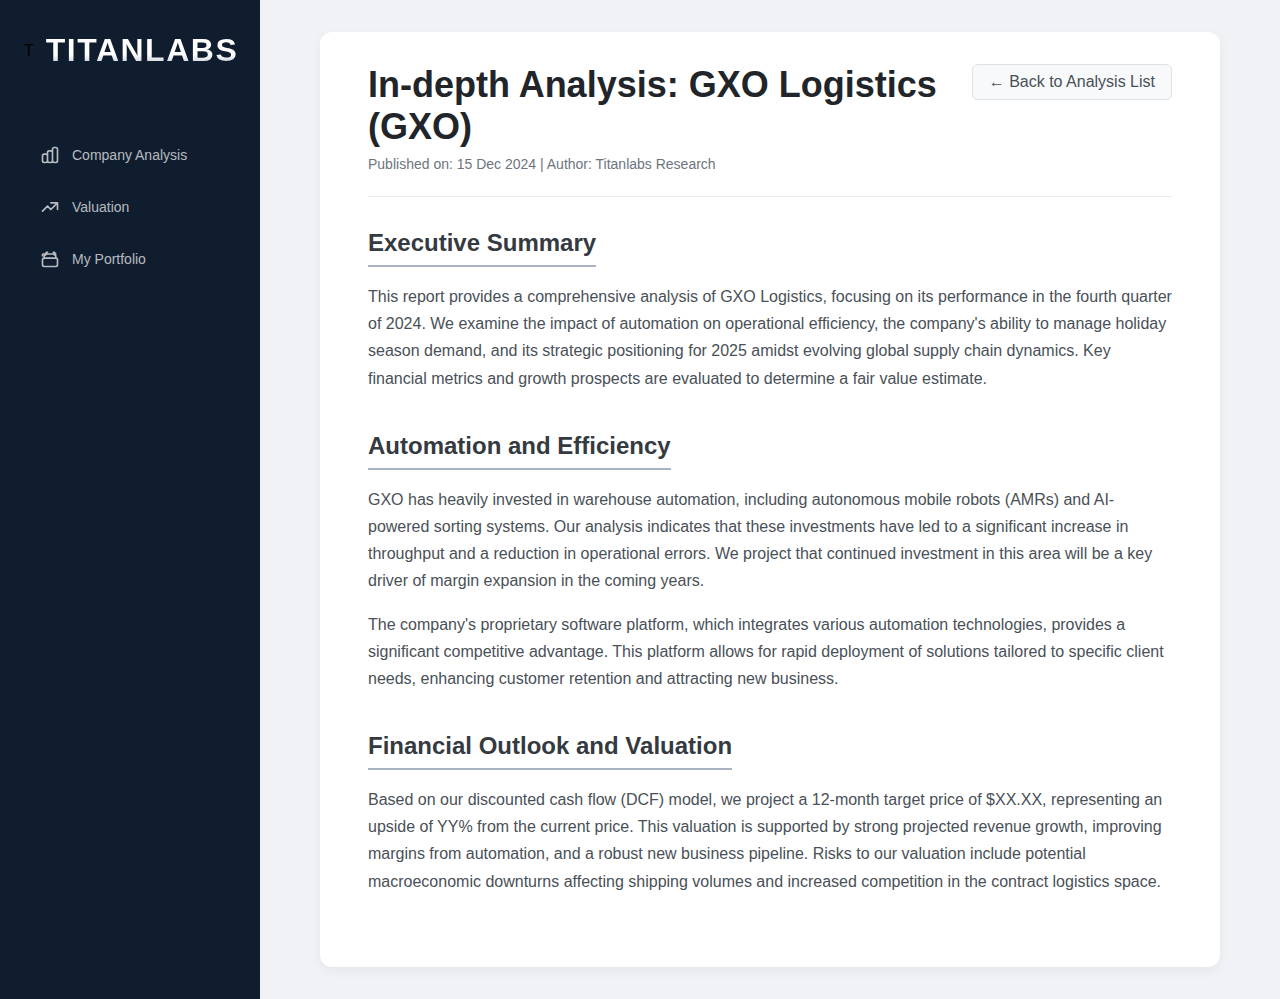
<file: stocks/cwan.html>
<!DOCTYPE html>
<html lang="en">
<head>
    <meta charset="UTF-8">
    <meta name="viewport" content="width=device-width, initial-scale=1.0">
    <title>GXO Analysis - Titanlabs</title>
    <meta name="description" content="Detailed analysis of GXO Logistics (GXO)." />
    <link rel="stylesheet" href="../styles.css">
</head>
<body>
    <div class="app-container">
        <aside class="sidebar">
            <div class="sidebar-logo">
                <div class="logo-circle">T</div>
                <span class="logo-text">Titanlabs</span>
            </div>
            
            <nav class="sidebar-nav">
                <a href="../index.html" class="nav-item">
                    <svg class="nav-icon" fill="none" stroke="currentColor" viewBox="0 0 24 24"><path stroke-linecap="round" stroke-linejoin="round" stroke-width="2" d="M9 19v-6a2 2 0 00-2-2H5a2 2 0 00-2 2v6a2 2 0 002 2h2a2 2 0 002-2zm0 0V9a2 2 0 012-2h2a2 2 0 012 2v10m-6 0a2 2 0 002 2h2a2 2 0 002-2m0 0V5a2 2 0 012-2h2a2 2 0 012 2v14a2 2 0 01-2 2h-2a2 2 0 01-2-2z"/></svg>
                    <span class="nav-label">Company Analysis</span>
                </a>
                
                <a href="#" class="nav-item">
                    <svg class="nav-icon" fill="none" stroke="currentColor" viewBox="0 0 24 24"><path stroke-linecap="round" stroke-linejoin="round" stroke-width="2" d="M13 7h8m0 0v8m0-8l-8 8-4-4-6 6"/></svg>
                    <span class="nav-label">Valuation</span>
                </a>
                
                <a href="#" class="nav-item">
                    <svg class="nav-icon" fill="none" stroke="currentColor" viewBox="0 0 24 24"><path stroke-linecap="round" stroke-linejoin="round" stroke-width="2" d="M19 11H5m14 0a2 2 0 012 2v6a2 2 0 01-2 2H5a2 2 0 01-2-2v-6a2 2 0 012-2m14 0V9a2 2 0 00-2-2M5 11V9a2 2 0 012-2m0 0V5a2 2 0 011-1h1m-1 1v1m0 0H4a1 1 0 00-1 1v1m2-2h14m-1 0V5a2 2 0 00-1-1h-1m1 1v1"/></svg>
                    <span class="nav-label">My Portfolio</span>
                </a>
            </nav>
        </aside>

        <main class="main-content">
            <div class="analysis-detail-container">
                <header class="analysis-detail-header">
                    <div class="header-content">
                        <h1 class="detail-title">In-depth Analysis: GXO Logistics (GXO)</h1>
                        <p class="detail-meta">Published on: 15 Dec 2024 | Author: Titanlabs Research</p>
                    </div>
                    <a href="../index.html" class="back-button">← Back to Analysis List</a>
                </header>

                <article class="detail-content">
                    <section class="detail-section">
                        <h3>Executive Summary</h3>
                        <p>This report provides a comprehensive analysis of GXO Logistics, focusing on its performance in the fourth quarter of 2024. We examine the impact of automation on operational efficiency, the company's ability to manage holiday season demand, and its strategic positioning for 2025 amidst evolving global supply chain dynamics. Key financial metrics and growth prospects are evaluated to determine a fair value estimate.</p>
                    </section>

                    <section class="detail-section">
                        <h3>Automation and Efficiency</h3>
                        <p>GXO has heavily invested in warehouse automation, including autonomous mobile robots (AMRs) and AI-powered sorting systems. Our analysis indicates that these investments have led to a significant increase in throughput and a reduction in operational errors. We project that continued investment in this area will be a key driver of margin expansion in the coming years.</p>
                        <p>The company's proprietary software platform, which integrates various automation technologies, provides a significant competitive advantage. This platform allows for rapid deployment of solutions tailored to specific client needs, enhancing customer retention and attracting new business.</p>
                    </section>
                    
                    <section class="detail-section">
                        <h3>Financial Outlook and Valuation</h3>
                        <p>Based on our discounted cash flow (DCF) model, we project a 12-month target price of $XX.XX, representing an upside of YY% from the current price. This valuation is supported by strong projected revenue growth, improving margins from automation, and a robust new business pipeline. Risks to our valuation include potential macroeconomic downturns affecting shipping volumes and increased competition in the contract logistics space.</p>
                    </section>
                </article>
            </div>
        </main>
    </div>
</body>
</html>
</file>
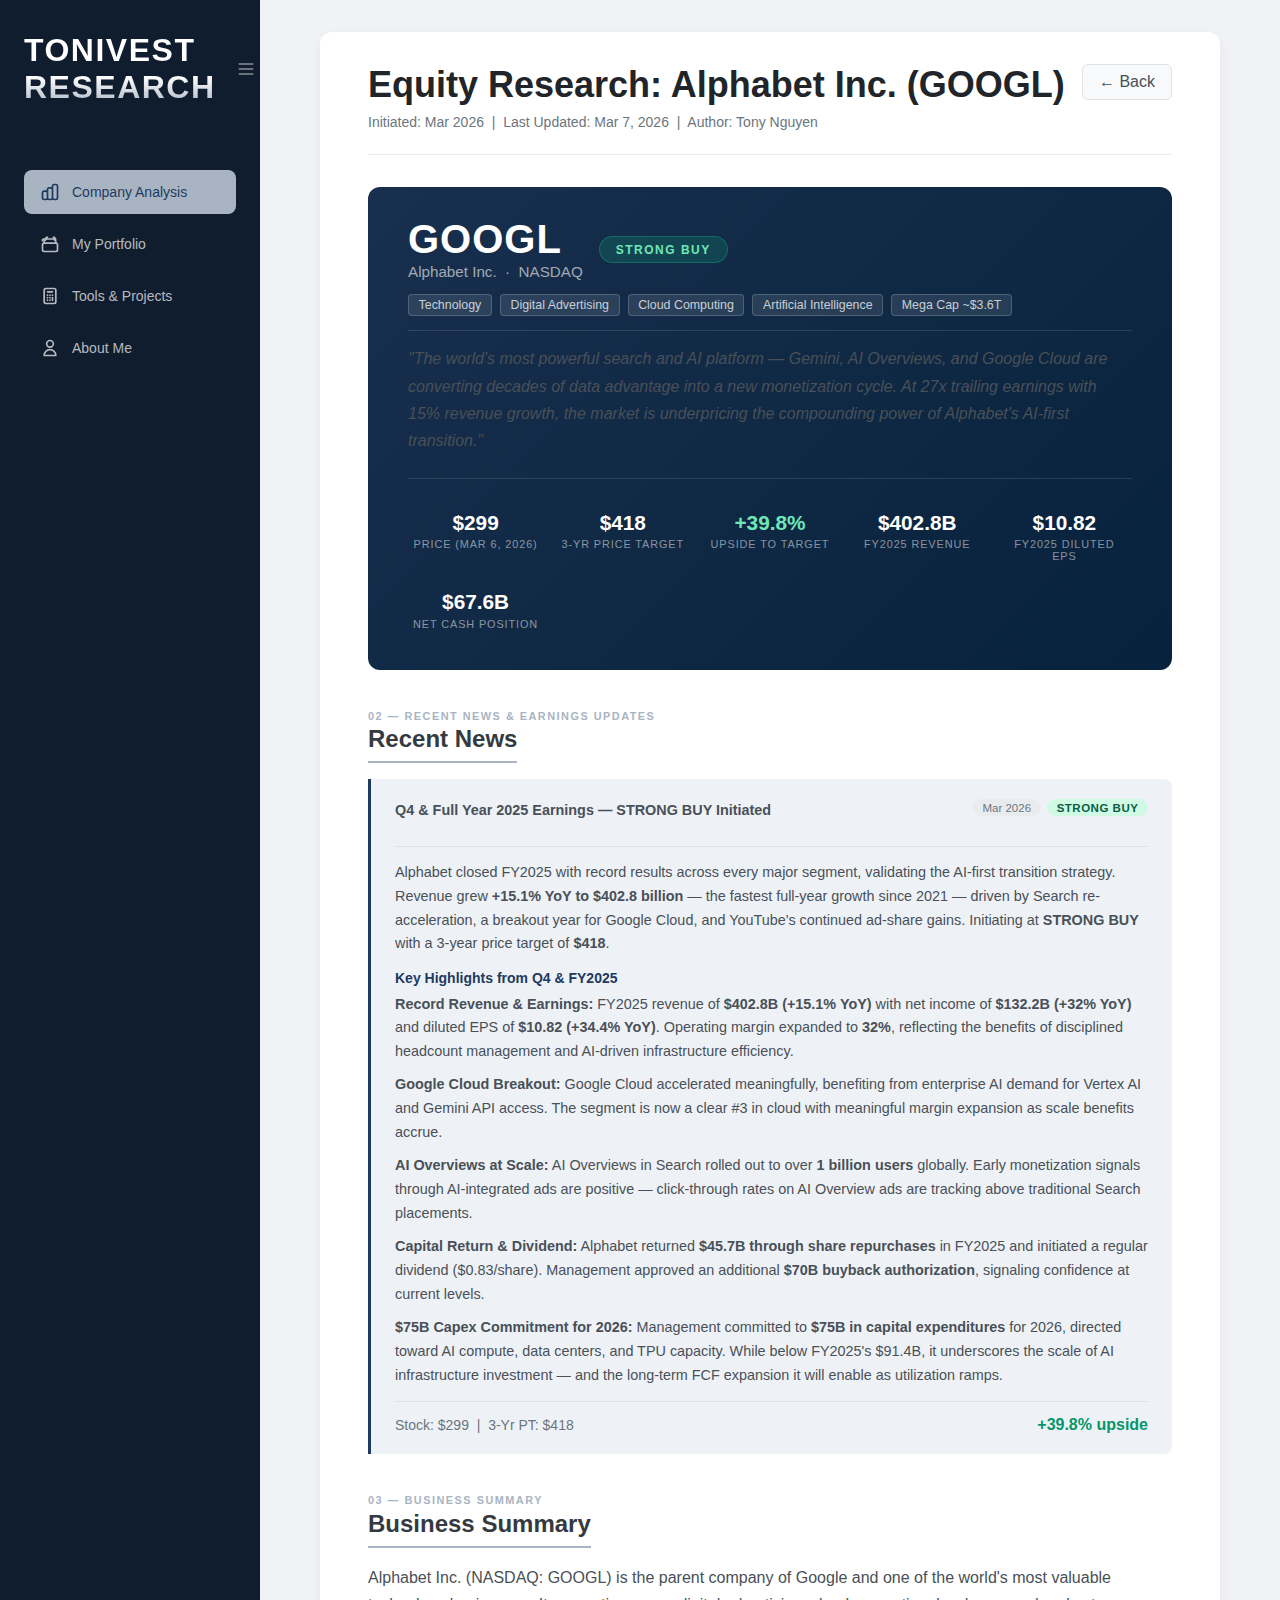
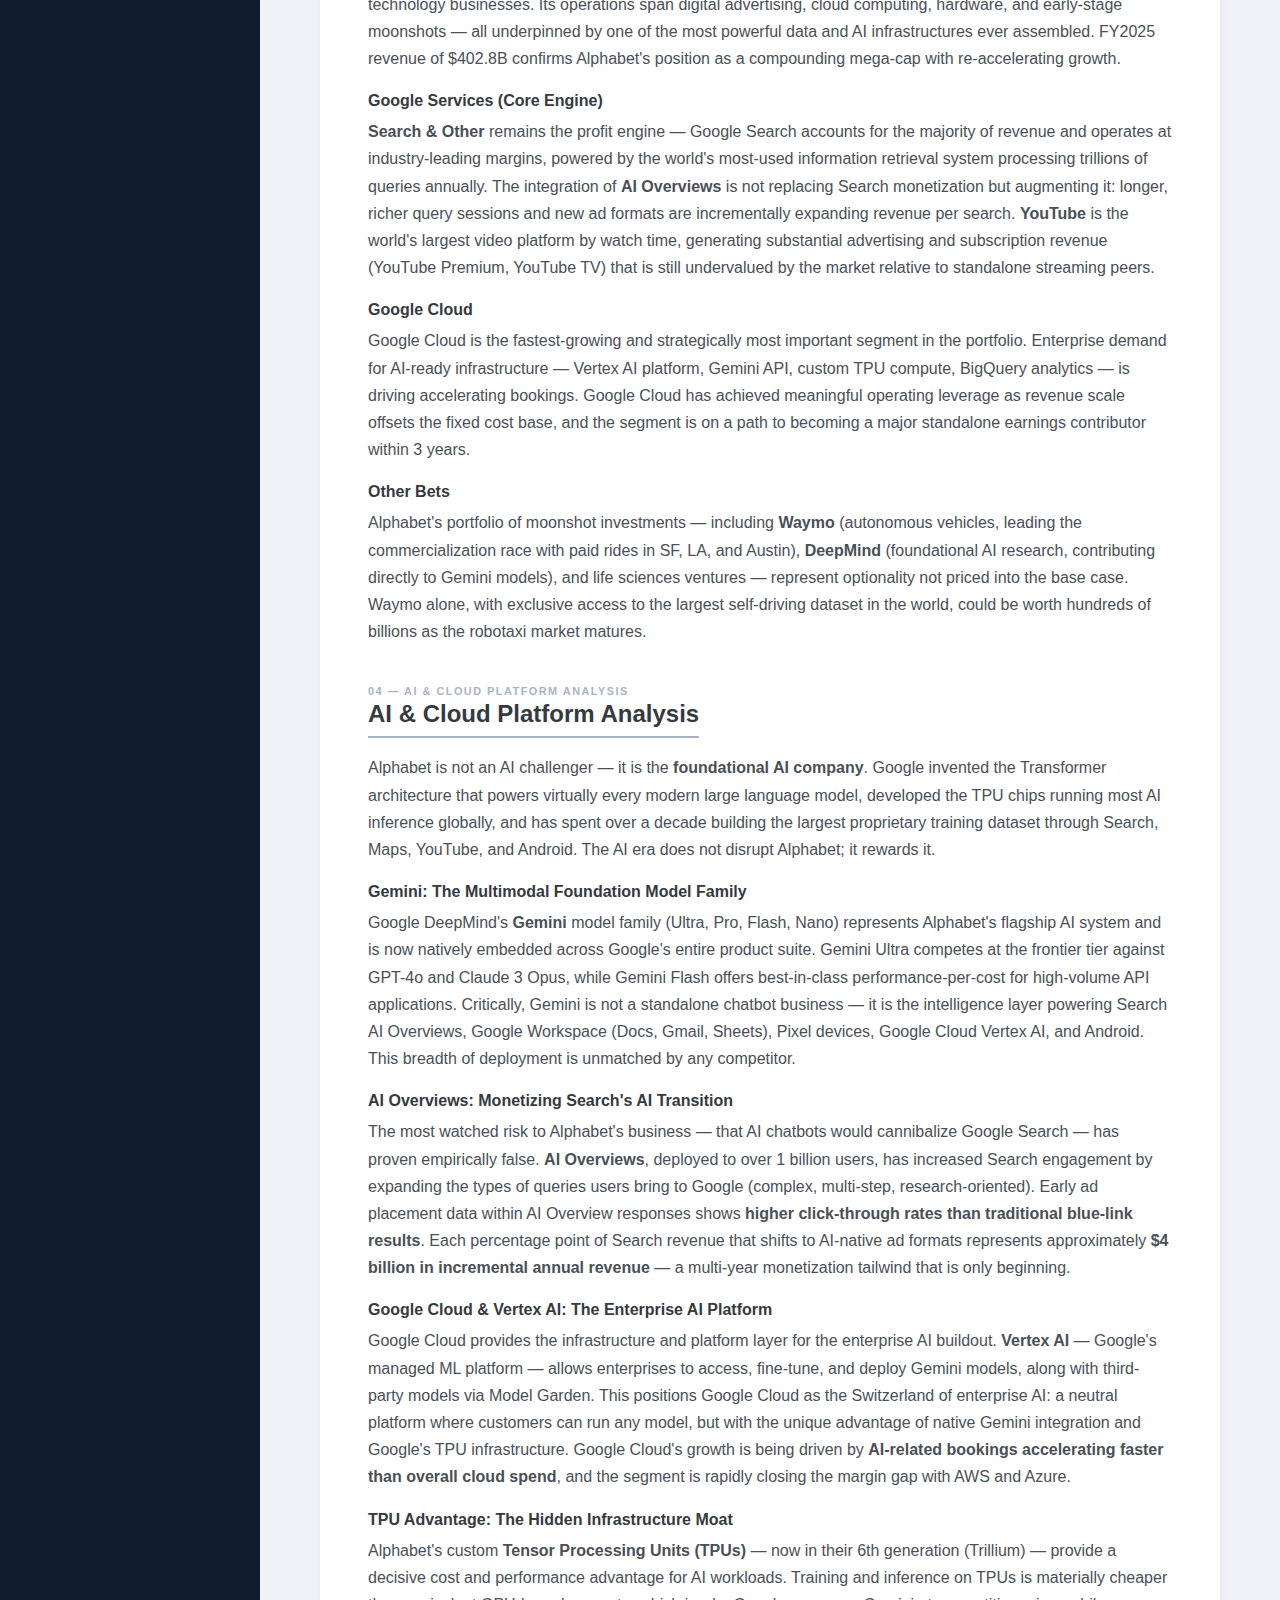
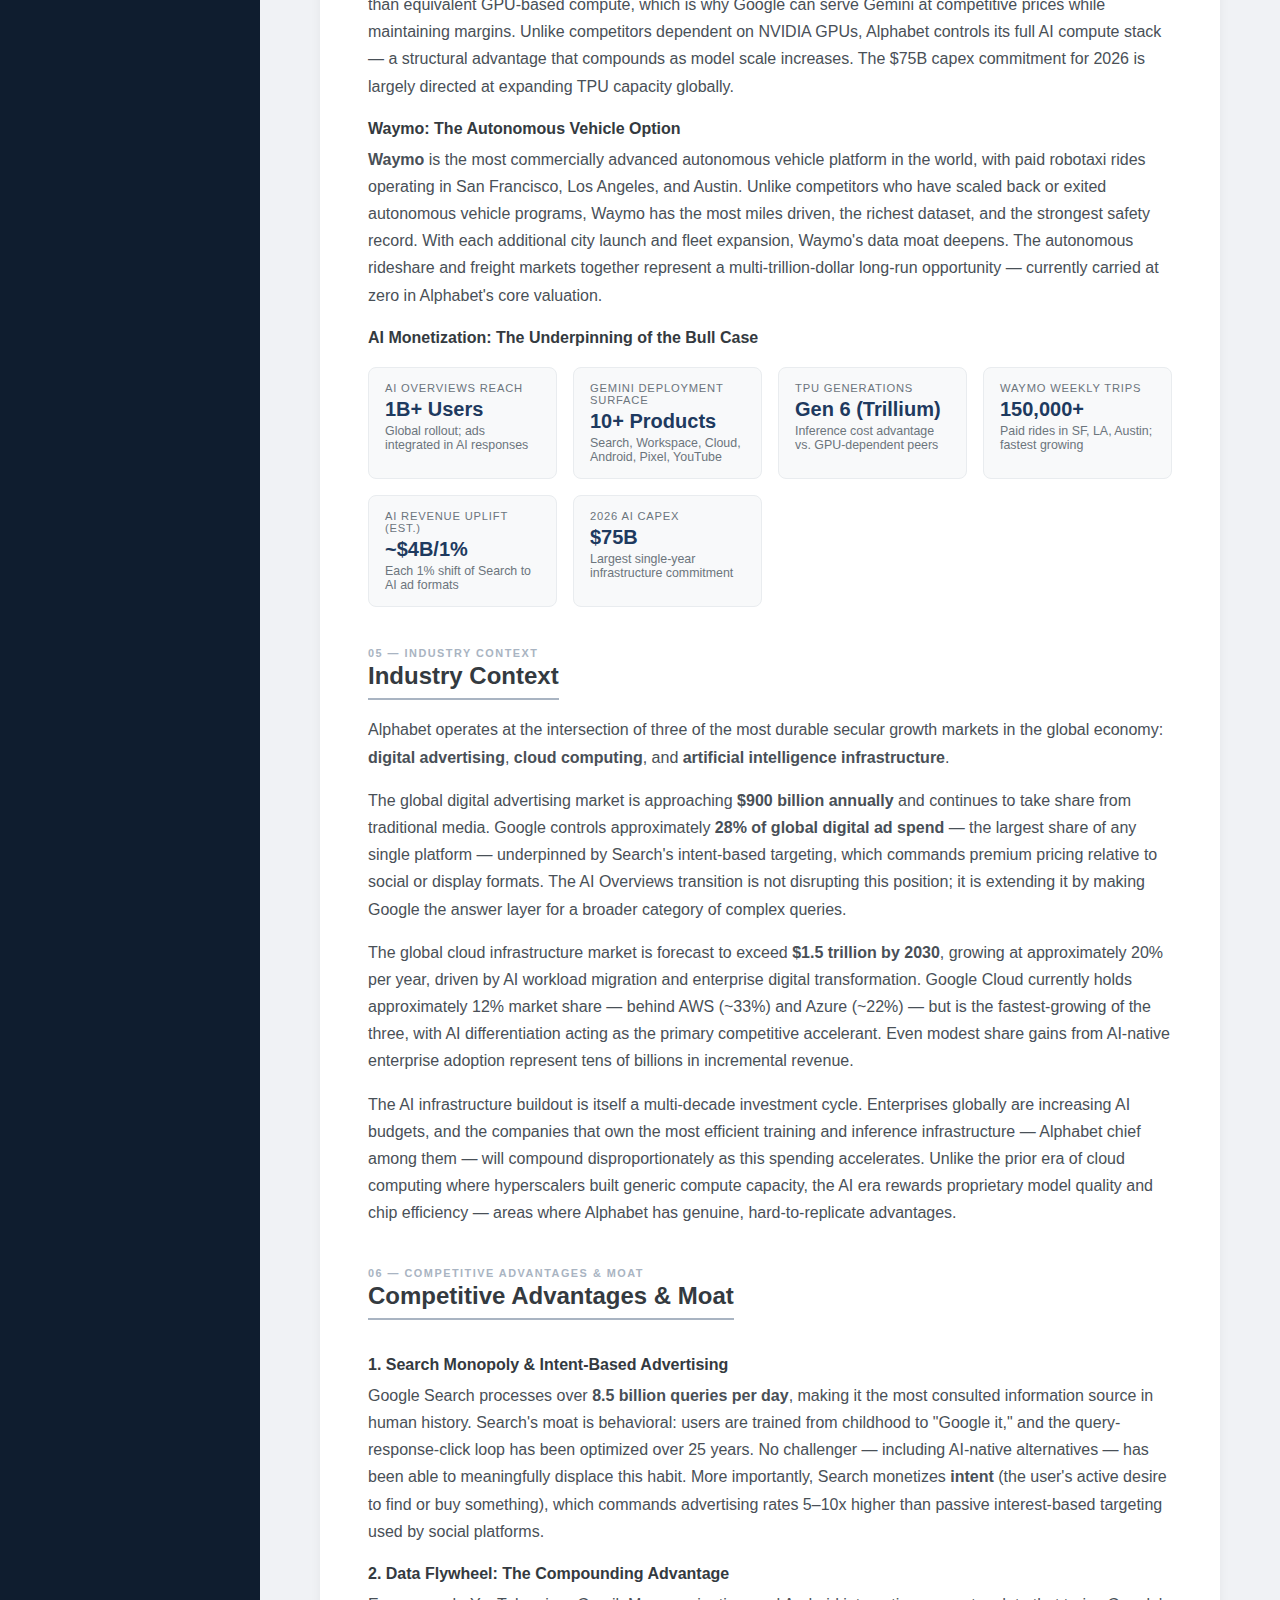
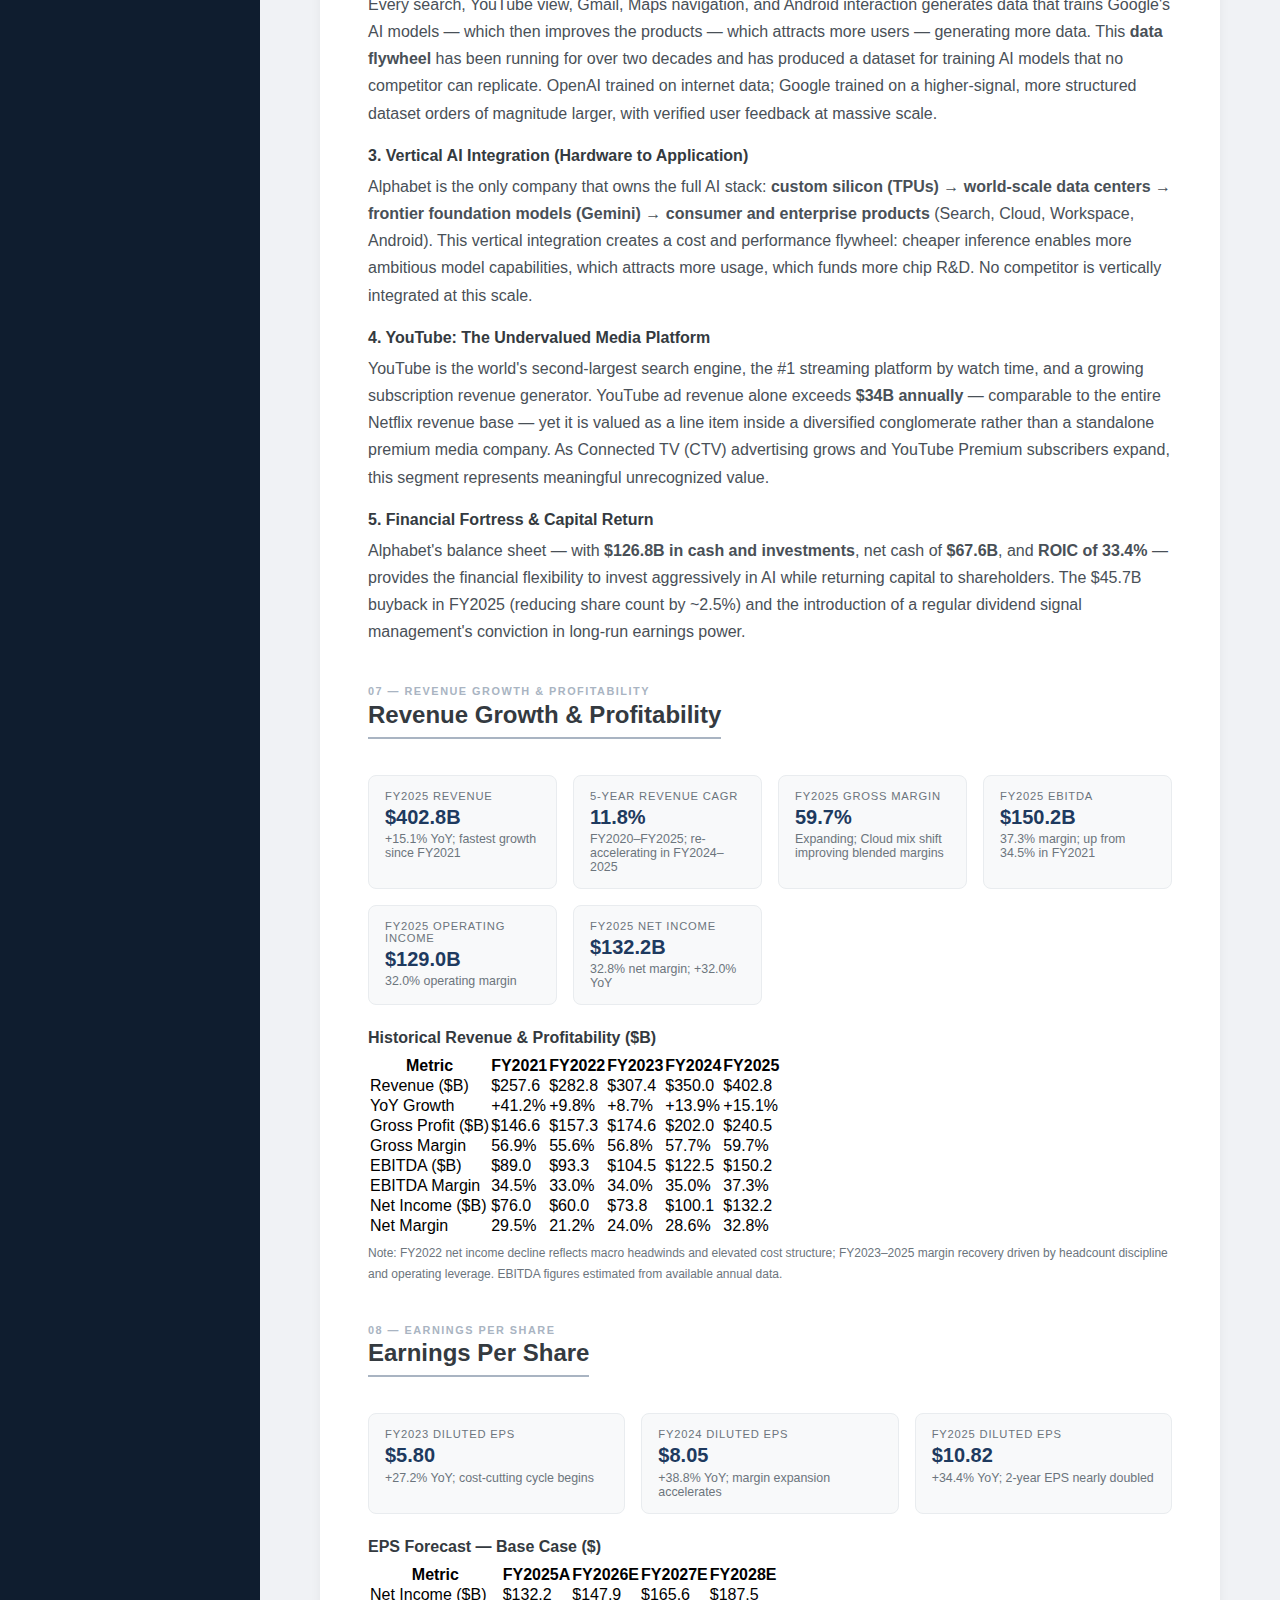
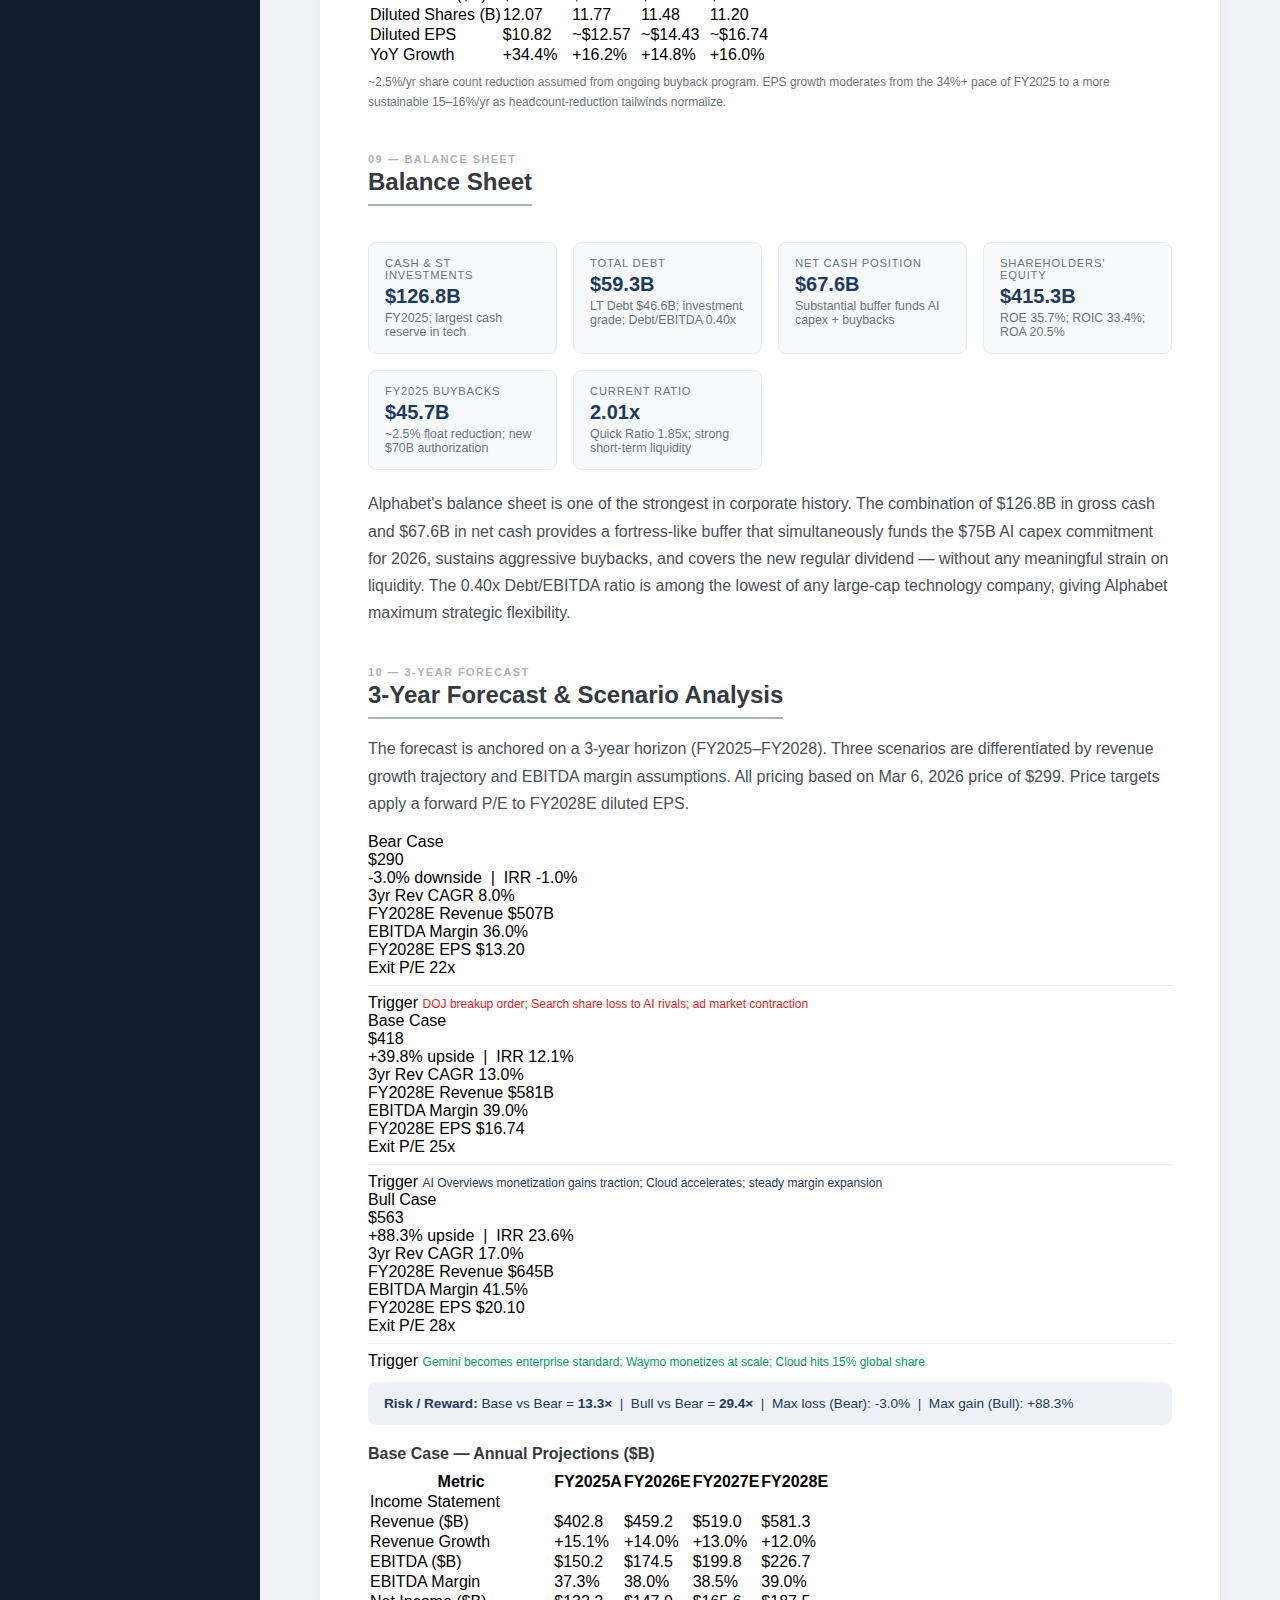
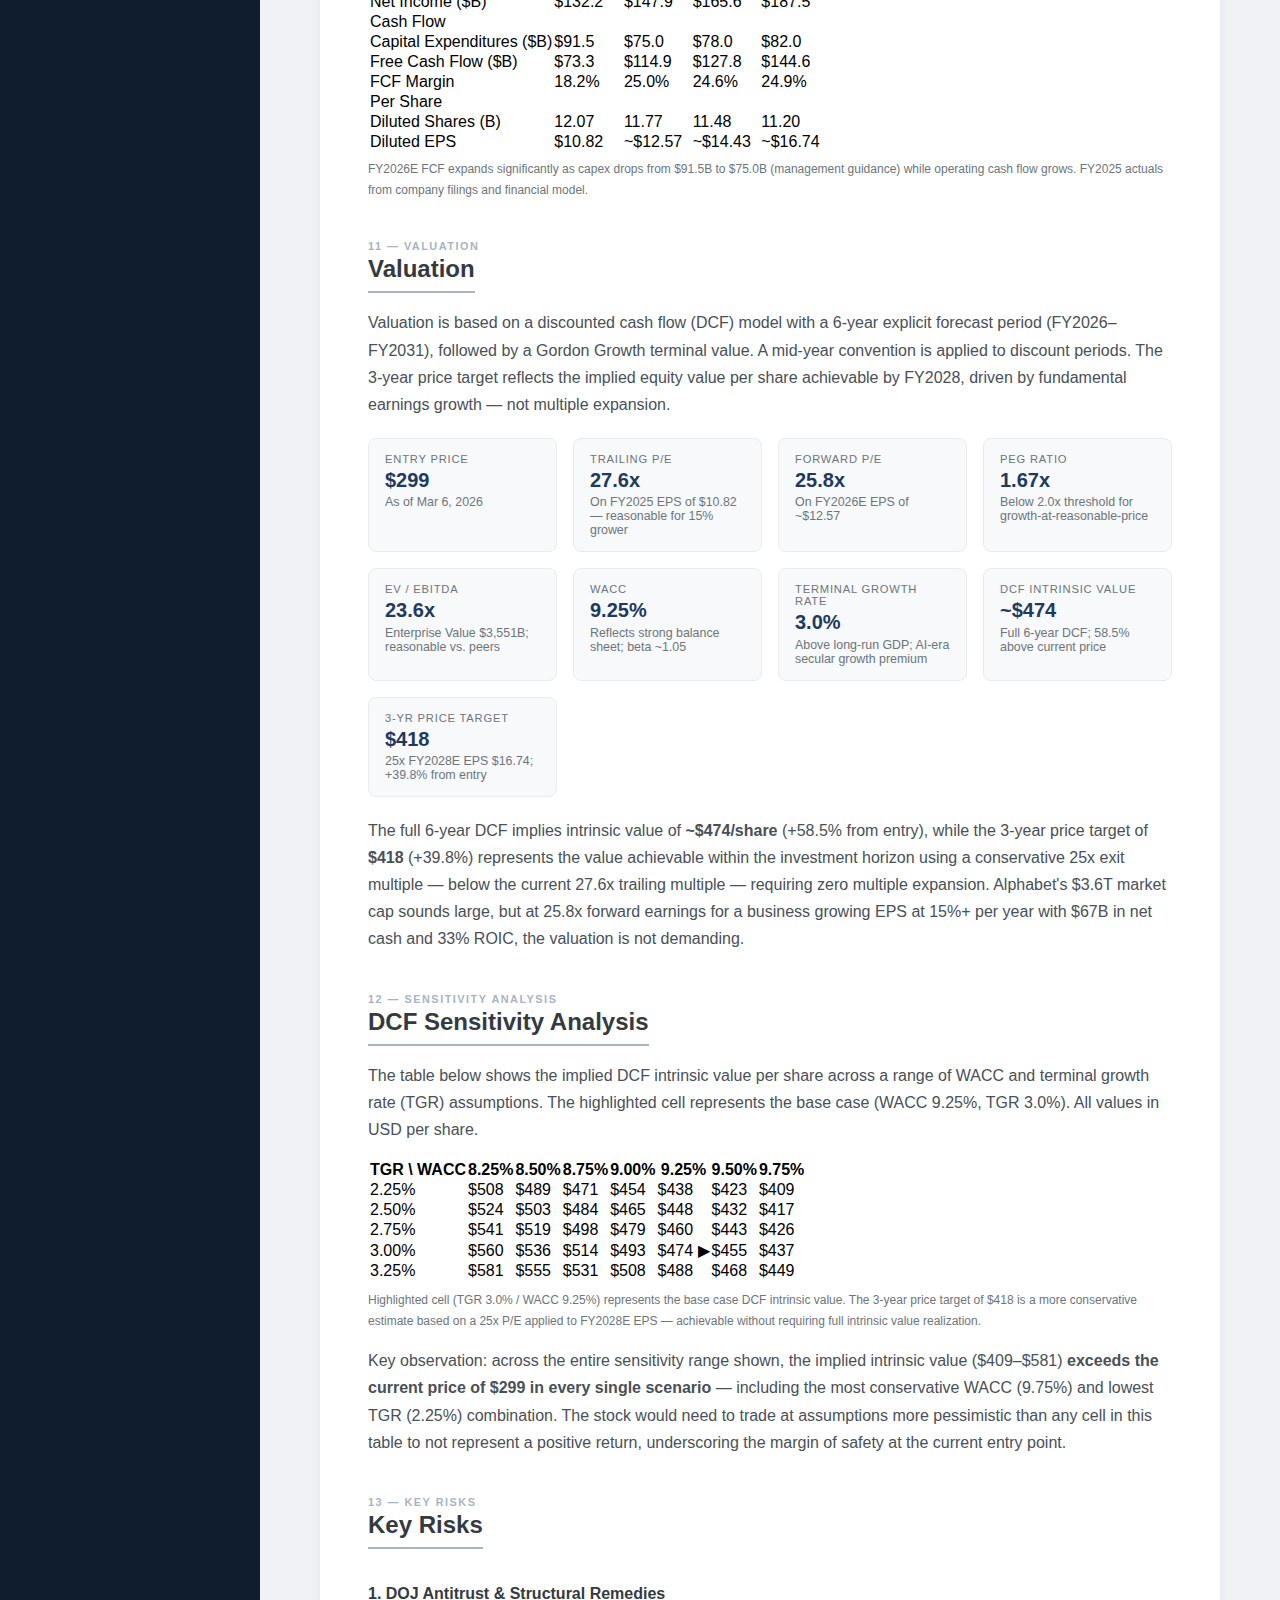
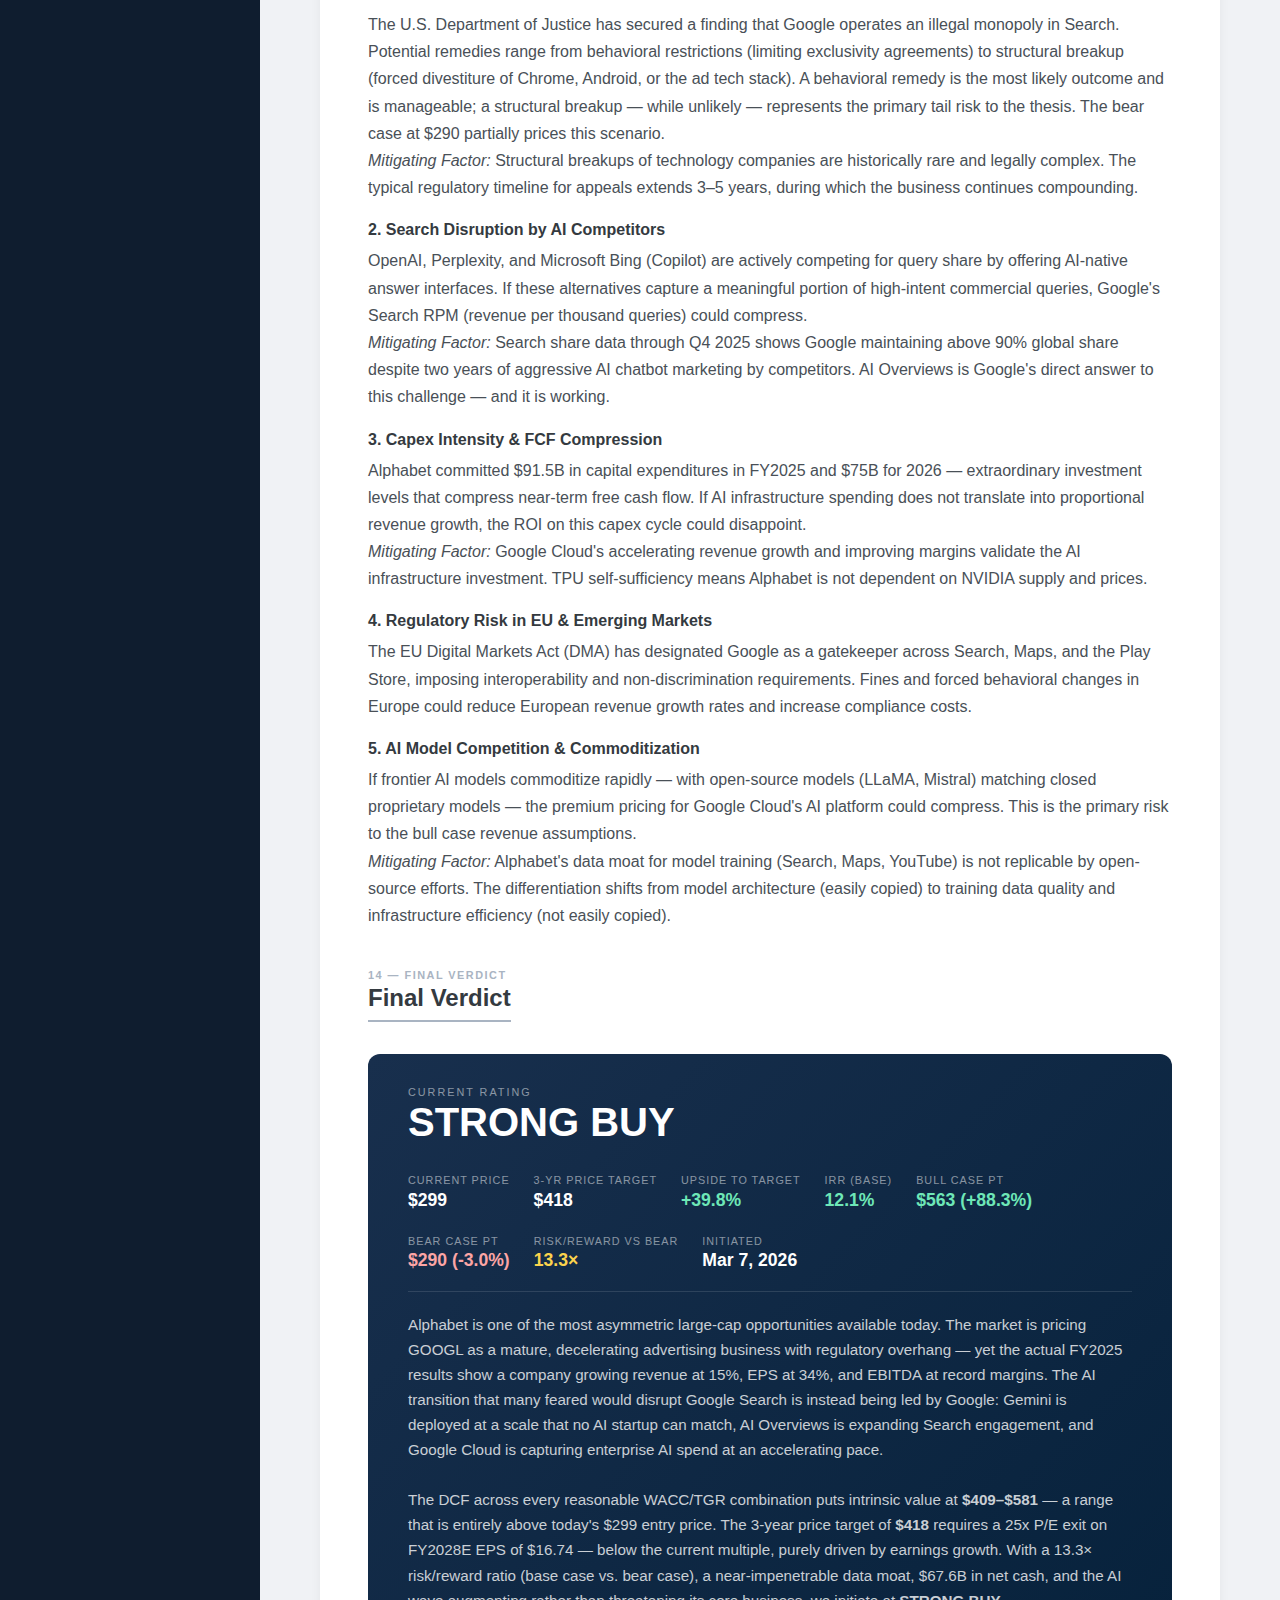
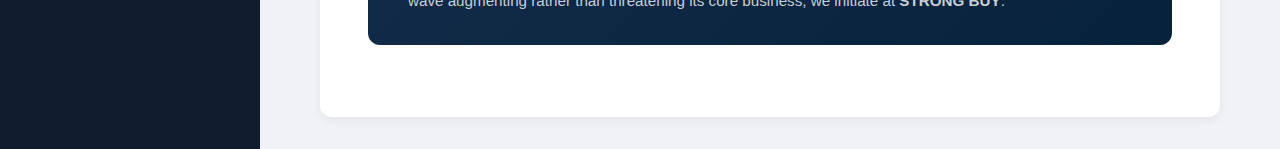
<file: stocks/googl.html>
<!DOCTYPE html>
<html lang="en">
<head>
    <meta charset="UTF-8">
    <meta name="viewport" content="width=device-width, initial-scale=1.0">
    <title>GOOGL Analysis - Tonivest Research</title>
    <meta name="description" content="In-depth equity research on Alphabet Inc. (GOOGL) including DCF valuation, AI platform analysis, and scenario forecasting." />
    <meta name="author" content="Tonivest Research" />
    <meta name="keywords" content="company analysis, stocks, investment, GOOGL, Alphabet, Google, Gemini, AI, Google Cloud, YouTube" />
    <meta property="og:title" content="GOOGL Analysis - Tonivest Research" />
    <meta property="og:description" content="In-depth equity research on Alphabet Inc. (GOOGL)." />
    <meta property="og:type" content="website" />
    <link rel="icon" href="../assets/logo-nav.png" type="image/png">
    <link rel="stylesheet" href="../styles.css">
</head>
<body>
    <div class="app-container">
        <aside class="sidebar">
            <div class="sidebar-logo">
                <span class="logo-text">Tonivest Research</span>
                <button id="sidebar-toggle" class="sidebar-toggle" aria-label="Toggle Sidebar">
                    <svg width="20" height="20" fill="none" stroke="currentColor" viewBox="0 0 24 24"><path stroke-linecap="round" stroke-linejoin="round" stroke-width="2" d="M4 6h16M4 12h16M4 18h16"/></svg>
                </button>
            </div>
            <nav class="sidebar-nav">
                <a href="../index.html" class="nav-item active">
                    <svg class="nav-icon" fill="none" stroke="currentColor" viewBox="0 0 24 24"><path stroke-linecap="round" stroke-linejoin="round" stroke-width="2" d="M9 19v-6a2 2 0 00-2-2H5a2 2 0 00-2 2v6a2 2 0 002 2h2a2 2 0 002-2zm0 0V9a2 2 0 012-2h2a2 2 0 012 2v10m-6 0a2 2 0 002 2h2a2 2 0 002-2m0 0V5a2 2 0 012-2h2a2 2 0 012 2v14a2 2 0 01-2 2h-2a2 2 0 01-2-2z"/></svg>
                    <span class="nav-label">Company Analysis</span>
                </a>
                <a href="../port.html" class="nav-item">
                    <svg class="nav-icon" fill="none" stroke="currentColor" viewBox="0 0 24 24"><path stroke-linecap="round" stroke-linejoin="round" stroke-width="2" d="M19 11H5m14 0a2 2 0 012 2v6a2 2 0 01-2 2H5a2 2 0 01-2-2v-6a2 2 0 012-2m14 0V9a2 2 0 00-2-2M5 11V9a2 2 0 012-2m0 0V5a2 2 0 011-1h1m-1 1v1m0 0H4a1 1 0 00-1 1v1m2-2h14m-1 0V5a2 2 0 00-1-1h-1m1 1v1"/></svg>
                    <span class="nav-label">My Portfolio</span>
                </a>
                <a href="../tools.html" class="nav-item">
                    <svg class="nav-icon" fill="none" stroke="currentColor" viewBox="0 0 24 24"><path stroke-linecap="round" stroke-linejoin="round" stroke-width="2" d="M9 7h6m0 10v-3m-3 3h.01M9 17h.01M9 14h.01M12 14h.01M15 11h.01M12 11h.01M9 11h.01M7 21h10a2 2 0 002-2V5a2 2 0 00-2-2H7a2 2 0 00-2 2v14a2 2 0 002 2z"/></svg>
                    <span class="nav-label">Tools &amp; Projects</span>
                </a>
                <a href="../about.html" class="nav-item">
                    <svg class="nav-icon" fill="none" stroke="currentColor" viewBox="0 0 24 24"><path stroke-linecap="round" stroke-linejoin="round" stroke-width="2" d="M16 7a4 4 0 11-8 0 4 4 0 018 0zM12 14a7 7 0 00-7 7h14a7 7 0 00-7-7z"/></svg>
                    <span class="nav-label">About Me</span>
                </a>
            </nav>
        </aside>

        <main class="main-content">
            <div class="analysis-detail-container">
                <header class="analysis-detail-header">
                    <div class="header-content">
                        <h1 class="detail-title">Equity Research: Alphabet Inc. (GOOGL)</h1>
                        <p class="detail-meta">Initiated: Mar 2026 &nbsp;|&nbsp; Last Updated: Mar 7, 2026 &nbsp;|&nbsp; Author: Tony Nguyen</p>
                    </div>
                    <a href="../index.html" class="back-button">&#8592; Back</a>
                </header>

                <article class="detail-content">

                    <!-- ═══════════════════════════════════════════
                         01 — OVERVIEW CARD
                    ═══════════════════════════════════════════ -->
                    <div class="stock-overview-card">
                        <div class="stock-ticker-row">
                            <div>
                                <div class="stock-ticker">GOOGL</div>
                                <div class="stock-company-name">Alphabet Inc. &nbsp;·&nbsp; NASDAQ</div>
                            </div>
                            <span class="verdict-badge verdict-buy">STRONG BUY</span>
                        </div>
                        <div class="info-tags">
                            <span class="info-tag">Technology</span>
                            <span class="info-tag">Digital Advertising</span>
                            <span class="info-tag">Cloud Computing</span>
                            <span class="info-tag">Artificial Intelligence</span>
                            <span class="info-tag">Mega Cap ~$3.6T</span>
                        </div>
                        <p class="stock-thesis">
                            "The world's most powerful search and AI platform — Gemini, AI Overviews, and Google Cloud are converting decades of data advantage into a new monetization cycle. At 27x trailing earnings with 15% revenue growth, the market is underpricing the compounding power of Alphabet's AI-first transition."
                        </p>
                        <div class="quick-stats-grid">
                            <div class="quick-stat">
                                <span class="quick-stat-value">$299</span>
                                <span class="quick-stat-label">Price (Mar 6, 2026)</span>
                            </div>
                            <div class="quick-stat">
                                <span class="quick-stat-value">$418</span>
                                <span class="quick-stat-label">3-Yr Price Target</span>
                            </div>
                            <div class="quick-stat">
                                <span class="quick-stat-value qs-positive">+39.8%</span>
                                <span class="quick-stat-label">Upside to Target</span>
                            </div>
                            <div class="quick-stat">
                                <span class="quick-stat-value">$402.8B</span>
                                <span class="quick-stat-label">FY2025 Revenue</span>
                            </div>
                            <div class="quick-stat">
                                <span class="quick-stat-value">$10.82</span>
                                <span class="quick-stat-label">FY2025 Diluted EPS</span>
                            </div>
                            <div class="quick-stat">
                                <span class="quick-stat-value">$67.6B</span>
                                <span class="quick-stat-label">Net Cash Position</span>
                            </div>
                        </div>
                    </div>

                    <!-- ═══════════════════════════════════════════
                         02 — RECENT NEWS & EARNINGS UPDATES
                    ═══════════════════════════════════════════ -->
                    <section class="detail-section">
                        <span class="section-label">02 — Recent News &amp; Earnings Updates</span>
                        <h3>Recent News</h3>

                        <div class="update-timeline">

                            <!-- Q4 & FY2025 — Latest -->
                            <div class="update-card latest-update">
                                <div class="update-card-header">
                                    <p class="update-card-title">Q4 &amp; Full Year 2025 Earnings — STRONG BUY Initiated</p>
                                    <div class="update-card-meta">
                                        <span class="update-date-pill">Mar 2026</span>
                                        <span class="rating-pill rating-buy">STRONG BUY</span>
                                    </div>
                                </div>
                                <p>Alphabet closed FY2025 with record results across every major segment, validating the AI-first transition strategy. Revenue grew <strong>+15.1% YoY to $402.8 billion</strong> — the fastest full-year growth since 2021 — driven by Search re-acceleration, a breakout year for Google Cloud, and YouTube's continued ad-share gains. Initiating at <strong>STRONG BUY</strong> with a 3-year price target of <strong>$418</strong>.</p>

                                <h4>Key Highlights from Q4 &amp; FY2025</h4>
                                <p><strong>Record Revenue &amp; Earnings:</strong> FY2025 revenue of <strong>$402.8B (+15.1% YoY)</strong> with net income of <strong>$132.2B (+32% YoY)</strong> and diluted EPS of <strong>$10.82 (+34.4% YoY)</strong>. Operating margin expanded to <strong>32%</strong>, reflecting the benefits of disciplined headcount management and AI-driven infrastructure efficiency.</p>
                                <p><strong>Google Cloud Breakout:</strong> Google Cloud accelerated meaningfully, benefiting from enterprise AI demand for Vertex AI and Gemini API access. The segment is now a clear #3 in cloud with meaningful margin expansion as scale benefits accrue.</p>
                                <p><strong>AI Overviews at Scale:</strong> AI Overviews in Search rolled out to over <strong>1 billion users</strong> globally. Early monetization signals through AI-integrated ads are positive — click-through rates on AI Overview ads are tracking above traditional Search placements.</p>
                                <p><strong>Capital Return &amp; Dividend:</strong> Alphabet returned <strong>$45.7B through share repurchases</strong> in FY2025 and initiated a regular dividend ($0.83/share). Management approved an additional <strong>$70B buyback authorization</strong>, signaling confidence at current levels.</p>
                                <p><strong>$75B Capex Commitment for 2026:</strong> Management committed to <strong>$75B in capital expenditures</strong> for 2026, directed toward AI compute, data centers, and TPU capacity. While below FY2025's $91.4B, it underscores the scale of AI infrastructure investment — and the long-term FCF expansion it will enable as utilization ramps.</p>

                                <div class="update-upside-row">
                                    <span>Stock: $299 &nbsp;|&nbsp; 3-Yr PT: $418</span>
                                    <span class="upside-value positive">+39.8% upside</span>
                                </div>
                            </div>

                        </div>
                    </section>

                    <!-- ═══════════════════════════════════════════
                         03 — BUSINESS SUMMARY
                    ═══════════════════════════════════════════ -->
                    <section class="detail-section">
                        <span class="section-label">03 — Business Summary</span>
                        <h3>Business Summary</h3>
                        <p>Alphabet Inc. (NASDAQ: GOOGL) is the parent company of Google and one of the world's most valuable technology businesses. Its operations span digital advertising, cloud computing, hardware, and early-stage moonshots — all underpinned by one of the most powerful data and AI infrastructures ever assembled. FY2025 revenue of $402.8B confirms Alphabet's position as a compounding mega-cap with re-accelerating growth.</p>

                        <h4>Google Services (Core Engine)</h4>
                        <p><strong>Search &amp; Other</strong> remains the profit engine — Google Search accounts for the majority of revenue and operates at industry-leading margins, powered by the world's most-used information retrieval system processing trillions of queries annually. The integration of <strong>AI Overviews</strong> is not replacing Search monetization but augmenting it: longer, richer query sessions and new ad formats are incrementally expanding revenue per search. <strong>YouTube</strong> is the world's largest video platform by watch time, generating substantial advertising and subscription revenue (YouTube Premium, YouTube TV) that is still undervalued by the market relative to standalone streaming peers.</p>

                        <h4>Google Cloud</h4>
                        <p>Google Cloud is the fastest-growing and strategically most important segment in the portfolio. Enterprise demand for AI-ready infrastructure — Vertex AI platform, Gemini API, custom TPU compute, BigQuery analytics — is driving accelerating bookings. Google Cloud has achieved meaningful operating leverage as revenue scale offsets the fixed cost base, and the segment is on a path to becoming a major standalone earnings contributor within 3 years.</p>

                        <h4>Other Bets</h4>
                        <p>Alphabet's portfolio of moonshot investments — including <strong>Waymo</strong> (autonomous vehicles, leading the commercialization race with paid rides in SF, LA, and Austin), <strong>DeepMind</strong> (foundational AI research, contributing directly to Gemini models), and life sciences ventures — represent optionality not priced into the base case. Waymo alone, with exclusive access to the largest self-driving dataset in the world, could be worth hundreds of billions as the robotaxi market matures.</p>
                    </section>

                    <!-- ═══════════════════════════════════════════
                         04 — AI & CLOUD PLATFORM ANALYSIS
                    ═══════════════════════════════════════════ -->
                    <section class="detail-section">
                        <span class="section-label">04 — AI &amp; Cloud Platform Analysis</span>
                        <h3>AI &amp; Cloud Platform Analysis</h3>
                        <p>Alphabet is not an AI challenger — it is the <strong>foundational AI company</strong>. Google invented the Transformer architecture that powers virtually every modern large language model, developed the TPU chips running most AI inference globally, and has spent over a decade building the largest proprietary training dataset through Search, Maps, YouTube, and Android. The AI era does not disrupt Alphabet; it rewards it.</p>

                        <h4>Gemini: The Multimodal Foundation Model Family</h4>
                        <p>Google DeepMind's <strong>Gemini</strong> model family (Ultra, Pro, Flash, Nano) represents Alphabet's flagship AI system and is now natively embedded across Google's entire product suite. Gemini Ultra competes at the frontier tier against GPT-4o and Claude 3 Opus, while Gemini Flash offers best-in-class performance-per-cost for high-volume API applications. Critically, Gemini is not a standalone chatbot business — it is the intelligence layer powering Search AI Overviews, Google Workspace (Docs, Gmail, Sheets), Pixel devices, Google Cloud Vertex AI, and Android. This breadth of deployment is unmatched by any competitor.</p>

                        <h4>AI Overviews: Monetizing Search's AI Transition</h4>
                        <p>The most watched risk to Alphabet's business — that AI chatbots would cannibalize Google Search — has proven empirically false. <strong>AI Overviews</strong>, deployed to over 1 billion users, has increased Search engagement by expanding the types of queries users bring to Google (complex, multi-step, research-oriented). Early ad placement data within AI Overview responses shows <strong>higher click-through rates than traditional blue-link results</strong>. Each percentage point of Search revenue that shifts to AI-native ad formats represents approximately <strong>$4 billion in incremental annual revenue</strong> — a multi-year monetization tailwind that is only beginning.</p>

                        <h4>Google Cloud &amp; Vertex AI: The Enterprise AI Platform</h4>
                        <p>Google Cloud provides the infrastructure and platform layer for the enterprise AI buildout. <strong>Vertex AI</strong> — Google's managed ML platform — allows enterprises to access, fine-tune, and deploy Gemini models, along with third-party models via Model Garden. This positions Google Cloud as the Switzerland of enterprise AI: a neutral platform where customers can run any model, but with the unique advantage of native Gemini integration and Google's TPU infrastructure. Google Cloud's growth is being driven by <strong>AI-related bookings accelerating faster than overall cloud spend</strong>, and the segment is rapidly closing the margin gap with AWS and Azure.</p>

                        <h4>TPU Advantage: The Hidden Infrastructure Moat</h4>
                        <p>Alphabet's custom <strong>Tensor Processing Units (TPUs)</strong> — now in their 6th generation (Trillium) — provide a decisive cost and performance advantage for AI workloads. Training and inference on TPUs is materially cheaper than equivalent GPU-based compute, which is why Google can serve Gemini at competitive prices while maintaining margins. Unlike competitors dependent on NVIDIA GPUs, Alphabet controls its full AI compute stack — a structural advantage that compounds as model scale increases. The $75B capex commitment for 2026 is largely directed at expanding TPU capacity globally.</p>

                        <h4>Waymo: The Autonomous Vehicle Option</h4>
                        <p><strong>Waymo</strong> is the most commercially advanced autonomous vehicle platform in the world, with paid robotaxi rides operating in San Francisco, Los Angeles, and Austin. Unlike competitors who have scaled back or exited autonomous vehicle programs, Waymo has the most miles driven, the richest dataset, and the strongest safety record. With each additional city launch and fleet expansion, Waymo's data moat deepens. The autonomous rideshare and freight markets together represent a multi-trillion-dollar long-run opportunity — currently carried at zero in Alphabet's core valuation.</p>

                        <h4>AI Monetization: The Underpinning of the Bull Case</h4>
                        <div class="metric-pair-grid">
                            <div class="metric-pair">
                                <div class="mp-label">AI Overviews Reach</div>
                                <div class="mp-value">1B+ Users</div>
                                <div class="mp-context">Global rollout; ads integrated in AI responses</div>
                            </div>
                            <div class="metric-pair">
                                <div class="mp-label">Gemini Deployment Surface</div>
                                <div class="mp-value">10+ Products</div>
                                <div class="mp-context">Search, Workspace, Cloud, Android, Pixel, YouTube</div>
                            </div>
                            <div class="metric-pair">
                                <div class="mp-label">TPU Generations</div>
                                <div class="mp-value">Gen 6 (Trillium)</div>
                                <div class="mp-context">Inference cost advantage vs. GPU-dependent peers</div>
                            </div>
                            <div class="metric-pair">
                                <div class="mp-label">Waymo Weekly Trips</div>
                                <div class="mp-value">150,000+</div>
                                <div class="mp-context">Paid rides in SF, LA, Austin; fastest growing</div>
                            </div>
                            <div class="metric-pair">
                                <div class="mp-label">AI Revenue Uplift (est.)</div>
                                <div class="mp-value">~$4B/1%</div>
                                <div class="mp-context">Each 1% shift of Search to AI ad formats</div>
                            </div>
                            <div class="metric-pair">
                                <div class="mp-label">2026 AI Capex</div>
                                <div class="mp-value">$75B</div>
                                <div class="mp-context">Largest single-year infrastructure commitment</div>
                            </div>
                        </div>
                    </section>

                    <!-- ═══════════════════════════════════════════
                         05 — INDUSTRY CONTEXT
                    ═══════════════════════════════════════════ -->
                    <section class="detail-section">
                        <span class="section-label">05 — Industry Context</span>
                        <h3>Industry Context</h3>
                        <p>Alphabet operates at the intersection of three of the most durable secular growth markets in the global economy: <strong>digital advertising</strong>, <strong>cloud computing</strong>, and <strong>artificial intelligence infrastructure</strong>.</p>
                        <p>The global digital advertising market is approaching <strong>$900 billion annually</strong> and continues to take share from traditional media. Google controls approximately <strong>28% of global digital ad spend</strong> — the largest share of any single platform — underpinned by Search's intent-based targeting, which commands premium pricing relative to social or display formats. The AI Overviews transition is not disrupting this position; it is extending it by making Google the answer layer for a broader category of complex queries.</p>
                        <p>The global cloud infrastructure market is forecast to exceed <strong>$1.5 trillion by 2030</strong>, growing at approximately 20% per year, driven by AI workload migration and enterprise digital transformation. Google Cloud currently holds approximately 12% market share — behind AWS (~33%) and Azure (~22%) — but is the fastest-growing of the three, with AI differentiation acting as the primary competitive accelerant. Even modest share gains from AI-native enterprise adoption represent tens of billions in incremental revenue.</p>
                        <p>The AI infrastructure buildout is itself a multi-decade investment cycle. Enterprises globally are increasing AI budgets, and the companies that own the most efficient training and inference infrastructure — Alphabet chief among them — will compound disproportionately as this spending accelerates. Unlike the prior era of cloud computing where hyperscalers built generic compute capacity, the AI era rewards proprietary model quality and chip efficiency — areas where Alphabet has genuine, hard-to-replicate advantages.</p>
                    </section>

                    <!-- ═══════════════════════════════════════════
                         06 — COMPETITIVE ADVANTAGES / MOAT
                    ═══════════════════════════════════════════ -->
                    <section class="detail-section">
                        <span class="section-label">06 — Competitive Advantages &amp; Moat</span>
                        <h3>Competitive Advantages &amp; Moat</h3>

                        <h4>1. Search Monopoly &amp; Intent-Based Advertising</h4>
                        <p>Google Search processes over <strong>8.5 billion queries per day</strong>, making it the most consulted information source in human history. Search's moat is behavioral: users are trained from childhood to "Google it," and the query-response-click loop has been optimized over 25 years. No challenger — including AI-native alternatives — has been able to meaningfully displace this habit. More importantly, Search monetizes <strong>intent</strong> (the user's active desire to find or buy something), which commands advertising rates 5–10x higher than passive interest-based targeting used by social platforms.</p>

                        <h4>2. Data Flywheel: The Compounding Advantage</h4>
                        <p>Every search, YouTube view, Gmail, Maps navigation, and Android interaction generates data that trains Google's AI models — which then improves the products — which attracts more users — generating more data. This <strong>data flywheel</strong> has been running for over two decades and has produced a dataset for training AI models that no competitor can replicate. OpenAI trained on internet data; Google trained on a higher-signal, more structured dataset orders of magnitude larger, with verified user feedback at massive scale.</p>

                        <h4>3. Vertical AI Integration (Hardware to Application)</h4>
                        <p>Alphabet is the only company that owns the full AI stack: <strong>custom silicon (TPUs)</strong> → <strong>world-scale data centers</strong> → <strong>frontier foundation models (Gemini)</strong> → <strong>consumer and enterprise products</strong> (Search, Cloud, Workspace, Android). This vertical integration creates a cost and performance flywheel: cheaper inference enables more ambitious model capabilities, which attracts more usage, which funds more chip R&amp;D. No competitor is vertically integrated at this scale.</p>

                        <h4>4. YouTube: The Undervalued Media Platform</h4>
                        <p>YouTube is the world's second-largest search engine, the #1 streaming platform by watch time, and a growing subscription revenue generator. YouTube ad revenue alone exceeds <strong>$34B annually</strong> — comparable to the entire Netflix revenue base — yet it is valued as a line item inside a diversified conglomerate rather than a standalone premium media company. As Connected TV (CTV) advertising grows and YouTube Premium subscribers expand, this segment represents meaningful unrecognized value.</p>

                        <h4>5. Financial Fortress &amp; Capital Return</h4>
                        <p>Alphabet's balance sheet — with <strong>$126.8B in cash and investments</strong>, net cash of <strong>$67.6B</strong>, and <strong>ROIC of 33.4%</strong> — provides the financial flexibility to invest aggressively in AI while returning capital to shareholders. The $45.7B buyback in FY2025 (reducing share count by ~2.5%) and the introduction of a regular dividend signal management's conviction in long-run earnings power.</p>
                    </section>

                    <!-- ═══════════════════════════════════════════
                         07 — REVENUE GROWTH & PROFITABILITY
                    ═══════════════════════════════════════════ -->
                    <section class="detail-section">
                        <span class="section-label">07 — Revenue Growth &amp; Profitability</span>
                        <h3>Revenue Growth &amp; Profitability</h3>

                        <div class="metric-pair-grid">
                            <div class="metric-pair">
                                <div class="mp-label">FY2025 Revenue</div>
                                <div class="mp-value">$402.8B</div>
                                <div class="mp-context">+15.1% YoY; fastest growth since FY2021</div>
                            </div>
                            <div class="metric-pair">
                                <div class="mp-label">5-Year Revenue CAGR</div>
                                <div class="mp-value">11.8%</div>
                                <div class="mp-context">FY2020–FY2025; re-accelerating in FY2024–2025</div>
                            </div>
                            <div class="metric-pair">
                                <div class="mp-label">FY2025 Gross Margin</div>
                                <div class="mp-value">59.7%</div>
                                <div class="mp-context">Expanding; Cloud mix shift improving blended margins</div>
                            </div>
                            <div class="metric-pair">
                                <div class="mp-label">FY2025 EBITDA</div>
                                <div class="mp-value">$150.2B</div>
                                <div class="mp-context">37.3% margin; up from 34.5% in FY2021</div>
                            </div>
                            <div class="metric-pair">
                                <div class="mp-label">FY2025 Operating Income</div>
                                <div class="mp-value">$129.0B</div>
                                <div class="mp-context">32.0% operating margin</div>
                            </div>
                            <div class="metric-pair">
                                <div class="mp-label">FY2025 Net Income</div>
                                <div class="mp-value">$132.2B</div>
                                <div class="mp-context">32.8% net margin; +32.0% YoY</div>
                            </div>
                        </div>

                        <h4 style="margin-top:1.5rem;">Historical Revenue &amp; Profitability ($B)</h4>
                        <table class="forecast-table" style="margin-top:0.5rem;">
                            <thead>
                                <tr>
                                    <th>Metric</th>
                                    <th>FY2021</th>
                                    <th>FY2022</th>
                                    <th>FY2023</th>
                                    <th>FY2024</th>
                                    <th>FY2025</th>
                                </tr>
                            </thead>
                            <tbody>
                                <tr>
                                    <td>Revenue ($B)</td>
                                    <td>$257.6</td>
                                    <td>$282.8</td>
                                    <td>$307.4</td>
                                    <td>$350.0</td>
                                    <td>$402.8</td>
                                </tr>
                                <tr>
                                    <td>YoY Growth</td>
                                    <td>+41.2%</td>
                                    <td>+9.8%</td>
                                    <td>+8.7%</td>
                                    <td>+13.9%</td>
                                    <td>+15.1%</td>
                                </tr>
                                <tr>
                                    <td>Gross Profit ($B)</td>
                                    <td>$146.6</td>
                                    <td>$157.3</td>
                                    <td>$174.6</td>
                                    <td>$202.0</td>
                                    <td>$240.5</td>
                                </tr>
                                <tr>
                                    <td>Gross Margin</td>
                                    <td>56.9%</td>
                                    <td>55.6%</td>
                                    <td>56.8%</td>
                                    <td>57.7%</td>
                                    <td>59.7%</td>
                                </tr>
                                <tr>
                                    <td>EBITDA ($B)</td>
                                    <td>$89.0</td>
                                    <td>$93.3</td>
                                    <td>$104.5</td>
                                    <td>$122.5</td>
                                    <td>$150.2</td>
                                </tr>
                                <tr>
                                    <td>EBITDA Margin</td>
                                    <td>34.5%</td>
                                    <td>33.0%</td>
                                    <td>34.0%</td>
                                    <td>35.0%</td>
                                    <td>37.3%</td>
                                </tr>
                                <tr>
                                    <td>Net Income ($B)</td>
                                    <td>$76.0</td>
                                    <td>$60.0</td>
                                    <td>$73.8</td>
                                    <td>$100.1</td>
                                    <td>$132.2</td>
                                </tr>
                                <tr>
                                    <td>Net Margin</td>
                                    <td>29.5%</td>
                                    <td>21.2%</td>
                                    <td>24.0%</td>
                                    <td>28.6%</td>
                                    <td>32.8%</td>
                                </tr>
                            </tbody>
                        </table>
                        <p style="font-size:0.75rem;color:#6c757d;margin-top:0.4rem;">Note: FY2022 net income decline reflects macro headwinds and elevated cost structure; FY2023–2025 margin recovery driven by headcount discipline and operating leverage. EBITDA figures estimated from available annual data.</p>
                    </section>

                    <!-- ═══════════════════════════════════════════
                         08 — EARNINGS PER SHARE
                    ═══════════════════════════════════════════ -->
                    <section class="detail-section">
                        <span class="section-label">08 — Earnings Per Share</span>
                        <h3>Earnings Per Share</h3>

                        <div class="metric-pair-grid">
                            <div class="metric-pair">
                                <div class="mp-label">FY2023 Diluted EPS</div>
                                <div class="mp-value">$5.80</div>
                                <div class="mp-context">+27.2% YoY; cost-cutting cycle begins</div>
                            </div>
                            <div class="metric-pair">
                                <div class="mp-label">FY2024 Diluted EPS</div>
                                <div class="mp-value">$8.05</div>
                                <div class="mp-context">+38.8% YoY; margin expansion accelerates</div>
                            </div>
                            <div class="metric-pair">
                                <div class="mp-label">FY2025 Diluted EPS</div>
                                <div class="mp-value">$10.82</div>
                                <div class="mp-context">+34.4% YoY; 2-year EPS nearly doubled</div>
                            </div>
                        </div>

                        <h4 style="margin-top:1.5rem;">EPS Forecast — Base Case ($)</h4>
                        <table class="forecast-table" style="margin-top:0.5rem;">
                            <thead>
                                <tr>
                                    <th>Metric</th>
                                    <th>FY2025A</th>
                                    <th>FY2026E</th>
                                    <th>FY2027E</th>
                                    <th>FY2028E</th>
                                </tr>
                            </thead>
                            <tbody>
                                <tr>
                                    <td>Net Income ($B)</td>
                                    <td>$132.2</td>
                                    <td>$147.9</td>
                                    <td>$165.6</td>
                                    <td>$187.5</td>
                                </tr>
                                <tr>
                                    <td>Diluted Shares (B)</td>
                                    <td>12.07</td>
                                    <td>11.77</td>
                                    <td>11.48</td>
                                    <td>11.20</td>
                                </tr>
                                <tr>
                                    <td>Diluted EPS</td>
                                    <td>$10.82</td>
                                    <td>~$12.57</td>
                                    <td>~$14.43</td>
                                    <td>~$16.74</td>
                                </tr>
                                <tr>
                                    <td>YoY Growth</td>
                                    <td>+34.4%</td>
                                    <td>+16.2%</td>
                                    <td>+14.8%</td>
                                    <td>+16.0%</td>
                                </tr>
                            </tbody>
                        </table>
                        <p style="font-size:0.75rem;color:#6c757d;margin-top:0.4rem;">~2.5%/yr share count reduction assumed from ongoing buyback program. EPS growth moderates from the 34%+ pace of FY2025 to a more sustainable 15–16%/yr as headcount-reduction tailwinds normalize.</p>
                    </section>

                    <!-- ═══════════════════════════════════════════
                         09 — BALANCE SHEET
                    ═══════════════════════════════════════════ -->
                    <section class="detail-section">
                        <span class="section-label">09 — Balance Sheet</span>
                        <h3>Balance Sheet</h3>

                        <div class="metric-pair-grid">
                            <div class="metric-pair">
                                <div class="mp-label">Cash &amp; ST Investments</div>
                                <div class="mp-value">$126.8B</div>
                                <div class="mp-context">FY2025; largest cash reserve in tech</div>
                            </div>
                            <div class="metric-pair">
                                <div class="mp-label">Total Debt</div>
                                <div class="mp-value">$59.3B</div>
                                <div class="mp-context">LT Debt $46.6B; investment grade; Debt/EBITDA 0.40x</div>
                            </div>
                            <div class="metric-pair">
                                <div class="mp-label">Net Cash Position</div>
                                <div class="mp-value">$67.6B</div>
                                <div class="mp-context">Substantial buffer funds AI capex + buybacks</div>
                            </div>
                            <div class="metric-pair">
                                <div class="mp-label">Shareholders' Equity</div>
                                <div class="mp-value">$415.3B</div>
                                <div class="mp-context">ROE 35.7%; ROIC 33.4%; ROA 20.5%</div>
                            </div>
                            <div class="metric-pair">
                                <div class="mp-label">FY2025 Buybacks</div>
                                <div class="mp-value">$45.7B</div>
                                <div class="mp-context">~2.5% float reduction; new $70B authorization</div>
                            </div>
                            <div class="metric-pair">
                                <div class="mp-label">Current Ratio</div>
                                <div class="mp-value">2.01x</div>
                                <div class="mp-context">Quick Ratio 1.85x; strong short-term liquidity</div>
                            </div>
                        </div>

                        <p style="margin-top:1rem;">Alphabet's balance sheet is one of the strongest in corporate history. The combination of $126.8B in gross cash and $67.6B in net cash provides a fortress-like buffer that simultaneously funds the $75B AI capex commitment for 2026, sustains aggressive buybacks, and covers the new regular dividend — without any meaningful strain on liquidity. The 0.40x Debt/EBITDA ratio is among the lowest of any large-cap technology company, giving Alphabet maximum strategic flexibility.</p>
                    </section>

                    <!-- ═══════════════════════════════════════════
                         10 — 3-YEAR FORECAST
                    ═══════════════════════════════════════════ -->
                    <section class="detail-section">
                        <span class="section-label">10 — 3-Year Forecast</span>
                        <h3>3-Year Forecast &amp; Scenario Analysis</h3>
                        <p>The forecast is anchored on a 3-year horizon (FY2025–FY2028). Three scenarios are differentiated by revenue growth trajectory and EBITDA margin assumptions. All pricing based on Mar 6, 2026 price of $299. Price targets apply a forward P/E to FY2028E diluted EPS.</p>

                        <!-- Scenario Comparison Cards -->
                        <div class="scenario-comparison-grid">

                            <!-- Bear -->
                            <div class="scenario-col bear">
                                <div class="scenario-col-label">Bear Case</div>
                                <div class="scenario-col-pt">$290</div>
                                <div class="scenario-col-upside">-3.0% downside &nbsp;|&nbsp; IRR -1.0%</div>
                                <div class="scenario-col-rows">
                                    <div class="scenario-col-row">
                                        <span class="scenario-col-row-label">3yr Rev CAGR</span>
                                        <span class="scenario-col-row-val">8.0%</span>
                                    </div>
                                    <div class="scenario-col-row">
                                        <span class="scenario-col-row-label">FY2028E Revenue</span>
                                        <span class="scenario-col-row-val">$507B</span>
                                    </div>
                                    <div class="scenario-col-row">
                                        <span class="scenario-col-row-label">EBITDA Margin</span>
                                        <span class="scenario-col-row-val">36.0%</span>
                                    </div>
                                    <div class="scenario-col-row">
                                        <span class="scenario-col-row-label">FY2028E EPS</span>
                                        <span class="scenario-col-row-val">$13.20</span>
                                    </div>
                                    <div class="scenario-col-row">
                                        <span class="scenario-col-row-label">Exit P/E</span>
                                        <span class="scenario-col-row-val">22x</span>
                                    </div>
                                    <div class="scenario-col-row" style="margin-top:0.5rem;padding-top:0.5rem;border-top:1px solid rgba(0,0,0,0.07);">
                                        <span class="scenario-col-row-label">Trigger</span>
                                        <span class="scenario-col-row-val" style="font-size:0.75rem;color:#dc2626;">DOJ breakup order; Search share loss to AI rivals; ad market contraction</span>
                                    </div>
                                </div>
                            </div>

                            <!-- Base -->
                            <div class="scenario-col base">
                                <div class="scenario-col-label">Base Case</div>
                                <div class="scenario-col-pt">$418</div>
                                <div class="scenario-col-upside">+39.8% upside &nbsp;|&nbsp; IRR 12.1%</div>
                                <div class="scenario-col-rows">
                                    <div class="scenario-col-row">
                                        <span class="scenario-col-row-label">3yr Rev CAGR</span>
                                        <span class="scenario-col-row-val">13.0%</span>
                                    </div>
                                    <div class="scenario-col-row">
                                        <span class="scenario-col-row-label">FY2028E Revenue</span>
                                        <span class="scenario-col-row-val">$581B</span>
                                    </div>
                                    <div class="scenario-col-row">
                                        <span class="scenario-col-row-label">EBITDA Margin</span>
                                        <span class="scenario-col-row-val">39.0%</span>
                                    </div>
                                    <div class="scenario-col-row">
                                        <span class="scenario-col-row-label">FY2028E EPS</span>
                                        <span class="scenario-col-row-val">$16.74</span>
                                    </div>
                                    <div class="scenario-col-row">
                                        <span class="scenario-col-row-label">Exit P/E</span>
                                        <span class="scenario-col-row-val">25x</span>
                                    </div>
                                    <div class="scenario-col-row" style="margin-top:0.5rem;padding-top:0.5rem;border-top:1px solid rgba(0,0,0,0.07);">
                                        <span class="scenario-col-row-label">Trigger</span>
                                        <span class="scenario-col-row-val" style="font-size:0.75rem;color:#1E3A5F;">AI Overviews monetization gains traction; Cloud accelerates; steady margin expansion</span>
                                    </div>
                                </div>
                            </div>

                            <!-- Bull -->
                            <div class="scenario-col bull">
                                <div class="scenario-col-label">Bull Case</div>
                                <div class="scenario-col-pt">$563</div>
                                <div class="scenario-col-upside">+88.3% upside &nbsp;|&nbsp; IRR 23.6%</div>
                                <div class="scenario-col-rows">
                                    <div class="scenario-col-row">
                                        <span class="scenario-col-row-label">3yr Rev CAGR</span>
                                        <span class="scenario-col-row-val">17.0%</span>
                                    </div>
                                    <div class="scenario-col-row">
                                        <span class="scenario-col-row-label">FY2028E Revenue</span>
                                        <span class="scenario-col-row-val">$645B</span>
                                    </div>
                                    <div class="scenario-col-row">
                                        <span class="scenario-col-row-label">EBITDA Margin</span>
                                        <span class="scenario-col-row-val">41.5%</span>
                                    </div>
                                    <div class="scenario-col-row">
                                        <span class="scenario-col-row-label">FY2028E EPS</span>
                                        <span class="scenario-col-row-val">$20.10</span>
                                    </div>
                                    <div class="scenario-col-row">
                                        <span class="scenario-col-row-label">Exit P/E</span>
                                        <span class="scenario-col-row-val">28x</span>
                                    </div>
                                    <div class="scenario-col-row" style="margin-top:0.5rem;padding-top:0.5rem;border-top:1px solid rgba(0,0,0,0.07);">
                                        <span class="scenario-col-row-label">Trigger</span>
                                        <span class="scenario-col-row-val" style="font-size:0.75rem;color:#059669;">Gemini becomes enterprise standard; Waymo monetizes at scale; Cloud hits 15% global share</span>
                                    </div>
                                </div>
                            </div>

                        </div>

                        <!-- Risk / Reward Summary -->
                        <div style="background:#eef2f7;border-radius:0.5rem;padding:0.875rem 1rem;margin:0.75rem 0 1.25rem;font-size:0.85rem;color:#1E3A5F;">
                            <strong>Risk / Reward:</strong> Base vs Bear = <strong>13.3×</strong> &nbsp;|&nbsp; Bull vs Bear = <strong>29.4×</strong> &nbsp;|&nbsp; Max loss (Bear): -3.0% &nbsp;|&nbsp; Max gain (Bull): +88.3%
                        </div>

                        <!-- Annual Base Case Table -->
                        <h4>Base Case — Annual Projections ($B)</h4>
                        <table class="forecast-table">
                            <thead>
                                <tr>
                                    <th>Metric</th>
                                    <th>FY2025A</th>
                                    <th>FY2026E</th>
                                    <th>FY2027E</th>
                                    <th>FY2028E</th>
                                </tr>
                            </thead>
                            <tbody>
                                <tr class="ft-section">
                                    <td colspan="5">Income Statement</td>
                                </tr>
                                <tr>
                                    <td>Revenue ($B)</td>
                                    <td>$402.8</td>
                                    <td>$459.2</td>
                                    <td>$519.0</td>
                                    <td>$581.3</td>
                                </tr>
                                <tr>
                                    <td>Revenue Growth</td>
                                    <td>+15.1%</td>
                                    <td>+14.0%</td>
                                    <td>+13.0%</td>
                                    <td>+12.0%</td>
                                </tr>
                                <tr>
                                    <td>EBITDA ($B)</td>
                                    <td>$150.2</td>
                                    <td>$174.5</td>
                                    <td>$199.8</td>
                                    <td>$226.7</td>
                                </tr>
                                <tr>
                                    <td>EBITDA Margin</td>
                                    <td>37.3%</td>
                                    <td>38.0%</td>
                                    <td>38.5%</td>
                                    <td>39.0%</td>
                                </tr>
                                <tr>
                                    <td>Net Income ($B)</td>
                                    <td>$132.2</td>
                                    <td>$147.9</td>
                                    <td>$165.6</td>
                                    <td>$187.5</td>
                                </tr>
                                <tr class="ft-section">
                                    <td colspan="5">Cash Flow</td>
                                </tr>
                                <tr>
                                    <td>Capital Expenditures ($B)</td>
                                    <td>$91.5</td>
                                    <td>$75.0</td>
                                    <td>$78.0</td>
                                    <td>$82.0</td>
                                </tr>
                                <tr>
                                    <td>Free Cash Flow ($B)</td>
                                    <td>$73.3</td>
                                    <td>$114.9</td>
                                    <td>$127.8</td>
                                    <td>$144.6</td>
                                </tr>
                                <tr>
                                    <td>FCF Margin</td>
                                    <td>18.2%</td>
                                    <td>25.0%</td>
                                    <td>24.6%</td>
                                    <td>24.9%</td>
                                </tr>
                                <tr class="ft-section">
                                    <td colspan="5">Per Share</td>
                                </tr>
                                <tr>
                                    <td>Diluted Shares (B)</td>
                                    <td>12.07</td>
                                    <td>11.77</td>
                                    <td>11.48</td>
                                    <td>11.20</td>
                                </tr>
                                <tr>
                                    <td>Diluted EPS</td>
                                    <td>$10.82</td>
                                    <td>~$12.57</td>
                                    <td>~$14.43</td>
                                    <td>~$16.74</td>
                                </tr>
                            </tbody>
                        </table>
                        <p style="font-size:0.75rem;color:#6c757d;margin-top:0.4rem;">FY2026E FCF expands significantly as capex drops from $91.5B to $75.0B (management guidance) while operating cash flow grows. FY2025 actuals from company filings and financial model.</p>
                    </section>

                    <!-- ═══════════════════════════════════════════
                         11 — VALUATION
                    ═══════════════════════════════════════════ -->
                    <section class="detail-section">
                        <span class="section-label">11 — Valuation</span>
                        <h3>Valuation</h3>
                        <p>Valuation is based on a discounted cash flow (DCF) model with a 6-year explicit forecast period (FY2026–FY2031), followed by a Gordon Growth terminal value. A mid-year convention is applied to discount periods. The 3-year price target reflects the implied equity value per share achievable by FY2028, driven by fundamental earnings growth — not multiple expansion.</p>

                        <div class="metric-pair-grid">
                            <div class="metric-pair">
                                <div class="mp-label">Entry Price</div>
                                <div class="mp-value">$299</div>
                                <div class="mp-context">As of Mar 6, 2026</div>
                            </div>
                            <div class="metric-pair">
                                <div class="mp-label">Trailing P/E</div>
                                <div class="mp-value">27.6x</div>
                                <div class="mp-context">On FY2025 EPS of $10.82 — reasonable for 15% grower</div>
                            </div>
                            <div class="metric-pair">
                                <div class="mp-label">Forward P/E</div>
                                <div class="mp-value">25.8x</div>
                                <div class="mp-context">On FY2026E EPS of ~$12.57</div>
                            </div>
                            <div class="metric-pair">
                                <div class="mp-label">PEG Ratio</div>
                                <div class="mp-value">1.67x</div>
                                <div class="mp-context">Below 2.0x threshold for growth-at-reasonable-price</div>
                            </div>
                            <div class="metric-pair">
                                <div class="mp-label">EV / EBITDA</div>
                                <div class="mp-value">23.6x</div>
                                <div class="mp-context">Enterprise Value $3,551B; reasonable vs. peers</div>
                            </div>
                            <div class="metric-pair">
                                <div class="mp-label">WACC</div>
                                <div class="mp-value">9.25%</div>
                                <div class="mp-context">Reflects strong balance sheet; beta ~1.05</div>
                            </div>
                            <div class="metric-pair">
                                <div class="mp-label">Terminal Growth Rate</div>
                                <div class="mp-value">3.0%</div>
                                <div class="mp-context">Above long-run GDP; AI-era secular growth premium</div>
                            </div>
                            <div class="metric-pair">
                                <div class="mp-label">DCF Intrinsic Value</div>
                                <div class="mp-value">~$474</div>
                                <div class="mp-context">Full 6-year DCF; 58.5% above current price</div>
                            </div>
                            <div class="metric-pair">
                                <div class="mp-label">3-Yr Price Target</div>
                                <div class="mp-value">$418</div>
                                <div class="mp-context">25x FY2028E EPS $16.74; +39.8% from entry</div>
                            </div>
                        </div>

                        <p style="margin-top:1rem;">The full 6-year DCF implies intrinsic value of <strong>~$474/share</strong> (+58.5% from entry), while the 3-year price target of <strong>$418</strong> (+39.8%) represents the value achievable within the investment horizon using a conservative 25x exit multiple — below the current 27.6x trailing multiple — requiring zero multiple expansion. Alphabet's $3.6T market cap sounds large, but at 25.8x forward earnings for a business growing EPS at 15%+ per year with $67B in net cash and 33% ROIC, the valuation is not demanding.</p>
                    </section>

                    <!-- ═══════════════════════════════════════════
                         12 — SENSITIVITY ANALYSIS
                    ═══════════════════════════════════════════ -->
                    <section class="detail-section">
                        <span class="section-label">12 — Sensitivity Analysis</span>
                        <h3>DCF Sensitivity Analysis</h3>
                        <p>The table below shows the implied DCF intrinsic value per share across a range of WACC and terminal growth rate (TGR) assumptions. The highlighted cell represents the base case (WACC 9.25%, TGR 3.0%). All values in USD per share.</p>

                        <div class="sensitivity-wrap">
                            <table class="sensitivity-table">
                                <thead>
                                    <tr>
                                        <th class="st-corner">TGR \ WACC</th>
                                        <th>8.25%</th>
                                        <th>8.50%</th>
                                        <th>8.75%</th>
                                        <th>9.00%</th>
                                        <th>9.25%</th>
                                        <th>9.50%</th>
                                        <th>9.75%</th>
                                    </tr>
                                </thead>
                                <tbody>
                                    <tr>
                                        <td class="st-row-head">2.25%</td>
                                        <td>$508</td>
                                        <td>$489</td>
                                        <td>$471</td>
                                        <td>$454</td>
                                        <td>$438</td>
                                        <td>$423</td>
                                        <td>$409</td>
                                    </tr>
                                    <tr>
                                        <td class="st-row-head">2.50%</td>
                                        <td>$524</td>
                                        <td>$503</td>
                                        <td>$484</td>
                                        <td>$465</td>
                                        <td>$448</td>
                                        <td>$432</td>
                                        <td>$417</td>
                                    </tr>
                                    <tr>
                                        <td class="st-row-head">2.75%</td>
                                        <td>$541</td>
                                        <td>$519</td>
                                        <td>$498</td>
                                        <td>$479</td>
                                        <td>$460</td>
                                        <td>$443</td>
                                        <td>$426</td>
                                    </tr>
                                    <tr>
                                        <td class="st-row-head">3.00%</td>
                                        <td>$560</td>
                                        <td>$536</td>
                                        <td>$514</td>
                                        <td>$493</td>
                                        <td class="st-highlight">$474 &#9654;</td>
                                        <td>$455</td>
                                        <td>$437</td>
                                    </tr>
                                    <tr>
                                        <td class="st-row-head">3.25%</td>
                                        <td>$581</td>
                                        <td>$555</td>
                                        <td>$531</td>
                                        <td>$508</td>
                                        <td>$488</td>
                                        <td>$468</td>
                                        <td>$449</td>
                                    </tr>
                                </tbody>
                            </table>
                        </div>
                        <p style="font-size:0.75rem;color:#6c757d;margin-top:0.5rem;">Highlighted cell (TGR 3.0% / WACC 9.25%) represents the base case DCF intrinsic value. The 3-year price target of $418 is a more conservative estimate based on a 25x P/E applied to FY2028E EPS — achievable without requiring full intrinsic value realization.</p>

                        <p style="margin-top:0.875rem;">Key observation: across the entire sensitivity range shown, the implied intrinsic value ($409–$581) <strong>exceeds the current price of $299 in every single scenario</strong> — including the most conservative WACC (9.75%) and lowest TGR (2.25%) combination. The stock would need to trade at assumptions more pessimistic than any cell in this table to not represent a positive return, underscoring the margin of safety at the current entry point.</p>
                    </section>

                    <!-- ═══════════════════════════════════════════
                         13 — KEY RISKS
                    ═══════════════════════════════════════════ -->
                    <section class="detail-section">
                        <span class="section-label">13 — Key Risks</span>
                        <h3>Key Risks</h3>

                        <h4>1. DOJ Antitrust &amp; Structural Remedies</h4>
                        <p>The U.S. Department of Justice has secured a finding that Google operates an illegal monopoly in Search. Potential remedies range from behavioral restrictions (limiting exclusivity agreements) to structural breakup (forced divestiture of Chrome, Android, or the ad tech stack). A behavioral remedy is the most likely outcome and is manageable; a structural breakup — while unlikely — represents the primary tail risk to the thesis. The bear case at $290 partially prices this scenario.<br>
                        <em>Mitigating Factor:</em> Structural breakups of technology companies are historically rare and legally complex. The typical regulatory timeline for appeals extends 3–5 years, during which the business continues compounding.</p>

                        <h4>2. Search Disruption by AI Competitors</h4>
                        <p>OpenAI, Perplexity, and Microsoft Bing (Copilot) are actively competing for query share by offering AI-native answer interfaces. If these alternatives capture a meaningful portion of high-intent commercial queries, Google's Search RPM (revenue per thousand queries) could compress.<br>
                        <em>Mitigating Factor:</em> Search share data through Q4 2025 shows Google maintaining above 90% global share despite two years of aggressive AI chatbot marketing by competitors. AI Overviews is Google's direct answer to this challenge — and it is working.</p>

                        <h4>3. Capex Intensity &amp; FCF Compression</h4>
                        <p>Alphabet committed $91.5B in capital expenditures in FY2025 and $75B for 2026 — extraordinary investment levels that compress near-term free cash flow. If AI infrastructure spending does not translate into proportional revenue growth, the ROI on this capex cycle could disappoint.<br>
                        <em>Mitigating Factor:</em> Google Cloud's accelerating revenue growth and improving margins validate the AI infrastructure investment. TPU self-sufficiency means Alphabet is not dependent on NVIDIA supply and prices.</p>

                        <h4>4. Regulatory Risk in EU &amp; Emerging Markets</h4>
                        <p>The EU Digital Markets Act (DMA) has designated Google as a gatekeeper across Search, Maps, and the Play Store, imposing interoperability and non-discrimination requirements. Fines and forced behavioral changes in Europe could reduce European revenue growth rates and increase compliance costs.</p>

                        <h4>5. AI Model Competition &amp; Commoditization</h4>
                        <p>If frontier AI models commoditize rapidly — with open-source models (LLaMA, Mistral) matching closed proprietary models — the premium pricing for Google Cloud's AI platform could compress. This is the primary risk to the bull case revenue assumptions.<br>
                        <em>Mitigating Factor:</em> Alphabet's data moat for model training (Search, Maps, YouTube) is not replicable by open-source efforts. The differentiation shifts from model architecture (easily copied) to training data quality and infrastructure efficiency (not easily copied).</p>
                    </section>

                    <!-- ═══════════════════════════════════════════
                         14 — FINAL VERDICT
                    ═══════════════════════════════════════════ -->
                    <section class="detail-section">
                        <span class="section-label">14 — Final Verdict</span>
                        <h3>Final Verdict</h3>

                        <div class="final-verdict-box">
                            <div class="fvb-inner">
                                <div>
                                    <div class="fvb-rating-label">Current Rating</div>
                                    <div class="fvb-rating">STRONG BUY</div>
                                </div>
                                <div class="fvb-stats-row">
                                    <div>
                                        <div class="fvb-stat-label">Current Price</div>
                                        <div class="fvb-stat-value">$299</div>
                                    </div>
                                    <div>
                                        <div class="fvb-stat-label">3-Yr Price Target</div>
                                        <div class="fvb-stat-value">$418</div>
                                    </div>
                                    <div>
                                        <div class="fvb-stat-label">Upside to Target</div>
                                        <div class="fvb-stat-value fvb-positive">+39.8%</div>
                                    </div>
                                    <div>
                                        <div class="fvb-stat-label">IRR (Base)</div>
                                        <div class="fvb-stat-value fvb-positive">12.1%</div>
                                    </div>
                                    <div>
                                        <div class="fvb-stat-label">Bull Case PT</div>
                                        <div class="fvb-stat-value fvb-positive">$563 (+88.3%)</div>
                                    </div>
                                    <div>
                                        <div class="fvb-stat-label">Bear Case PT</div>
                                        <div class="fvb-stat-value fvb-negative">$290 (-3.0%)</div>
                                    </div>
                                    <div>
                                        <div class="fvb-stat-label">Risk/Reward vs Bear</div>
                                        <div class="fvb-stat-value fvb-neutral">13.3×</div>
                                    </div>
                                    <div>
                                        <div class="fvb-stat-label">Initiated</div>
                                        <div class="fvb-stat-value">Mar 7, 2026</div>
                                    </div>
                                </div>
                            </div>
                            <div class="fvb-reasoning">
                                Alphabet is one of the most asymmetric large-cap opportunities available today. The market is pricing GOOGL as a mature, decelerating advertising business with regulatory overhang — yet the actual FY2025 results show a company growing revenue at 15%, EPS at 34%, and EBITDA at record margins. The AI transition that many feared would disrupt Google Search is instead being led by Google: Gemini is deployed at a scale that no AI startup can match, AI Overviews is expanding Search engagement, and Google Cloud is capturing enterprise AI spend at an accelerating pace.
                                <br><br>
                                The DCF across every reasonable WACC/TGR combination puts intrinsic value at <strong>$409–$581</strong> — a range that is entirely above today's $299 entry price. The 3-year price target of <strong>$418</strong> requires a 25x P/E exit on FY2028E EPS of $16.74 — below the current multiple, purely driven by earnings growth. With a 13.3× risk/reward ratio (base case vs. bear case), a near-impenetrable data moat, $67.6B in net cash, and the AI wave augmenting rather than threatening its core business, we initiate at <strong>STRONG BUY</strong>.
                            </div>
                        </div>
                    </section>

                </article>
            </div>
        </main>
    </div>

    <script>
        document.addEventListener('DOMContentLoaded', () => {
            const sidebar = document.querySelector('.sidebar');
            const toggleBtn = document.getElementById('sidebar-toggle');
            if (localStorage.getItem('sidebar-collapsed') === 'true') {
                sidebar.classList.add('collapsed');
            }
            toggleBtn.addEventListener('click', () => {
                sidebar.classList.toggle('collapsed');
                localStorage.setItem('sidebar-collapsed', sidebar.classList.contains('collapsed'));
            });
        });
    </script>
</body>
</html>
</file>
<file: assets/css/style.css>
.btn {
    display: inline-block;
    margin-right: 10px;
    padding: 8px 20px;
    font-size: 16px;
    text-align: center;
    text-decoration: none;
    border-radius: 5px;
    background-color: #007bff;
    color: #fff;
    cursor: pointer
}

.btn:hover {
    background-color: #0056b3
}

body {
    background-color: #f5f5f5;
    color: #4e4e4e
}

h1,h2,h3,h4,h5,h6 {
    color: #1e1e1e
}

a {
    color: #1e1e1e;
    text-decoration: none;
    transition: all .5s ease-in-out
}

a:hover {
    color: #0078ff;
    text-decoration: none;
    transition: all .5s ease-in-out
}

.p-r {
    position: relative
}

.color-a {
    text-decoration: none;
    color: #0078ff
}

.color-d {
    color: #f5f5f5
}

.color-text-a {
    text-decoration: none;
    color: #4e4e4e
}

.box-shadow,.card-blog,.work-box,.service-box,.paralax-mf {
    box-shadow: 0 13px 8px -10px rgba(0,0,0,.1)
}

.box-shadow-a,.button:hover {
    text-decoration: none;
    box-shadow: 0 0 0 4px #cde1f8
}

.display-5 {
    font-size: 2.5rem;
    font-weight: 300;
    line-height: 1.1
}

.display-6 {
    font-size: 2rem;
    font-weight: 300;
    line-height: 1.1
}

.avatar {
    width: 32px;
    height: 32px;
    margin-right: 4px;
    overflow: hidden
}

.bg-image {
    background-repeat: no-repeat;
    background-attachment: fixed;
    background-size: cover;
    background-position: center center
}

@media (max-width:1024px) {
    .bg-image {
        background-attachment: scroll
    }
}

.overlay-mf {
    background-color: #000
}

.overlay-mf {
    position: absolute;
    top: 0;
    left: 0;
    padding: 0;
    height: 100%;
    width: 100%;
    opacity: .7
}

.paralax-mf {
    position: relative;
    padding: 8rem 0
}

.display-table {
    width: 100%;
    height: 100%;
    display: table
}

.table-cell {
    display: table-cell;
    vertical-align: middle
}

.sect-4 {
    padding: 4rem 0
}

.sect-pt4 {
    padding-top: 4rem
}

.sect-mt4 {
    margin-top: 4rem
}

.title-s {
    font-weight: 600;
    color: #1e1e1e;
    font-size: 1.1rem
}

.title-box {
    margin-bottom: 4rem
}

.title-a {
    text-decoration: none;
    font-size: 3rem;
    font-weight: 700;
    text-transform: uppercase
}

.subtitle-a {
    text-decoration: none;
    color: #4e4e4e
}

.line-mf {
    width: 40px;
    height: 5px;
    background-color: #0078ff;
    margin: 0 auto
}

.title-box-2 {
    margin-bottom: 3rem
}

.title-left {
    font-size: 2rem;
    position: relative
}

.title-left:before {
    content: "";
    position: absolute;
    height: 3px;
    background-color: #0078ff;
    width: 100px;
    bottom: -12px
}

.box-pl2 {
    padding-left: 2rem
}

.box-shadow-full {
    padding: 3rem 1.25rem;
    position: relative;
    background-color: #fff;
    margin-bottom: 3rem;
    z-index: 2;
    box-shadow: 0 1px 1px 0 rgba(0,0,0,.06),0 2px 5px 0 rgba(0,0,0,.2)
}

@media (min-width:768px) {
    .box-shadow-full {
        padding: 3rem
    }
}

.socials {
    padding: 1.5rem 0
}

.socials ul li {
    display: inline-block
}

.socials .ico-circle {
    height: 40px;
    width: 40px;
    font-size: 1.2rem;
    border-radius: 50%;
    line-height: 1.6;
    margin: 0 15px 0 0;
    box-shadow: 0 0 0 3px #0078ff;
    transition: all 500ms ease
}

.socials .ico-circle:hover {
    background-color: #0078ff;
    color: #fff;
    box-shadow: 0 0 0 3px #cde1f8;
    transition: all 500ms ease
}

.ul-resect,.widget-tags ul,.widget-sidebar .list-sidebar,.box-comments .list-comments,.blog-wrapper .post-meta ul,.list-ico,.socials ul {
    list-style: none;
    padding-left: 0;
    margin-bottom: 0
}

.list-ico {
    line-height: 2
}

.list-ico span {
    color: #0078ff;
    margin-right: 10px
}

.ico-circle {
    height: 100px;
    width: 100px;
    font-size: 2rem;
    border-radius: 50%;
    line-height: 1.55;
    margin: 0 auto;
    text-align: center;
    box-shadow: 0 0 0 10px #0078ff;
    display: block
}

.owl-theme .owl-dots {
    text-align: center;
    margin-top: 18px
}

.owl-theme .owl-dots .owl-dot {
    display: inline-block
}

.owl-theme .owl-dots .owl-dot span {
    width: 18px;
    height: 7px;
    margin: 5px 5px;
    background: #cde1f8;
    border: 0 solid #cde1f8;
    display: block;
    transition: all .6s ease-in-out;
    cursor: pointer
}

.owl-theme .owl-dots .owl-dot:hover span {
    background-color: #cde1f8
}

.owl-theme .owl-dots .owl-dot.active span {
    background-color: #1b1b1b;
    width: 25px
}

.scrolltop-mf {
    position: relative;
    display: none
}

.scrolltop-mf span {
    z-index: 999;
    position: fixed;
    width: 42px;
    height: 42px;
    background-color: #0078ff;
    opacity: .7;
    font-size: 1.6rem;
    line-height: 1.5;
    text-align: center;
    color: #fff;
    top: auto;
    left: auto;
    right: 30px;
    bottom: 50px;
    cursor: pointer;
    border-radius: 50%
}

.back-to-top {
    position: fixed;
    visibility: hidden;
    opacity: 0;
    right: 15px;
    bottom: 15px;
    z-index: 996;
    background: #0078ff;
    width: 40px;
    height: 40px;
    border-radius: 50px;
    transition: all .4s
}

.back-to-top i {
    font-size: 28px;
    color: #fff;
    line-height: 0
}

.back-to-top:hover {
    background: #298eff;
    color: #fff
}

.back-to-top.active {
    visibility: visible;
    opacity: 1
}

#preloader {
    position: fixed;
    top: 0;
    left: 0;
    right: 0;
    bottom: 0;
    z-index: 9999;
    overflow: hidden;
    background: #fff
}

#preloader:before {
    content: "";
    position: fixed;
    top: calc(50% - 30px);
    left: calc(50% - 30px);
    border: 6px solid #f2f2f2;
    border-top: 6px solid #0078ff;
    border-radius: 50%;
    width: 60px;
    height: 60px;
    animation: animate-preloader 1s linear infinite
}

@keyframes animate-preloader {
    0% {
        transform: rotate(0deg)
    }

    to {
        transform: rotate(360deg)
    }
}

.button {
    display: inline-block;
    padding: .3rem .6rem;
    text-align: center;
    vertical-align: middle;
    -webkit-user-select: none;
    -moz-user-select: none;
    user-select: none;
    font-size: 1rem;
    border-radius: .3rem;
    border: 1px solid transparent;
    transition: all 500ms ease;
    cursor: pointer
}

.button:focus {
    outline: 0
}

.button:hover {
    background-color: #0062d3;
    color: #fff;
    transition: all 500ms ease
}

.button-a {
    text-decoration: none;
    background-color: #0078ff;
    color: #fff;
    border-color: #cde1f8
}

.button-big {
    padding: .9rem 2.3rem;
    font-size: 1.2rem
}

.button-rouded {
    border-radius: 5rem
}

.btn-lg {
    padding: .5rem 1rem;
    font-size: 1.25rem;
    line-height: 1.5;
    border-radius: .3rem
}

#header {
    transition: all .5s;
    z-index: 997;
    padding: 20px 0;
    background: transparent;
    backdrop-filter: blur(10px);
    -webkit-backdrop-filter: blur(10px);
}

#header .logo {
    font-size: 28px;
    margin: 0;
    padding: 0;
    font-weight: 600;
    letter-spacing: 1px
}

#header .logo a {
    color: #fff
}

#header .logo img {
    max-height: 40px
}

#header.header-scrolled {
    background: rgba(0, 0, 0, 0.8);
    padding: 12px 0;
    backdrop-filter: blur(10px);
    -webkit-backdrop-filter: blur(10px);
}

.navbar {
    padding: 0
}

.navbar ul {
    margin: 0;
    padding: 0;
    display: flex;
    list-style: none;
    align-items: center
}

.navbar li {
    position: relative
}

.navbar>ul>li {
    white-space: nowrap;
    padding: 10px 0 10px 30px
}

.navbar a, .navbar a:focus {
    display: flex;
    align-items: center;
    justify-content: space-between;
    color: #fff;
    font-size: 15px;
    font-weight: 500;
    padding: 0;
    white-space: nowrap;
    transition: .3s;
    letter-spacing: .4px;
    position: relative;
    text-transform: uppercase;
}

.navbar a i,.navbar a:focus i {
    font-size: 12px;
    line-height: 0;
    margin-left: 5px
}

.navbar > ul > li > a:before {
    content: "";
    position: absolute;
    width: 0;
    height: 2px;
    bottom: -6px;
    left: 0;
    background-color: #fff;
    visibility: hidden;
    transition: all .3s ease-in-out 0s;
}

.navbar a:hover:before, .navbar li:hover > a:before, .navbar .active:before {
    visibility: visible;
    width: 100%;
}

.navbar a:hover,.navbar .active,.navbar .active:focus,.navbar li:hover>a {
    color: #fff
}

.navbar .dropdown ul {
    display: block;
    position: absolute;
    left: 30px;
    top: calc(100% + 30px);
    margin: 0;
    padding: 10px 0;
    z-index: 99;
    opacity: 0;
    visibility: hidden;
    background: #fff;
    box-shadow: 0 0 30px rgba(127,137,161,.25);
    transition: .3s
}

.navbar .dropdown ul li {
    min-width: 200px
}

.navbar .dropdown ul a {
    padding: 10px 20px;
    font-size: 14px;
    text-transform: none;
    color: #4e4e4e
}

.navbar .dropdown ul a i {
    font-size: 12px
}

.navbar .dropdown ul a:hover,.navbar .dropdown ul .active:hover,.navbar .dropdown ul li:hover>a {
    color: #0078ff
}

.navbar .dropdown:hover>ul {
    opacity: 1;
    top: 100%;
    visibility: visible
}

.navbar .dropdown .dropdown ul {
    top: 0;
    left: calc(100% - 30px);
    visibility: hidden
}

.navbar .dropdown .dropdown:hover>ul {
    opacity: 1;
    top: 0;
    left: 100%;
    visibility: visible
}

@media (max-width:1366px) {
    .navbar .dropdown .dropdown ul {
        left: -90%
    }

    .navbar .dropdown .dropdown:hover>ul {
        left: -100%
    }
}

.mobile-nav-toggle {
    color: #fff;
    font-size: 28px;
    cursor: pointer;
    display: none;
    line-height: 0;
    transition: .5s
}

@media (max-width:991px) {
    .mobile-nav-toggle {
        display: block
    }

    .navbar ul {
        display: none
    }

    .navbar-mobile {
        background: rgba(0, 0, 0, 0.9);
        backdrop-filter: blur(10px);
        -webkit-backdrop-filter: blur(10px);
    }
}

.navbar-mobile {
    position: fixed;
    overflow: hidden;
    top: 0;
    right: 0;
    left: 0;
    bottom: 0;
    background: rgba(78,78,78,.9);
    transition: .3s;
    z-index: 999
}

.navbar-mobile .mobile-nav-toggle {
    position: absolute;
    top: 15px;
    right: 15px
}

.navbar-mobile ul {
    display: block;
    position: absolute;
    top: 55px;
    right: 15px;
    bottom: 15px;
    left: 15px;
    padding: 10px 0;
    background-color: #fff;
    overflow-y: auto;
    transition: .3s
}

.navbar-mobile>ul>li {
    padding: 0
}

.navbar-mobile a:hover:before,.navbar-mobile li:hover>a:before,.navbar-mobile .active:before {
    visibility: hidden
}

.navbar-mobile a,.navbar-mobile a:focus {
    padding: 10px 20px;
    font-size: 15px;
    color: #4e4e4e
}

.navbar-mobile a:hover,.navbar-mobile .active,.navbar-mobile li:hover>a {
    color: #0078ff
}

.navbar-mobile .getstarted,.navbar-mobile .getstarted:focus {
    margin: 15px
}

.navbar-mobile .dropdown ul {
    position: static;
    display: none;
    margin: 10px 20px;
    padding: 10px 0;
    z-index: 99;
    opacity: 1;
    visibility: visible;
    background: #fff;
    box-shadow: 0 0 30px rgba(127,137,161,.25)
}

.navbar-mobile .dropdown ul li {
    min-width: 200px
}

.navbar-mobile .dropdown ul a {
    padding: 10px 20px
}

.navbar-mobile .dropdown ul a i {
    font-size: 12px
}

.navbar-mobile .dropdown ul a:hover,.navbar-mobile .dropdown ul .active:hover,.navbar-mobile .dropdown ul li:hover>a {
    color: #0078ff
}

.navbar-mobile .dropdown>.dropdown-active {
    display: block
}

.hero {
    position: relative;
    min-height: 100vh;
    display: flex;
    align-items: center;
    background-attachment: fixed;
}

.hero .hero-content {
    position: relative;
    z-index: 2;
    text-align: center;
}

.hero .overlay-itro {
    position: absolute;
    top: 0;
    left: 0;
    right: 0;
    bottom: 0;
    background-color: rgba(0, 0, 0, 0.7);
    z-index: 1;
}

.hero .hero-title {
    color: #fff;
    font-size: 3.5rem;
    font-weight: 700;
    margin-bottom: 1rem;
    text-shadow: 2px 2px 4px rgba(0, 0, 0, 0.3);
}

.hero .hero-subtitle {
    color: #fff;
    font-size: 1.5rem;
    margin-bottom: 2rem;
    text-shadow: 1px 1px 2px rgba(0, 0, 0, 0.3);
}

.hero-buttons .btn {
    padding: 12px 30px;
    font-size: 1.1rem;
    font-weight: 500;
    text-transform: uppercase;
    letter-spacing: 1px;
    transition: all 0.3s ease;
}

.hero-buttons .btn-primary {
    background-color: #0078ff;
    border-color: #0078ff;
}

.hero-buttons .btn-primary:hover {
    background-color: #0056b3;
    border-color: #0056b3;
    transform: translateY(-2px);
}

.hero-buttons .btn-outline-light {
    border: 2px solid #fff;
    color: #fff;
}

.hero-buttons .btn-outline-light:hover {
    background-color: #fff;
    color: #0078ff;
    transform: translateY(-2px);
}

@media (max-width: 768px) {
    .hero .hero-title {
        font-size: 2.5rem;
    }
    
    .hero .hero-subtitle {
        font-size: 1.2rem;
    }
    
    .hero-buttons .btn {
        padding: 10px 20px;
        font-size: 1rem;
    }
}

.hero-single {
    height: 350px
}

.hero-single .hero-content {
    margin-top: 30px
}

.hero-single .hero-title {
    text-transform: uppercase;
    font-size: 3rem
}

@media (min-width:768px) {
    .hero-single .hero-title {
        font-size: 3.5rem
    }
}

.hero-single .breadcrumb {
    background-color: transparent;
    color: #0078ff
}

.hero-single .breadcrumb .breadcrumb-item:before {
    color: #cde1f8
}

.hero-single .breadcrumb .breadcrumb-item.active {
    color: #cde1f8
}

.hero-single .breadcrumb a {
    color: #fff
}

.about-mf .box-shadow-full {
    padding-top: 3rem;
    padding-bottom: 3rem
}

.about-mf .about-img {
    margin-bottom: 2rem
}

.about-mf .about-img img {
    margin-left: 10px
}

@media (min-width:767px) {
    .about-mf .box-pl2 {
        margin-top: 3rem;
        padding-left: 0
    }
}

.skill-mf {
    margin-bottom: 1.5rem
}

.skill-mf span {
    color: #4e4e4e
}

.skill-mf .progress {
    background-color: #cde1f8;
    margin: .5rem 0 1.2rem 0;
    border-radius: 0;
    height: .7rem
}

.skill-mf .progress .progress-bar {
    height: .7rem;
    background-color: #0078ff
}

.service-box {
    background-color: #fff;
    padding: 2.5rem 1.3rem;
    border-radius: 1rem;
    margin-bottom: 3rem;
    text-align: center;
    transition: all 0.3s ease;
    border: 1px solid rgba(0, 0, 0, 0.1);
    height: 100%;
    display: flex;
    flex-direction: column;
    position: relative;
    overflow: hidden;
}

.service-box::before {
    content: '';
    position: absolute;
    top: 0;
    left: 0;
    width: 100%;
    height: 100%;
    background: linear-gradient(45deg, rgba(0, 120, 255, 0.1), rgba(0, 120, 255, 0.05));
    opacity: 0;
    transition: all 0.3s ease;
}

.service-box:hover {
    transform: translateY(-10px);
    box-shadow: 0 15px 30px rgba(0, 0, 0, 0.1);
    border-color: #0078ff;
}

.service-box:hover::before {
    opacity: 1;
}

.service-box .service-ico {
    margin-bottom: 1.5rem;
    position: relative;
    z-index: 1;
}

.service-box .service-ico img {
    border-radius: 50%;
    box-shadow: 0 0 0 10px #f8f9fa;
    transition: all 0.3s ease;
    border: 3px solid #fff;
    padding: 5px;
    background: #fff;
}

.service-box:hover .service-ico img {
    box-shadow: 0 0 0 10px #cde1f8;
    transform: scale(1.05);
    border-color: #0078ff;
}

.service-box .s-title {
    font-size: 1.2rem;
    text-transform: uppercase;
    text-align: center;
    padding: .4rem 0;
    color: #1e1e1e;
    margin-bottom: 1rem;
    line-height: 1.4;
    position: relative;
    z-index: 1;
}

.service-box .cert-badge {
    margin-top: auto;
    position: relative;
    z-index: 1;
}

.service-box .cert-badge .btn {
    padding: 0.5rem 1.5rem;
    font-size: 0.9rem;
    border-radius: 25px;
    transition: all 0.3s ease;
    text-transform: uppercase;
    letter-spacing: 0.5px;
    font-weight: 500;
}

.service-box .cert-badge .btn-outline-primary {
    color: #0078ff;
    border-color: #0078ff;
    background: transparent;
}

.service-box .cert-badge .btn-outline-primary:hover {
    background-color: #0078ff;
    color: #fff;
    transform: translateY(-2px);
    box-shadow: 0 5px 15px rgba(0, 120, 255, 0.3);
}

@media (max-width: 768px) {
    .service-box {
        padding: 2rem 1rem;
    }
    
    .service-box .s-title {
        font-size: 1.1rem;
    }
    
    .service-box .service-ico img {
        width: 120px;
        height: 120px;
    }
}

.counter-box {
    color: #fff;
    text-align: center
}

@media (min-width:577px) {
    .counter-box {
        margin-bottom: 1.8rem
    }
}

.counter-ico {
    margin-bottom: 1rem
}

.counter-ico .ico-circle {
    height: 60px;
    width: 60px;
    line-height: 1.5;
    box-shadow: 0 0 0 10px #cde1f8
}

.counter-num .counter {
    font-size: 2rem;
    margin-bottom: 0
}

.work-box {
    margin-bottom: 3rem;
    background-color: #fff;
    border-radius: 8px;
    overflow: hidden;
    box-shadow: 0 13px 8px -10px rgba(0,0,0,.1);
    transition: all 0.3s ease;
}

.work-box:hover {
    transform: translateY(-5px);
    box-shadow: 0 15px 15px -10px rgba(0,0,0,.2);
}

.work-img {
    position: relative;
    overflow: hidden;
    height: 260px;
}

.work-img img {
    width: 100%;
    height: 100%;
    object-fit: cover;
    transition: all 0.5s ease;
}

.work-content {
    padding: 1.5rem;
}

.w-title {
    font-size: 1.2rem;
    font-weight: 600;
    margin-bottom: 0.5rem;
    color: #1e1e1e;
}

.w-more {
    font-size: 0.9rem;
    color: #666;
}

.w-ctegory {
    color: #0078ff;
    font-weight: 500;
}

.w-like a {
    color: #0078ff;
    font-size: 1.2rem;
    transition: all 0.3s ease;
}

.w-like a:hover {
    color: #0056b3;
    transform: scale(1.1);
}

@media (max-width: 768px) {
    .work-img {
        height: 200px;
    }
    
    .work-content {
        padding: 1rem;
    }
    
    .w-title {
        font-size: 1.1rem;
    }
}

.portfolio-details {
    padding-top: 40px;
    margin-bottom: 80px;
}

.portfolio-details .portfolio-details-slider img {
    width: 100%
}

.portfolio-details .portfolio-details-slider .swiper-pagination {
    margin-top: 20px;
    position: relative
}

.portfolio-details .portfolio-details-slider .swiper-pagination .swiper-pagination-bullet {
    width: 12px;
    height: 12px;
    background-color: #fff;
    opacity: 1;
    border: 1px solid #0078ff
}

.portfolio-details .portfolio-details-slider .swiper-pagination .swiper-pagination-bullet-active {
    background-color: #0078ff
}

.portfolio-details .portfolio-info {
    padding: 30px;
    box-shadow: 0 0 30px rgba(78,78,78,.08)
}

.portfolio-details .portfolio-info h3 {
    font-size: 22px;
    font-weight: 700;
    margin-bottom: 20px;
    padding-bottom: 20px;
    border-bottom: 1px solid #eee
}

.portfolio-details .portfolio-info ul {
    list-style: none;
    padding: 0;
    font-size: 15px
}

.portfolio-details .portfolio-info ul li+li {
    margin-top: 10px
}

.portfolio-details .portfolio-description {
    padding-top: 30px
}

.portfolio-details .portfolio-description h2 {
    font-size: 26px;
    font-weight: 700;
    margin-bottom: 20px
}

.portfolio-details .portfolio-description p {
    padding: 0
}

.widget-sidebar .sidebar-title {
    font-size: 1.6rem;
    font-weight: 600;
    border-left: 5px solid #0078ff;
    padding-left: 15px;
    text-transform: uppercase;
    margin-bottom: 1.5rem
}

.widget-sidebar .list-sidebar li {
    position: relative;
    padding: 6px 0 6px 24px
}

.widget-sidebar .list-sidebar li:before {
    position: absolute;
    content: "";
    width: 10px;
    height: 1px;
    left: 0;
    background-color: #0078ff;
    top: 20px
}

.sidebar-search input {
    background-color: #fff;
    border-radius: 0;
    transition: all .5s ease-in-out
}

.sidebar-search .btn-search {
    background-color: #0078ff;
    border-color: #0078ff;
    border-radius: 0;
    padding-left: 20px;
    padding-right: 20px
}

.widget-tags ul li {
    display: inline-block;
    background-color: #0078ff;
    padding: .2rem .6rem;
    margin-bottom: .5rem;
    border-radius: 15px
}

.widget-tags ul li a {
    color: #fff
}

footer {
    text-align: center;
    color: #fff;
    padding: 25px 0;
    background: #0062d3
}

footer .copyright {
    margin-bottom: .3rem
}

footer .credits {
    margin-bottom: 0
}

footer .credits a {
    color: #fff
}

.project-poster {
    background: linear-gradient(135deg, #ffffff 0%, #f8f9fa 100%);
    border-radius: 16px;
    padding: 40px 30px;
    text-align: center;
    position: relative;
    overflow: hidden;
    height: 100%;
    min-height: 400px;
    display: flex;
    flex-direction: column;
    align-items: center;
    justify-content: space-between;
    box-shadow: 0 10px 30px rgba(0, 0, 0, 0.1);
    border: 1px solid rgba(0, 120, 255, 0.1);
}

.project-poster::before {
    content: '';
    position: absolute;
    top: 0;
    left: 0;
    right: 0;
    height: 200px;
    background: linear-gradient(135deg, #0078ff 0%, #00bfff 100%);
    opacity: 0.1;
    border-radius: 16px 16px 100% 100%;
}

.poster-header {
    width: 100%;
    margin-bottom: 30px;
    position: relative;
}

.poster-title {
    font-size: 28px;
    color: #0056b3;
    margin-bottom: 15px;
    font-weight: bold;
    text-transform: uppercase;
    letter-spacing: 1px;
    position: relative;
    display: inline-block;
}

.poster-title::after {
    content: '';
    position: absolute;
    bottom: -8px;
    left: 50%;
    transform: translateX(-50%);
    width: 60px;
    height: 3px;
    background: linear-gradient(to right, #0078ff, #00bfff);
    border-radius: 2px;
}

.poster-flow {
    display: flex;
    flex-direction: column;
    gap: 25px;
    width: 100%;
    max-width: 800px;
    margin: 0 auto;
    position: relative;
    z-index: 1;
}

.flow-step {
    background: white;
    padding: 20px;
    border-radius: 12px;
    box-shadow: 0 8px 20px rgba(0, 0, 0, 0.05);
    display: flex;
    align-items: center;
    gap: 20px;
    transition: transform 0.3s ease, box-shadow 0.3s ease;
    border: 1px solid rgba(0, 120, 255, 0.1);
}

.flow-step:hover {
    transform: translateY(-5px);
    box-shadow: 0 12px 25px rgba(0, 0, 0, 0.1);
}

.step-number {
    background: linear-gradient(135deg, #0078ff 0%, #00bfff 100%);
    color: white;
    width: 40px;
    height: 40px;
    border-radius: 50%;
    display: flex;
    align-items: center;
    justify-content: center;
    font-weight: bold;
    font-size: 18px;
    box-shadow: 0 4px 10px rgba(0, 120, 255, 0.3);
}

.step-content {
    flex: 1;
    text-align: left;
}

.step-title {
    font-weight: 600;
    color: #1e1e1e;
    margin-bottom: 8px;
    font-size: 18px;
}

.step-description {
    color: #666;
    font-size: 0.95em;
    line-height: 1.5;
}

.poster-footer {
    margin-top: 30px;
    width: 100%;
    text-align: center;
    position: relative;
    padding-top: 20px;
}

.poster-footer p {
    color: #0056b3;
    font-weight: 500;
    font-size: 1.1em;
    background: rgba(0, 120, 255, 0.1);
    display: inline-block;
    padding: 10px 20px;
    border-radius: 25px;
    box-shadow: 0 4px 10px rgba(0, 0, 0, 0.05);
}

.skill-category {
    margin-bottom: 15px;
    padding-left: 15px;
}

.skill-header {
    color: #0078ff;
    font-weight: 600;
    margin-bottom: 8px;
}

.skill-category p {
    margin-bottom: 5px;
    color: #4e4e4e;
}

.skill-category p:not(.skill-header) {
    padding-left: 10px;
}

/* Add space between certification rows */
.services-mf {
    padding-top: 2rem;
}

.services-mf .row {
    margin-bottom: 2rem;
}

.services-mf .row:last-child {
    margin-bottom: 0;
}
</file>
<file: styles.css>
/* Reset and base styles */
* {
    margin: 0;
    padding: 0;
    box-sizing: border-box;
}

body {
    font-family: -apple-system, BlinkMacSystemFont, "Segoe UI", Roboto, sans-serif;
    background-color: #f0f2f5; 
    min-height: 100vh;
}

/* App container */
.app-container {
    display: flex;
    min-height: 100vh;
}

/* Sidebar */
/* UPDATED SIDEBAR CONTAINER */
.sidebar {
    width: 260px;
    display: flex;
    flex-direction: column;
    flex-shrink: 0;
    background: #0f1d2f; /* Fallback background for the whole bar */
}

/* UPDATED LOGO SECTION */
.sidebar-logo {
    display: flex;
    align-items: center;
    gap: 0.75rem;
    background: #0f1d2f; /* Added black background */
    padding: 2rem 1.5rem; /* Adjusted padding */
    justify-content: space-between;
}


.logo-text {
    font-size: 2rem;
    font-weight: bold; /* Bold works well with gradients */
    text-transform: uppercase;
    letter-spacing: 1.5px;
    /* Create the gradient */
    background: linear-gradient(180deg, #FFFFFF 60%, #A9B4C2 100%);
    /* Clip the background to the text shape */
    -webkit-background-clip: text;
    background-clip: text;
    /* Make the text color transparent to show the background */
    -webkit-text-fill-color: transparent;
}

/* UPDATED NAVIGATION SECTION */
.sidebar-nav {
    display: flex;
    flex-direction: column;
    gap: 0.5rem;
    padding: 2rem 1.5rem; /* Added padding */
    flex-grow: 1;         /* Ensures this section fills remaining space */
}

.nav-item {
    display: flex;
    align-items: center;
    gap: 0.75rem;
    padding: 0.75rem 1rem;
    border-radius: 0.5rem;
    text-decoration: none;
    color: rgba(255, 255, 255, 0.7);
    transition: all 0.2s;
    position: relative;
}

.nav-item:hover {
    background: rgba(255, 255, 255, 0.1);
    color: white;
}

.nav-item.active {
    /* CHANGED: Replaced green with the silver/grey from your logo */
    background: #A9B4C2;
    /* CHANGED: Set text to dark blue for better contrast on the silver background */
    color: #1E3A5F;
    font-weight: 600; /* Added for better readability */
}

.nav-icon {
    width: 1.25rem;
    height: 1.25rem;
    flex-shrink: 0;
}

.nav-label {
    font-size: 0.875rem;
    font-weight: 500;
}



/* Main content */
.main-content {
    flex: 1;
    overflow-y: auto;
}

/* Hero section */
.hero-section {
    /* CHANGED: Replaced the green gradient with a dark blue gradient from your logo */
    background: linear-gradient(135deg, #182f4d 0%, #07223c 100%);
    color: white;
    padding: 4rem 2rem;
    max-width: 100%;
}

.hero-content {
    max-width: 800px;
    margin: 0 auto;
    text-align: center;
}

.hero-title {
    font-size: 3rem;
    font-weight: bold;
    margin-bottom: 1.5rem;
    background: linear-gradient(135deg, white, rgba(255, 255, 255, 0.8));
    -webkit-background-clip: text;
    -webkit-text-fill-color: transparent;
    background-clip: text;
}

.hero-subtitle {
    font-size: 1.25rem;
    color: rgba(255, 255, 255, 0.9);
    line-height: 1.6;
}

/* Analysis section */
.analysis-section {
    background-color: transparent;
    padding: 3rem 2rem;
    max-width: 1200px;
    margin: 0 auto;
}

.analysis-grid {
    display: grid;
    grid-template-columns: repeat(auto-fit, minmax(350px, 1fr));
    gap: 1.5rem;
}

/* Analysis card */
.analysis-card {
    background: #ffffff;
    border: 1px solid #e9ecef;
    border-radius: 0.75rem;
    overflow: hidden;
    transition: all 0.3s;
    box-shadow: 0 4px 12px rgba(0, 0, 0, 0.05);
    display: flex;
    flex-direction: column;
}

.analysis-card:hover {
    transform: translateY(-5px);
    box-shadow: 0 10px 25px rgba(0, 0, 0, 0.1);
    border-color: #dee2e6;
}

.card-header {
    display: flex;
    justify-content: space-between;
    align-items: flex-start;
    padding: 1.5rem 1.5rem 0;
}

.card-meta {
    display: flex;
    align-items: center;
    gap: 0.5rem;
}

.card-date {
    font-size: 0.875rem;
    color: #6c757d; 
}

.vip-badge {
    /* CHANGED: Updated gradient to match the new branding */
    background: linear-gradient(135deg, #A9B4C2, #8F9AAB);
    color: #1E3A5F;
    font-size: 0.75rem;
    font-weight: 600;
    padding: 0.25rem 0.5rem;
    border-radius: 0.25rem;
    text-transform: uppercase;
    letter-spacing: 0.5px;
}

.stock-symbol {
    background: #f8f9fa;
    color: #495057;
    font-size: 0.875rem;
    font-weight: 600;
    padding: 0.25rem 0.5rem;
    border-radius: 0.25rem;
    border: 1px solid #dee2e6;
}

.card-content {
    padding: 1rem 1.5rem;
    flex: 1;
}

.card-title {
    font-size: 1.25rem;
    font-weight: 600;
    color: #212529;
    margin-bottom: 0.75rem;
    line-height: 1.4;
}

.card-description {
    font-size: 0.875rem;
    color: #6c757d;
    line-height: 1.5;
}

.card-footer {
    padding: 0 1.5rem 1.5rem;
}

.view-button {
    display: flex;
    align-items: center;
    gap: 0.5rem;
    background: transparent;
    border: 1px solid #ced4da;
    color: #495057;
    padding: 0.75rem 1rem;
    border-radius: 0.5rem;
    font-size: 0.875rem;
    font-weight: 500;
    cursor: pointer;
    transition: all 0.2s;
    width: 100%;
    justify-content: center;
}

.view-button:hover {
    background: #f8f9fa;
    border-color: #adb5bd;
}

.button-icon {
    width: 1rem;
    height: 1rem;
}

/* Sidebar Toggle & Collapsed State */
.sidebar-toggle {
    background: transparent;
    border: none;
    color: rgba(255, 255, 255, 0.5);
    cursor: pointer;
    padding: 0.5rem;
    border-radius: 0.5rem;
    transition: all 0.2s;
    display: none;
}

.sidebar-toggle:hover {
    background: rgba(255, 255, 255, 0.1);
    color: white;
}

@media (min-width: 769px) {
    .sidebar-toggle {
        display: flex;
    }

    .sidebar {
        transition: width 0.3s ease;
    }

    .sidebar.collapsed {
        width: 80px;
    }

    .sidebar.collapsed .logo-text,
    .sidebar.collapsed .nav-label {
        display: none;
    }

    .sidebar.collapsed .sidebar-logo,
    .sidebar.collapsed .nav-item {
        justify-content: center;
        padding-left: 0;
        padding-right: 0;
    }
}

/* Responsive design */
@media (max-width: 768px) {
    .app-container {
        flex-direction: column;
    }
    
    .sidebar {
        width: 100%;
        padding: 1rem;
    }
    
    .sidebar-nav {
        flex-direction: row;
        overflow-x: auto;
        gap: 0.25rem;
    }
    
    .nav-item {
        flex-shrink: 0;
        padding: 0.5rem;
    }
    
    .nav-label {
        display: none;
    }
    
    .hero-section {
        padding: 2rem 1rem;
    }
    
    .hero-title {
        font-size: 2rem;
    }
    
    .hero-subtitle {
        font-size: 1rem;
    }
    
    .analysis-section {
        padding: 1.5rem 1rem;
    }
    
    .analysis-grid {
        grid-template-columns: 1fr;
        gap: 1rem;
    }
}
/*
==============================================
NEW STYLES FOR ANALYSIS DETAIL PAGES
==============================================
*/

.analysis-detail-container {
    background-color: #ffffff;
    max-width: 900px;
    margin: 2rem auto;
    padding: 2rem 3rem;
    border-radius: 0.75rem;
    box-shadow: 0 4px 12px rgba(0, 0, 0, 0.05);
}

.analysis-detail-header {
    display: flex;
    justify-content: space-between;
    align-items: flex-start;
    border-bottom: 1px solid #e9ecef;
    padding-bottom: 1.5rem;
    margin-bottom: 2rem;
}

.detail-title {
    font-size: 2.25rem;
    font-weight: 700;
    color: #212529;
    margin-bottom: 0.5rem;
}

.detail-meta {
    font-size: 0.875rem;
    color: #6c757d;
}

.back-button {
    display: inline-block;
    background-color: #f8f9fa;
    color: #495057;
    padding: 0.5rem 1rem;
    border-radius: 0.375rem;
    text-decoration: none;
    font-weight: 500;
    border: 1px solid #dee2e6;
    transition: all 0.2s;
    flex-shrink: 0;
    margin-left: 1rem;
}

.back-button:hover {
    background-color: #e9ecef;
    border-color: #ced4da;
}

.detail-section {
    margin-bottom: 2.5rem;
}

.detail-section h3 {
    font-size: 1.5rem;
    font-weight: 600;
    color: #343a40;
    margin-bottom: 1rem;
    /* CHANGED: Replaced green border with the silver/grey from your logo */
    border-bottom: 2px solid #A9B4C2;
    padding-bottom: 0.5rem;
    display: inline-block;
}

.detail-content p {
    font-size: 1rem;
    line-height: 1.7;
    color: #495057;
    margin-bottom: 1rem;
}

/* Responsive adjustments for detail page */
@media (max-width: 768px) {
    .analysis-detail-container {
        margin: 1rem;
        padding: 1.5rem;
    }

    .analysis-detail-header {
        flex-direction: column;
        align-items: stretch;
    }

    .back-button {
        margin-left: 0;
        margin-top: 1rem;
        text-align: center;
    }
    
    .detail-title {
        font-size: 1.75rem;
    }
}

/*
==============================================
NEW STYLES FOR VALUATION PAGE
==============================================
*/

.valuation-container {
    padding: 2rem 2.5rem;
}

/* Header and Controls */
.valuation-header {
    display: flex;
    justify-content: space-between;
    align-items: center;
    margin-bottom: 1.5rem;
}

.page-title h1 {
    font-size: 2rem;
    font-weight: 700;
    color: #212529;
}

.page-title p {
    font-size: 0.9rem;
    color: #6c757d;
}

.valuation-controls {
    display: flex;
    gap: 0.75rem;
}

.search-bar, .filter-dropdown {
    padding: 0.5rem 0.75rem;
    border: 1px solid #ced4da;
    border-radius: 0.375rem;
    font-size: 0.875rem;
}

.search-bar {
    min-width: 250px;
}

.watchlist-button {
    padding: 0.5rem 1rem;
    border: 1px solid #ced4da;
    border-radius: 0.375rem;
    background-color: #f8f9fa;
    font-weight: 500;
    cursor: pointer;
    transition: background-color 0.2s;
}

.watchlist-button:hover {
    background-color: #e9ecef;
}

/* Guidance Box */
.valuation-guidance {
    display: flex;
    align-items: flex-start;
    gap: 1rem;
    background-color: #e7f3ff;
    border: 1px solid #d1e7fd;
    color: #0c5460;
    padding: 1rem;
    border-radius: 0.5rem;
    margin-bottom: 2rem;
}

.guidance-icon {
    width: 20px;
    height: 20px;
    flex-shrink: 0;
}

.guidance-text p, .guidance-text ol {
    margin: 0;
}
.guidance-text ol {
    padding-left: 1.25rem;
    margin-top: 0.5rem;
}

/* Valuation Table */
.valuation-table-section {
    overflow-x: auto; /* For responsiveness */
}

.valuation-table {
    width: 100%;
    border-collapse: collapse;
    font-size: 0.875rem;
}

.valuation-table th, .valuation-table td {
    padding: 1rem;
    text-align: left;
    border-bottom: 1px solid #e9ecef;
    white-space: nowrap; /* Prevents text wrapping */
}

.valuation-table th {
    font-weight: 600;
    color: #495057;
    background-color: #f8f9fa;
}

.ticker-box {
    background-color: #e9ecef;
    padding: 0.25rem 0.5rem;
    border-radius: 0.25rem;
    font-weight: 600;
    color: #495057;
}

.company-name-main {
    font-weight: 600;
    color: #212529;
}

.company-name-sub {
    font-size: 0.75rem;
    color: #6c757d;
}

.price-up {
    color: #28a745; /* Green */
    font-weight: 600;
}

.price-down {
    color: #dc3545; /* Red */
    font-weight: 600;
}

.pe-ratio {
    color: #dc3545;
}

.pb-ratio {
    color: #28a745;
}

/* --- Styles for Risk & Opportunities Section --- */

.risk-opp-container {
    display: flex;
    gap: 24px; /* Adjust spacing between boxes */
    margin-top: 1rem;
    flex-wrap: wrap; /* Allows boxes to stack on smaller screens */
}

.risk-box, .opp-box {
    flex: 1; /* Each box takes up half the space */
    min-width: 280px; /* Prevents boxes from getting too narrow */
    padding: 20px;
    border-radius: 8px;
    background-color: #f9f9f9;
}

.risk-box {
    border: 1px solid #d9534f; /* Red border */
}

.opp-box {
    border: 1px solid #5cb85c; /* Green border */
}

.risk-box h4 {
    color: #d9534f; /* Red text for the title */
    margin-top: 0;
    display: flex;
    align-items: center;
    font-size: 1.1rem;
}

.opp-box h4 {
    color: #5cb85c; /* Green text for the title */
    margin-top: 0;
    display: flex;
    align-items: center;
    font-size: 1.1rem;
}

/* Icons before the titles */
.risk-box h4::before {
    content: '⚠️';
    margin-right: 10px;
    font-size: 1.2rem;
}

.opp-box h4::before {
    content: '✅';
    margin-right: 10px;
    font-size: 1.2rem;
}

.risk-box ul, .opp-box ul {
    padding-left: 20px;
    margin-bottom: 0;
}

.risk-box li, .opp-box li {
    margin-bottom: 10px;
    line-height: 1.5;
}

/* Portfolio Grid Layout */
.portfolio-grid {
    display: grid;
    grid-template-columns: 2fr 1fr;
    gap: 1.5rem;
    align-items: flex-start;
}

@media (max-width: 900px) {
    .portfolio-grid {
        grid-template-columns: 1fr;
    }
}

/* 
==============================================
ABOUT ME PAGE STYLES 
==============================================
*/
.about-grid {
    display: grid;
    grid-template-columns: 300px 1fr;
    gap: 2rem;
    align-items: start;
}

@media (max-width: 900px) {
    .about-grid {
        grid-template-columns: 1fr;
    }
}

.about-card {
    background: #ffffff;
    border: 1px solid #e9ecef;
    border-radius: 0.75rem;
    padding: 2rem;
    box-shadow: 0 4px 12px rgba(0, 0, 0, 0.05);
}

.profile-header {
    text-align: center;
}

.profile-avatar {
    width: 120px;
    height: 120px;
    background: #e9ecef;
    border-radius: 50%;
    margin: 0 auto 1.5rem;
    display: flex;
    align-items: center;
    justify-content: center;
    color: #6c757d;
    font-weight: bold;
}

.profile-role {
    color: #6c757d;
    margin-bottom: 1.5rem;
}

.skills-container {
    display: flex;
    flex-wrap: wrap;
    gap: 0.5rem;
    margin-top: 1rem;
}

.skill-tag {
    background: #f1f3f5;
    color: #495057;
    padding: 0.25rem 0.75rem;
    border-radius: 1rem;
    font-size: 0.875rem;
    font-weight: 500;
}

/* Resume / About Page Specifics */
.section-title {
    margin-top: 2rem;
    border-bottom: 1px solid #e9ecef;
    padding-bottom: 0.5rem;
    margin-bottom: 1.5rem;
    font-size: 1.25rem;
    color: #1E3A5F;
}

.resume-item {
    margin-bottom: 2rem;
}

.resume-header {
    display: flex;
    justify-content: space-between;
    align-items: baseline;
    flex-wrap: wrap;
    margin-bottom: 0.25rem;
}

.resume-title {
    font-weight: 700;
    color: #212529;
    font-size: 1.1rem;
}

.resume-date {
    color: #6c757d;
    font-size: 0.9rem;
    font-style: italic;
}

.resume-subtitle {
    font-weight: 600;
    color: #495057;
    margin-bottom: 0.5rem;
    display: block;
}

.resume-list {
    padding-left: 1.2rem;
    margin-bottom: 0;
}

.resume-list li {
    margin-bottom: 0.5rem;
    color: #495057;
    line-height: 1.6;
}

/* 
==============================================
TOOLS & CALCULATOR STYLES 
==============================================
*/
.tools-grid {
    display: grid;
    grid-template-columns: 1fr 1fr;
    gap: 2rem;
}

@media (max-width: 900px) {
    .tools-grid {
        grid-template-columns: 1fr;
    }
}

.calculator-card {
    background: #ffffff;
    border: 1px solid #e9ecef;
    border-radius: 0.75rem;
    padding: 2rem;
    box-shadow: 0 4px 12px rgba(0, 0, 0, 0.05);
}

.form-group {
    margin-bottom: 1.25rem;
}

.form-label {
    display: block;
    margin-bottom: 0.5rem;
    font-weight: 500;
    color: #495057;
}

.form-input {
    width: 100%;
    padding: 0.75rem;
    border: 1px solid #ced4da;
    border-radius: 0.375rem;
    font-size: 1rem;
    transition: border-color 0.2s;
}

.form-input:focus {
    outline: none;
    border-color: #1E3A5F;
    box-shadow: 0 0 0 3px rgba(30, 58, 95, 0.1);
}

.calc-btn {
    width: 100%;
    background-color: #1E3A5F;
    color: white;
    border: none;
    padding: 0.75rem;
    border-radius: 0.375rem;
    font-size: 1rem;
    font-weight: 600;
    cursor: pointer;
    transition: background-color 0.2s;
    margin-top: 1rem;
}

.calc-btn:hover {
    background-color: #162d49;
}

.result-card {
    background: #f8f9fa;
    border: 1px solid #e9ecef;
    border-radius: 0.75rem;
    padding: 2rem;
    text-align: center;
    display: flex;
    flex-direction: column;
    justify-content: center;
}

.result-value {
    font-size: 2.5rem;
    font-weight: 700;
    color: #28a745;
    margin: 1rem 0;
}

.result-label {
    color: #6c757d;
    font-size: 0.9rem;
    text-transform: uppercase;
    letter-spacing: 1px;
}

.result-details {
    margin-top: 1.5rem;
    text-align: left;
    border-top: 1px solid #dee2e6;
    padding-top: 1rem;
}

.detail-row {
    display: flex;
    justify-content: space-between;
    margin-bottom: 0.5rem;
    font-size: 0.9rem;
    color: #495057;
}

/*
==============================================
STOCK ANALYSIS — ENHANCED LAYOUT COMPONENTS
==============================================
*/

/* --- Stock Overview Header Card --- */
.stock-overview-card {
    background: linear-gradient(135deg, #182f4d 0%, #07223c 100%);
    border-radius: 0.75rem;
    padding: 2rem 2.5rem;
    margin-bottom: 2.5rem;
    color: white;
}

.stock-ticker-row {
    display: flex;
    align-items: center;
    gap: 1rem;
    flex-wrap: wrap;
}

.stock-ticker {
    font-size: 2.5rem;
    font-weight: 800;
    color: white;
    letter-spacing: 1px;
    line-height: 1;
}

.stock-company-name {
    font-size: 0.95rem;
    color: rgba(255, 255, 255, 0.6);
    margin-top: 0.25rem;
}

.info-tags {
    display: flex;
    gap: 0.5rem;
    flex-wrap: wrap;
    margin: 0.875rem 0;
}

.info-tag {
    background: rgba(255, 255, 255, 0.1);
    color: rgba(255, 255, 255, 0.75);
    font-size: 0.775rem;
    padding: 0.2rem 0.6rem;
    border-radius: 0.25rem;
    border: 1px solid rgba(255, 255, 255, 0.18);
}

.verdict-badge {
    font-size: 0.75rem;
    font-weight: 700;
    padding: 0.35rem 1rem;
    border-radius: 2rem;
    text-transform: uppercase;
    letter-spacing: 1.5px;
    border: 1px solid transparent;
    white-space: nowrap;
}

.verdict-hold {
    background: rgba(245, 158, 11, 0.18);
    color: #fcd34d;
    border-color: rgba(245, 158, 11, 0.35);
}

.verdict-buy {
    background: rgba(16, 185, 129, 0.18);
    color: #6ee7b7;
    border-color: rgba(16, 185, 129, 0.35);
}

.verdict-sell {
    background: rgba(239, 68, 68, 0.18);
    color: #fca5a5;
    border-color: rgba(239, 68, 68, 0.35);
}

.stock-thesis {
    font-size: 0.95rem;
    color: rgba(255, 255, 255, 0.75);
    font-style: italic;
    line-height: 1.55;
    padding-top: 0.875rem;
    margin-top: 0.75rem;
    border-top: 1px solid rgba(255, 255, 255, 0.12);
}

.quick-stats-grid {
    display: grid;
    grid-template-columns: repeat(auto-fit, minmax(120px, 1fr));
    gap: 0.75rem;
    margin-top: 1.5rem;
    padding-top: 1.5rem;
    border-top: 1px solid rgba(255, 255, 255, 0.12);
}

.quick-stat {
    text-align: center;
    padding: 0.5rem 0.25rem;
}

.quick-stat-value {
    font-size: 1.3rem;
    font-weight: 700;
    color: white;
    display: block;
}

.quick-stat-value.qs-positive { color: #6ee7b7; }
.quick-stat-value.qs-negative { color: #fca5a5; }
.quick-stat-value.qs-neutral  { color: #fcd34d; }

.quick-stat-label {
    font-size: 0.68rem;
    color: rgba(255, 255, 255, 0.5);
    text-transform: uppercase;
    letter-spacing: 0.9px;
    margin-top: 0.2rem;
    display: block;
}

/* --- Section Numbering Label --- */
.section-label {
    font-size: 0.68rem;
    font-weight: 700;
    text-transform: uppercase;
    letter-spacing: 1.5px;
    color: #A9B4C2;
    margin-bottom: 0.2rem;
    display: block;
}

/* --- Detail section h4 --- */
.detail-section h4 {
    font-size: 1rem;
    font-weight: 700;
    color: #343a40;
    margin-top: 1.25rem;
    margin-bottom: 0.5rem;
}

/* --- Earnings Update Timeline --- */
.update-timeline {
    display: flex;
    flex-direction: column;
    gap: 1rem;
}

.update-card {
    border-left: 3px solid #A9B4C2;
    background: #f8f9fa;
    border-radius: 0 0.5rem 0.5rem 0;
    padding: 1.25rem 1.5rem;
}

.update-card.latest-update {
    border-left-color: #1E3A5F;
    background: #eef2f7;
}

.update-card-header {
    display: flex;
    justify-content: space-between;
    align-items: flex-start;
    flex-wrap: wrap;
    gap: 0.5rem;
    margin-bottom: 0.875rem;
    padding-bottom: 0.875rem;
    border-bottom: 1px solid rgba(0, 0, 0, 0.07);
}

.update-card-title {
    font-size: 1rem;
    font-weight: 700;
    color: #1E3A5F;
    margin: 0;
}

.update-card-meta {
    display: flex;
    align-items: center;
    gap: 0.4rem;
    flex-wrap: wrap;
}

.update-date-pill {
    font-size: 0.72rem;
    color: #6c757d;
    background: #e9ecef;
    padding: 0.18rem 0.6rem;
    border-radius: 2rem;
}

.rating-pill {
    font-size: 0.72rem;
    font-weight: 700;
    padding: 0.18rem 0.6rem;
    border-radius: 2rem;
    text-transform: uppercase;
    letter-spacing: 0.5px;
}

.rating-buy  { background: #d1fae5; color: #065f46; }
.rating-hold { background: #fef3c7; color: #92400e; }
.rating-sell { background: #fee2e2; color: #991b1b; }

.update-card p {
    font-size: 0.9rem;
    line-height: 1.65;
    color: #495057;
    margin-bottom: 0.6rem;
}

.update-card h4 {
    font-size: 0.875rem;
    font-weight: 700;
    color: #1E3A5F;
    margin: 0.875rem 0 0.4rem;
}

.update-upside-row {
    margin-top: 0.875rem;
    padding-top: 0.875rem;
    border-top: 1px solid rgba(0, 0, 0, 0.07);
    font-size: 0.875rem;
    color: #6c757d;
    display: flex;
    align-items: center;
    justify-content: space-between;
    flex-wrap: wrap;
    gap: 0.5rem;
}

.upside-value {
    font-weight: 700;
    font-size: 1rem;
}

.upside-value.positive { color: #059669; }
.upside-value.negative { color: #dc2626; }
.upside-value.neutral  { color: #d97706; }

/* --- Metric Pair Grid --- */
.metric-pair-grid {
    display: grid;
    grid-template-columns: repeat(auto-fit, minmax(175px, 1fr));
    gap: 1rem;
    margin: 1.25rem 0;
}

.metric-pair {
    background: #f8f9fa;
    border: 1px solid #e9ecef;
    border-radius: 0.5rem;
    padding: 0.875rem 1rem;
}

.mp-label {
    font-size: 0.7rem;
    text-transform: uppercase;
    letter-spacing: 0.8px;
    color: #6c757d;
    display: block;
    margin-bottom: 0.25rem;
}

.mp-value {
    font-size: 1.25rem;
    font-weight: 700;
    color: #1E3A5F;
}

.mp-context {
    font-size: 0.775rem;
    color: #6c757d;
    margin-top: 0.2rem;
    display: block;
}

/* --- Final Verdict Box --- */
.final-verdict-box {
    background: linear-gradient(135deg, #182f4d 0%, #07223c 100%);
    color: white;
    border-radius: 0.75rem;
    padding: 2rem 2.5rem;
    margin-top: 1rem;
}

.fvb-inner {
    display: flex;
    align-items: flex-start;
    gap: 2rem;
    flex-wrap: wrap;
    margin-bottom: 1.25rem;
}

.fvb-rating-label {
    font-size: 0.675rem;
    text-transform: uppercase;
    letter-spacing: 2px;
    color: rgba(255, 255, 255, 0.5);
    display: block;
    margin-bottom: 0.25rem;
}

.fvb-rating {
    font-size: 2.5rem;
    font-weight: 800;
    color: white;
    line-height: 1;
}

.fvb-stats-row {
    display: flex;
    gap: 1.5rem;
    flex-wrap: wrap;
    align-items: flex-end;
}

.fvb-stat-label {
    font-size: 0.675rem;
    text-transform: uppercase;
    letter-spacing: 1px;
    color: rgba(255, 255, 255, 0.5);
    display: block;
    margin-bottom: 0.2rem;
}

.fvb-stat-value {
    font-size: 1.1rem;
    font-weight: 700;
    color: white;
    display: block;
}

.fvb-stat-value.fvb-positive { color: #6ee7b7; }
.fvb-stat-value.fvb-negative { color: #fca5a5; }
.fvb-stat-value.fvb-neutral  { color: #fcd34d; }

.fvb-reasoning {
    border-top: 1px solid rgba(255, 255, 255, 0.12);
    padding-top: 1.25rem;
    font-size: 0.95rem;
    color: rgba(255, 255, 255, 0.78);
    line-height: 1.65;
    margin: 0;
}

@media (max-width: 768px) {
    .stock-overview-card {
        padding: 1.5rem;
    }

    .quick-stats-grid {
        grid-template-columns: repeat(2, 1fr);
    }

    .final-verdict-box {
        padding: 1.5rem;
    }

    .fvb-inner {
        flex-direction: column;
        gap: 1rem;
    }
}

/*
==============================================
ABOUT ME — INSTITUTION BADGES & SOCIAL LINKS
==============================================
*/

.profile-socials {
    display: flex;
    gap: 0.6rem;
    justify-content: center;
    margin-top: 1rem;
    flex-wrap: wrap;
}

.social-link {
    display: inline-flex;
    align-items: center;
    gap: 0.4rem;
    color: #1E3A5F;
    font-size: 0.8rem;
    font-weight: 600;
    text-decoration: none;
    border: 1px solid #d1dae6;
    padding: 0.35rem 0.875rem;
    border-radius: 2rem;
    transition: all 0.2s;
}

.social-link:hover {
    background: #1E3A5F;
    color: white;
    border-color: #1E3A5F;
}

.org-badge {
    display: inline-flex;
    align-items: center;
    justify-content: center;
    width: 3rem;
    height: 3rem;
    border-radius: 0.5rem;
    font-size: 0.58rem;
    font-weight: 800;
    color: white;
    flex-shrink: 0;
    text-align: center;
    line-height: 1.2;
    letter-spacing: 0.2px;
    text-transform: uppercase;
}

.org-bu       { background-color: #CC0000; }
.org-umass    { background-color: #881c1c; }
.org-blackmore{ background-color: #1a1a2e; }
.org-kbam     { background-color: #d4890a; }
.org-msbdc    { background-color: #0047AB; }
.org-extern   { background-color: #0f1d2f; }
.org-tam      { background-color: #4a2040; }

.resume-item-enhanced {
    display: flex;
    align-items: flex-start;
    gap: 1rem;
    margin-bottom: 1.75rem;
}

.resume-item-body { flex: 1; }

/*
==============================================
TOOLS / PROJECTS PAGE
==============================================
*/

.tool-feature {
    max-width: 900px;
    margin: 0 auto;
    padding: 2rem;
}

.project-card {
    background: white;
    border: 1px solid #e9ecef;
    border-radius: 0.75rem;
    padding: 2rem;
    box-shadow: 0 4px 12px rgba(0, 0, 0, 0.05);
    margin-bottom: 1.5rem;
}

.project-card-header {
    display: flex;
    align-items: flex-start;
    justify-content: space-between;
    flex-wrap: wrap;
    gap: 1rem;
    margin-bottom: 1rem;
}

.project-name {
    font-size: 1.375rem;
    font-weight: 700;
    color: #1E3A5F;
    margin: 0;
}

.project-tagline {
    font-size: 0.875rem;
    color: #6c757d;
    margin: 0.2rem 0 0;
}

.project-link {
    display: inline-flex;
    align-items: center;
    gap: 0.4rem;
    background: #1E3A5F;
    color: white;
    padding: 0.5rem 1rem;
    border-radius: 0.375rem;
    text-decoration: none;
    font-size: 0.875rem;
    font-weight: 600;
    transition: background-color 0.2s;
    white-space: nowrap;
    flex-shrink: 0;
}

.project-link:hover { background: #162d49; }

.project-tags {
    display: flex;
    gap: 0.5rem;
    flex-wrap: wrap;
    margin-top: 1rem;
}

.project-tag {
    background: #f1f3f5;
    color: #495057;
    padding: 0.2rem 0.65rem;
    border-radius: 2rem;
    font-size: 0.75rem;
    font-weight: 500;
    border: 1px solid #e9ecef;
}

/*
==============================================
INDEX PAGE — COUNTRY TAG ON CARDS
==============================================
*/

.country-tag {
    font-size: 0.7rem;
    color: #6c757d;
    background: #f8f9fa;
    border: 1px solid #e9ecef;
    padding: 0.15rem 0.5rem;
    border-radius: 0.25rem;
    display: inline-flex;
    align-items: center;
    gap: 0.2rem;
    margin-top: 0.3rem;
}

.card-rating-badge {
    font-size: 0.68rem;
    font-weight: 700;
    padding: 0.2rem 0.6rem;
    border-radius: 2rem;
    text-transform: uppercase;
    letter-spacing: 0.8px;
}

.crb-hold { background: #fef3c7; color: #92400e; }
.crb-buy  { background: #d1fae5; color: #065f46; }
.crb-sell { background: #fee2e2; color: #991b1b; }

/*
==============================================
PORTFOLIO PAGE — CARD WRAPPERS
==============================================
*/

.port-section-card {
    background: white;
    border: 1px solid #e9ecef;
    border-radius: 0.75rem;
    padding: 1.5rem;
    box-shadow: 0 4px 12px rgba(0, 0, 0, 0.05);
}

.port-section-header {
    display: flex;
    align-items: baseline;
    justify-content: space-between;
    flex-wrap: wrap;
    gap: 0.5rem;
    margin-bottom: 1.25rem;
    padding-bottom: 0.875rem;
    border-bottom: 1px solid #e9ecef;
}

.port-section-title {
    font-size: 1.125rem;
    font-weight: 700;
    color: #212529;
    margin: 0;
}

.port-as-of {
    font-size: 0.8rem;
    color: #6c757d;
}

.disclaimer-note {
    font-size: 0.8rem;
    color: #6c757d;
    background: #f8f9fa;
    border: 1px solid #e9ecef;
    border-radius: 0.375rem;
    padding: 0.75rem 1rem;
    margin-top: 1rem;
    line-height: 1.5;
}
</file>
